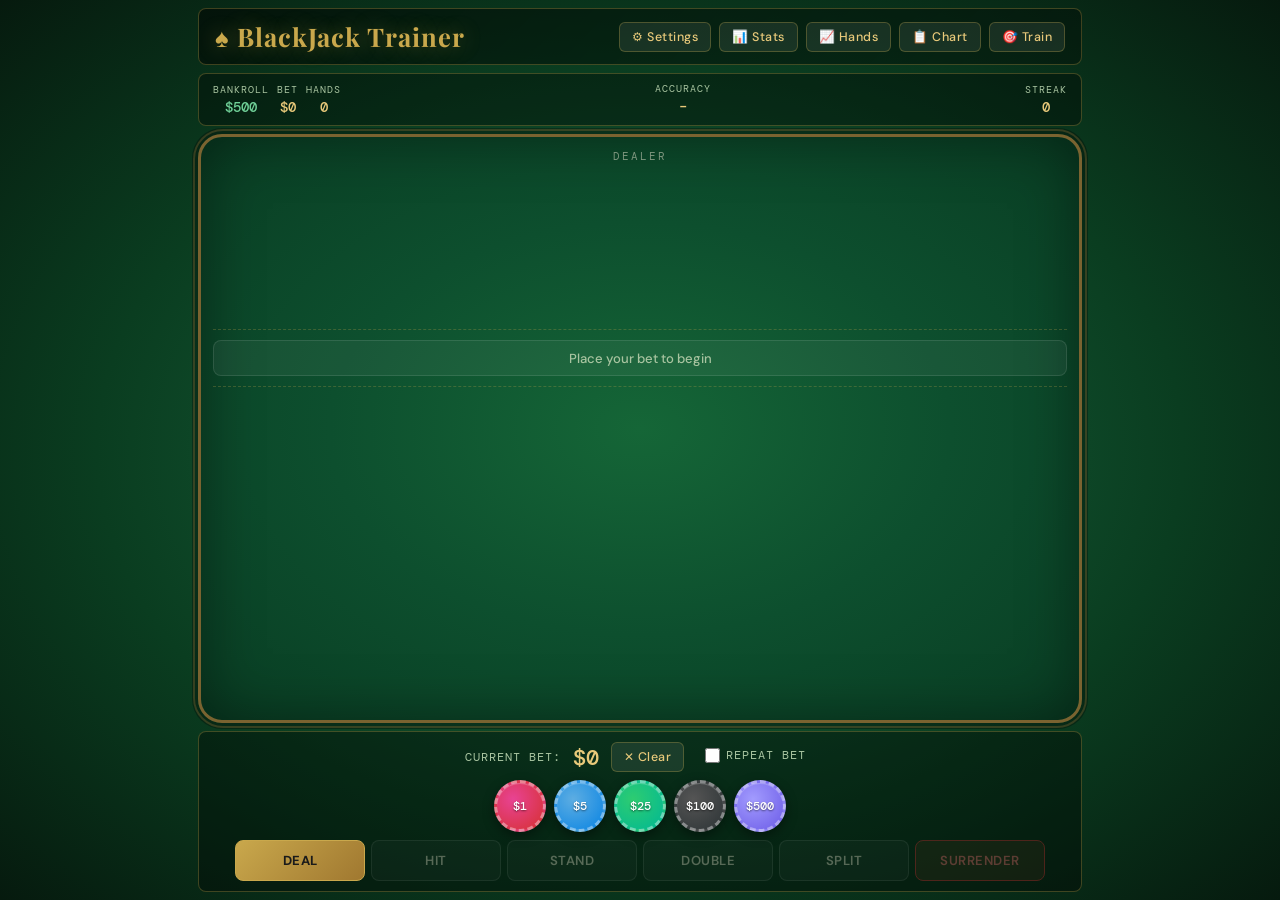
<file: blackjack-trainer.html>
<!DOCTYPE html>
<html lang="en">
<head>
<meta charset="UTF-8">
<meta name="viewport" content="width=device-width, initial-scale=1.0, maximum-scale=1.0, user-scalable=no">
<meta name="theme-color" content="#0a3d20">
<meta name="apple-mobile-web-app-capable" content="yes">
<meta name="apple-mobile-web-app-status-bar-style" content="black-translucent">
<meta name="apple-mobile-web-app-title" content="BJ Trainer">
<meta name="description" content="Blackjack basic strategy trainer with statistics and training mode">
<link rel="apple-touch-icon" href="data:image/svg+xml,%3Csvg xmlns='http://www.w3.org/2000/svg' viewBox='0 0 192 192'%3E%3Crect width='192' height='192' rx='32' fill='%230a3d20'/%3E%3Crect x='8' y='8' width='176' height='176' rx='28' fill='none' stroke='%23c9a84c' stroke-width='4'/%3E%3Ctext x='96' y='120' font-family='serif' font-size='110' font-weight='900' text-anchor='middle' fill='%23c9a84c'%3E♠%3C/text%3E%3C/svg%3E">
<title>BlackJack Trainer Pro</title>
<style>
  @import url('https://fonts.googleapis.com/css2?family=Playfair+Display:wght@700;900&family=DM+Mono:wght@400;500&family=DM+Sans:wght@300;400;500;600&display=swap');

  :root {
    --felt: #0d4f2e;
    --felt-dark: #093d23;
    --felt-light: #156637;
    --gold: #c9a84c;
    --gold-light: #e8c97a;
    --gold-dim: #7a6330;
    --card-bg: #fefdf8;
    --card-border: #d4c9a8;
    --red: #c0392b;
    --black: #1a1a1a;
    --chip-red: #d63031;
    --chip-blue: #0984e3;
    --chip-green: #00b894;
    --chip-black: #2d3436;
    --chip-purple: #6c5ce7;
    --text-light: #f0ead6;
    --text-dim: #a8c4a0;
    --panel: rgba(0,0,0,0.35);
    --panel-border: rgba(201,168,76,0.3);
    --correct: #00b894;
    --wrong: #d63031;
    --warn: #fdcb6e;
    --radius: 8px;
    --shadow: 0 8px 32px rgba(0,0,0,0.5);
  }

  * { box-sizing: border-box; margin: 0; padding: 0; }

  body {
    background: radial-gradient(ellipse at center, #1a6b42 0%, #0a3d20 60%, #061a0e 100%);
    min-height: 100vh;
    font-family: 'DM Sans', sans-serif;
    color: var(--text-light);
    overflow-x: hidden;
  }

  /* ── LAYOUT ── */
  #app { display: flex; flex-direction: column; min-height: 100vh; max-width: 900px; margin: 0 auto; padding: 8px; }

  /* ── HEADER ── */
  header {
    display: flex; align-items: center; justify-content: space-between;
    padding: 10px 16px;
    background: linear-gradient(135deg, rgba(0,0,0,0.5), rgba(0,0,0,0.3));
    border: 1px solid var(--panel-border);
    border-radius: var(--radius);
    margin-bottom: 8px;
  }
  header h1 {
    font-family: 'Playfair Display', serif;
    font-size: clamp(1.1rem, 3vw, 1.6rem);
    color: var(--gold);
    letter-spacing: 1px;
    text-shadow: 0 0 20px rgba(201,168,76,0.4);
  }
  .header-actions { display: flex; gap: 8px; }
  .icon-btn {
    background: rgba(255,255,255,0.08);
    border: 1px solid var(--panel-border);
    color: var(--gold-light);
    padding: 6px 12px;
    border-radius: 6px;
    cursor: pointer;
    font-size: 0.78rem;
    font-family: 'DM Sans', sans-serif;
    font-weight: 500;
    transition: all 0.2s;
    letter-spacing: 0.5px;
  }
  .icon-btn:hover { background: rgba(201,168,76,0.15); border-color: var(--gold); }

  /* ── BANKROLL BAR ── */
  #bankroll-bar {
    display: flex; align-items: center; justify-content: space-between; flex-wrap: wrap; gap: 8px;
    padding: 8px 14px;
    background: var(--panel);
    border: 1px solid var(--panel-border);
    border-radius: var(--radius);
    margin-bottom: 8px;
    font-family: 'DM Mono', monospace;
    font-size: 0.82rem;
  }
  .stat-item { display: flex; flex-direction: column; align-items: center; gap: 2px; }
  .stat-label { color: var(--text-dim); font-size: 0.65rem; text-transform: uppercase; letter-spacing: 1px; }
  .stat-val { color: var(--gold-light); font-weight: 500; font-size: 0.9rem; }
  .stat-val.money { color: #6fcf97; }
  .accuracy-bar {
    flex: 1; min-width: 100px;
    height: 6px; background: rgba(255,255,255,0.1); border-radius: 3px; overflow: hidden;
    position: relative;
  }
  .accuracy-fill { height: 100%; border-radius: 3px; transition: width 0.5s ease; background: var(--correct); }

  /* ── TABLE AREA ── */
  #table {
    flex: 1;
    background: radial-gradient(ellipse, var(--felt-light) 0%, var(--felt) 50%, var(--felt-dark) 100%);
    border: 3px solid var(--gold-dim);
    border-radius: 24px;
    padding: 12px;
    position: relative;
    box-shadow: inset 0 0 60px rgba(0,0,0,0.4), 0 0 0 6px rgba(0,0,0,0.3);
    display: flex; flex-direction: column; gap: 8px;
    margin-bottom: 8px;
    min-height: 380px;
  }
  /* Decorative table edge */
  #table::before {
    content: ''; position: absolute; inset: -8px; border-radius: 30px;
    border: 2px solid var(--gold-dim); opacity: 0.4; pointer-events: none;
  }

  .hand-section { display: flex; flex-direction: column; align-items: center; gap: 6px; }
  .hand-label {
    font-size: 0.68rem; text-transform: uppercase; letter-spacing: 2px;
    color: rgba(240,234,214,0.5); font-family: 'DM Mono', monospace;
  }
  .hand-value {
    font-family: 'DM Mono', monospace;
    font-size: 1.1rem; font-weight: 500;
    color: var(--gold-light);
    min-height: 24px;
  }

  /* ── CARDS ── */
  .cards-row { display: flex; flex-wrap: wrap; justify-content: center; min-height: 120px; align-items: flex-start; }
  .card {
    width: 80px; height: 114px;
    background: var(--card-bg);
    border: 1px solid var(--card-border);
    border-radius: 9px;
    box-shadow: 3px 6px 16px rgba(0,0,0,0.55), inset 0 1px 0 rgba(255,255,255,0.8);
    display: flex; flex-direction: column; justify-content: space-between; padding: 5px 6px;
    font-family: 'Playfair Display', serif;
    font-size: 1.4rem; font-weight: 700;
    margin-left: -14px; position: relative;
    transition: transform 0.2s;
    flex-shrink: 0;
    user-select: none;
    animation: dealCard 0.3s ease-out;
  }
  .card:first-child { margin-left: 0; }
  .card:hover { transform: translateY(-5px); z-index: 10; }
  .card.red { color: var(--red); }
  .card.black { color: var(--black); }
  .card.face-down {
    background: repeating-linear-gradient(
      45deg, #1a4d8a, #1a4d8a 4px, #1560a0 4px, #1560a0 8px
    );
    border-color: #0d3060;
    color: transparent;
  }
  .card.face-down::after {
    content: ''; position: absolute; inset: 6px;
    border: 1px solid rgba(255,255,255,0.2); border-radius: 5px;
  }
  .card-corner { display: flex; flex-direction: column; align-items: flex-start; line-height: 1; }
  .card-corner.bottom { align-self: flex-end; transform: rotate(180deg); }
  .card-rank { font-size: 1.55rem; font-weight: 900; line-height: 1; }
  .card-suit { display: none; }
  .card-center { position: absolute; top: 50%; left: 50%; transform: translate(-50%,-50%); font-size: 2.2rem; }

  @keyframes dealCard {
    from { transform: translateY(-40px) scale(0.8); opacity: 0; }
    to { transform: translateY(0) scale(1); opacity: 1; }
  }

  /* ── DIVIDER ── */
  .table-divider {
    width: 100%; border: none;
    border-top: 1px dashed rgba(201,168,76,0.25);
    margin: 2px 0;
  }

  /* ── FEEDBACK BAR ── */
  #feedback-bar {
    min-height: 36px; display: flex; align-items: center; justify-content: center;
    text-align: center; padding: 4px 12px;
    border-radius: var(--radius);
    font-size: 0.82rem; font-weight: 500;
    transition: all 0.3s;
    background: transparent;
  }
  #feedback-bar.correct { background: rgba(0,184,148,0.2); border: 1px solid var(--correct); color: #55efc4; }
  #feedback-bar.wrong { background: rgba(214,99,49,0.2); border: 1px solid var(--wrong); color: #ff7675; }
  #feedback-bar.info { background: rgba(253,203,110,0.15); border: 1px solid var(--warn); color: var(--warn); }
  #feedback-bar.neutral { background: rgba(255,255,255,0.05); border: 1px solid rgba(255,255,255,0.1); color: var(--text-dim); }

  /* ── STRATEGY HINT ── */
  #strategy-hint {
    background: rgba(0,0,0,0.4);
    border: 1px solid var(--panel-border);
    border-radius: var(--radius);
    padding: 8px 12px;
    font-size: 0.75rem;
    display: none;
  }
  #strategy-hint.visible { display: block; }
  .hint-title { color: var(--gold); font-weight: 600; margin-bottom: 4px; font-size: 0.72rem; text-transform: uppercase; letter-spacing: 1px; }
  .hint-grid { display: flex; gap: 4px; flex-wrap: wrap; align-items: center; }
  .hint-cell {
    padding: 2px 6px; border-radius: 4px; font-family: 'DM Mono', monospace;
    font-size: 0.7rem; font-weight: 500;
  }
  .hint-cell.H { background: rgba(108,92,231,0.4); color: #a29bfe; }
  .hint-cell.S { background: rgba(0,184,148,0.4); color: #55efc4; }
  .hint-cell.D { background: rgba(253,203,110,0.4); color: #ffeaa7; }
  .hint-cell.P { background: rgba(9,132,227,0.4); color: #74b9ff; }
  .hint-cell.Ds { background: rgba(253,203,110,0.3); color: #fdcb6e; border: 1px solid #fdcb6e44; }
  .hint-cell.Rh { background: rgba(214,63,49,0.3); color: #ff7675; }
  .hint-cell.Rs { background: rgba(214,63,49,0.3); color: #ff7675; }
  .hint-cell.Rp { background: rgba(214,63,49,0.3); color: #ff7675; }
  .hint-cell.active { outline: 2px solid var(--gold); outline-offset: 1px; }
  .hint-legend { display: flex; gap: 8px; margin-top: 6px; flex-wrap: wrap; }
  .hint-key { display: flex; align-items: center; gap: 3px; font-size: 0.65rem; color: var(--text-dim); }

  /* ── ACTIONS ── */
  #action-area {
    display: flex; flex-direction: column; gap: 8px;
    padding: 10px;
    background: var(--panel);
    border: 1px solid var(--panel-border);
    border-radius: var(--radius);
  }

  /* Betting row */
  #bet-area { display: flex; flex-direction: column; gap: 8px; align-items: center; }
  .chips-row { display: flex; gap: 8px; justify-content: center; flex-wrap: wrap; }
  .chip {
    width: 52px; height: 52px; border-radius: 50%; cursor: pointer;
    display: flex; align-items: center; justify-content: center;
    font-family: 'DM Mono', monospace; font-weight: 500; font-size: 0.72rem;
    border: 3px dashed rgba(255,255,255,0.4);
    box-shadow: 0 4px 12px rgba(0,0,0,0.4), inset 0 1px 0 rgba(255,255,255,0.2);
    transition: all 0.15s; user-select: none; color: white;
    text-shadow: 0 1px 2px rgba(0,0,0,0.5);
  }
  .chip:hover { transform: translateY(-3px) scale(1.05); box-shadow: 0 8px 20px rgba(0,0,0,0.5); }
  .chip:active { transform: translateY(0) scale(0.97); }
  .chip.c1 { background: radial-gradient(circle at 35% 35%, #e84393, var(--chip-red)); }
  .chip.c5 { background: radial-gradient(circle at 35% 35%, #5dade2, var(--chip-blue)); }
  .chip.c25 { background: radial-gradient(circle at 35% 35%, #2ecc71, var(--chip-green)); }
  .chip.c100 { background: radial-gradient(circle at 35% 35%, #555, var(--chip-black)); }
  .chip.c500 { background: radial-gradient(circle at 35% 35%, #a29bfe, var(--chip-purple)); }

  .bet-display {
    display: flex; align-items: center; gap: 12px;
    font-family: 'DM Mono', monospace;
  }
  .bet-amount { font-size: 1.4rem; color: var(--gold-light); font-weight: 500; }
  .bet-label { font-size: 0.72rem; color: var(--text-dim); text-transform: uppercase; letter-spacing: 1px; }

  .repeat-bet-label {
    display: flex; align-items: center; gap: 6px;
    cursor: pointer; user-select: none;
    font-size: 0.75rem; color: var(--text-dim);
    padding: 4px 8px;
    border-radius: 6px;
    border: 1px solid transparent;
    transition: all 0.2s;
  }
  .repeat-bet-label:hover { color: var(--gold-light); border-color: var(--panel-border); background: rgba(255,255,255,0.05); }
  .repeat-bet-label input[type="checkbox"] {
    width: 15px; height: 15px; accent-color: var(--gold);
    cursor: pointer;
  }
  .repeat-bet-label.active { color: var(--gold-light); border-color: var(--gold-dim); background: rgba(201,168,76,0.1); }

  /* Play buttons */
  #play-buttons { display: flex; gap: 6px; flex-wrap: wrap; justify-content: center; }
  .play-btn {
    flex: 1; min-width: 70px; max-width: 130px;
    padding: 11px 8px;
    border: 1px solid rgba(255,255,255,0.2);
    border-radius: var(--radius);
    background: rgba(255,255,255,0.08);
    color: var(--text-light);
    font-family: 'DM Sans', sans-serif;
    font-size: 0.82rem; font-weight: 600;
    cursor: pointer; transition: all 0.15s;
    text-transform: uppercase; letter-spacing: 0.5px;
  }
  .play-btn:hover { background: rgba(255,255,255,0.15); transform: translateY(-1px); }
  .play-btn:active { transform: translateY(1px); }
  .play-btn:disabled { opacity: 0.35; cursor: not-allowed; transform: none; }
  .play-btn.primary { background: linear-gradient(135deg, #c9a84c, #a07830); border-color: var(--gold); color: #1a1a1a; font-weight: 700; }
  .play-btn.primary:hover { background: linear-gradient(135deg, #e8c97a, #c9a84c); }
  .play-btn.danger { background: rgba(214,99,49,0.2); border-color: var(--wrong); color: #ff7675; }
  .play-btn.danger:hover { background: rgba(214,99,49,0.35); }

  /* ── MODAL OVERLAYS ── */
  .modal-overlay {
    display: none; position: fixed; inset: 0;
    background: rgba(0,0,0,0.75); z-index: 1000;
    align-items: center; justify-content: center; padding: 16px;
  }
  .modal-overlay.open { display: flex; }
  .modal {
    background: linear-gradient(145deg, #0d3d22, #082813);
    border: 1px solid var(--gold-dim);
    border-radius: 16px;
    padding: 24px; max-width: 480px; width: 100%;
    max-height: 85vh; overflow-y: auto;
    box-shadow: 0 32px 80px rgba(0,0,0,0.8);
  }
  .modal h2 {
    font-family: 'Playfair Display', serif;
    color: var(--gold); margin-bottom: 20px;
    font-size: 1.3rem;
  }
  .form-group { margin-bottom: 14px; }
  label { display: block; font-size: 0.75rem; color: var(--text-dim); margin-bottom: 4px; text-transform: uppercase; letter-spacing: 1px; }
  select, input[type="number"] {
    width: 100%; padding: 8px 10px;
    background: rgba(0,0,0,0.4); border: 1px solid var(--panel-border);
    color: var(--text-light); border-radius: 6px;
    font-family: 'DM Mono', monospace; font-size: 0.85rem;
  }
  select option { background: #0d3d22; }
  .modal-actions { display: flex; gap: 8px; margin-top: 20px; }
  .modal-btn {
    flex: 1; padding: 10px; border-radius: 8px; cursor: pointer;
    font-family: 'DM Sans', sans-serif; font-weight: 600; font-size: 0.85rem;
    border: 1px solid transparent; transition: all 0.2s;
  }
  .modal-btn.primary { background: linear-gradient(135deg, var(--gold), #a07830); color: #1a1a1a; }
  .modal-btn.secondary { background: rgba(255,255,255,0.08); border-color: rgba(255,255,255,0.2); color: var(--text-light); }

  /* Stats modal */
  .stats-grid { display: grid; grid-template-columns: 1fr 1fr; gap: 10px; margin-bottom: 16px; }
  .stat-box {
    background: rgba(0,0,0,0.3); border: 1px solid var(--panel-border);
    border-radius: 8px; padding: 12px; text-align: center;
  }
  .stat-box .val { font-size: 1.6rem; font-family: 'DM Mono', monospace; color: var(--gold-light); font-weight: 500; }
  .stat-box .lbl { font-size: 0.68rem; color: var(--text-dim); text-transform: uppercase; letter-spacing: 1px; margin-top: 2px; }

  /* Wrong hands table */
  #wrong-hands-list { max-height: 200px; overflow-y: auto; }
  .wrong-hand-item {
    display: flex; justify-content: space-between; align-items: center;
    padding: 6px 10px; border-bottom: 1px solid rgba(255,255,255,0.06);
    font-size: 0.78rem; font-family: 'DM Mono', monospace;
  }
  .wrong-hand-item .count { color: var(--wrong); font-weight: 600; }

  /* ── RESULT SPLASH ── */
  #result-splash {
    display: none; position: fixed; inset: 0; z-index: 500;
    align-items: center; justify-content: center;
    pointer-events: none;
  }
  #result-splash.show { display: flex; }
  .splash-inner {
    font-family: 'Playfair Display', serif;
    font-size: clamp(2rem, 8vw, 3.5rem);
    font-weight: 900;
    text-align: center;
    animation: splashIn 0.4s ease-out forwards, splashOut 0.5s ease-in 1.5s forwards;
    text-shadow: 0 4px 24px rgba(0,0,0,0.8);
  }
  .splash-inner.win { color: var(--correct); }
  .splash-inner.lose { color: var(--wrong); }
  .splash-inner.push { color: var(--warn); }
  @keyframes splashIn { from { transform: scale(0.5) translateY(20px); opacity: 0; } to { transform: scale(1) translateY(0); opacity: 1; } }
  @keyframes splashOut { from { opacity: 1; } to { opacity: 0; transform: scale(1.1); } }

  /* ── TRAINING MODE BADGE ── */
  #training-badge {
    display: none; padding: 4px 12px;
    background: rgba(108,92,231,0.2); border: 1px solid rgba(108,92,231,0.5);
    border-radius: 20px; font-size: 0.72rem; color: #a29bfe;
    text-transform: uppercase; letter-spacing: 1px;
    animation: pulse 2s infinite;
  }
  #training-badge.active { display: inline-block; }
  @keyframes pulse { 0%,100% { opacity: 1; } 50% { opacity: 0.6; } }

  /* ── HAND HISTORY TABLE ── */
  .hh-table { border-collapse: collapse; width: 100%; font-family: 'DM Mono', monospace; font-size: 0.68rem; }
  .hh-table th {
    background: rgba(0,0,0,0.45); color: var(--gold-light);
    padding: 5px 6px; text-align: center; border: 1px solid rgba(255,255,255,0.08);
    font-size: 0.65rem; letter-spacing: 0.5px;
    position: sticky; top: 0; z-index: 1;
  }
  .hh-table th.row-header { background: rgba(0,0,0,0.55); color: var(--text-dim); text-align: right; min-width: 70px; }
  .hh-table td {
    padding: 4px 5px; text-align: center; border: 1px solid rgba(255,255,255,0.06);
    min-width: 52px; vertical-align: middle; line-height: 1.4;
  }
  .hh-table td.row-label {
    background: rgba(0,0,0,0.35); color: var(--text-dim);
    text-align: right; padding-right: 8px; white-space: nowrap; font-weight: 400;
    position: sticky; left: 0; z-index: 1;
  }
  .hh-table tr:hover td { filter: brightness(1.15); }
  .hh-cell-good  { background: rgba(0,184,148,0.22); }
  .hh-cell-mid   { background: rgba(253,203,110,0.18); }
  .hh-cell-bad   { background: rgba(214,63,49,0.22); }
  .hh-cell-empty { background: transparent; }
  .hh-correct  { color: #6ee7d0; font-weight: 600; }
  .hh-wrong    { color: #ff8a80; font-weight: 600; }
  .hh-pct      { color: var(--gold-light); font-size: 0.62rem; display: block; }
  .hh-swatch   { display:inline-block; width:12px; height:12px; border-radius:2px; vertical-align:middle; }

  /* ── STRATEGY TABLE ── */
  .st-tab {
    padding: 6px 14px; border-radius: 6px; cursor: pointer;
    font-family: 'DM Sans', sans-serif; font-size: 0.78rem; font-weight: 600;
    background: rgba(255,255,255,0.07); border: 1px solid var(--panel-border);
    color: var(--text-dim); transition: all 0.2s;
  }
  .st-tab.active { background: rgba(201,168,76,0.2); border-color: var(--gold); color: var(--gold-light); }
  .st-tab:hover { border-color: var(--gold-dim); color: var(--text-light); }

  .strategy-table { border-collapse: collapse; width: 100%; font-family: 'DM Mono', monospace; font-size: 0.72rem; }
  .strategy-table th {
    background: rgba(0,0,0,0.4); color: var(--gold-light);
    padding: 5px 6px; text-align: center; border: 1px solid rgba(255,255,255,0.08);
    font-size: 0.68rem; letter-spacing: 0.5px;
    position: sticky; top: 0; z-index: 1;
  }
  .strategy-table th.row-header { background: rgba(0,0,0,0.5); color: var(--text-dim); text-align: right; min-width: 60px; }
  .strategy-table td {
    padding: 4px 5px; text-align: center; border: 1px solid rgba(255,255,255,0.06);
    font-weight: 600;
  }
  .strategy-table tr:hover td { filter: brightness(1.2); }
  .strategy-table td.row-label {
    background: rgba(0,0,0,0.35); color: var(--text-dim);
    text-align: right; padding-right: 8px; white-space: nowrap;
    font-weight: 400;
  }
  .st-H { background: rgba(108,92,231,0.35); color: #b2acff; }
  .st-S { background: rgba(0,184,148,0.35); color: #6ee7d0; }
  .st-D { background: rgba(253,203,110,0.4); color: #ffe17a; }
  .st-Ds { background: rgba(253,160,70,0.35); color: #ffcb80; }
  .st-P { background: rgba(9,132,227,0.35); color: #74c7ff; }
  .st-Rh { background: rgba(214,63,49,0.35); color: #ff8a80; }
  .st-Rs { background: rgba(180,40,40,0.35); color: #ff6060; }
  .st-Rp { background: rgba(160,30,30,0.35); color: #ff5050; }

  /* ── SCROLLBAR ── */
  ::-webkit-scrollbar { width: 6px; }
  ::-webkit-scrollbar-track { background: rgba(0,0,0,0.2); }
  ::-webkit-scrollbar-thumb { background: var(--gold-dim); border-radius: 3px; }

  /* ── RESPONSIVE ── */
  @media (max-width: 480px) {
    .card { width: 62px; height: 88px; }
    .card-rank { font-size: 1.25rem; }
    .card-center { font-size: 1.7rem; }
    .chip { width: 46px; height: 46px; font-size: 0.65rem; }
    .play-btn { font-size: 0.75rem; padding: 9px 6px; }
    #table { min-height: 320px; }
  }
</style>
</head>
<body>

<div id="app">
  <!-- Header -->
  <header>
    <div style="display:flex;align-items:center;gap:10px">
      <h1>♠ BlackJack Trainer</h1>
      <span id="training-badge">🎯 Training Mode</span>
    </div>
    <div class="header-actions">
      <button class="icon-btn" onclick="openSettings()">⚙ Settings</button>
      <button class="icon-btn" onclick="openStats()">📊 Stats</button>
      <button class="icon-btn" onclick="openHandHistory()">📈 Hands</button>
      <button class="icon-btn" onclick="openStrategyTable()">📋 Chart</button>
      <button class="icon-btn" onclick="toggleTraining()">🎯 Train</button>
    </div>
  </header>

  <!-- Bankroll Bar -->
  <div id="bankroll-bar">
    <div class="stat-item">
      <span class="stat-label">Bankroll</span>
      <span class="stat-val money" id="display-bankroll">$500</span>
    </div>
    <div class="stat-item">
      <span class="stat-label">Bet</span>
      <span class="stat-val" id="display-bet">$0</span>
    </div>
    <div class="stat-item">
      <span class="stat-label">Hands</span>
      <span class="stat-val" id="display-hands">0</span>
    </div>
    <div class="stat-item" style="flex:1;min-width:80px">
      <span class="stat-label">Accuracy</span>
      <span class="stat-val" id="display-accuracy">–</span>
      <div class="accuracy-bar"><div class="accuracy-fill" id="accuracy-fill" style="width:0%"></div></div>
    </div>
    <div class="stat-item">
      <span class="stat-label">Streak</span>
      <span class="stat-val" id="display-streak">0</span>
    </div>
  </div>

  <!-- Main Table -->
  <div id="table">
    <!-- Dealer -->
    <div class="hand-section">
      <span class="hand-label">Dealer</span>
      <div class="cards-row" id="dealer-cards"></div>
      <div class="hand-value" id="dealer-value"></div>
    </div>

    <hr class="table-divider">

    <!-- Feedback -->
    <div id="feedback-bar" class="neutral">Place your bet to begin</div>

    <!-- Strategy Hint -->
    <div id="strategy-hint">
      <div class="hint-title">Basic Strategy — Your Hand vs Dealer Up-Card</div>
      <div class="hint-grid" id="hint-grid"></div>
      <div class="hint-legend">
        <span class="hint-key"><span class="hint-cell H">H</span>Hit</span>
        <span class="hint-key"><span class="hint-cell S">S</span>Stand</span>
        <span class="hint-key"><span class="hint-cell D">D</span>Double</span>
        <span class="hint-key"><span class="hint-cell P">P</span>Split</span>
        <span class="hint-key"><span class="hint-cell Ds">Ds</span>Dbl/Stand</span>
        <span class="hint-key"><span class="hint-cell Rh">Rh</span>Surrender/Hit</span>
      </div>
    </div>

    <hr class="table-divider">

    <!-- Player -->
    <div class="hand-section" style="gap:4px">
      <div class="hand-value" id="player-value"></div>
      <div class="cards-row" id="player-cards"></div>
    </div>
  </div>

  <!-- Action Area -->
  <div id="action-area">
    <!-- Betting -->
    <div id="bet-area">
      <div class="bet-display">
        <span class="bet-label">Current Bet:</span>
        <span class="bet-amount" id="bet-display">$0</span>
        <button class="icon-btn" onclick="clearBet()" id="btn-clear-bet">✕ Clear</button>
        <label class="repeat-bet-label">
          <input type="checkbox" id="chk-repeat-bet" onchange="toggleRepeatBet(this.checked)">
          <span>Repeat bet</span>
        </label>
      </div>
      <div class="chips-row">
        <div class="chip c1" onclick="addBet(1)">$1</div>
        <div class="chip c5" onclick="addBet(5)">$5</div>
        <div class="chip c25" onclick="addBet(25)">$25</div>
        <div class="chip c100" onclick="addBet(100)">$100</div>
        <div class="chip c500" onclick="addBet(500)">$500</div>
      </div>
    </div>

    <!-- Play Buttons -->
    <div id="play-buttons">
      <button class="play-btn primary" id="btn-deal" onclick="dealHand()">Deal</button>
      <button class="play-btn" id="btn-hit" onclick="playerHit()" disabled>Hit</button>
      <button class="play-btn" id="btn-stand" onclick="playerStand()" disabled>Stand</button>
      <button class="play-btn" id="btn-double" onclick="playerDouble()" disabled>Double</button>
      <button class="play-btn" id="btn-split" onclick="playerSplit()" disabled>Split</button>
      <button class="play-btn danger" id="btn-surrender" onclick="playerSurrender()" disabled>Surrender</button>
    </div>
  </div>
</div>

<!-- Hand History Modal -->
<div class="modal-overlay" id="hand-history-modal">
  <div class="modal" style="max-width:820px;width:100%">
    <div style="display:flex;justify-content:space-between;align-items:center;margin-bottom:12px;flex-wrap:wrap;gap:8px">
      <h2 style="margin-bottom:0">Hand Performance</h2>
      <div style="display:flex;gap:8px">
        <button class="modal-btn secondary" style="flex:none;padding:6px 14px;font-size:0.8rem" onclick="clearHandHistory()">🗑 Clear Stats</button>
        <button class="modal-btn secondary" style="flex:none;padding:6px 14px;font-size:0.8rem" onclick="closeHandHistory()">✕ Close</button>
      </div>
    </div>
    <div style="font-size:0.72rem;color:var(--text-dim);margin-bottom:12px">
      Shows correct ✓ / wrong ✗ counts for every hand vs dealer up-card combination you've played. Cells with no plays are blank.
    </div>
    <!-- Tab buttons -->
    <div style="display:flex;gap:6px;margin-bottom:12px">
      <button class="st-tab active" id="hh-tab-hard" onclick="showHHTab('hard')">Hard Totals</button>
      <button class="st-tab" id="hh-tab-soft" onclick="showHHTab('soft')">Soft Totals</button>
      <button class="st-tab" id="hh-tab-pairs" onclick="showHHTab('pairs')">Pairs</button>
    </div>
    <div id="hh-table-wrap" style="overflow-x:auto"></div>
    <!-- Legend -->
    <div style="display:flex;gap:16px;flex-wrap:wrap;margin-top:12px;font-size:0.72rem">
      <span style="color:#6ee7d0">✓ = correct plays</span>
      <span style="color:#ff8a80">✗ = wrong plays</span>
      <span style="color:var(--gold-light)">% = accuracy for that cell</span>
      <span style="display:flex;align-items:center;gap:4px"><span class="hh-swatch" style="background:rgba(0,184,148,0.5)"></span>≥80% accurate</span>
      <span style="display:flex;align-items:center;gap:4px"><span class="hh-swatch" style="background:rgba(253,203,110,0.35)"></span>50–79%</span>
      <span style="display:flex;align-items:center;gap:4px"><span class="hh-swatch" style="background:rgba(214,63,49,0.35)"></span>&lt;50%</span>
    </div>
  </div>
</div>

<!-- Strategy Table Modal -->
<div class="modal-overlay" id="strategy-table-modal">
  <div class="modal" style="max-width:780px;width:100%">
    <div style="display:flex;justify-content:space-between;align-items:center;margin-bottom:16px">
      <h2 style="margin-bottom:0">Basic Strategy Chart</h2>
      <button class="modal-btn secondary" style="flex:none;padding:6px 14px;font-size:0.8rem" onclick="closeStrategyTable()">✕ Close</button>
    </div>
    <div style="font-size:0.72rem;color:var(--text-dim);margin-bottom:14px" id="st-config-note"></div>
    <!-- Tab buttons -->
    <div style="display:flex;gap:6px;margin-bottom:14px" id="st-tabs">
      <button class="st-tab active" onclick="showSTTab('hard')">Hard Totals</button>
      <button class="st-tab" onclick="showSTTab('soft')">Soft Totals</button>
      <button class="st-tab" onclick="showSTTab('pairs')">Pairs</button>
    </div>
    <!-- Table container -->
    <div id="st-table-wrap" style="overflow-x:auto"></div>
    <!-- Legend -->
    <div style="display:flex;gap:10px;flex-wrap:wrap;margin-top:14px">
      <span class="hint-key"><span class="hint-cell H" style="padding:3px 8px">H</span> Hit</span>
      <span class="hint-key"><span class="hint-cell S" style="padding:3px 8px">S</span> Stand</span>
      <span class="hint-key"><span class="hint-cell D" style="padding:3px 8px">D</span> Double (else Hit)</span>
      <span class="hint-key"><span class="hint-cell Ds" style="padding:3px 8px">Ds</span> Double (else Stand)</span>
      <span class="hint-key"><span class="hint-cell P" style="padding:3px 8px">P</span> Split</span>
      <span class="hint-key"><span class="hint-cell Rh" style="padding:3px 8px">Rh</span> Surrender (else Hit)</span>
      <span class="hint-key"><span class="hint-cell Rs" style="padding:3px 8px">Rs</span> Surrender (else Stand)</span>
    </div>
  </div>
</div>

<!-- Result Splash -->
<div id="result-splash"><div class="splash-inner" id="splash-text"></div></div>

<!-- Settings Modal -->
<div class="modal-overlay" id="settings-modal">
  <div class="modal">
    <h2>Game Settings</h2>
    <div class="form-group">
      <label>Number of Decks</label>
      <select id="set-decks">
        <option value="1">1 Deck</option>
        <option value="2">2 Decks</option>
        <option value="4">4 Decks</option>
        <option value="6" selected>6 Decks</option>
        <option value="8">8 Decks</option>
      </select>
    </div>
    <div class="form-group">
      <label>Dealer Stands On</label>
      <select id="set-dealer-stand">
        <option value="s17" selected>Soft 17 (S17)</option>
        <option value="h17">Hard 17 / All 17s (H17)</option>
      </select>
    </div>
    <div class="form-group">
      <label>Blackjack Payout</label>
      <select id="set-bj-payout">
        <option value="1.5" selected>3:2 (Standard)</option>
        <option value="1.2">6:5</option>
        <option value="1">1:1 (Even Money)</option>
      </select>
    </div>
    <div class="form-group">
      <label>Double Down Allowed</label>
      <select id="set-double">
        <option value="any" selected>Any Two Cards</option>
        <option value="9-11">9, 10, or 11 Only</option>
        <option value="10-11">10 or 11 Only</option>
      </select>
    </div>
    <div class="form-group">
      <label>Double After Split</label>
      <select id="set-das">
        <option value="yes" selected>Allowed (DAS)</option>
        <option value="no">Not Allowed (NDAS)</option>
      </select>
    </div>
    <div class="form-group">
      <label>Resplitting Aces</label>
      <select id="set-rsa">
        <option value="no" selected>Not Allowed</option>
        <option value="yes">Allowed</option>
      </select>
    </div>
    <div class="form-group">
      <label>Late Surrender</label>
      <select id="set-surrender">
        <option value="yes" selected>Allowed</option>
        <option value="no">Not Allowed</option>
      </select>
    </div>
    <div class="form-group">
      <label>Starting Bankroll ($)</label>
      <input type="number" id="set-bankroll" value="500" min="10" step="10">
    </div>
    <div class="form-group">
      <label>Min / Max Bet ($)</label>
      <div style="display:flex;gap:8px">
        <input type="number" id="set-minbet" value="5" min="1">
        <input type="number" id="set-maxbet" value="500" min="1">
      </div>
    </div>
    <div class="form-group" id="training-mix-group">
      <label>Training Mix Rate: <span id="mix-rate-display" style="color:var(--gold-light);font-weight:600">50%</span></label>
      <input type="range" id="set-mix-rate" min="10" max="100" step="10" value="50"
        oninput="document.getElementById('mix-rate-display').textContent=this.value+'%'"
        style="width:100%;accent-color:var(--gold);cursor:pointer;margin-top:4px">
      <div style="display:flex;justify-content:space-between;font-size:0.65rem;color:var(--text-dim);margin-top:2px">
        <span>10% — Mostly random</span>
        <span>100% — Only missed hands</span>
      </div>
      <div style="font-size:0.68rem;color:var(--text-dim);margin-top:4px;line-height:1.5">
        In Training Mode, missed hands are drawn by weighted probability — worse accuracy = higher chance. This slider controls what fraction of deals pull from that weighted pool vs. pure random play.
      </div>
    </div>
    <div class="modal-actions">
      <button class="modal-btn secondary" onclick="closeSettings()">Cancel</button>
      <button class="modal-btn primary" onclick="saveSettings()">Save & Reset</button>
    </div>
  </div>
</div>

<!-- Stats Modal -->
<div class="modal-overlay" id="stats-modal">
  <div class="modal">
    <h2>Your Statistics</h2>
    <div class="stats-grid">
      <div class="stat-box"><div class="val" id="st-hands">0</div><div class="lbl">Hands Played</div></div>
      <div class="stat-box"><div class="val" id="st-correct">0</div><div class="lbl">Correct Plays</div></div>
      <div class="stat-box"><div class="val" id="st-accuracy">–</div><div class="lbl">Accuracy</div></div>
      <div class="stat-box"><div class="val" id="st-streak">0</div><div class="lbl">Best Streak</div></div>
      <div class="stat-box"><div class="val" id="st-won">$0</div><div class="lbl">Net Profit</div></div>
      <div class="stat-box"><div class="val" id="st-bankroll">$500</div><div class="lbl">Bankroll</div></div>
    </div>
    <div style="margin-bottom:8px;font-size:0.75rem;color:var(--text-dim);text-transform:uppercase;letter-spacing:1px">
      Most Missed Hands (last 50)
    </div>
    <div id="wrong-hands-list"></div>
    <div class="modal-actions">
      <button class="modal-btn secondary" onclick="resetStats()">Reset Stats</button>
      <button class="modal-btn primary" onclick="closeStats()">Close</button>
    </div>
  </div>
</div>

<script>
// ═══════════════════════════════════════════════════════════════════════
// BASIC STRATEGY TABLES
// Keys: player total / hand type, columns: dealer 2–A
// Actions: H=hit, S=stand, D=double(else hit), Ds=double(else stand),
//          P=split, Rh=surrender(else hit), Rs=surrender(else stand)
// ═══════════════════════════════════════════════════════════════════════

const HARD_STRATEGY = {
  //          2     3     4     5     6     7     8     9     10    A
  5:  ['H','H','H','H','H','H','H','H','H','H'],
  6:  ['H','H','H','H','H','H','H','H','H','H'],
  7:  ['H','H','H','H','H','H','H','H','H','H'],
  8:  ['H','H','H','H','H','H','H','H','H','H'],
  9:  ['H','D','D','D','D','H','H','H','H','H'],
  10: ['D','D','D','D','D','D','D','D','H','H'],
  11: ['D','D','D','D','D','D','D','D','D','H'],
  12: ['H','H','S','S','S','H','H','H','H','H'],
  13: ['S','S','S','S','S','H','H','H','H','H'],
  14: ['S','S','S','S','S','H','H','H','H','H'],
  15: ['S','S','S','S','S','H','H','H','Rh','Rh'],
  16: ['S','S','S','S','S','H','H','Rh','Rh','Rh'],
  17: ['S','S','S','S','S','S','S','S','S','Rs'],
  18: ['S','S','S','S','S','S','S','S','S','S'],
  19: ['S','S','S','S','S','S','S','S','S','S'],
  20: ['S','S','S','S','S','S','S','S','S','S'],
  21: ['S','S','S','S','S','S','S','S','S','S'],
};

const SOFT_STRATEGY = {
  // Soft hands (A + n)
  //          2     3     4     5     6     7     8     9     10    A
  13: ['H','H','H','D','D','H','H','H','H','H'],   // A,2
  14: ['H','H','H','D','D','H','H','H','H','H'],   // A,3
  15: ['H','H','D','D','D','H','H','H','H','H'],   // A,4
  16: ['H','H','D','D','D','H','H','H','H','H'],   // A,5
  17: ['H','D','D','D','D','H','H','H','H','H'],   // A,6
  18: ['Ds','Ds','Ds','Ds','Ds','S','S','H','H','H'],// A,7
  19: ['S','S','S','S','Ds','S','S','S','S','S'],  // A,8
  20: ['S','S','S','S','S','S','S','S','S','S'],   // A,9
};

const PAIR_STRATEGY = {
  // Pairs (PP = pair value)
  //          2     3     4     5     6     7     8     9     10    A
  2:  ['P','P','P','P','P','P','H','H','H','H'],
  3:  ['P','P','P','P','P','P','H','H','H','H'],
  4:  ['H','H','H','P','P','H','H','H','H','H'],
  5:  ['D','D','D','D','D','D','D','D','H','H'],  // Pair of 5s = treat as 10
  6:  ['P','P','P','P','P','H','H','H','H','H'],
  7:  ['P','P','P','P','P','P','H','H','H','H'],
  8:  ['P','P','P','P','P','P','P','P','P','Rp'],
  9:  ['P','P','P','P','P','S','P','P','S','S'],
  10: ['S','S','S','S','S','S','S','S','S','S'],
  11: ['P','P','P','P','P','P','P','P','P','P'],  // Pair of Aces
};

const DEALER_COLS = [2,3,4,5,6,7,8,9,10,'A'];

function getBestAction(playerHand, dealerUp, settings) {
  const dealerIdx = dealerUp === 11 ? 9 : dealerUp - 2;
  const cards = playerHand.cards;
  const isPair = cards.length === 2 && cardValue(cards[0]) === cardValue(cards[1]);
  const isSoft = handIsSoft(cards);
  const total = handTotal(cards);

  // Surrender check first
  if (settings.surrender === 'yes' && cards.length === 2) {
    if (!isPair || cardValue(cards[0]) === 8) { // can't surrender splits here in simplified
      if (total === 16 && !isSoft && [9,10,11].includes(dealerUp)) {
        return dealerUp === 9 ? 'Rh' : 'Rh';
      }
      if (total === 15 && !isSoft && [10,11].includes(dealerUp)) return 'Rh';
      if (total === 17 && !isSoft && dealerUp === 11) return 'Rs';
    }
  }

  // Pairs
  if (isPair && cards.length === 2) {
    const pv = cardValue(cards[0]);
    const pRow = PAIR_STRATEGY[pv];
    if (pRow) {
      let action = pRow[dealerIdx];
      if (action === 'P') return 'P';
      // Fall through to hard/soft if not split
    }
    // Pair of 5s treated as hard 10
    if (pv === 5) return HARD_STRATEGY[10][dealerIdx];
    if (pv === 10) return HARD_STRATEGY[20][dealerIdx];
  }

  // Soft hands
  if (isSoft && total <= 20) {
    const softKey = total <= 12 ? 12 : total;
    const row = SOFT_STRATEGY[softKey] || SOFT_STRATEGY[20];
    let action = row ? row[dealerIdx] : 'S';
    // Double-down restrictions
    if ((action === 'D' || action === 'Ds') && !canDouble(playerHand, settings)) {
      action = action === 'Ds' ? 'S' : 'H';
    }
    return action;
  }

  // Hard totals
  const hardKey = Math.min(Math.max(total, 5), 21);
  const row = HARD_STRATEGY[hardKey] || HARD_STRATEGY[21];
  let action = row[dealerIdx];
  if ((action === 'D' || action === 'Ds') && !canDouble(playerHand, settings)) {
    action = 'H';
  }
  return action;
}

function canDouble(hand, settings) {
  if (hand.cards.length !== 2) return false;
  const t = handTotal(hand.cards);
  if (settings.double === 'any') return true;
  if (settings.double === '9-11') return t >= 9 && t <= 11;
  if (settings.double === '10-11') return t >= 10 && t <= 11;
  return false;
}

// ═══════════════════════════════════════════════════════════════════════
// CARD / DECK UTILITIES
// ═══════════════════════════════════════════════════════════════════════

const SUITS = ['♠','♥','♦','♣'];
const RANKS = ['A','2','3','4','5','6','7','8','9','10','J','Q','K'];
const RED_SUITS = ['♥','♦'];

function cardValue(card) {
  if (!card) return 0;
  if (card.rank === 'A') return 11;
  if (['10','J','Q','K'].includes(card.rank)) return 10;
  return parseInt(card.rank);
}

function cardNumericForStrategy(card) {
  if (!card) return 0;
  if (card.rank === 'A') return 11;
  if (['J','Q','K'].includes(card.rank)) return 10;
  return parseInt(card.rank);
}

function handTotal(cards) {
  let total = 0, aces = 0;
  for (const c of cards) {
    if (c.faceDown) continue;
    const v = cardValue(c);
    total += v;
    if (c.rank === 'A') aces++;
  }
  while (total > 21 && aces > 0) { total -= 10; aces--; }
  return total;
}

function handIsSoft(cards) {
  let total = 0, aces = 0;
  for (const c of cards) {
    if (c.faceDown) continue;
    const v = cardValue(c);
    total += v;
    if (c.rank === 'A') aces++;
  }
  return aces > 0 && total <= 21 && (total - 10) >= 0;
}

function createDeck(numDecks) {
  const deck = [];
  for (let d = 0; d < numDecks; d++) {
    for (const suit of SUITS) {
      for (const rank of RANKS) {
        deck.push({ suit, rank });
      }
    }
  }
  return shuffle(deck);
}

function shuffle(arr) {
  for (let i = arr.length - 1; i > 0; i--) {
    const j = Math.floor(Math.random() * (i + 1));
    [arr[i], arr[j]] = [arr[j], arr[i]];
  }
  return arr;
}

// ═══════════════════════════════════════════════════════════════════════
// GAME STATE
// ═══════════════════════════════════════════════════════════════════════

let G = {
  settings: {
    decks: 6, dealerStand: 's17', bjPayout: 1.5,
    double: 'any', das: 'yes', rsa: 'no', surrender: 'yes',
    minBet: 5, maxBet: 500,
    trainingMixRate: 50  // % of hands that are weighted-wrong-hand drills (0–100)
  },
  bankroll: 500,
  startBankroll: 500,
  currentBet: 0,
  lastBet: 0,
  repeatBet: false,
  deck: [],
  dealerHand: { cards: [] },
  playerHands: [{ cards: [], bet: 0, done: false }],
  activeHandIdx: 0,
  phase: 'betting', // betting | playing | done
  stats: {
    hands: 0, correct: 0, wrong: 0, bestStreak: 0,
    streak: 0, netProfit: 0,
    wrongHands: {}, // key -> count
    correctHands: {}, // key -> count
    trainingQueue: [] // hands to repeat
  },
  trainingMode: false,
  decisionsMadeThisHand: 0,
  decisionsCorrectThisHand: 0
};

function saveGame() {
  try {
    localStorage.setItem('bjt_g', JSON.stringify({
      settings: G.settings,
      bankroll: G.bankroll,
      startBankroll: G.startBankroll,
      stats: G.stats,
      trainingMode: G.trainingMode,
      lastBet: G.lastBet,
      repeatBet: G.repeatBet
    }));
  } catch(e) {}
}

function loadGame() {
  try {
    const raw = localStorage.getItem('bjt_g');
    if (!raw) return;
    const saved = JSON.parse(raw);
    G.settings = { ...G.settings, ...saved.settings };
    G.bankroll = saved.bankroll || 500;
    G.startBankroll = saved.startBankroll || 500;
    G.stats = { hands:0, correct:0, wrong:0, bestStreak:0, streak:0, netProfit:0, wrongHands:{}, correctHands:{}, trainingQueue:[], ...saved.stats };
    G.trainingMode = saved.trainingMode || false;
    G.lastBet = saved.lastBet || 0;
    G.repeatBet = saved.repeatBet || false;
  } catch(e) {}
}

// ═══════════════════════════════════════════════════════════════════════
// CARD RENDERING
// ═══════════════════════════════════════════════════════════════════════

function renderCard(card) {
  const div = document.createElement('div');
  div.className = 'card';
  if (card.faceDown) {
    div.classList.add('face-down');
    return div;
  }
  const isRed = RED_SUITS.includes(card.suit);
  div.classList.add(isRed ? 'red' : 'black');
  div.innerHTML = `
    <div class="card-corner">
      <div class="card-rank">${card.rank}</div>
      <div class="card-suit">${card.suit}</div>
    </div>
    <div class="card-center">${card.suit}</div>
    <div class="card-corner bottom">
      <div class="card-rank">${card.rank}</div>
      <div class="card-suit">${card.suit}</div>
    </div>
  `;
  return div;
}

function renderHands() {
  // Dealer
  const dc = document.getElementById('dealer-cards');
  dc.innerHTML = '';
  for (const c of G.dealerHand.cards) dc.appendChild(renderCard(c));
  const dVisible = G.dealerHand.cards.filter(c => !c.faceDown);
  const dTotal = handTotal(dVisible);
  const dIsSoft = handIsSoft(dVisible);
  document.getElementById('dealer-value').textContent =
    G.phase !== 'done' && G.dealerHand.cards.some(c => c.faceDown) ?
    (dTotal > 0 ? dTotal + (dIsSoft ? ' soft' : '') : '') :
    (dTotal > 0 ? (dIsSoft && dTotal < 21 ? 'Soft ' : '') + dTotal : '');

  // Player
  const ph = G.playerHands[G.activeHandIdx];
  const pc = document.getElementById('player-cards');
  pc.innerHTML = '';
  if (ph) {
    for (const c of ph.cards) pc.appendChild(renderCard(c));
    const pTotal = handTotal(ph.cards);
    const pSoft = handIsSoft(ph.cards);
    document.getElementById('player-value').textContent =
      pTotal > 0 ? (pSoft && pTotal < 21 ? 'Soft ' : '') + pTotal : '';
  }
}

// ═══════════════════════════════════════════════════════════════════════
// BETTING
// ═══════════════════════════════════════════════════════════════════════

function addBet(amount) {
  if (G.phase !== 'betting') return;
  if (G.currentBet + amount > G.bankroll) amount = G.bankroll - G.currentBet;
  if (amount <= 0) return;
  if (G.currentBet + amount > G.settings.maxBet) {
    amount = G.settings.maxBet - G.currentBet;
    if (amount <= 0) return;
  }
  G.currentBet += amount;
  document.getElementById('bet-display').textContent = '$' + G.currentBet;
  document.getElementById('display-bet').textContent = '$' + G.currentBet;
}

function clearBet() {
  if (G.phase !== 'betting') return;
  G.currentBet = 0;
  document.getElementById('bet-display').textContent = '$0';
  document.getElementById('display-bet').textContent = '$0';
}

// ═══════════════════════════════════════════════════════════════════════
// DEAL
// ═══════════════════════════════════════════════════════════════════════

function dealHand() {
  if (G.phase !== 'betting') { newHand(); return; }
  if (G.currentBet < G.settings.minBet) {
    setFeedback(`Minimum bet is $${G.settings.minBet}`, 'info');
    return;
  }

  // Shuffle if needed
  if (G.deck.length < 52) G.deck = createDeck(G.settings.decks);

  G.bankroll -= G.currentBet;
  G.lastBet = G.currentBet;
  G.playerHands = [{ cards: [], bet: G.currentBet, done: false }];
  G.dealerHand = { cards: [] };
  G.activeHandIdx = 0;
  G.decisionsMadeThisHand = 0;
  G.decisionsCorrectThisHand = 0;
  G.phase = 'playing';

  // Training mode: weighted-probability draw from missed hands
  if (G.trainingMode) {
    const mixRate = (G.settings.trainingMixRate || 50) / 100;
    const useTrainingHand = Math.random() < mixRate && hasTrainingCandidates();
    if (useTrainingHand) {
      const handKey = pickWeightedTrainingHand();
      injectTrainingHand(handKey);
    } else {
      dealNormally();
    }
  } else {
    dealNormally();
  }

  updateButtons();
  renderHands();
  checkBlackjack();
  showStrategyHint();
  updateStatsBar();
  document.getElementById('display-bet').textContent = '$' + G.currentBet;
}

function dealNormally() {
  G.playerHands[0].cards.push(G.deck.pop());
  G.dealerHand.cards.push(G.deck.pop());
  G.playerHands[0].cards.push(G.deck.pop());
  G.dealerHand.cards.push({ ...G.deck.pop(), faceDown: true });
}

function hasTrainingCandidates() {
  // Any hand key that has been played wrong at least once
  return Object.keys(G.stats.wrongHands).some(k => (G.stats.wrongHands[k] || 0) > 0);
}

function pickWeightedTrainingHand() {
  // Build weight list: weight = wrong / (wrong + correct) * wrong^0.7
  // So hands played wrong more often AND with lower accuracy rank highest.
  const candidates = [];
  const allKeys = new Set([
    ...Object.keys(G.stats.wrongHands),
    ...Object.keys(G.stats.correctHands)
  ]);
  allKeys.forEach(key => {
    const w = G.stats.wrongHands[key] || 0;
    const c = G.stats.correctHands[key] || 0;
    if (w === 0) return; // Only drill hands that have been missed
    const total = w + c;
    const errorRate = w / total;
    const weight = errorRate * Math.pow(w, 0.7); // scale by miss volume too
    if (weight > 0) candidates.push({ key, weight });
  });

  if (candidates.length === 0) return null;

  // Weighted random pick
  const totalWeight = candidates.reduce((s, c) => s + c.weight, 0);
  let r = Math.random() * totalWeight;
  for (const c of candidates) {
    r -= c.weight;
    if (r <= 0) return c.key;
  }
  return candidates[candidates.length - 1].key;
}

function injectTrainingHand(key) {
  if (!key) { dealNormally(); return; }

  // Parse key: e.g. "hard16_vs10", "soft18_vsA", "pair8_vs9"
  const match = key.match(/^(hard|soft|pair)(\d+)_vs(\d+|A)$/);
  if (!match) { dealNormally(); return; }

  const [, type, totalStr, dealerStr] = match;
  const targetTotal = parseInt(totalStr);
  const dealerUp = dealerStr === 'A' ? 11 : parseInt(dealerStr);

  // Build a fresh shuffled deck to pull specific cards from
  const pool = shuffle([...G.deck]);

  const getCard = (rank) => {
    const idx = pool.findIndex(c => {
      if (rank === 10) return ['10','J','Q','K'].includes(c.rank);
      if (rank === 11) return c.rank === 'A';
      return c.rank === String(rank);
    });
    if (idx === -1) return null;
    return pool.splice(idx, 1)[0];
  };

  let p1 = null, p2 = null, d1 = null, d2 = null;

  if (type === 'pair') {
    const pairVal = targetTotal; // stored as card value (2–11)
    const rank = pairVal === 11 ? 11 : pairVal === 10 ? 10 : pairVal;
    p1 = getCard(rank);
    p2 = getCard(rank);
  } else if (type === 'soft') {
    // soft N = Ace + (N-11)
    const otherVal = targetTotal - 11;
    p1 = getCard(11); // Ace
    p2 = getCard(otherVal <= 0 ? 2 : otherVal);
  } else {
    // hard N — use two cards that sum to targetTotal
    // Pick a split that avoids pairs and avoids soft hands
    let v1 = Math.min(Math.floor(targetTotal / 2) + (targetTotal % 2), 10);
    let v2 = targetTotal - v1;
    // Avoid ace (would make soft)
    if (v1 === 11) { v1 = 10; v2 = targetTotal - 10; }
    if (v2 === 11) { v2 = 10; v1 = targetTotal - 10; }
    // Clamp
    v1 = Math.max(2, Math.min(10, v1));
    v2 = Math.max(2, Math.min(10, v2));
    p1 = getCard(v1);
    p2 = getCard(v2);
  }

  d1 = getCard(dealerUp);

  // Fallback to any card if a specific one not available
  const anyCard = () => pool.length > 0 ? pool.pop() : G.deck.pop();
  if (!p1) p1 = anyCard();
  if (!p2) p2 = anyCard();
  if (!d1) d1 = anyCard();
  d2 = anyCard();

  // Remove used cards from main deck to avoid duplicates this hand
  [p1, p2, d1, d2].forEach(card => {
    const idx = G.deck.findIndex(c => c.rank === card.rank && c.suit === card.suit);
    if (idx !== -1) G.deck.splice(idx, 1);
  });

  G.playerHands[0].cards.push(p1, p2);
  G.dealerHand.cards.push(d1, { ...d2, faceDown: true });
}

function checkBlackjack() {
  const ph = G.playerHands[0];
  const playerBJ = ph.cards.length === 2 && handTotal(ph.cards) === 21;
  const dealerBJ = G.dealerHand.cards.length === 2 &&
    handTotal([G.dealerHand.cards[0], { ...G.dealerHand.cards[1], faceDown: false }]) === 21;

  if (playerBJ || dealerBJ) {
    // Reveal dealer
    G.dealerHand.cards[1].faceDown = false;
    G.phase = 'done';
    updateButtons();
    renderHands();

    if (playerBJ && dealerBJ) {
      setFeedback('🤝 Push — Both Blackjack!', 'info');
      G.bankroll += G.currentBet;
      showSplash('Push', 'push');
    } else if (playerBJ) {
      const payout = Math.floor(G.currentBet * G.settings.bjPayout);
      G.bankroll += G.currentBet + payout;
      G.stats.netProfit += payout;
      setFeedback(`🃏 Blackjack! +$${payout}`, 'correct');
      showSplash('Blackjack!', 'win');
    } else {
      setFeedback('Dealer has Blackjack — You lose', 'wrong');
      G.stats.netProfit -= G.currentBet;
      showSplash('Dealer BJ', 'lose');
    }
    G.stats.hands++;
    finalizeHand();
  }
}

// ═══════════════════════════════════════════════════════════════════════
// PLAYER ACTIONS
// ═══════════════════════════════════════════════════════════════════════

function recordDecision(playerAction) {
  const ph = G.playerHands[G.activeHandIdx];
  const dealerUp = cardNumericForStrategy(G.dealerHand.cards[0]);
  const best = getBestAction(ph, dealerUp, G.settings);

  // Normalize: Rh/Rs → surrender (if surrender possible) or H/S
  const normalizeAction = (a) => {
    if (a === 'Rh' || a === 'Rs') {
      if (G.settings.surrender === 'yes' && ph.cards.length === 2) return 'surrender';
      return a === 'Rh' ? 'H' : 'S';
    }
    if (a === 'Ds') return canDouble(ph, G.settings) ? 'D' : 'S';
    return a;
  };

  const bestNorm = normalizeAction(best);
  const isCorrect = playerAction === bestNorm;
  G.decisionsMadeThisHand++;

  const handKey = handDescription(ph, dealerUp);
  if (isCorrect) {
    G.decisionsCorrectThisHand++;
    G.stats.correct++;
    G.stats.streak++;
    if (G.stats.streak > G.stats.bestStreak) G.stats.bestStreak = G.stats.streak;
    G.stats.correctHands[handKey] = (G.stats.correctHands[handKey] || 0) + 1;
    setFeedback(`✓ Correct! ${actionName(playerAction)} was the right play.`, 'correct');
  } else {
    G.stats.wrong++;
    G.stats.streak = 0;
    G.stats.wrongHands[handKey] = (G.stats.wrongHands[handKey] || 0) + 1;
    // Add to training queue
    if (!G.stats.trainingQueue.includes(handKey)) {
      G.stats.trainingQueue.push(handKey);
    }
    setFeedback(`✗ Wrong! You ${actionName(playerAction)}, but should ${actionName(bestNorm)}.`, 'wrong');
    // Reveal the hint row so player can see what was correct
    showStrategyHint(true);
  }
  updateStatsBar();
}

function handDescription(hand, dealerUp) {
  const cards = hand.cards.filter(c => !c.faceDown);
  const isPair = cards.length === 2 && cardValue(cards[0]) === cardValue(cards[1]);
  const isSoft = handIsSoft(cards);
  const total = handTotal(cards);
  const dealerStr = dealerUp === 11 ? 'A' : String(dealerUp);
  if (isPair) return `pair${cardValue(cards[0])}_vs${dealerStr}`;
  if (isSoft) return `soft${total}_vs${dealerStr}`;
  return `hard${total}_vs${dealerStr}`;
}

function actionName(a) {
  const names = { H:'Hit', S:'Stand', D:'Double Down', P:'Split', surrender:'Surrender', Rh:'Surrender(or Hit)', Rs:'Surrender(or Stand)' };
  return names[a] || a;
}

function playerHit() {
  if (G.phase !== 'playing') return;
  recordDecision('H');
  const ph = G.playerHands[G.activeHandIdx];
  ph.cards.push(G.deck.pop());
  renderHands();
  showStrategyHint();
  const total = handTotal(ph.cards);
  if (total >= 21) {
    if (total > 21) {
      setFeedback((handTotal(ph.cards) > 21 ? '💥 Bust! ' : '') + document.getElementById('feedback-bar').textContent, 'wrong');
    }
    advanceHand();
  } else {
    updateButtons();
  }
}

function playerStand() {
  if (G.phase !== 'playing') return;
  recordDecision('S');
  G.playerHands[G.activeHandIdx].done = true;
  advanceHand();
}

function playerDouble() {
  if (G.phase !== 'playing') return;
  const ph = G.playerHands[G.activeHandIdx];
  if (ph.cards.length !== 2) return;
  const extraBet = Math.min(ph.bet, G.bankroll);
  G.bankroll -= extraBet;
  ph.bet += extraBet;
  G.currentBet += extraBet;
  recordDecision('D');
  ph.cards.push(G.deck.pop());
  renderHands();
  ph.done = true;
  advanceHand();
}

function playerSplit() {
  if (G.phase !== 'playing') return;
  const ph = G.playerHands[G.activeHandIdx];
  if (ph.cards.length !== 2) return;
  if (cardValue(ph.cards[0]) !== cardValue(ph.cards[1])) return;
  if (G.bankroll < ph.bet) { setFeedback('Not enough bankroll to split', 'info'); return; }

  recordDecision('P');
  G.bankroll -= ph.bet;

  const card2 = ph.cards.pop();
  const newHand = { cards: [card2], bet: ph.bet, done: false };
  ph.cards.push(G.deck.pop());
  newHand.cards.push(G.deck.pop());

  G.playerHands.splice(G.activeHandIdx + 1, 0, newHand);

  // Aces: only one card each
  if (ph.cards[0].rank === 'A') {
    ph.done = true;
    newHand.done = true;
    advanceHand();
  } else {
    renderHands();
    showStrategyHint();
    updateButtons();
  }
}

function playerSurrender() {
  if (G.phase !== 'playing') return;
  const ph = G.playerHands[G.activeHandIdx];
  if (ph.cards.length !== 2 || G.settings.surrender !== 'yes') return;
  recordDecision('surrender');
  G.bankroll += Math.floor(ph.bet / 2);
  ph.done = true;
  setFeedback('Surrendered — half bet returned', 'info');
  advanceHand();
}

function advanceHand() {
  G.playerHands[G.activeHandIdx].done = true;
  // Check next undone hand
  let nextIdx = G.activeHandIdx + 1;
  while (nextIdx < G.playerHands.length && G.playerHands[nextIdx].done) nextIdx++;

  if (nextIdx < G.playerHands.length) {
    G.activeHandIdx = nextIdx;
    renderHands();
    showStrategyHint();
    updateButtons();
  } else {
    // All hands done — dealer plays
    dealerPlay();
  }
}

// ═══════════════════════════════════════════════════════════════════════
// DEALER PLAY & RESOLUTION
// ═══════════════════════════════════════════════════════════════════════

function dealerPlay() {
  G.phase = 'done';
  // Reveal hole card
  G.dealerHand.cards[1].faceDown = false;

  // Check if all players busted
  const allBusted = G.playerHands.every(h => {
    const t = handTotal(h.cards);
    return t > 21 || (h.surrendered);
  });

  if (!allBusted) {
    // Dealer draws
    let dTotal = handTotal(G.dealerHand.cards);
    let dSoft = handIsSoft(G.dealerHand.cards);
    while (dTotal < 17 || (dTotal === 17 && dSoft && G.settings.dealerStand === 'h17')) {
      G.dealerHand.cards.push(G.deck.pop());
      dTotal = handTotal(G.dealerHand.cards);
      dSoft = handIsSoft(G.dealerHand.cards);
    }
  }

  renderHands();
  resolveHands();
  updateButtons();
  G.stats.hands++;
  finalizeHand();
}

function resolveHands() {
  const dTotal = handTotal(G.dealerHand.cards);
  const dBust = dTotal > 21;
  let resultMessages = [];
  let totalWon = 0;

  for (const hand of G.playerHands) {
    const pTotal = handTotal(hand.cards);
    const pBust = pTotal > 21;

    if (pBust) {
      resultMessages.push(`Bust (${pTotal}) — lost $${hand.bet}`);
      G.stats.netProfit -= hand.bet;
    } else if (dBust) {
      G.bankroll += hand.bet * 2;
      totalWon += hand.bet;
      resultMessages.push(`Dealer bust! Won $${hand.bet}`);
    } else if (pTotal > dTotal) {
      G.bankroll += hand.bet * 2;
      totalWon += hand.bet;
      resultMessages.push(`Win (${pTotal} vs ${dTotal})! +$${hand.bet}`);
    } else if (pTotal === dTotal) {
      G.bankroll += hand.bet;
      resultMessages.push(`Push (${pTotal})`);
    } else {
      G.stats.netProfit -= hand.bet;
      resultMessages.push(`Lose (${pTotal} vs ${dTotal}) -$${hand.bet}`);
    }
  }

  G.stats.netProfit += totalWon;

  const netResult = G.bankroll - (G.startBankroll - G.stats.netProfit + G.stats.netProfit);
  const msg = resultMessages.join(' | ');

  if (totalWon > 0 && !resultMessages.some(m => m.includes('Lose') || m.includes('Bust'))) {
    setFeedback('🎉 ' + msg, 'correct');
    showSplash('+$' + totalWon, 'win');
  } else if (!resultMessages.some(m => m.includes('Win') || m.includes('bust!'))) {
    setFeedback('😤 ' + msg, 'wrong');
    showSplash('Dealer Wins', 'lose');
  } else {
    setFeedback(msg, 'info');
  }
}

function finalizeHand() {
  document.getElementById('btn-deal').textContent = 'Next Hand';
  updateStatsBar();
  saveGame();
  document.getElementById('strategy-hint').classList.remove('visible');
}

// ═══════════════════════════════════════════════════════════════════════
// STRATEGY HINT DISPLAY
// ═══════════════════════════════════════════════════════════════════════

function showStrategyHint(forceShow) {
  // Only reveal the hint row after a wrong decision (forceShow=true)
  if (!forceShow) return;
  const ph = G.playerHands[G.activeHandIdx];
  if (!ph) return;
  const cards = ph.cards.filter(c => !c.faceDown);
  const total = handTotal(cards);
  const isSoft = handIsSoft(cards);
  const isPair = cards.length === 2 && cardValue(cards[0]) === cardValue(cards[1]);
  const dealerUp = cardNumericForStrategy(G.dealerHand.cards[0]);

  let row;
  let rowLabel;

  if (isPair) {
    const pv = cardValue(cards[0]);
    row = PAIR_STRATEGY[pv];
    rowLabel = `Pair of ${cards[0].rank}s`;
  } else if (isSoft) {
    const key = Math.min(Math.max(total, 13), 20);
    row = SOFT_STRATEGY[key];
    rowLabel = `Soft ${total}`;
  } else {
    const key = Math.min(Math.max(total, 5), 21);
    row = HARD_STRATEGY[key];
    rowLabel = `Hard ${total}`;
  }

  if (!row) return;

  const dealerIdx = dealerUp === 11 ? 9 : dealerUp - 2;
  const grid = document.getElementById('hint-grid');
  grid.innerHTML = `<span style="color:var(--text-dim);font-size:0.7rem;margin-right:4px">${rowLabel} vs:</span>`;

  DEALER_COLS.forEach((d, i) => {
    const cell = document.createElement('span');
    cell.className = `hint-cell ${row[i]}`;
    cell.textContent = `${d}:${row[i]}`;
    if (i === dealerIdx) cell.classList.add('active');
    grid.appendChild(cell);
  });

  document.getElementById('strategy-hint').classList.add('visible');
}

// ═══════════════════════════════════════════════════════════════════════
// UI HELPERS
// ═══════════════════════════════════════════════════════════════════════

function updateButtons() {
  const ph = G.playerHands[G.activeHandIdx];
  const playing = G.phase === 'playing' && ph && !ph.done;
  const betting = G.phase === 'betting';

  document.getElementById('btn-deal').disabled = playing;
  document.getElementById('btn-deal').textContent = G.phase === 'done' ? 'Next Hand' : 'Deal';

  document.getElementById('btn-hit').disabled = !playing;
  document.getElementById('btn-stand').disabled = !playing;
  document.getElementById('btn-double').disabled = !playing || ph?.cards?.length !== 2 || G.bankroll < (ph?.bet || 0);
  document.getElementById('btn-split').disabled = !playing || ph?.cards?.length !== 2 ||
    cardValue(ph?.cards[0]) !== cardValue(ph?.cards[1]) || G.bankroll < (ph?.bet || 0);
  document.getElementById('btn-surrender').disabled = !playing || ph?.cards?.length !== 2 || G.settings.surrender !== 'yes';

  // Chips & bet controls
  document.querySelectorAll('.chip').forEach(c => c.style.opacity = betting ? '1' : '0.4');
  document.querySelectorAll('.chip').forEach(c => c.style.pointerEvents = betting ? 'auto' : 'none');
  document.getElementById('btn-clear-bet').style.opacity = betting ? '1' : '0.4';
}

function setFeedback(msg, type) {
  const bar = document.getElementById('feedback-bar');
  bar.textContent = msg;
  bar.className = `${type}`;
}

function showSplash(text, type) {
  const splash = document.getElementById('result-splash');
  const inner = document.getElementById('splash-text');
  inner.textContent = text;
  inner.className = `splash-inner ${type}`;
  splash.classList.add('show');
  setTimeout(() => { splash.classList.remove('show'); }, 2100);
}

function updateStatsBar() {
  document.getElementById('display-bankroll').textContent = '$' + G.bankroll;
  const total = G.stats.correct + G.stats.wrong;
  const acc = total > 0 ? Math.round(G.stats.correct / total * 100) : null;
  document.getElementById('display-accuracy').textContent = acc !== null ? acc + '%' : '–';
  document.getElementById('accuracy-fill').style.width = (acc || 0) + '%';
  document.getElementById('display-hands').textContent = G.stats.hands;
  document.getElementById('display-streak').textContent = G.stats.streak;
}

function newHand() {
  if (G.bankroll <= 0) {
    G.bankroll = G.startBankroll;
    setFeedback('Out of money! Bankroll reset.', 'info');
  }
  G.phase = 'betting';
  G.currentBet = 0;
  G.playerHands = [{ cards: [], bet: 0, done: false }];
  G.dealerHand = { cards: [] };
  G.activeHandIdx = 0;
  document.getElementById('dealer-cards').innerHTML = '';
  document.getElementById('player-cards').innerHTML = '';
  document.getElementById('dealer-value').textContent = '';
  document.getElementById('player-value').textContent = '';
  document.getElementById('btn-deal').textContent = 'Deal';
  document.getElementById('strategy-hint').classList.remove('visible');

  // Apply repeat bet if enabled and a previous bet exists
  if (G.repeatBet && G.lastBet > 0) {
    const bet = Math.min(G.lastBet, G.bankroll, G.settings.maxBet);
    G.currentBet = bet;
    document.getElementById('bet-display').textContent = '$' + bet;
    document.getElementById('display-bet').textContent = '$' + bet;
    setFeedback(`Bet repeated: $${bet} — Deal when ready`, 'neutral');
  } else {
    document.getElementById('bet-display').textContent = '$0';
    document.getElementById('display-bet').textContent = '$0';
    setFeedback('Place your bet to begin', 'neutral');
  }

  updateButtons();
  updateStatsBar();
}

// ═══════════════════════════════════════════════════════════════════════
// SETTINGS
// ═══════════════════════════════════════════════════════════════════════

function openSettings() {
  const s = G.settings;
  document.getElementById('set-decks').value = s.decks;
  document.getElementById('set-dealer-stand').value = s.dealerStand;
  document.getElementById('set-bj-payout').value = s.bjPayout;
  document.getElementById('set-double').value = s.double;
  document.getElementById('set-das').value = s.das;
  document.getElementById('set-rsa').value = s.rsa;
  document.getElementById('set-surrender').value = s.surrender;
  document.getElementById('set-bankroll').value = G.bankroll;
  document.getElementById('set-minbet').value = s.minBet;
  document.getElementById('set-maxbet').value = s.maxBet;
  const mixRate = s.trainingMixRate || 50;
  document.getElementById('set-mix-rate').value = mixRate;
  document.getElementById('mix-rate-display').textContent = mixRate + '%';
  document.getElementById('settings-modal').classList.add('open');
}

function closeSettings() {
  document.getElementById('settings-modal').classList.remove('open');
}

function saveSettings() {
  G.settings.decks = parseInt(document.getElementById('set-decks').value);
  G.settings.dealerStand = document.getElementById('set-dealer-stand').value;
  G.settings.bjPayout = parseFloat(document.getElementById('set-bj-payout').value);
  G.settings.double = document.getElementById('set-double').value;
  G.settings.das = document.getElementById('set-das').value;
  G.settings.rsa = document.getElementById('set-rsa').value;
  G.settings.surrender = document.getElementById('set-surrender').value;
  G.settings.minBet = parseInt(document.getElementById('set-minbet').value);
  G.settings.maxBet = parseInt(document.getElementById('set-maxbet').value);
  G.settings.trainingMixRate = parseInt(document.getElementById('set-mix-rate').value);
  const newBankroll = parseInt(document.getElementById('set-bankroll').value);
  G.bankroll = newBankroll;
  G.startBankroll = newBankroll;
  G.deck = createDeck(G.settings.decks);
  closeSettings();
  newHand();
  saveGame();
}

// ═══════════════════════════════════════════════════════════════════════
// STATS
// ═══════════════════════════════════════════════════════════════════════

function openStats() {
  const total = G.stats.correct + G.stats.wrong;
  const acc = total > 0 ? Math.round(G.stats.correct / total * 100) + '%' : '–';
  document.getElementById('st-hands').textContent = G.stats.hands;
  document.getElementById('st-correct').textContent = G.stats.correct;
  document.getElementById('st-accuracy').textContent = acc;
  document.getElementById('st-streak').textContent = G.stats.bestStreak;
  document.getElementById('st-won').textContent = (G.stats.netProfit >= 0 ? '+' : '') + '$' + G.stats.netProfit;
  document.getElementById('st-bankroll').textContent = '$' + G.bankroll;

  // Wrong hands
  const wrongList = document.getElementById('wrong-hands-list');
  const entries = Object.entries(G.stats.wrongHands).sort((a,b) => b[1]-a[1]).slice(0,15);
  wrongList.innerHTML = entries.length === 0 ?
    '<div style="color:var(--text-dim);font-size:0.78rem;padding:8px">No mistakes yet! 🎉</div>' :
    entries.map(([k,v]) => `<div class="wrong-hand-item"><span>${k.replace(/_vs/,' vs Dealer ')}</span><span class="count">${v}✗</span></div>`).join('');

  document.getElementById('stats-modal').classList.add('open');
}

function closeStats() {
  document.getElementById('stats-modal').classList.remove('open');
}

function resetStats() {
  if (!confirm('Reset all statistics?')) return;
  G.stats = { hands:0, correct:0, wrong:0, bestStreak:0, streak:0, netProfit:0, wrongHands:{}, correctHands:{}, trainingQueue:[] };
  saveGame();
  closeStats();
  updateStatsBar();
}

// ═══════════════════════════════════════════════════════════════════════
// TRAINING MODE
// ═══════════════════════════════════════════════════════════════════════

function toggleTraining() {
  G.trainingMode = !G.trainingMode;
  document.getElementById('training-badge').classList.toggle('active', G.trainingMode);
  if (G.trainingMode) {
    const mix = G.settings.trainingMixRate || 50;
    setFeedback(`🎯 Training Mode ON — ${mix}% of hands drawn from your missed plays (weighted by error rate)`, 'info');
  } else {
    setFeedback('Training Mode OFF — dealing randomly', 'info');
  }
  saveGame();
}

function toggleRepeatBet(checked) {
  G.repeatBet = checked;
  const lbl = document.getElementById('chk-repeat-bet').closest('label');
  lbl.classList.toggle('active', checked);
  saveGame();
}

// ═══════════════════════════════════════════════════════════════════════
// HAND HISTORY CHART
// ═══════════════════════════════════════════════════════════════════════

let currentHHTab = 'hard';

function openHandHistory() {
  currentHHTab = 'hard';
  syncHHTabs();
  renderHHTable('hard');
  document.getElementById('hand-history-modal').classList.add('open');
}

function closeHandHistory() {
  document.getElementById('hand-history-modal').classList.remove('open');
}

function clearHandHistory() {
  if (!confirm('Clear all hand performance stats? (Game stats like bankroll and streak are kept.)')) return;
  G.stats.correctHands = {};
  G.stats.wrongHands = {};
  G.stats.trainingQueue = [];
  saveGame();
  renderHHTable(currentHHTab);
}

function showHHTab(tab) {
  currentHHTab = tab;
  syncHHTabs();
  renderHHTable(tab);
}

function syncHHTabs() {
  ['hard','soft','pairs'].forEach(t => {
    document.getElementById('hh-tab-' + t).classList.toggle('active', t === currentHHTab);
  });
}

function renderHHTable(tab) {
  const wrap = document.getElementById('hh-table-wrap');
  const dealerCols = [2,3,4,5,6,7,8,9,10,'A'];

  // Build row definitions: { label, keyPrefix }
  let rowDefs = [];
  if (tab === 'hard') {
    for (let t = 5; t <= 21; t++) rowDefs.push({ label: 'Hard ' + t, prefix: 'hard' + t });
  } else if (tab === 'soft') {
    const defs = [
      [13,'A,2 — Soft 13'],[14,'A,3 — Soft 14'],[15,'A,4 — Soft 15'],
      [16,'A,5 — Soft 16'],[17,'A,6 — Soft 17'],[18,'A,7 — Soft 18'],
      [19,'A,8 — Soft 19'],[20,'A,9 — Soft 20']
    ];
    defs.forEach(([t, lbl]) => rowDefs.push({ label: lbl, prefix: 'soft' + t }));
  } else {
    const defs = [
      [2,'2,2'],[3,'3,3'],[4,'4,4'],[5,'5,5'],[6,'6,6'],
      [7,'7,7'],[8,'8,8'],[9,'9,9'],[10,'10,10'],[11,'A,A']
    ];
    defs.forEach(([v, lbl]) => rowDefs.push({ label: lbl, prefix: 'pair' + v }));
  }

  // Check if any data exists at all
  const allKeys = [...Object.keys(G.stats.correctHands), ...Object.keys(G.stats.wrongHands)];

  let html = '<table class="hh-table"><thead><tr>';
  html += '<th class="row-header">Hand \\ Dealer</th>';
  dealerCols.forEach(d => { html += `<th>${d}</th>`; });
  html += '</tr></thead><tbody>';

  let totalPlayed = 0;

  rowDefs.forEach(({ label, prefix }) => {
    html += `<tr><td class="row-label">${label}</td>`;
    dealerCols.forEach(d => {
      const key = prefix + '_vs' + d;
      const c = G.stats.correctHands[key] || 0;
      const w = G.stats.wrongHands[key] || 0;
      const total = c + w;
      totalPlayed += total;

      if (total === 0) {
        html += `<td class="hh-cell-empty">–</td>`;
      } else {
        const pct = Math.round(c / total * 100);
        const cellClass = pct >= 80 ? 'hh-cell-good' : pct >= 50 ? 'hh-cell-mid' : 'hh-cell-bad';
        html += `<td class="${cellClass}">`;
        if (c > 0) html += `<span class="hh-correct">✓${c}</span>`;
        if (c > 0 && w > 0) html += ' ';
        if (w > 0) html += `<span class="hh-wrong">✗${w}</span>`;
        html += `<span class="hh-pct">${pct}%</span>`;
        html += `</td>`;
      }
    });
    html += '</tr>';
  });

  html += '</tbody></table>';

  if (totalPlayed === 0) {
    wrap.innerHTML = '<div style="color:var(--text-dim);font-size:0.82rem;padding:24px;text-align:center">No decisions recorded yet for this hand type. Play some hands first!</div>';
  } else {
    wrap.innerHTML = html;
  }
}

// ═══════════════════════════════════════════════════════════════════════
// FULL STRATEGY TABLE
// ═══════════════════════════════════════════════════════════════════════

let currentSTTab = 'hard';

function openStrategyTable() {
  // Show config note
  const s = G.settings;
  const note = `Settings: ${s.decks} deck${s.decks>1?'s':''} · Dealer ${s.dealerStand==='s17'?'stands soft 17':'hits soft 17'} · BJ pays ${s.bjPayout===1.5?'3:2':s.bjPayout===1.2?'6:5':'1:1'} · Double: ${s.double} · DAS: ${s.das} · Surrender: ${s.surrender}`;
  document.getElementById('st-config-note').textContent = note;
  currentSTTab = 'hard';
  renderSTTabs();
  renderSTTable('hard');
  document.getElementById('strategy-table-modal').classList.add('open');
}

function closeStrategyTable() {
  document.getElementById('strategy-table-modal').classList.remove('open');
}

function showSTTab(tab) {
  currentSTTab = tab;
  renderSTTabs();
  renderSTTable(tab);
}

function renderSTTabs() {
  document.querySelectorAll('.st-tab').forEach((btn, i) => {
    const tabs = ['hard','soft','pairs'];
    btn.classList.toggle('active', tabs[i] === currentSTTab);
  });
}

function renderSTTable(tab) {
  const wrap = document.getElementById('st-table-wrap');
  const dealerHeaders = [2,3,4,5,6,7,8,9,10,'A'];

  let rows = [];
  let rowLabels = [];

  if (tab === 'hard') {
    const keys = [5,6,7,8,9,10,11,12,13,14,15,16,17,18,19,20,21];
    keys.forEach(k => { rows.push(HARD_STRATEGY[k]); rowLabels.push('Hard ' + k); });
  } else if (tab === 'soft') {
    const keys = [13,14,15,16,17,18,19,20];
    const labels = ['A,2 (Soft 13)','A,3 (Soft 14)','A,4 (Soft 15)','A,5 (Soft 16)','A,6 (Soft 17)','A,7 (Soft 18)','A,8 (Soft 19)','A,9 (Soft 20)'];
    keys.forEach((k,i) => { rows.push(SOFT_STRATEGY[k]); rowLabels.push(labels[i]); });
  } else {
    const keys = [2,3,4,5,6,7,8,9,10,11];
    const labels = ['2,2','3,3','4,4','5,5','6,6','7,7','8,8','9,9','10,10','A,A'];
    keys.forEach((k,i) => { rows.push(PAIR_STRATEGY[k]); rowLabels.push(labels[i]); });
  }

  let html = '<table class="strategy-table"><thead><tr>';
  html += '<th class="row-header">Hand \\ Dealer</th>';
  dealerHeaders.forEach(d => { html += `<th>${d}</th>`; });
  html += '</tr></thead><tbody>';

  rows.forEach((row, ri) => {
    html += `<tr><td class="row-label">${rowLabels[ri]}</td>`;
    row.forEach(action => {
      html += `<td class="st-${action}">${action}</td>`;
    });
    html += '</tr>';
  });

  html += '</tbody></table>';
  wrap.innerHTML = html;
}

// ═══════════════════════════════════════════════════════════════════════
// INIT
// ═══════════════════════════════════════════════════════════════════════

loadGame();
G.deck = createDeck(G.settings.decks);
if (G.trainingMode) document.getElementById('training-badge').classList.add('active');
// Restore repeat-bet checkbox state
const chkRepeat = document.getElementById('chk-repeat-bet');
chkRepeat.checked = G.repeatBet;
if (G.repeatBet) chkRepeat.closest('label').classList.add('active');
newHand();

// ═══════════════════════════════════════════════════════════════════════
// PWA — MANIFEST + SERVICE WORKER (single-file, no external files needed)
// ═══════════════════════════════════════════════════════════════════════

// Inject web app manifest as a blob link
(function() {
  const iconSvg = `<svg xmlns="http://www.w3.org/2000/svg" viewBox="0 0 512 512"><rect width="512" height="512" rx="80" fill="#0a3d20"/><rect x="16" y="16" width="480" height="480" rx="70" fill="none" stroke="#c9a84c" stroke-width="12"/><text x="256" y="340" font-family="serif" font-size="300" font-weight="900" text-anchor="middle" fill="#c9a84c">♠</text></svg>`;
  const iconUrl = 'data:image/svg+xml,' + encodeURIComponent(iconSvg);

  const manifest = {
    name: 'BlackJack Trainer Pro',
    short_name: 'BJ Trainer',
    description: 'Blackjack basic strategy trainer with statistics and training mode',
    start_url: '.',
    display: 'standalone',
    orientation: 'portrait-primary',
    background_color: '#0a3d20',
    theme_color: '#0a3d20',
    icons: [
      { src: iconUrl, sizes: '192x192', type: 'image/svg+xml', purpose: 'any maskable' },
      { src: iconUrl, sizes: '512x512', type: 'image/svg+xml', purpose: 'any maskable' }
    ]
  };

  const manifestBlob = new Blob([JSON.stringify(manifest)], { type: 'application/manifest+json' });
  const manifestUrl = URL.createObjectURL(manifestBlob);
  const link = document.createElement('link');
  link.rel = 'manifest';
  link.href = manifestUrl;
  document.head.appendChild(link);
})();

// Register service worker via blob — caches this page for offline use
(function() {
  if (!('serviceWorker' in navigator)) return;

  const swCode = `
const CACHE = 'bjt-v1';
const FONTS = [
  'https://fonts.googleapis.com/css2?family=Playfair+Display:wght@700;900&family=DM+Mono:wght@400;500&family=DM+Sans:wght@300;400;500;600&display=swap'
];

self.addEventListener('install', e => {
  e.waitUntil(
    caches.open(CACHE).then(cache => {
      // Cache the page itself (the SW's own registration scope)
      return cache.addAll(FONTS).catch(() => {});
    }).then(() => self.skipWaiting())
  );
});

self.addEventListener('activate', e => {
  e.waitUntil(
    caches.keys().then(keys =>
      Promise.all(keys.filter(k => k !== CACHE).map(k => caches.delete(k)))
    ).then(() => self.clients.claim())
  );
});

self.addEventListener('fetch', e => {
  // Network-first for same-origin (the HTML page), cache-first for fonts/external
  const url = new URL(e.request.url);
  if (url.origin === location.origin || e.request.url.startsWith('blob:')) {
    // Let it through — the page is already loaded in memory
    return;
  }
  e.respondWith(
    caches.match(e.request).then(cached => {
      if (cached) return cached;
      return fetch(e.request).then(resp => {
        if (resp && resp.status === 200) {
          const clone = resp.clone();
          caches.open(CACHE).then(cache => cache.put(e.request, clone));
        }
        return resp;
      }).catch(() => cached);
    })
  );
});
`;

  const swBlob = new Blob([swCode], { type: 'application/javascript' });
  const swUrl = URL.createObjectURL(swBlob);

  navigator.serviceWorker.register(swUrl, { scope: './' })
    .then(reg => {
      console.log('[BJT] Service worker registered, scope:', reg.scope);
    })
    .catch(err => {
      // Blob-URL SW may be blocked in some browsers (Firefox) — silently fail
      console.warn('[BJT] SW registration skipped:', err.message);
    });
})();

</script>
</body>
</html>
</file>
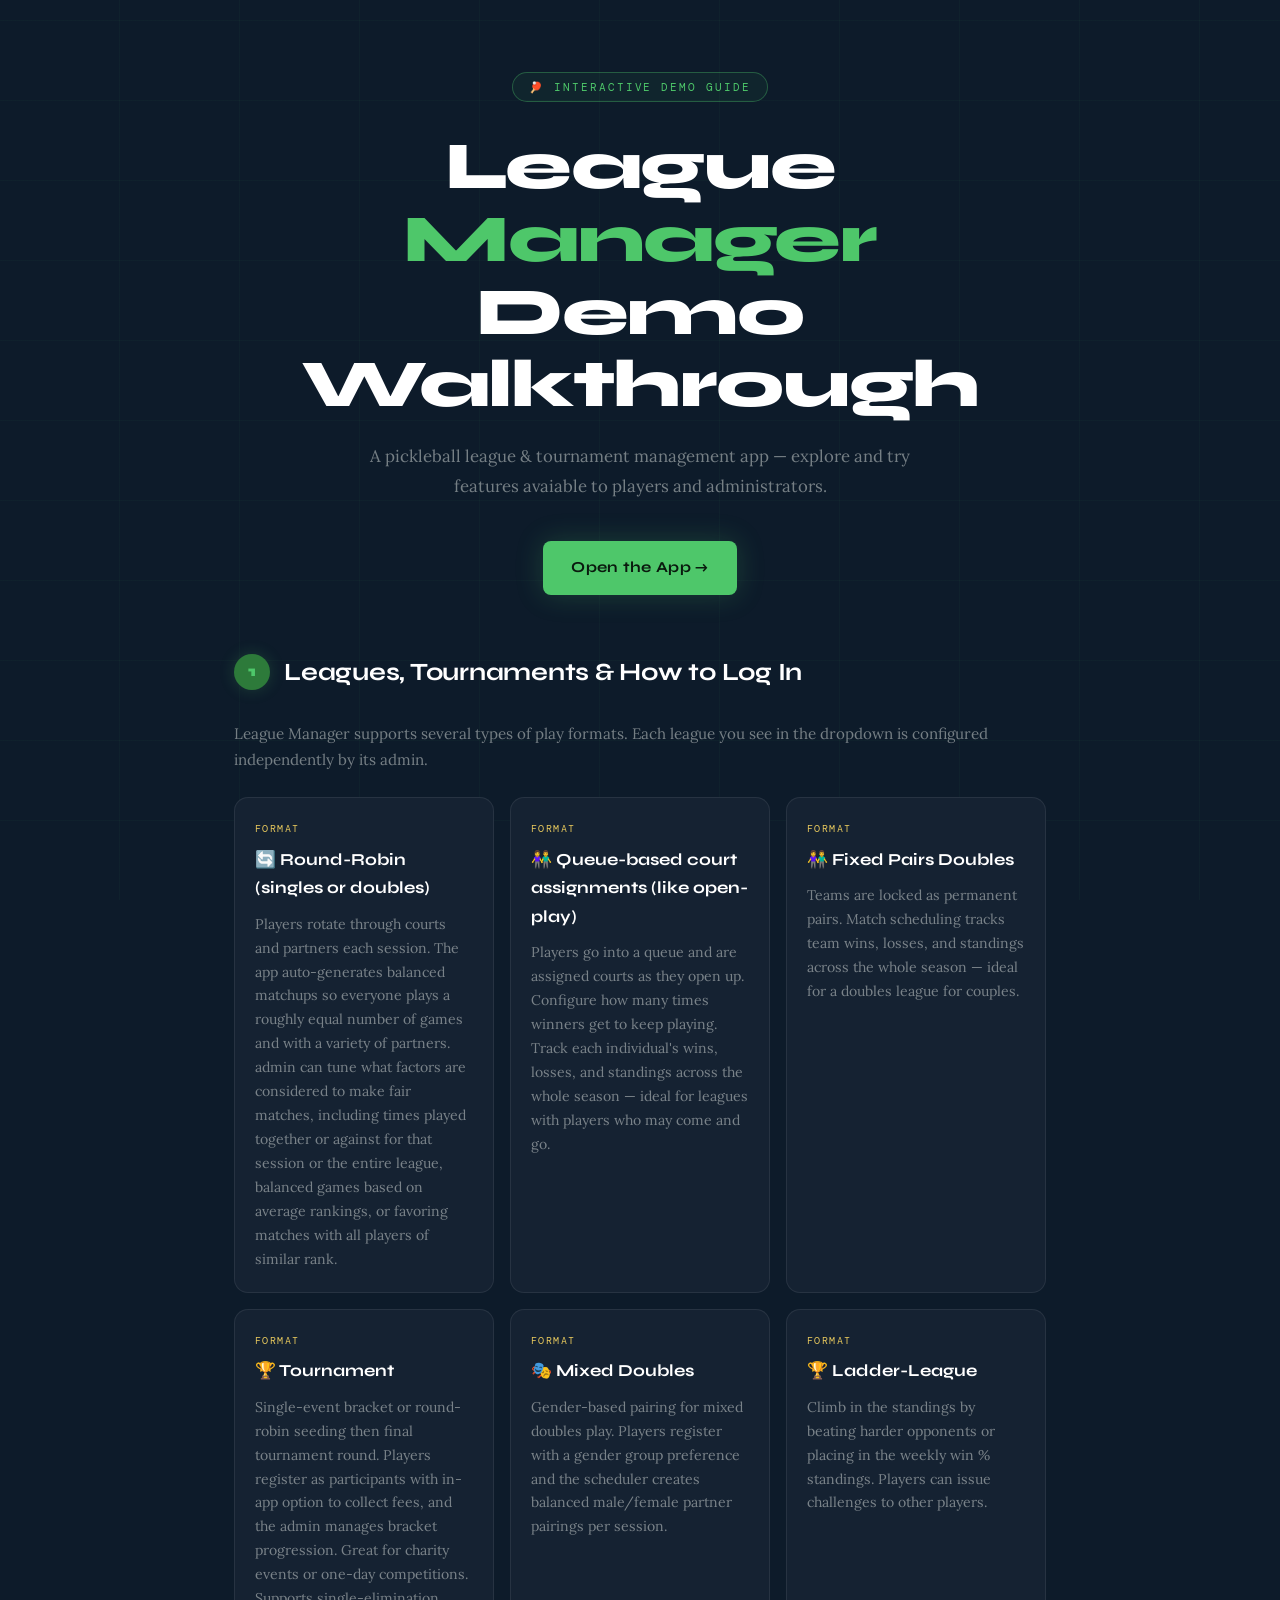
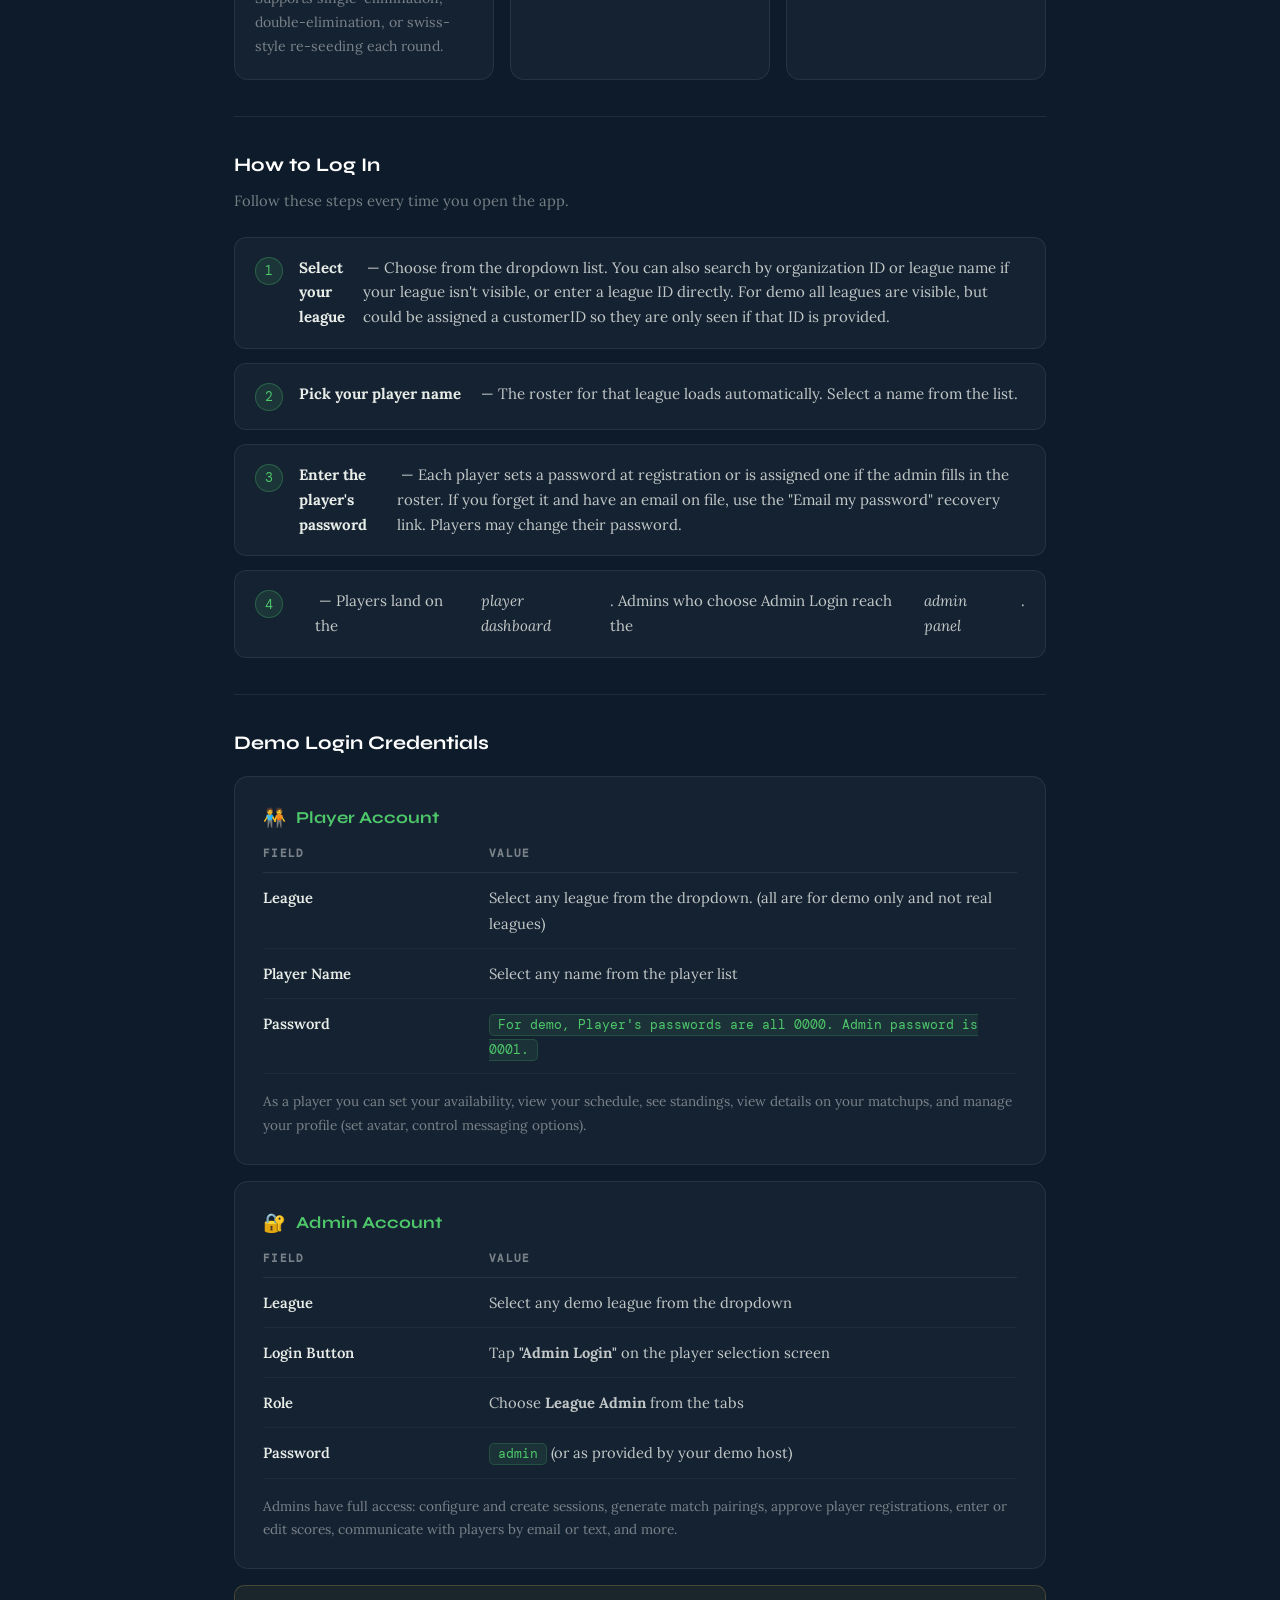
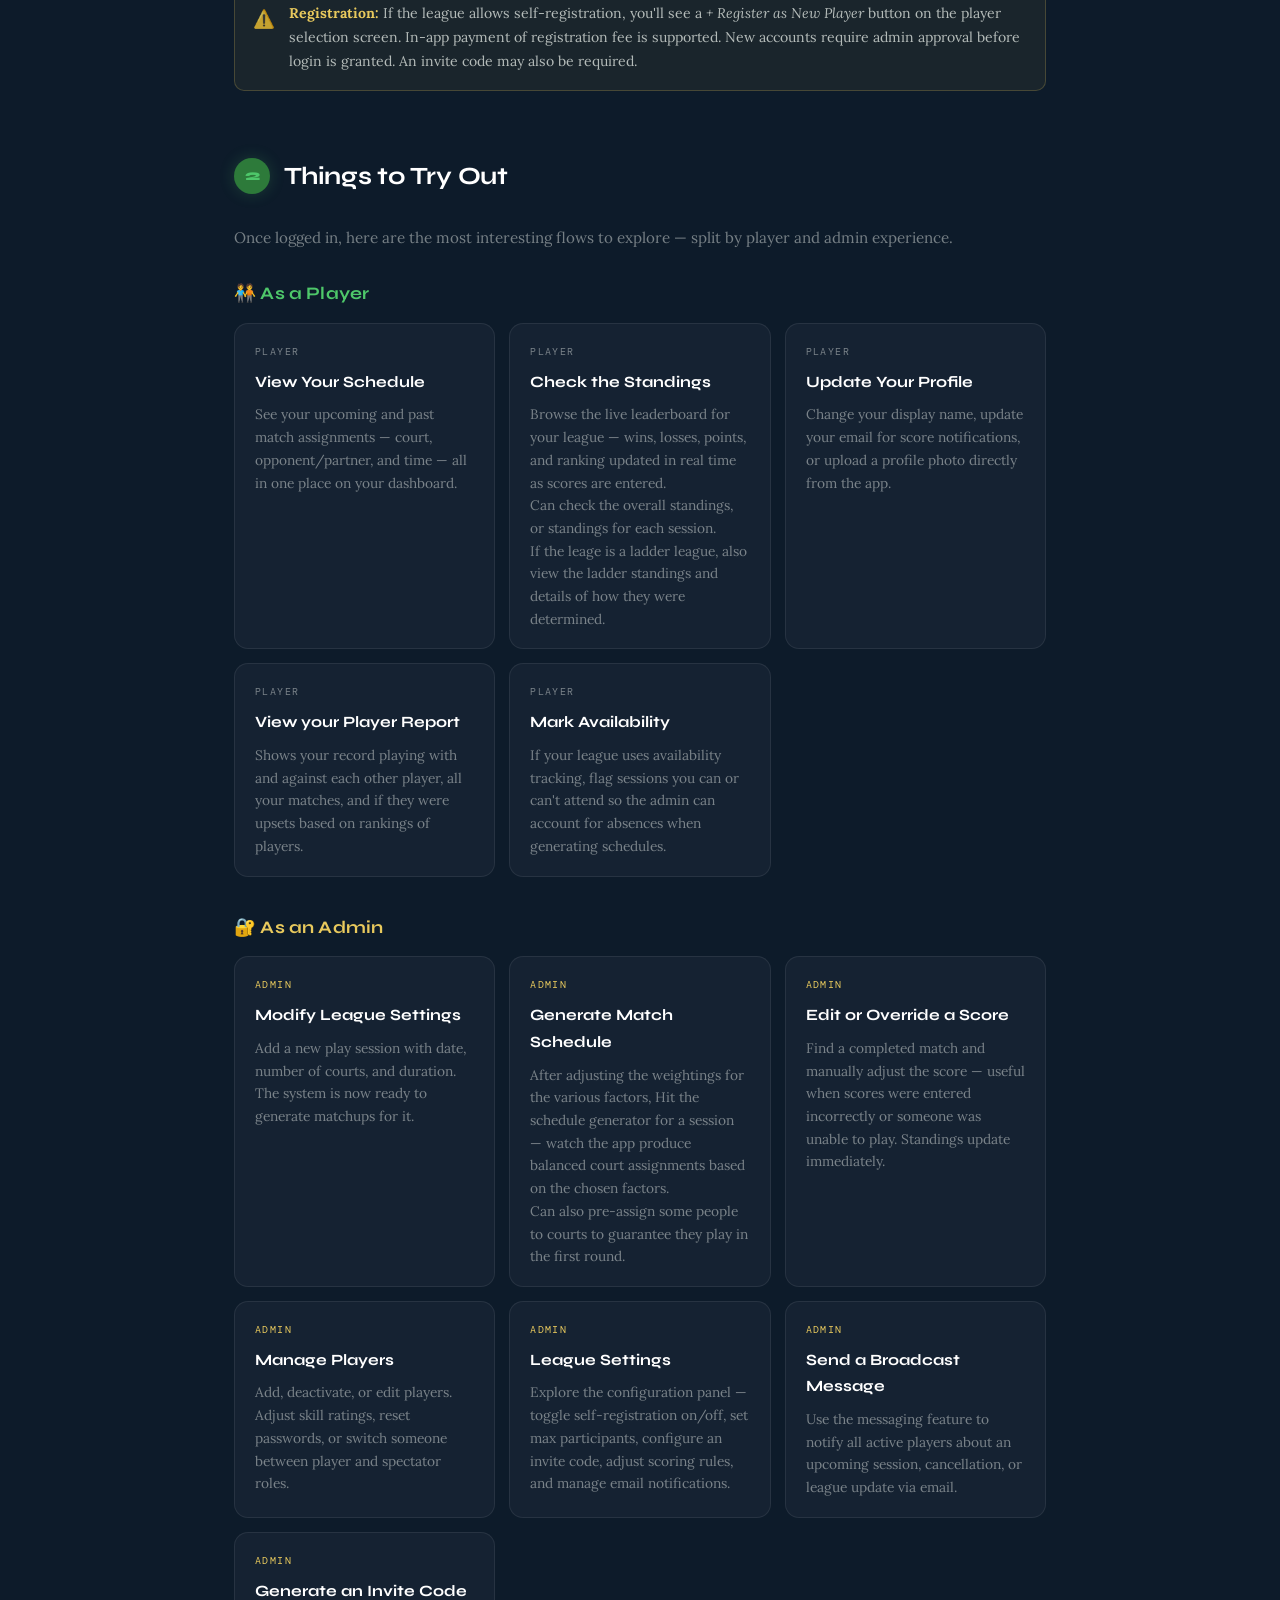
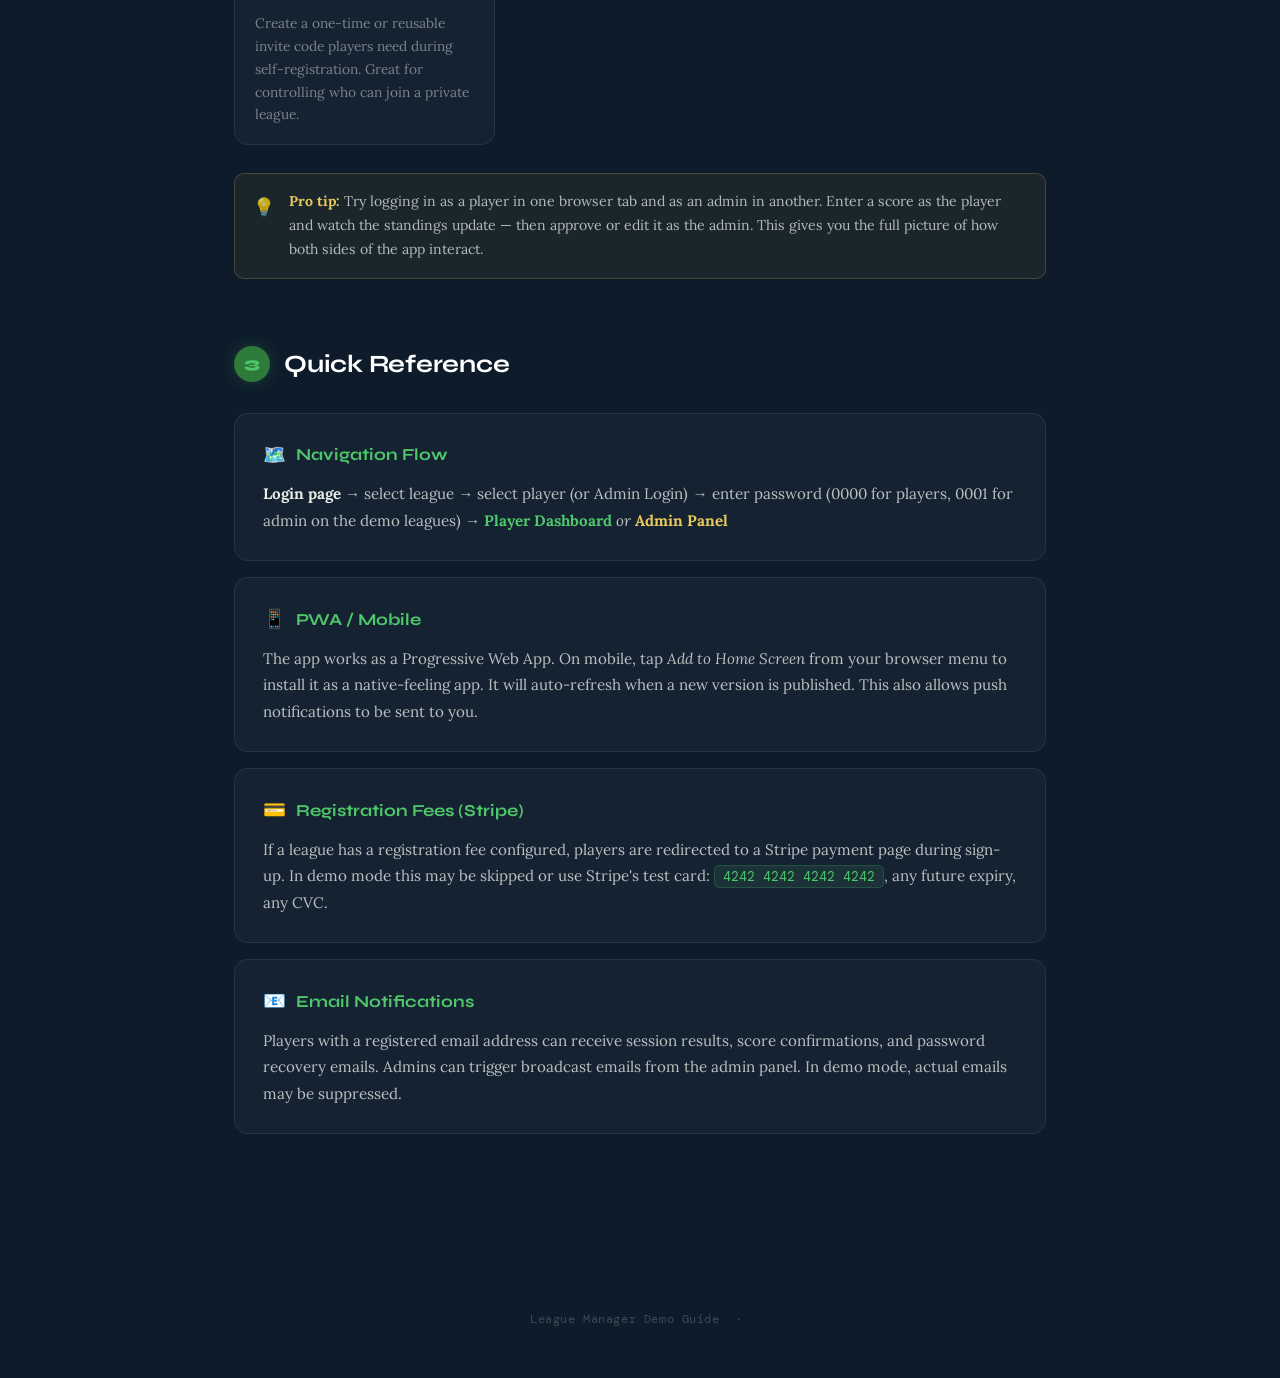
<file: demo-guide.html>
<!DOCTYPE html>
<html lang="en">
<head>
  <meta charset="UTF-8">
  <meta name="viewport" content="width=device-width, initial-scale=1.0">
  <title>League Manager — Demo Guide</title>
  <link rel="preconnect" href="https://fonts.googleapis.com">
  <link rel="preconnect" href="https://fonts.gstatic.com" crossorigin>
  <link href="https://fonts.googleapis.com/css2?family=Syne:wght@400;600;700;800&family=DM+Mono:ital,wght@0,400;0,500;1,400&family=Lora:ital,wght@0,400;1,400&display=swap" rel="stylesheet">
  <style>
    :root {
      --green:       #4ec76a;
      --green-dim:   #2d7a3a;
      --gold:        #e8c95d;
      --court-blue:  #0d1b2a;
      --court-mid:   #11263c;
      --court-panel: #152232;
      --text:        #e8ede8;
      --muted:       rgba(232,237,232,0.48);
      --border:      rgba(255,255,255,0.08);
      --accent:      #4ec76a;
      --danger:      #e05555;
    }

    *, *::before, *::after { box-sizing: border-box; margin: 0; padding: 0; }

    html { scroll-behavior: smooth; }

    body {
      background: var(--court-blue);
      color: var(--text);
      font-family: 'Lora', Georgia, serif;
      font-size: 16px;
      line-height: 1.7;
      min-height: 100vh;
      overflow-x: hidden;
    }

    /* ── Court-lines background ── */
    body::before {
      content: '';
      position: fixed;
      inset: 0;
      pointer-events: none;
      z-index: 0;
      background:
        repeating-linear-gradient(
          90deg,
          transparent,
          transparent 119px,
          rgba(78,199,106,0.04) 119px,
          rgba(78,199,106,0.04) 120px
        ),
        repeating-linear-gradient(
          0deg,
          transparent,
          transparent 79px,
          rgba(78,199,106,0.04) 79px,
          rgba(78,199,106,0.04) 80px
        );
    }

    /* ── Hero ── */
    .hero {
      position: relative;
      z-index: 1;
      text-align: center;
      padding: 72px 24px 56px;
      max-width: 820px;
      margin: 0 auto;
    }

    .hero-badge {
      display: inline-block;
      font-family: 'DM Mono', monospace;
      font-size: 0.68rem;
      letter-spacing: 0.18em;
      text-transform: uppercase;
      color: var(--green);
      border: 1px solid rgba(78,199,106,0.35);
      border-radius: 100px;
      padding: 5px 16px;
      margin-bottom: 28px;
      background: rgba(78,199,106,0.06);
    }

    .hero h1 {
      font-family: 'Syne', sans-serif;
      font-size: clamp(2.4rem, 6vw, 4.2rem);
      font-weight: 800;
      line-height: 1.08;
      letter-spacing: -0.02em;
      color: #fff;
      margin-bottom: 20px;
    }

    .hero h1 span {
      color: var(--green);
      position: relative;
    }

    .hero-sub {
      font-size: 1.05rem;
      color: var(--muted);
      max-width: 560px;
      margin: 0 auto 40px;
      line-height: 1.8;
    }

    .hero-cta {
      display: inline-flex;
      align-items: center;
      gap: 10px;
      background: var(--green);
      color: #0a1a0e;
      font-family: 'Syne', sans-serif;
      font-weight: 700;
      font-size: 0.95rem;
      letter-spacing: 0.02em;
      padding: 14px 28px;
      border-radius: 8px;
      text-decoration: none;
      transition: background 0.2s, transform 0.15s;
      box-shadow: 0 0 28px rgba(78,199,106,0.22);
    }
    .hero-cta:hover { background: #5ee07a; transform: translateY(-2px); }

    /* ── Layout ── */
    .content {
      position: relative;
      z-index: 1;
      max-width: 860px;
      margin: 0 auto;
      padding: 0 24px 80px;
    }

    /* ── Section labels ── */
    .section-number {
      display: inline-flex;
      align-items: center;
      justify-content: center;
      width: 36px;
      height: 36px;
      border-radius: 50%;
      background: var(--green-dim);
      color: var(--green);
      font-family: 'Syne', sans-serif;
      font-weight: 800;
      font-size: 0.95rem;
      flex-shrink: 0;
      box-shadow: 0 0 16px rgba(78,199,106,0.2);
    }

    .section-head {
      display: flex;
      align-items: center;
      gap: 14px;
      margin-bottom: 28px;
    }

    .section-title {
      font-family: 'Syne', sans-serif;
      font-size: 1.55rem;
      font-weight: 700;
      color: #fff;
      letter-spacing: -0.01em;
    }

    section {
      margin-bottom: 64px;
    }

    /* ── Cards ── */
    .card {
      background: var(--court-panel);
      border: 1px solid var(--border);
      border-radius: 14px;
      padding: 26px 28px;
      margin-bottom: 16px;
      transition: border-color 0.2s;
    }
    .card:hover { border-color: rgba(78,199,106,0.25); }

    .card-title {
      font-family: 'Syne', sans-serif;
      font-size: 1.05rem;
      font-weight: 700;
      color: var(--green);
      margin-bottom: 10px;
      display: flex;
      align-items: center;
      gap: 10px;
    }

    .card-title .icon {
      font-size: 1.15rem;
    }

    .card p {
      color: rgba(232,237,232,0.78);
      font-size: 0.95rem;
      line-height: 1.75;
    }

    /* ── League grid ── */
    .league-grid {
      display: grid;
      grid-template-columns: repeat(auto-fill, minmax(260px, 1fr));
      gap: 16px;
      margin-bottom: 16px;
    }

    .league-card {
      background: var(--court-panel);
      border: 1px solid var(--border);
      border-radius: 14px;
      padding: 22px 20px 20px;
      transition: border-color 0.2s, transform 0.15s;
    }
    .league-card:hover { border-color: rgba(78,199,106,0.3); transform: translateY(-2px); }

    .league-card .lc-label {
      font-family: 'DM Mono', monospace;
      font-size: 0.65rem;
      letter-spacing: 0.14em;
      text-transform: uppercase;
      color: var(--gold);
      margin-bottom: 8px;
    }

    .league-card h3 {
      font-family: 'Syne', sans-serif;
      font-size: 1.05rem;
      font-weight: 700;
      color: #fff;
      margin-bottom: 10px;
    }

    .league-card p {
      font-size: 0.88rem;
      color: var(--muted);
      line-height: 1.7;
    }

    /* ── Login table ── */
    .login-table {
      width: 100%;
      border-collapse: collapse;
      font-size: 0.92rem;
      margin-bottom: 16px;
    }

    .login-table th {
      font-family: 'DM Mono', monospace;
      font-size: 0.68rem;
      letter-spacing: 0.12em;
      text-transform: uppercase;
      color: var(--muted);
      text-align: left;
      padding: 0 0 10px;
      border-bottom: 1px solid var(--border);
    }

    .login-table td {
      padding: 12px 0;
      border-bottom: 1px solid rgba(255,255,255,0.04);
      color: rgba(232,237,232,0.82);
      vertical-align: top;
    }

    .login-table td:first-child { width: 30%; color: var(--text); font-weight: 600; padding-right: 16px; }

    code {
      font-family: 'DM Mono', monospace;
      font-size: 0.85em;
      background: rgba(78,199,106,0.1);
      border: 1px solid rgba(78,199,106,0.2);
      color: var(--green);
      padding: 2px 8px;
      border-radius: 5px;
    }

    /* ── Step list ── */
    .steps {
      counter-reset: step;
      list-style: none;
      display: flex;
      flex-direction: column;
      gap: 14px;
    }

    .steps li {
      counter-increment: step;
      display: flex;
      align-items: flex-start;
      gap: 16px;
      background: var(--court-panel);
      border: 1px solid var(--border);
      border-radius: 12px;
      padding: 18px 20px;
      font-size: 0.94rem;
      color: rgba(232,237,232,0.82);
      line-height: 1.65;
      transition: border-color 0.2s;
    }
    .steps li:hover { border-color: rgba(78,199,106,0.2); }

    .steps li::before {
      content: counter(step);
      min-width: 28px;
      height: 28px;
      background: rgba(78,199,106,0.12);
      border: 1px solid rgba(78,199,106,0.3);
      border-radius: 50%;
      color: var(--green);
      font-family: 'DM Mono', monospace;
      font-size: 0.8rem;
      display: flex;
      align-items: center;
      justify-content: center;
      flex-shrink: 0;
      margin-top: 1px;
    }

    /* ── Try-it cards ── */
    .try-grid {
      display: grid;
      grid-template-columns: repeat(auto-fill, minmax(250px, 1fr));
      gap: 14px;
    }

    .try-card {
      background: var(--court-panel);
      border: 1px solid var(--border);
      border-radius: 14px;
      padding: 20px 20px 18px;
      transition: border-color 0.2s, transform 0.15s;
    }
    .try-card:hover { border-color: rgba(78,199,106,0.3); transform: translateY(-2px); }

    .try-card .role {
      font-family: 'DM Mono', monospace;
      font-size: 0.62rem;
      letter-spacing: 0.14em;
      text-transform: uppercase;
      color: var(--muted);
      margin-bottom: 8px;
    }
    .try-card .role.admin-role { color: var(--gold); }

    .try-card h4 {
      font-family: 'Syne', sans-serif;
      font-weight: 700;
      font-size: 0.98rem;
      color: #fff;
      margin-bottom: 8px;
    }

    .try-card p {
      font-size: 0.86rem;
      color: var(--muted);
      line-height: 1.65;
    }

    /* ── Tip box ── */
    .tip {
      display: flex;
      gap: 14px;
      background: rgba(232,201,93,0.06);
      border: 1px solid rgba(232,201,93,0.22);
      border-radius: 10px;
      padding: 16px 18px;
      font-size: 0.88rem;
      color: rgba(232,237,232,0.75);
      line-height: 1.7;
      margin-top: 16px;
    }
    .tip .tip-icon { font-size: 1.1rem; flex-shrink: 0; margin-top: 2px; }
    .tip strong { color: var(--gold); }

    /* ── Divider ── */
    .divider {
      border: none;
      border-top: 1px solid var(--border);
      margin: 56px 0;
    }

    /* ── Footer ── */
    .footer {
      position: relative;
      z-index: 1;
      text-align: center;
      padding: 32px 24px 48px;
      font-family: 'DM Mono', monospace;
      font-size: 0.72rem;
      color: rgba(255,255,255,0.2);
      letter-spacing: 0.05em;
    }

    /* ── Scrollbar ── */
    ::-webkit-scrollbar { width: 6px; }
    ::-webkit-scrollbar-track { background: var(--court-blue); }
    ::-webkit-scrollbar-thumb { background: var(--green-dim); border-radius: 3px; }

    /* ── Animations ── */
    @keyframes fadeUp {
      from { opacity: 0; transform: translateY(20px); }
      to   { opacity: 1; transform: translateY(0); }
    }

    .hero > * {
      animation: fadeUp 0.55s ease both;
    }
    .hero > *:nth-child(1) { animation-delay: 0.05s; }
    .hero > *:nth-child(2) { animation-delay: 0.15s; }
    .hero > *:nth-child(3) { animation-delay: 0.25s; }
    .hero > *:nth-child(4) { animation-delay: 0.35s; }

    @media (max-width: 600px) {
      .hero { padding: 52px 20px 40px; }
      .league-grid, .try-grid { grid-template-columns: 1fr; }
      .login-table { font-size: 0.85rem; }
      .login-table td:first-child { width: 35%; }
    }
  </style>
</head>
<body>

<!-- ─────────── HERO ─────────── -->
<div class="hero">
  <div class="hero-badge">🏓 Interactive Demo Guide</div>
  <h1>League <span>Manager</span><br>Demo Walkthrough</h1>
  <p class="hero-sub">
    A pickleball league &amp; tournament management app — 
    explore and try features avaiable to players and administrators.
  </p>
  <a href="index.html" class="hero-cta">
    Open the App →
  </a>
</div>

<!-- ─────────── CONTENT ─────────── -->
<div class="content">

  <!-- ═══════════════════════════════════
       SECTION 1 — LEAGUES & LOGIN
  ════════════════════════════════════════ -->
  <section id="overview">
    <div class="section-head">
      <div class="section-number">1</div>
      <h2 class="section-title">Leagues, Tournaments &amp; How to Log In</h2>
    </div>

    <!-- League types -->
    <p style="color:var(--muted); margin-bottom:24px; font-size:0.95rem;">
      League Manager supports several types of play formats. Each league you see in the dropdown is configured independently by its admin.
    </p>

    <div class="league-grid">
      <div class="league-card">
        <div class="lc-label">Format</div>
        <h3>🔄 Round-Robin (singles or doubles)</h3>
        <p>Players rotate through courts and partners each session. The app auto-generates balanced matchups so everyone plays a roughly equal number of games and with a variety of partners. admin can tune what factors are considered to make fair matches, including times played together or against for that session or the entire league, balanced games based on average rankings, or favoring matches with all players of similar rank.</p>
      </div>
       <div class="league-card">
        <div class="lc-label">Format</div>
        <h3>👫 Queue-based court assignments (like open-play)</h3>
        <p>Players go into a queue and are assigned courts as they open up. Configure how many times winners get to keep playing. Track each individual's wins, losses, and standings across the whole season — ideal for leagues with players who may come and go.</p>
      </div>
      <div class="league-card">
        <div class="lc-label">Format</div>
        <h3>👫 Fixed Pairs Doubles</h3>
        <p>Teams are locked as permanent pairs. Match scheduling tracks team wins, losses, and standings across the whole season — ideal for a doubles league for couples.</p>
      </div>
      <div class="league-card">
        <div class="lc-label">Format</div>
        <h3>🏆 Tournament</h3>
        <p>Single-event bracket or round-robin seeding then final tournament round. Players register as participants with in-app option to collect fees, and the admin manages bracket progression. Great for charity events or one-day competitions.</p>
        <p>Supports single-elimination, double-elimination, or swiss-style re-seeding each round.</p>
      </div>
      <div class="league-card">
        <div class="lc-label">Format</div>
        <h3>🎭 Mixed Doubles</h3>
        <p>Gender-based pairing for mixed doubles play. Players register with a gender group preference and the scheduler creates balanced male/female partner pairings per session.</p>
      </div>
      <div class="league-card">
        <div class="lc-label">Format</div>
        <h3>🏆  Ladder-League</h3>
        <p>Climb in the standings by beating harder opponents or placing in the weekly win % standings.  Players can issue challenges to other players.</p>
      </div>
    </div>

    

    <!-- Divider -->
    <hr class="divider" style="margin: 36px 0 32px;">

    <!-- Login flow -->
    <h3 style="font-family:'Syne',sans-serif; font-size:1.2rem; font-weight:700; color:#fff; margin-bottom:6px;">How to Log In</h3>
    <p style="color:var(--muted); font-size:0.92rem; margin-bottom:24px;">Follow these steps every time you open the app.</p>

    <ol class="steps">
      <li>
        <strong style="color:var(--text);">Select your league</strong>&nbsp;— Choose from the dropdown list. You can also search by organization ID or league name if your league isn't visible, or enter a league ID directly.  For demo all leagues are visible, but could be assigned a customerID so they are only seen if that ID is provided.
      </li>
      <li>
        <strong style="color:var(--text);">Pick your player name</strong>&nbsp;— The roster for that league loads automatically. Select a name from the list.
      </li>
      <li>
        <strong style="color:var(--text);">Enter the player's password</strong>&nbsp;— Each player sets a password at registration or is assigned one if the admin fills in the roster. If you forget it and have an email on file, use the "Email my password" recovery link. Players may change their password.
      </li>
      <li>
        <strong style="color:var(--text);"></strong>&nbsp;— Players land on the <em>player dashboard</em>. Admins who choose Admin Login reach the <em>admin panel</em>.
      </li>
    </ol>

    <!-- Demo credentials -->
    <hr class="divider" style="margin: 36px 0 32px;">
    <h3 style="font-family:'Syne',sans-serif; font-size:1.2rem; font-weight:700; color:#fff; margin-bottom:16px;">Demo Login Credentials</h3>

    <div class="card">
      <div class="card-title"><span class="icon">🧑‍🤝‍🧑</span> Player Account</div>
      <table class="login-table">
        <thead>
          <tr>
            <th>Field</th>
            <th>Value</th>
          </tr>
        </thead>
        <tbody>
          <tr>
            <td>League</td>
            <td>Select any league from the dropdown. (all are for demo only and not real leagues)</td>
          </tr>
          <tr>
            <td>Player Name</td>
            <td>Select any name from the player list</td>
          </tr>
          <tr>
            <td>Password</td>
            <td><code>For demo, Player's passwords are all 0000.  Admin password is 0001.</code></td>
          </tr>
        </tbody>
      </table>
      <p style="font-size:0.85rem; color:var(--muted); margin-top:4px;">
        As a player you can set your availability, view your schedule, see standings, view details on your matchups, and manage your profile (set avatar, control messaging options).
      </p>
    </div>

    <div class="card">
      <div class="card-title"><span class="icon">🔐</span> Admin Account</div>
      <table class="login-table">
        <thead>
          <tr>
            <th>Field</th>
            <th>Value</th>
          </tr>
        </thead>
        <tbody>
          <tr>
            <td>League</td>
            <td>Select any demo league from the dropdown</td>
          </tr>
          <tr>
            <td>Login Button</td>
            <td>Tap <strong>"Admin Login"</strong> on the player selection screen</td>
          </tr>
          <tr>
            <td>Role</td>
            <td>Choose <strong>League Admin</strong> from the tabs</td>
          </tr>
          <tr>
            <td>Password</td>
            <td><code>admin</code> (or as provided by your demo host)</td>
          </tr>
        </tbody>
      </table>
      <p style="font-size:0.85rem; color:var(--muted); margin-top:4px;">
        Admins have full access: configure and create sessions, generate match pairings, approve player registrations, enter or edit scores, communicate with players by email or text, and more.
      </p>
    </div>

    <div class="tip">
      <span class="tip-icon">⚠️</span>
      <div>
        <strong>Registration:</strong> If the league allows self-registration, you'll see a <em>+ Register as New Player</em> button on the player selection screen. In-app payment of registration fee is supported. New accounts require admin approval before login is granted. An invite code may also be required.
      </div>
    </div>
  </section>

  <!-- ═══════════════════════════════════
       SECTION 2 — THINGS TO TRY FOR DEMO
  ════════════════════════════════════════ -->
  <section id="try-it">
    <div class="section-head">
      <div class="section-number">2</div>
      <h2 class="section-title">Things to Try Out</h2>
    </div>

    <p style="color:var(--muted); margin-bottom:28px; font-size:0.95rem;">
      Once logged in, here are the most interesting flows to explore — split by player and admin experience.
    </p>

    <!-- Player things -->
    <h3 style="font-family:'Syne',sans-serif; font-size:1.1rem; font-weight:700; color:var(--green); margin-bottom:14px; letter-spacing:0.01em;">
      🧑‍🤝‍🧑 As a Player
    </h3>
    <div class="try-grid" style="margin-bottom:36px;">
      <div class="try-card">
        <div class="role">Player</div>
        <h4>View Your Schedule</h4>
        <p>See your upcoming and past match assignments — court, opponent/partner, and time — all in one place on your dashboard.</p>
      </div>
      <div class="try-card">
        <div class="role">Player</div>
        <h4>Check the Standings</h4>
        <p>Browse the live leaderboard for your league — wins, losses, points, and ranking updated in real time as scores are entered.</p>
        <p>Can check the overall standings, or standings for each session.</p>
        <p>If the leage is a ladder league, also view the ladder standings and details of how they were determined.</p>
      </div>
      <div class="try-card">
        <div class="role">Player</div>
        <h4>Update Your Profile</h4>
        <p>Change your display name, update your email for score notifications, or upload a profile photo directly from the app.</p>
      </div>
       <div class="try-card">
        <div class="role">Player</div>
        <h4>View your Player Report</h4>
        <p>Shows your record playing with and against each other player, all your matches, and if they were upsets based on rankings of players.</p>
      </div>
      <div class="try-card">
        <div class="role">Player</div>
        <h4>Mark Availability</h4>
        <p>If your league uses availability tracking, flag sessions you can or can't attend so the admin can account for absences when generating schedules.</p>
      </div>
    </div>

    <!-- Admin things -->
    <h3 style="font-family:'Syne',sans-serif; font-size:1.1rem; font-weight:700; color:var(--gold); margin-bottom:14px; letter-spacing:0.01em;">
      🔐 As an Admin
    </h3>
    <div class="try-grid">
      <div class="try-card">
        <div class="role admin-role">Admin</div>
        <h4>Modify League Settings</h4>
        <p>Add a new play session with date, number of courts, and duration. The system is now ready to generate matchups for it.</p>
      </div>
      <div class="try-card">
        <div class="role admin-role">Admin</div>
        <h4>Generate Match Schedule</h4>
        <p>After adjusting the weightings for the various factors, Hit the schedule generator for a session — watch the app produce balanced court assignments based on the chosen factors.</p>
        <p> Can also pre-assign some people to courts to guarantee they play in the first round.</p>
      </div>
      <div class="try-card">
        <div class="role admin-role">Admin</div>
        <h4>Edit or Override a Score</h4>
        <p>Find a completed match and manually adjust the score — useful when scores were entered incorrectly or someone was unable to play. Standings update immediately.</p>
      </div>
      <div class="try-card">
        <div class="role admin-role">Admin</div>
        <h4>Manage Players</h4>
        <p>Add, deactivate, or edit players. Adjust skill ratings, reset passwords, or switch someone between player and spectator roles.</p>
      </div>
      <div class="try-card">
        <div class="role admin-role">Admin</div>
        <h4>League Settings</h4>
        <p>Explore the configuration panel — toggle self-registration on/off, set max participants, configure an invite code, adjust scoring rules, and manage email notifications.</p>
      </div>
      <div class="try-card">
        <div class="role admin-role">Admin</div>
        <h4>Send a Broadcast Message</h4>
        <p>Use the messaging feature to notify all active players about an upcoming session, cancellation, or league update via email.</p>
      </div>
      <div class="try-card">
        <div class="role admin-role">Admin</div>
        <h4>Generate an Invite Code</h4>
        <p>Create a one-time or reusable invite code players need during self-registration. Great for controlling who can join a private league.</p>
      </div>
    </div>

    <div class="tip" style="margin-top:28px;">
      <span class="tip-icon">💡</span>
      <div>
        <strong>Pro tip:</strong> Try logging in as a player in one browser tab and as an admin in another. Enter a score as the player and watch the standings update — then approve or edit it as the admin. This gives you the full picture of how both sides of the app interact.
      </div>
    </div>
  </section>

  <!-- ═══════════════════════════════════
       SECTION 3 — QUICK REFERENCE
  ════════════════════════════════════════ -->
  <section id="reference">
    <div class="section-head">
      <div class="section-number">3</div>
      <h2 class="section-title">Quick Reference</h2>
    </div>

    <div class="card">
      <div class="card-title"><span class="icon">🗺️</span> Navigation Flow</div>
      <p>
        <strong style="color:var(--text);">Login page</strong> → select league → select player (or Admin Login) → enter password (0000 for players, 0001 for admin on the demo leagues) →
        <strong style="color:var(--green);">Player Dashboard</strong> <em>or</em> <strong style="color:var(--gold);">Admin Panel</strong>
      </p>
    </div>

    <div class="card">
      <div class="card-title"><span class="icon">📱</span> PWA / Mobile</div>
      <p>
        The app works as a Progressive Web App. On mobile, tap <em>Add to Home Screen</em> from your browser menu to install it as a native-feeling app. It will auto-refresh when a new version is published.
        This also allows push notifications to be sent to you.
      </p>
    </div>

    <div class="card">
      <div class="card-title"><span class="icon">💳</span> Registration Fees (Stripe)</div>
      <p>
        If a league has a registration fee configured, players are redirected to a Stripe payment page during sign-up. In demo mode this may be skipped or use Stripe's test card: <code>4242 4242 4242 4242</code>, any future expiry, any CVC.
      </p>
    </div>

    <div class="card">
      <div class="card-title"><span class="icon">📧</span> Email Notifications</div>
      <p>
        Players with a registered email address can receive session results, score confirmations, and password recovery emails. Admins can trigger broadcast emails from the admin panel. In demo mode, actual emails may be suppressed.
      </p>
    </div>
  </section>

</div>

<!-- ─────────── FOOTER ─────────── -->
<div class="footer">
  League Manager Demo Guide &nbsp;·&nbsp; 
</div>

</body>
</html>
</file>
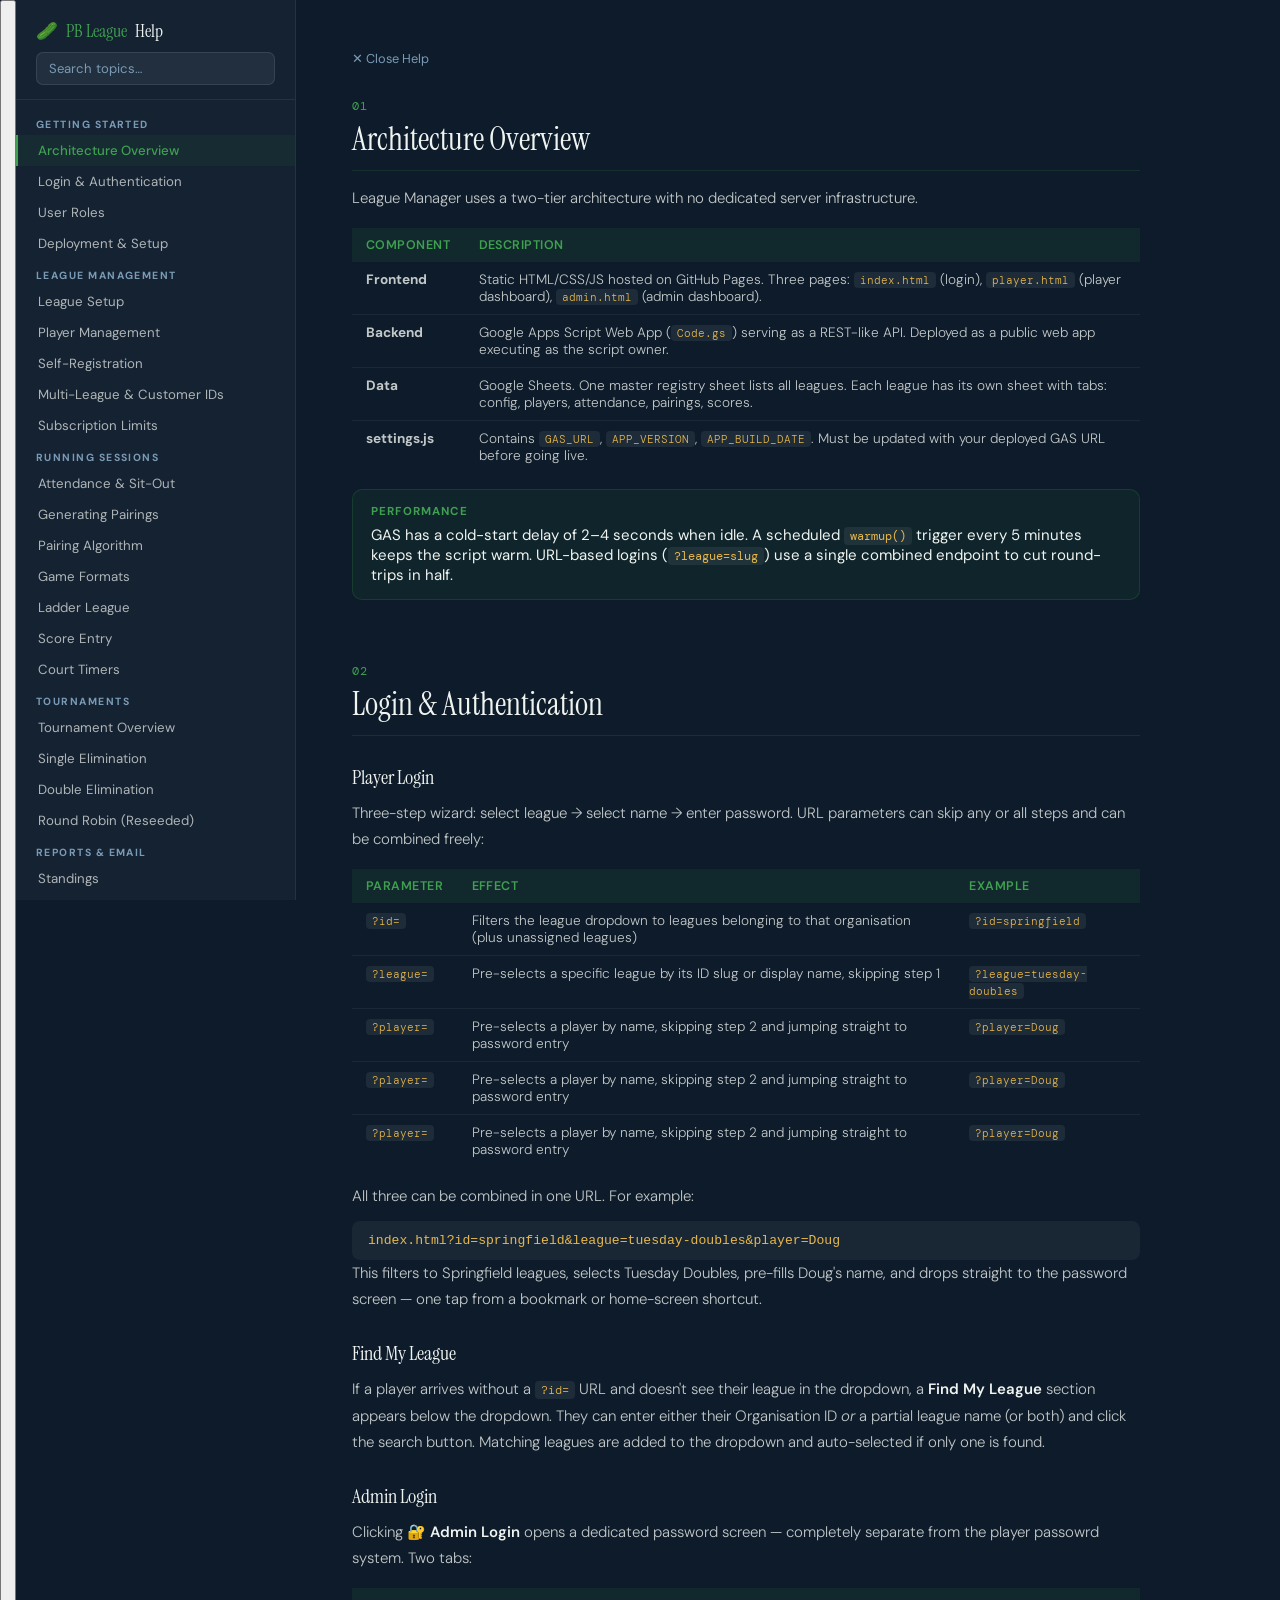
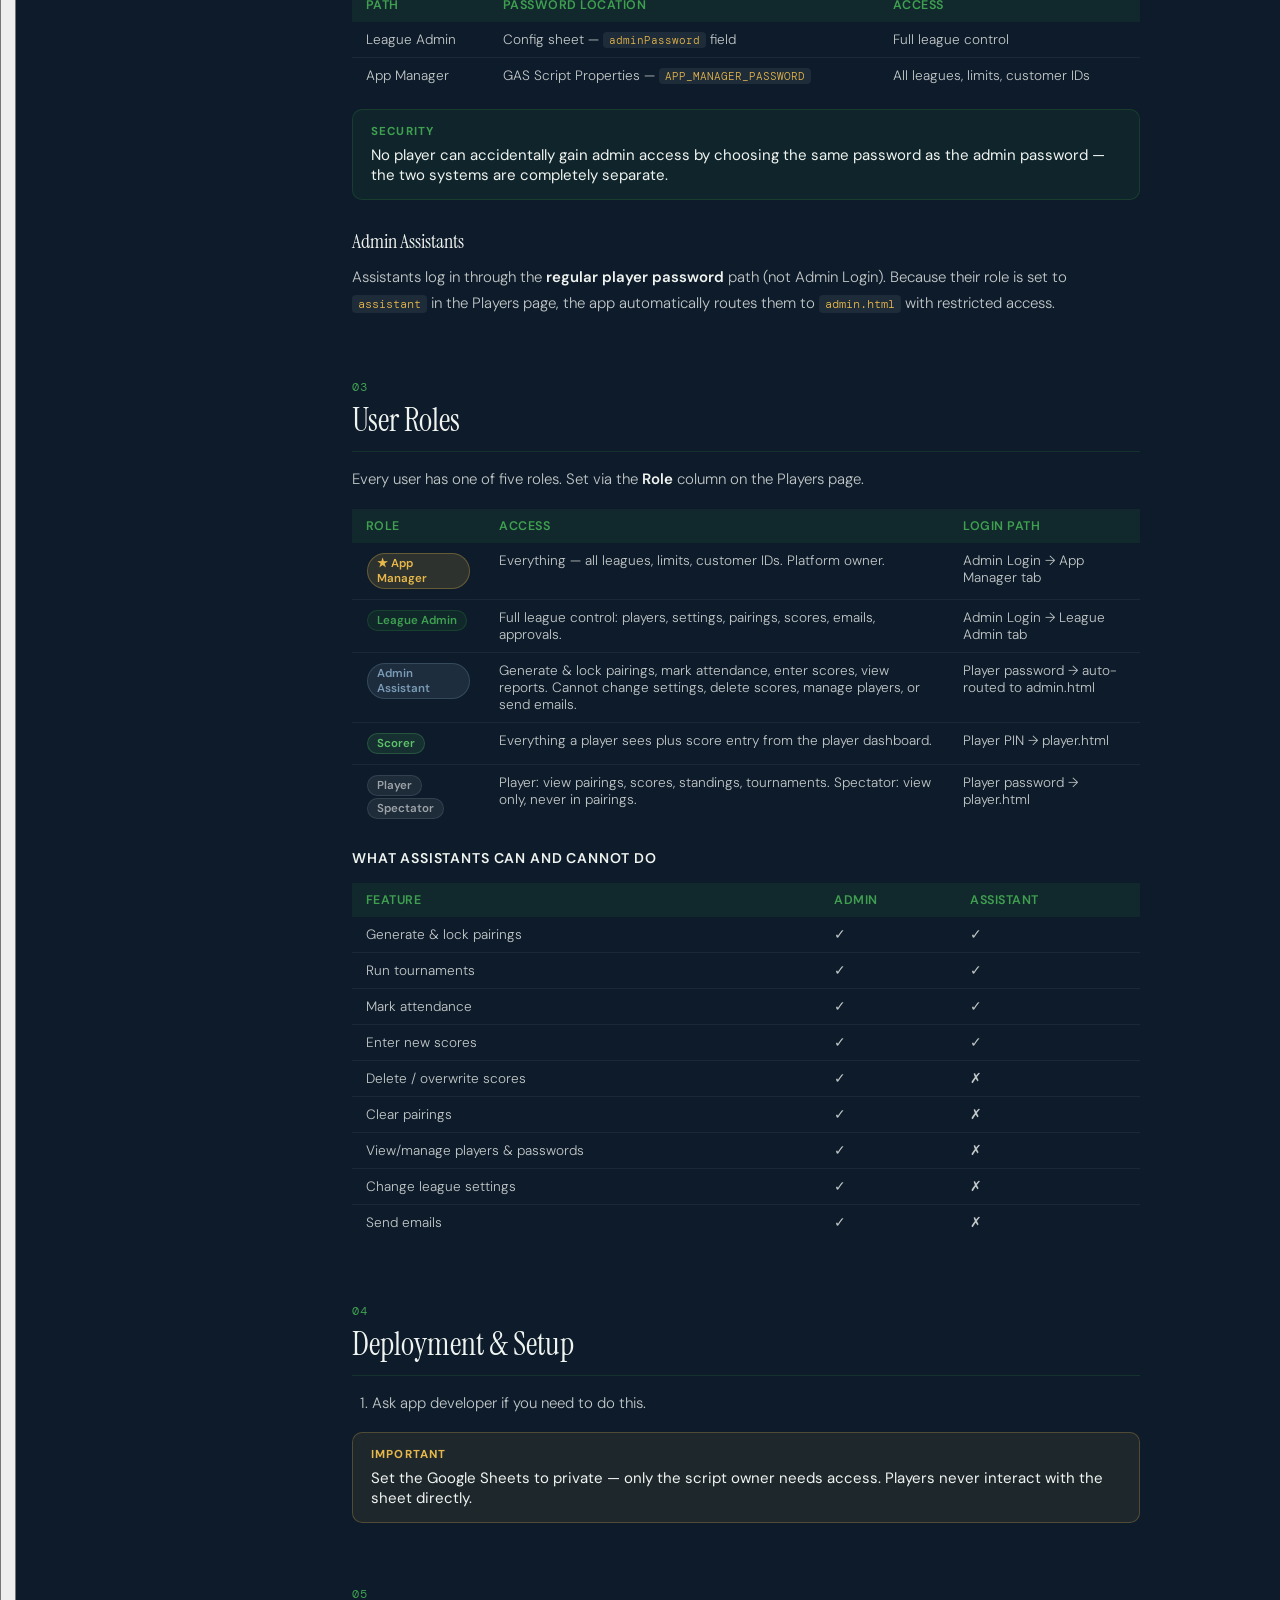
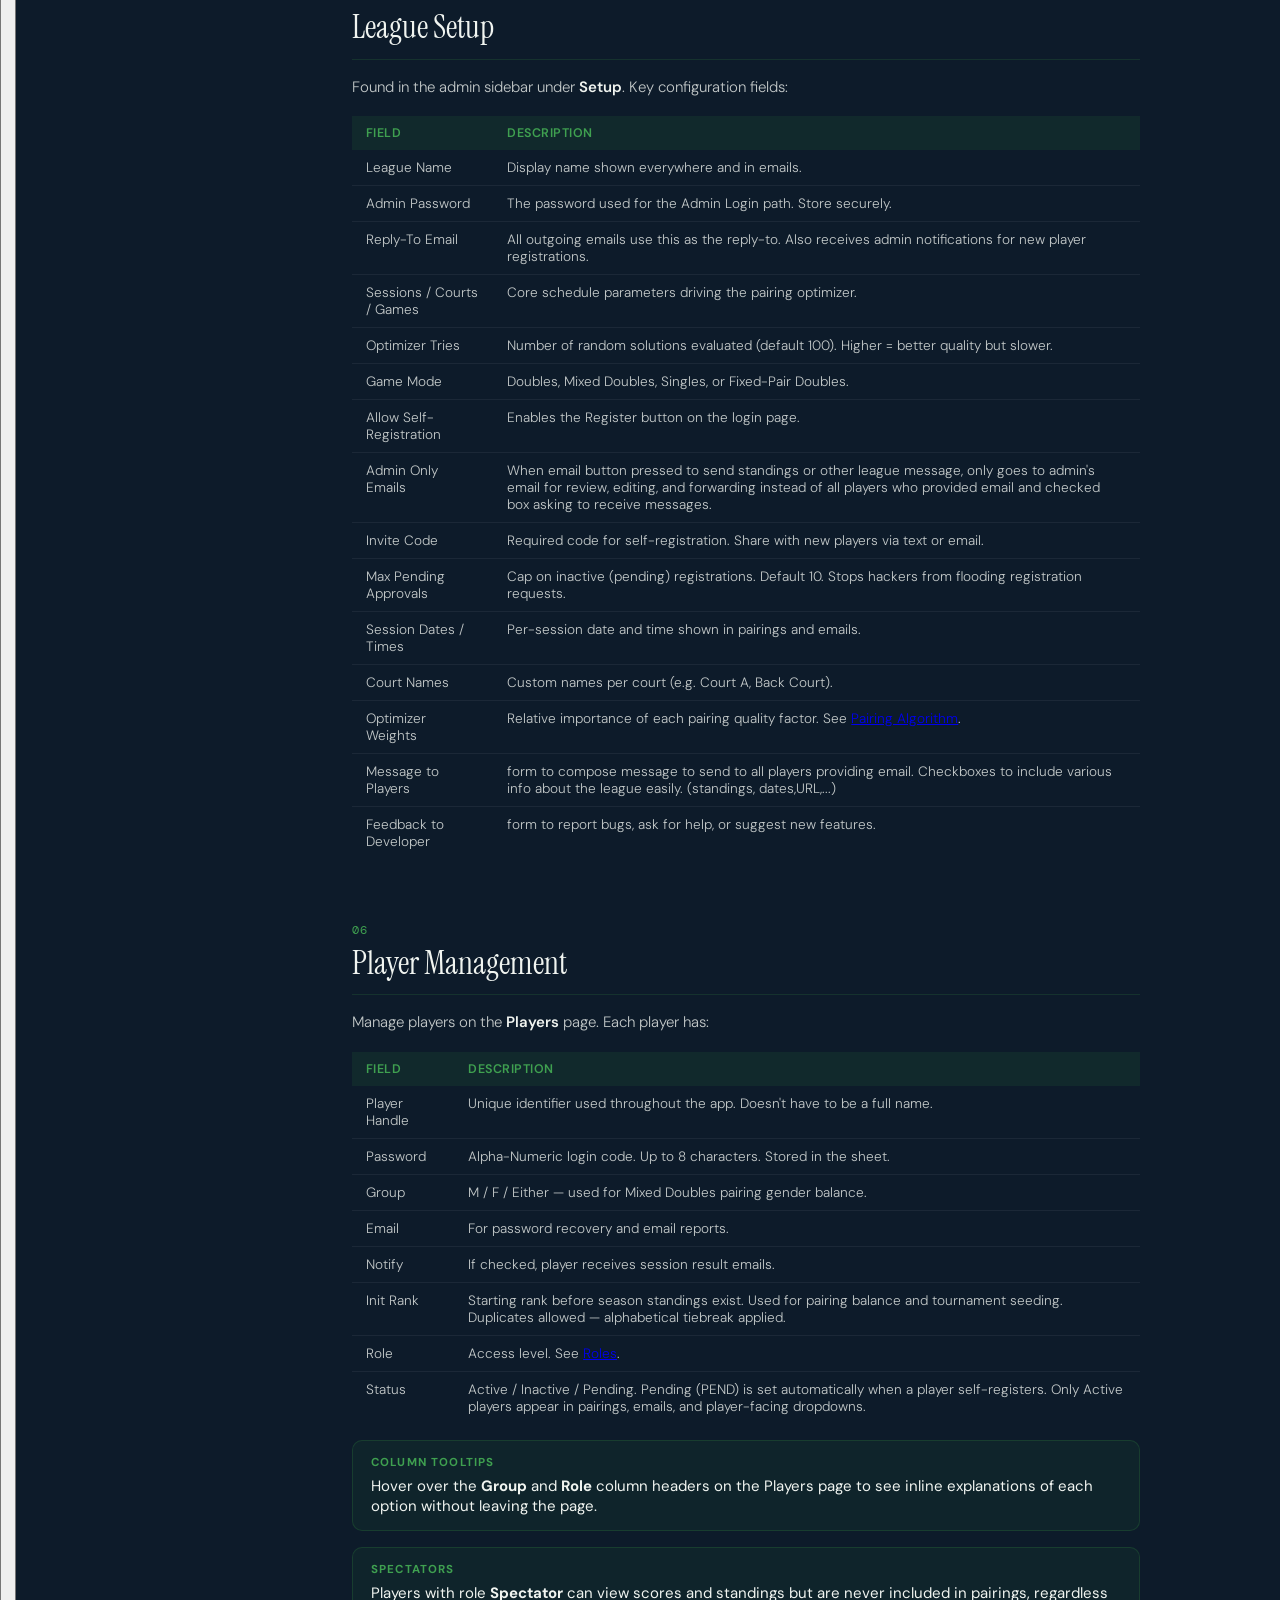
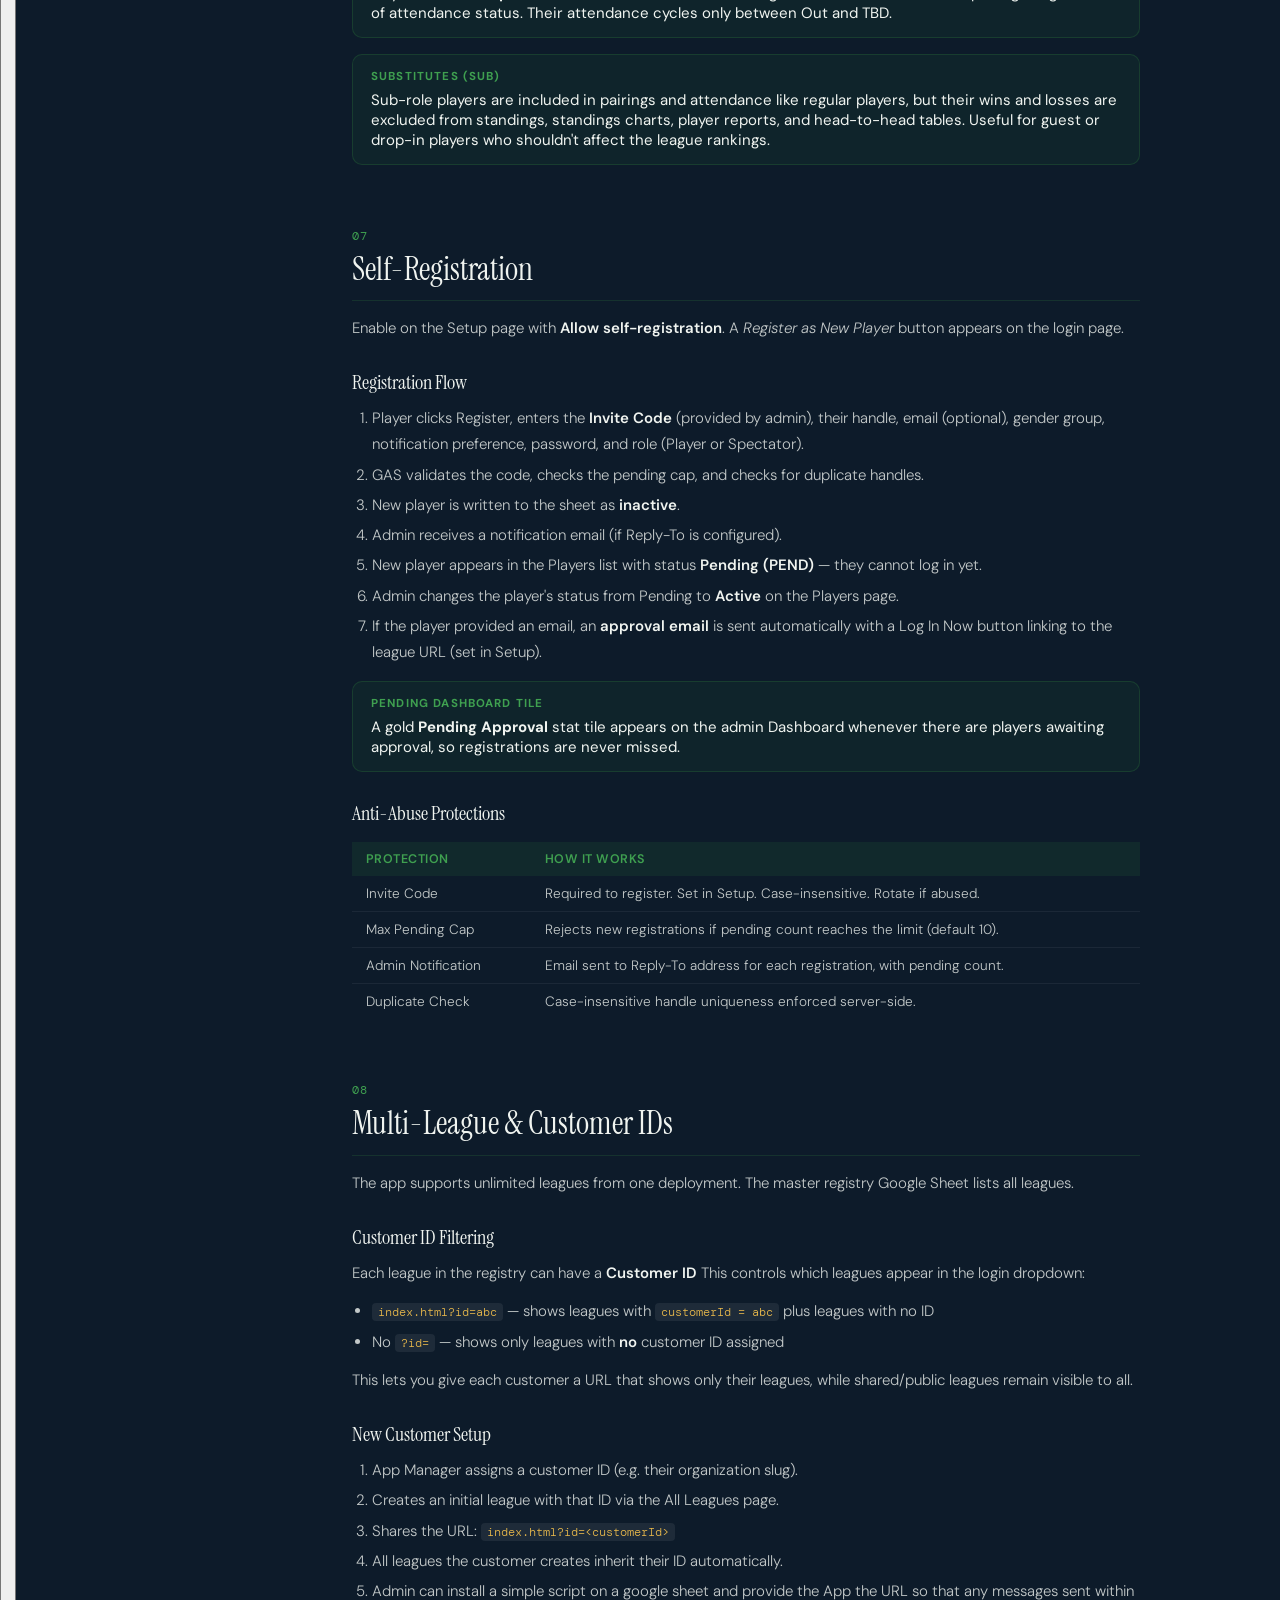
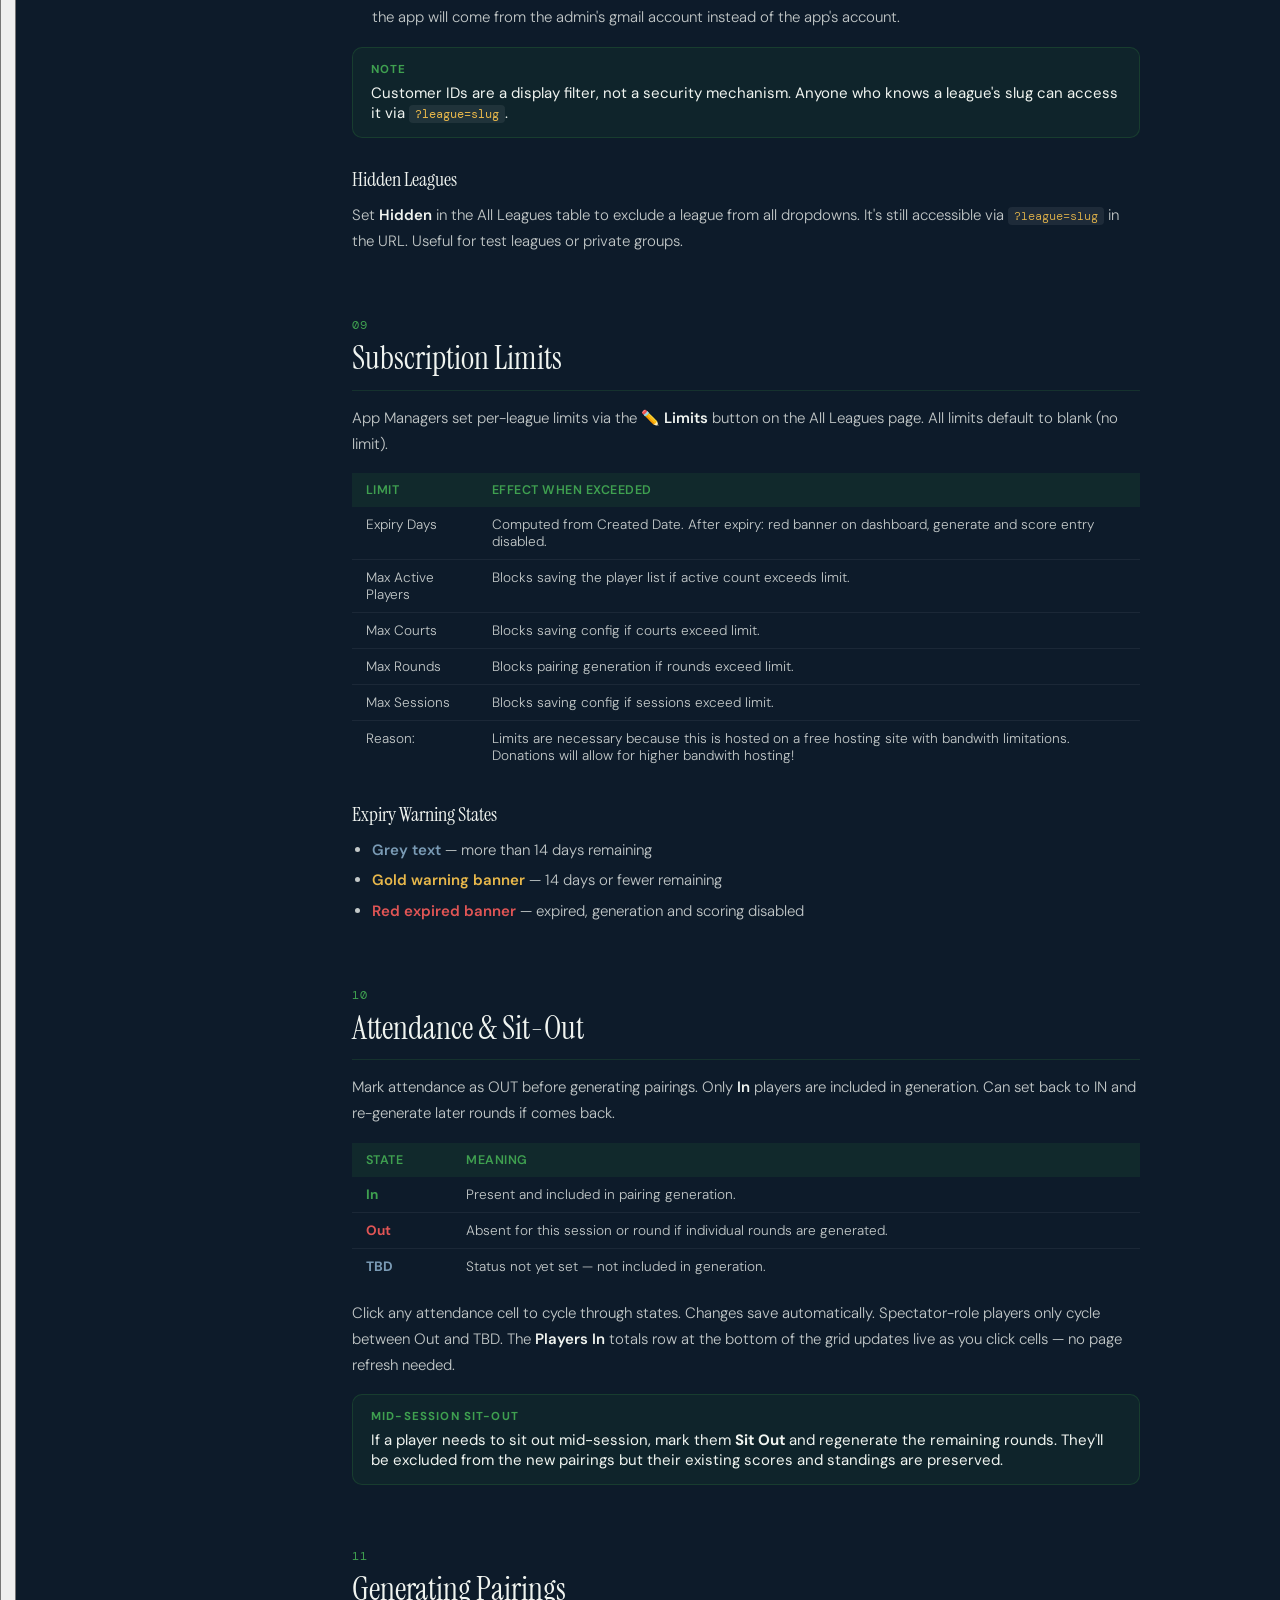
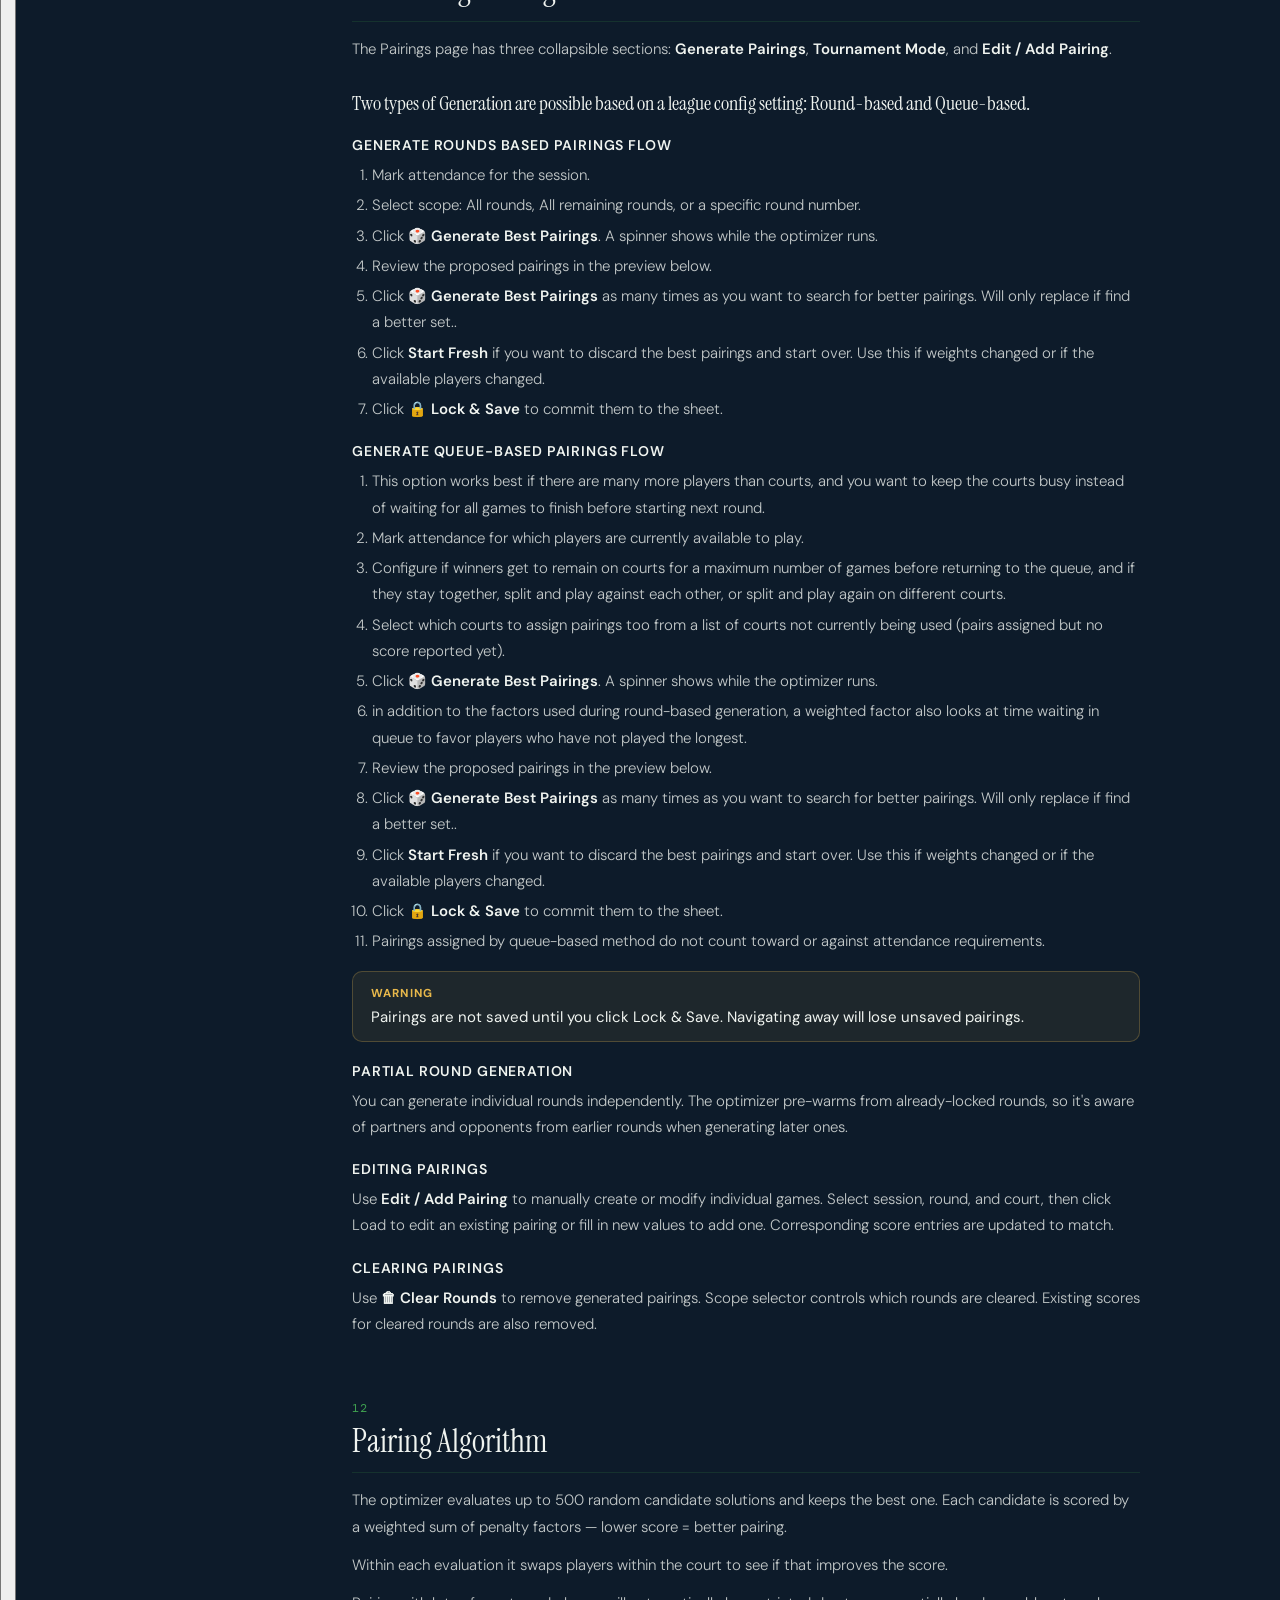
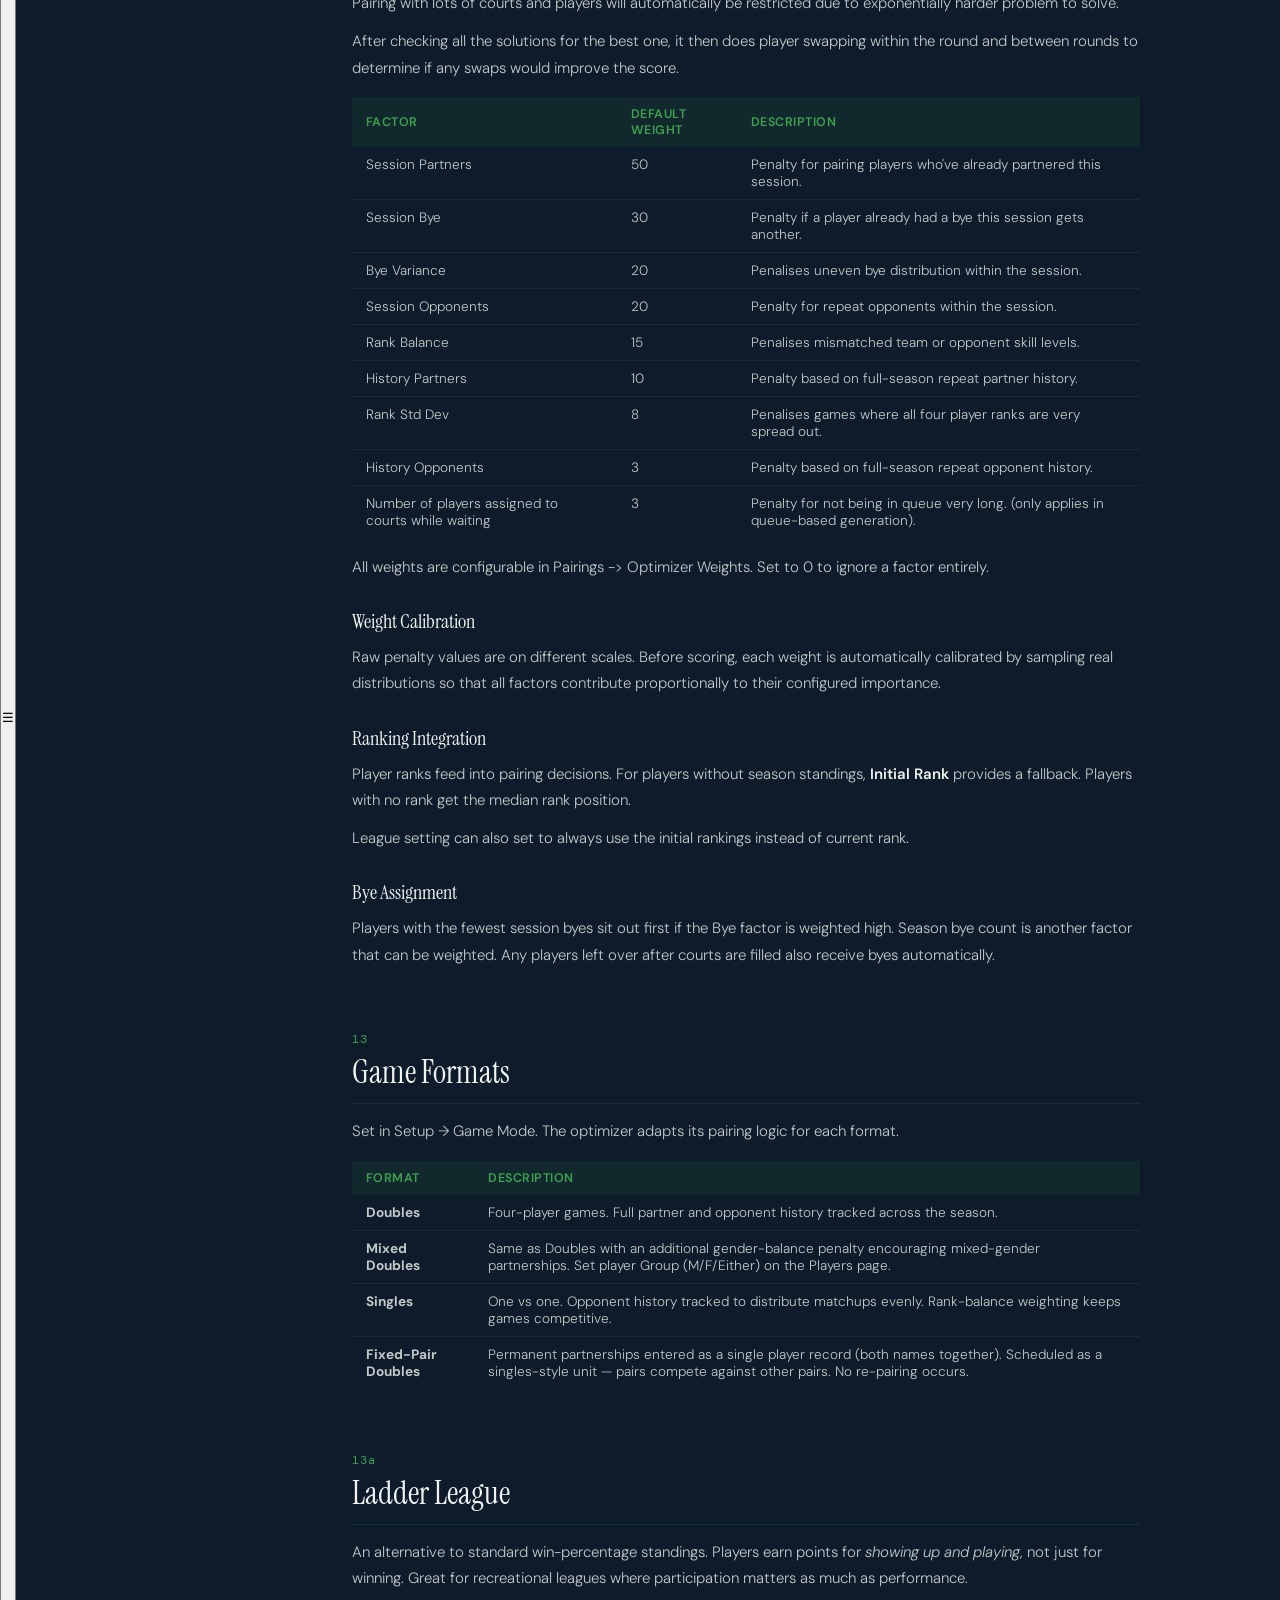
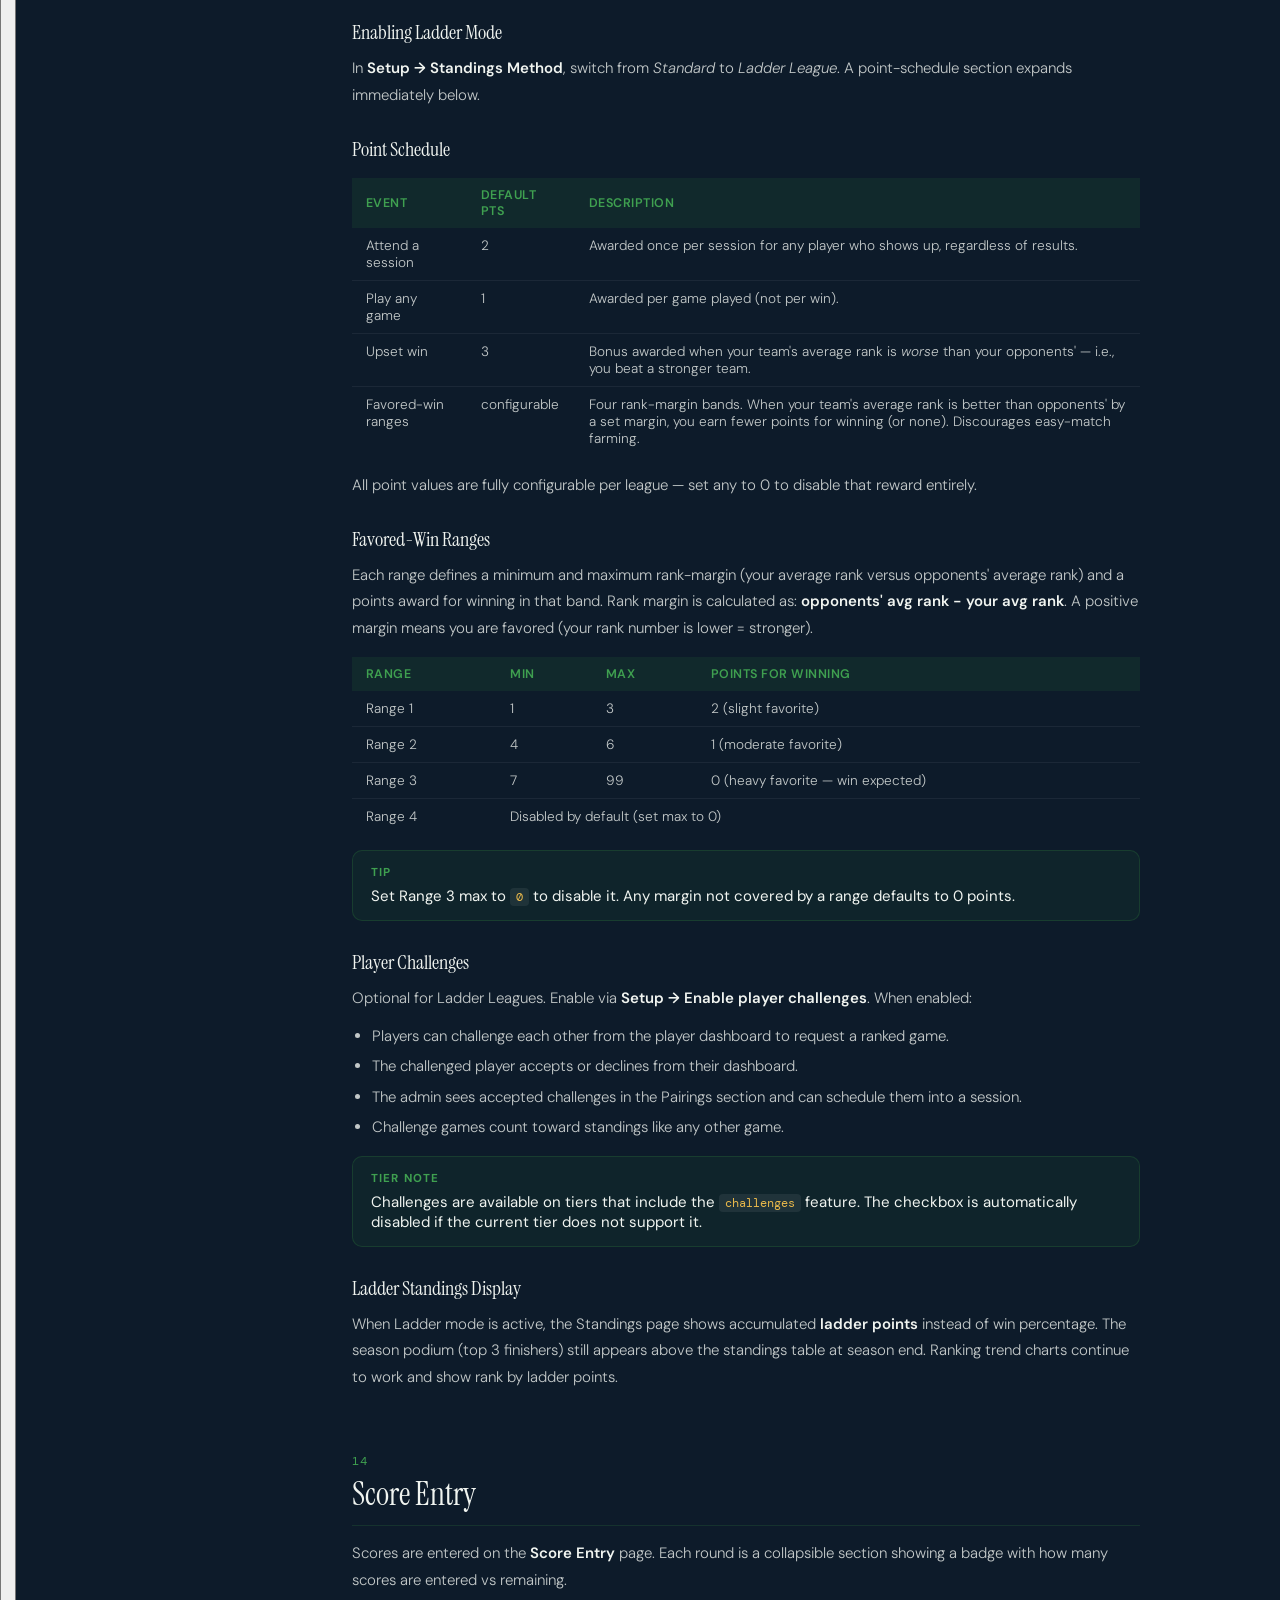
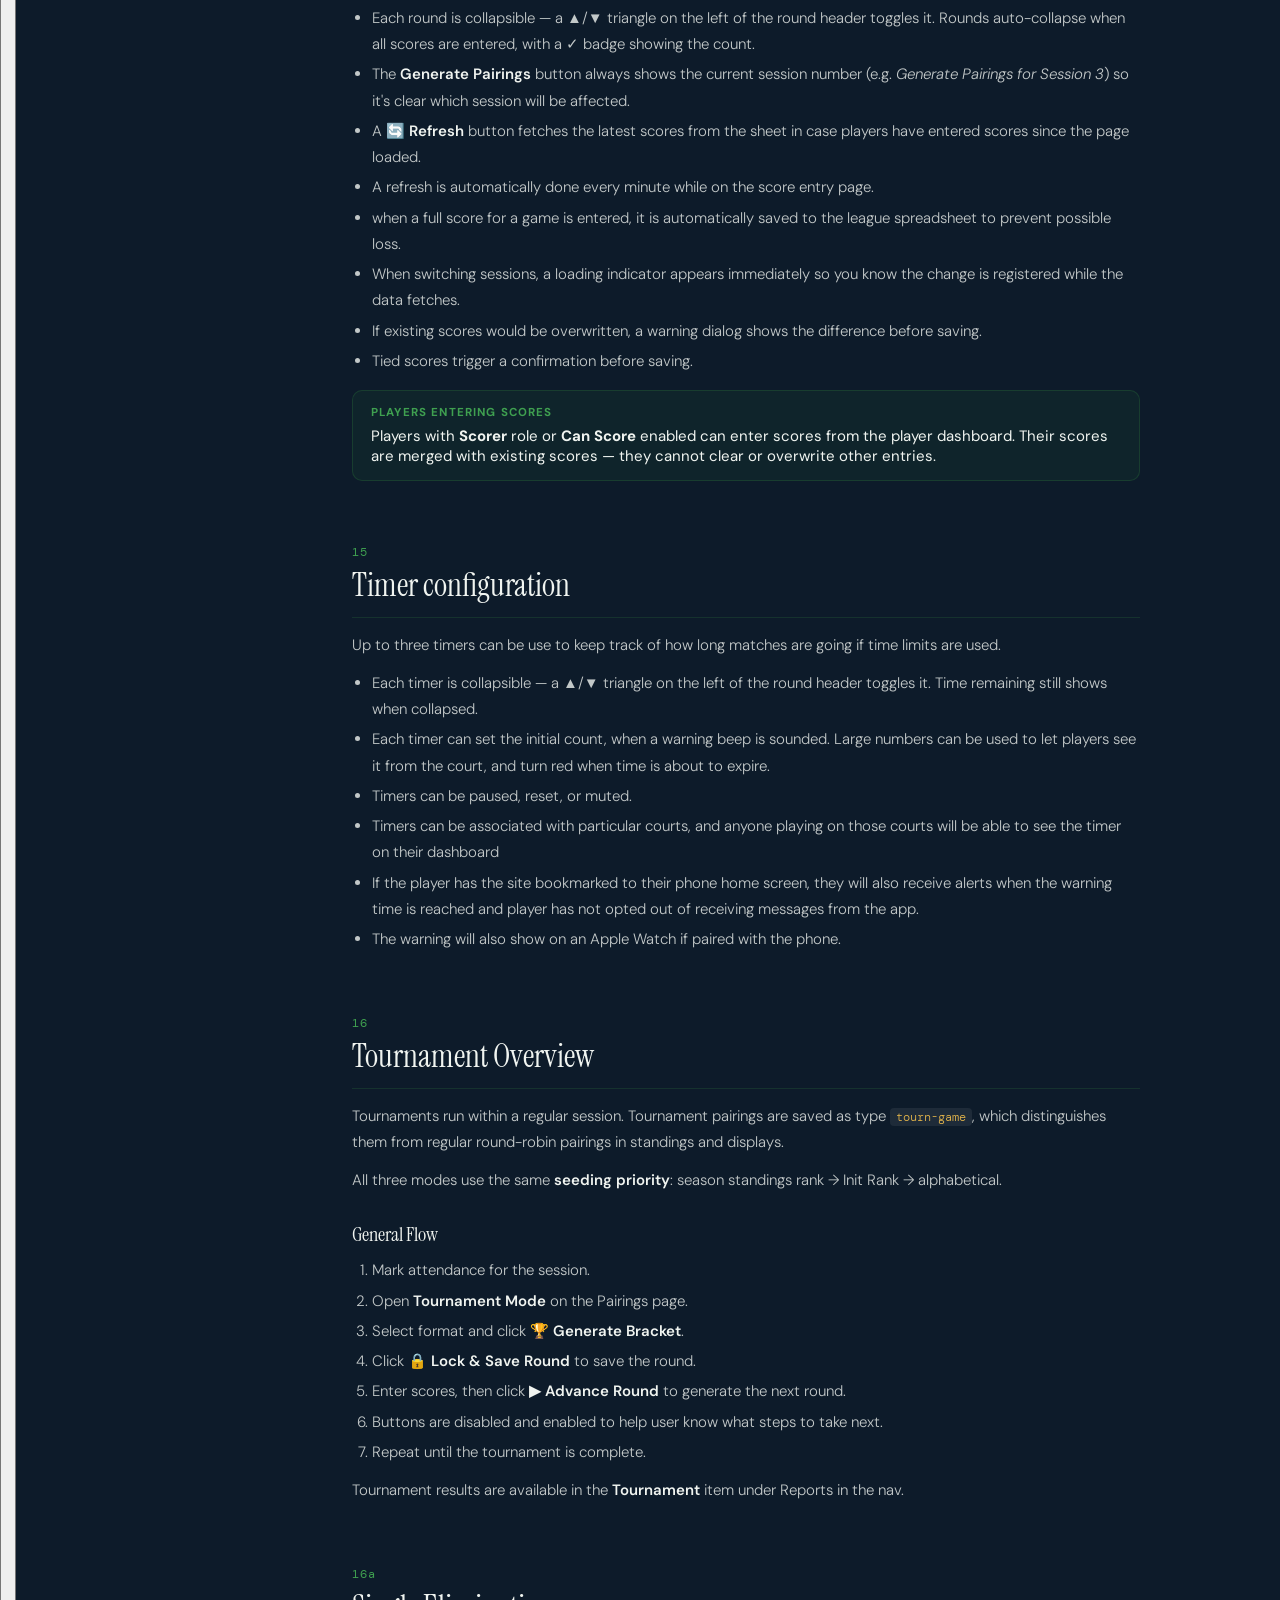
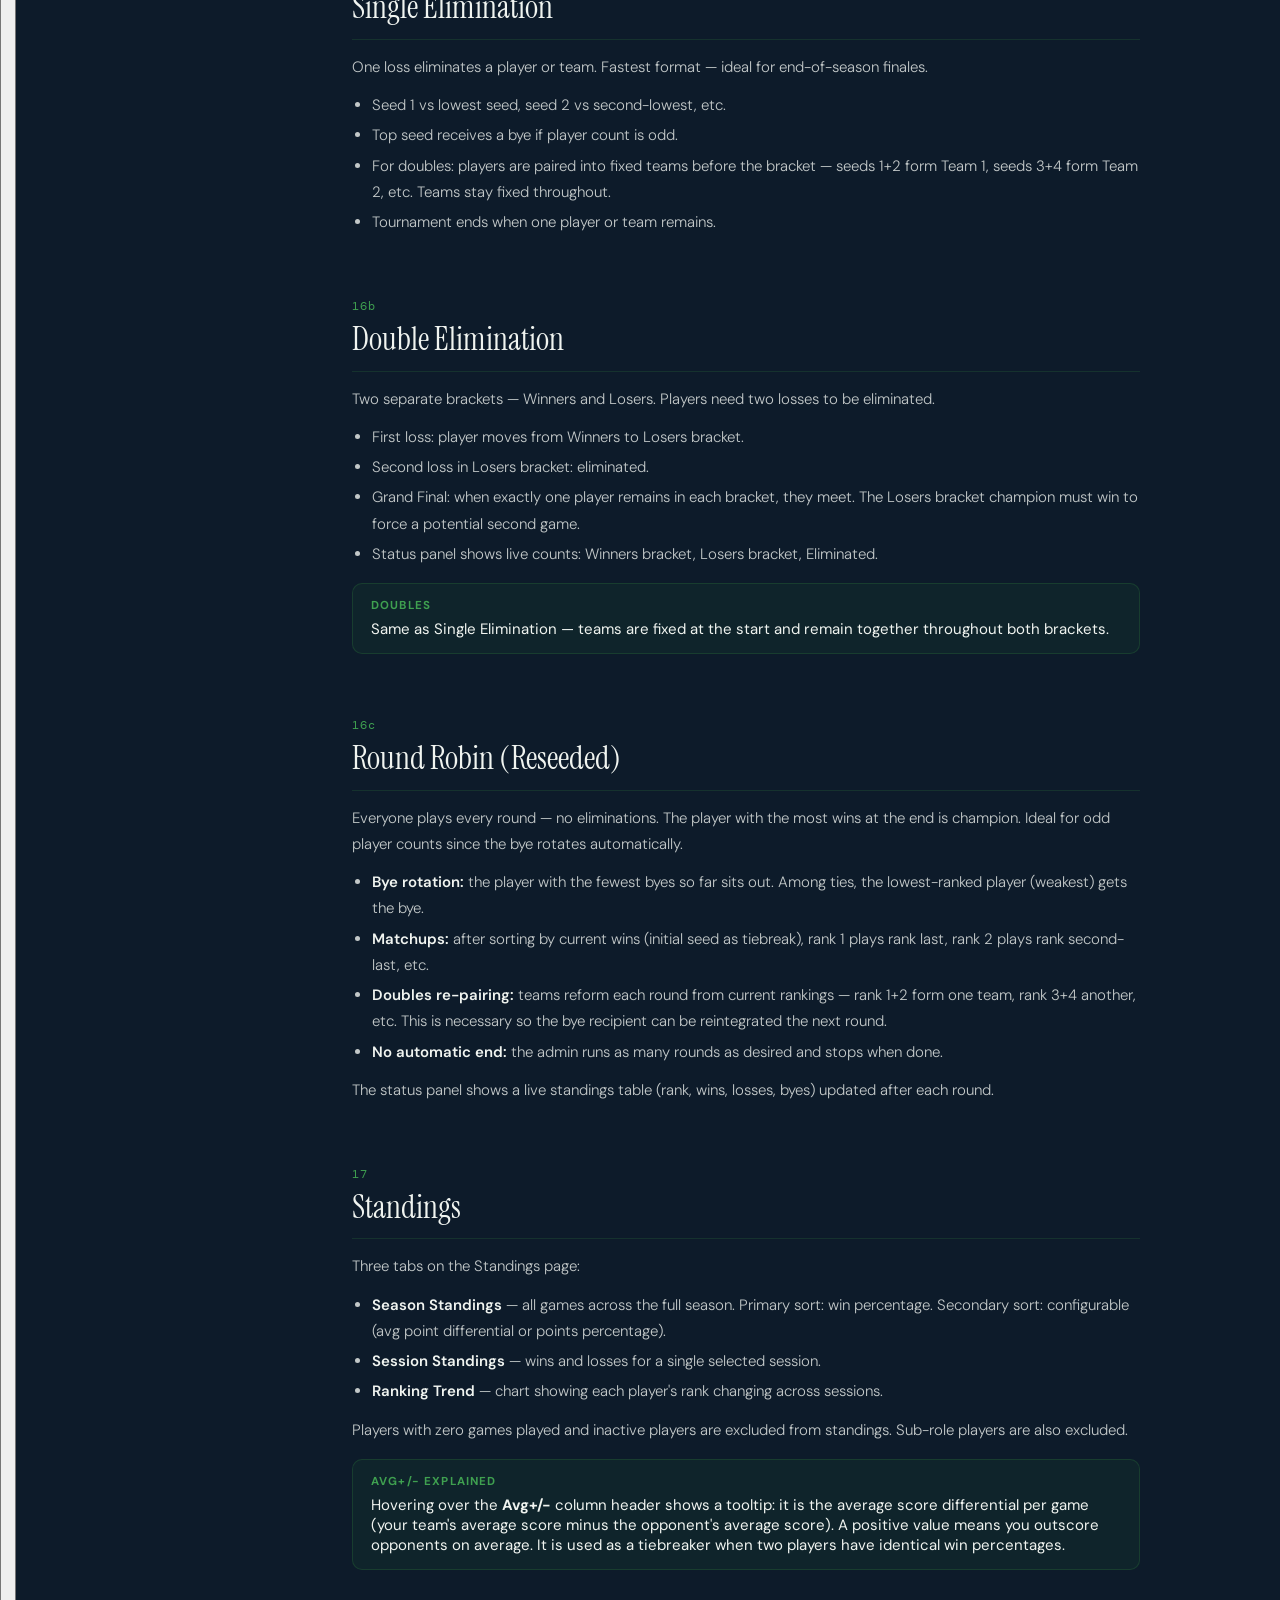
<file: help.html>
<!DOCTYPE html>
<html lang="en">
<head>
<meta charset="UTF-8">
<meta name="viewport" content="width=device-width, initial-scale=1.0">
<title>League Manager — Help</title>
<link rel="preconnect" href="https://fonts.googleapis.com">
<link href="https://fonts.googleapis.com/css2?family=Instrument+Serif:ital@0;1&family=DM+Sans:wght@300;400;500;600&family=DM+Mono:wght@400;500&display=swap" rel="stylesheet">
<style>
:root {
  --navy: #0d1b2a; --navy-mid: #152232; --navy-light: #1e3248;
  --green: #2d7a3a; --green-light: #3fa050; --green-glow: rgba(45,122,58,0.15);
  --gold: #e8b84b; --white: #f0f4f0; --muted: #7a9bb5;
  --danger: #e05555; --radius: 10px;
  --sidebar-w: 280px;
}
*,*::before,*::after { box-sizing:border-box; margin:0; padding:0; }
html { scroll-behavior: smooth; }
body { font-family:'DM Sans',sans-serif; background:var(--navy); color:var(--white); display:flex; min-height:100vh; font-size:15px; }

/* ── Sidebar ── */
.sidebar {
  width:var(--sidebar-w); flex-shrink:0; background:var(--navy-mid);
  border-right:1px solid rgba(255,255,255,0.07);
  height:100vh; position:sticky; top:0;
  overflow-y:auto; display:flex; flex-direction:column;
}
.sidebar-head {
  padding:20px 20px 14px;
  border-bottom:1px solid rgba(255,255,255,0.07);
  flex-shrink:0;
}
.sidebar-title {
  font-family:'Instrument Serif',serif;
  font-size:1.1rem; color:var(--white);
  display:flex; align-items:center; gap:8px;
  margin-bottom:10px;
}
.sidebar-title span { color:var(--green-light); }
#search {
  width:100%; background:rgba(255,255,255,0.06);
  border:1px solid rgba(255,255,255,0.1);
  border-radius:7px; padding:7px 12px;
  color:var(--white); font-size:0.82rem; font-family:'DM Sans',sans-serif;
  outline:none;
}
#search::placeholder { color:var(--muted); }
#search:focus { border-color:rgba(45,122,58,0.4); }
.nav-list { padding:8px 0; flex:1; }
.nav-section-label {
  font-size:0.65rem; font-weight:700; letter-spacing:0.14em;
  text-transform:uppercase; color:var(--muted);
  padding:10px 20px 4px;
}
.nav-link {
  display:block; padding:7px 20px;
  color:rgba(240,244,240,0.7); text-decoration:none;
  font-size:0.83rem; font-weight:400;
  border-left:2px solid transparent;
  transition:all 0.15s;
}
.nav-link:hover { color:var(--white); background:rgba(255,255,255,0.04); border-left-color:rgba(45,122,58,0.3); }
.nav-link.active { color:var(--green-light); background:rgba(45,122,58,0.1); border-left-color:var(--green-light); font-weight:500; }
.sidebar-footer {
  padding:14px 20px; border-top:1px solid rgba(255,255,255,0.07);
  font-size:0.72rem; color:var(--muted); flex-shrink:0;
}
.sidebar-footer a { color:var(--muted); text-decoration:none; }
.sidebar-footer a:hover { color:var(--white); }

/* ── Main content ── */
.main { flex:1; min-width:0; padding:48px 56px; max-width:900px; }
.back-link {
  display:inline-flex; align-items:center; gap:6px;
  color:var(--muted); text-decoration:none; font-size:0.8rem;
  margin-bottom:32px; transition:color 0.15s;
}
.back-link:hover { color:var(--white); }

/* Sections */
.section { margin-bottom:64px; scroll-margin-top:24px; }
.section-num {
  font-family:'DM Mono',monospace; font-size:0.72rem;
  color:var(--green-light); letter-spacing:0.08em;
  margin-bottom:6px; display:block;
}
h1 {
  font-family:'Instrument Serif',serif;
  font-size:2rem; font-weight:400; line-height:1.2;
  color:var(--white); margin-bottom:14px;
  padding-bottom:12px;
  border-bottom:1px solid rgba(45,122,58,0.25);
}
h2 {
  font-family:'Instrument Serif',serif;
  font-size:1.25rem; font-weight:400;
  color:var(--white); margin:28px 0 10px;
}
h3 {
  font-size:0.88rem; font-weight:600; color:var(--white);
  margin:20px 0 8px; text-transform:uppercase; letter-spacing:0.06em;
}
p { color:rgba(240,244,240,0.8); line-height:1.75; margin-bottom:12px; font-weight:300; }
p strong { color:var(--white); font-weight:600; }
ul,ol { color:rgba(240,244,240,0.8); padding-left:20px; margin-bottom:12px; }
li { line-height:1.75; margin-bottom:4px; font-weight:300; }
li strong { color:var(--white); font-weight:600; }
code {
  font-family:'DM Mono',monospace; font-size:0.82em;
  background:rgba(255,255,255,0.07); border-radius:4px;
  padding:1px 6px; color:var(--gold);
}

/* Tables */
.table-wrap { overflow-x:auto; margin:16px 0; }
table { width:100%; border-collapse:collapse; font-size:0.85rem; }
th {
  background:rgba(45,122,58,0.15); color:var(--green-light);
  font-weight:600; text-align:left; padding:9px 14px;
  font-size:0.78rem; letter-spacing:0.04em; text-transform:uppercase;
}
td { padding:9px 14px; border-bottom:1px solid rgba(255,255,255,0.06); color:rgba(240,244,240,0.8); vertical-align:top; font-weight:300; }
tr:last-child td { border-bottom:none; }
tr:hover td { background:rgba(255,255,255,0.02); }

/* Callout boxes */
.note { background:rgba(45,122,58,0.1); border:1px solid rgba(45,122,58,0.3); border-radius:var(--radius); padding:14px 18px; margin:16px 0; }
.note-label { font-size:0.72rem; font-weight:700; letter-spacing:0.1em; text-transform:uppercase; color:var(--green-light); margin-bottom:6px; }
.warn { background:rgba(232,184,75,0.08); border:1px solid rgba(232,184,75,0.25); border-radius:var(--radius); padding:14px 18px; margin:16px 0; }
.warn .note-label { color:var(--gold); }

/* Role badges */
.role-badge {
  display:inline-block; font-size:0.72rem; font-weight:600;
  padding:2px 9px; border-radius:100px; margin:1px;
}
.role-manager { background:rgba(232,184,75,0.15); color:var(--gold); border:1px solid rgba(232,184,75,0.3); }
.role-admin { background:rgba(45,122,58,0.15); color:var(--green-light); border:1px solid rgba(45,122,58,0.3); }
.role-assistant { background:rgba(122,155,181,0.15); color:var(--muted); border:1px solid rgba(122,155,181,0.25); }
.role-scorer { background:rgba(94,194,106,0.12); color:#5ec26a; border:1px solid rgba(94,194,106,0.25); }
.role-player { background:rgba(255,255,255,0.07); color:rgba(240,244,240,0.6); border:1px solid rgba(255,255,255,0.1); }

/* Search highlight */
.highlight { background:rgba(232,184,75,0.25); border-radius:2px; }
.hidden-search { display:none !important; }

/* Responsive */
@media(max-width:768px) {
  .sidebar { position:fixed; left:0; top:0; z-index:100; transform:translateX(-100%); transition:transform 0.25s; }
  .sidebar.open { transform:translateX(0); }
  .main { padding:24px 20px; }
  .mob-toggle {
    position:fixed; top:14px; left:14px; z-index:101;
    background:var(--navy-mid); border:1px solid rgba(255,255,255,0.12);
    border-radius:8px; padding:8px 12px; cursor:pointer;
    color:var(--white); font-size:1.1rem;
  }
}
</style>
</head>
<body>

<button class="mob-toggle" id="mob-toggle" onclick="document.querySelector('.sidebar').classList.toggle('open')">☰</button>

<!-- Sidebar -->
<nav class="sidebar" id="sidebar">
  <div class="sidebar-head">
    <div class="sidebar-title">🥒 <span>PB League</span> Help</div>
    <input type="text" id="search" placeholder="Search topics…" autocomplete="off">
  </div>
  <div class="nav-list" id="nav-list">
    <div class="nav-section-label">Getting Started</div>
    <a class="nav-link" href="#architecture">Architecture Overview</a>
    <a class="nav-link" href="#login">Login &amp; Authentication</a>
    <a class="nav-link" href="#roles">User Roles</a>
    <a class="nav-link" href="#deployment">Deployment &amp; Setup</a>

    <div class="nav-section-label">League Management</div>
    <a class="nav-link" href="#league-setup">League Setup</a>
    <a class="nav-link" href="#players">Player Management</a>
    <a class="nav-link" href="#registration">Self-Registration</a>
    <a class="nav-link" href="#multi-league">Multi-League &amp; Customer IDs</a>
    <a class="nav-link" href="#limits">Subscription Limits</a>

    <div class="nav-section-label">Running Sessions</div>
    <a class="nav-link" href="#attendance">Attendance &amp; Sit-Out</a>
    <a class="nav-link" href="#pairings">Generating Pairings</a>
    <a class="nav-link" href="#pairing-algorithm">Pairing Algorithm</a>
    <a class="nav-link" href="#game-formats">Game Formats</a>
    <a class="nav-link" href="#ladder-league">Ladder League</a>
    <a class="nav-link" href="#scores">Score Entry</a>
    <a class="nav-link" href="#timers">Court Timers</a>

    <div class="nav-section-label">Tournaments</div>
    <a class="nav-link" href="#tournaments">Tournament Overview</a>
    <a class="nav-link" href="#single-elim">Single Elimination</a>
    <a class="nav-link" href="#double-elim">Double Elimination</a>
    <a class="nav-link" href="#round-robin">Round Robin (Reseeded)</a>

    <div class="nav-section-label">Reports &amp; Email</div>
    <a class="nav-link" href="#standings">Standings</a>
    <a class="nav-link" href="#player-report">Player Reports</a>
    <a class="nav-link" href="#email">Email Notifications</a>
    <a class="nav-link" href="#head-to-head-report">Head-to-Head Analysis</a>
    <a class="nav-link" href="#messaging">Messaging</a>

    <div class="nav-section-label">Player Dashboard</div>
    <a class="nav-link" href="#player-view">Player View</a>
    <a class="nav-link" href="#chat">Chat</a>
  </div>
  <div class="sidebar-footer">
    v1.4 · <a href="#" onclick="window.close(); return false;">✕ Close</a>
  </div>
</nav>

<!-- Main Content -->
<main class="main" id="main-content">
  <a href="#" class="back-link" onclick="window.close(); return false;">✕ Close Help</a>

  <!-- ── Architecture ── -->
  <section class="section" id="architecture">
    <span class="section-num">01</span>
    <h1>Architecture Overview</h1>
    <p>League Manager uses a two-tier architecture with no dedicated server infrastructure.</p>
    <div class="table-wrap"><table>
      <tr><th>Component</th><th>Description</th></tr>
      <tr><td><strong>Frontend</strong></td><td>Static HTML/CSS/JS hosted on GitHub Pages. Three pages: <code>index.html</code> (login), <code>player.html</code> (player dashboard), <code>admin.html</code> (admin dashboard).</td></tr>
      <tr><td><strong>Backend</strong></td><td>Google Apps Script Web App (<code>Code.gs</code>) serving as a REST-like API. Deployed as a public web app executing as the script owner.</td></tr>
      <tr><td><strong>Data</strong></td><td>Google Sheets. One master registry sheet lists all leagues. Each league has its own sheet with tabs: config, players, attendance, pairings, scores.</td></tr>
      <tr><td><strong>settings.js</strong></td><td>Contains <code>GAS_URL</code>, <code>APP_VERSION</code>, <code>APP_BUILD_DATE</code>. Must be updated with your deployed GAS URL before going live.</td></tr>
    </table></div>
    <div class="note"><div class="note-label">Performance</div>GAS has a cold-start delay of 2–4 seconds when idle. A scheduled <code>warmup()</code> trigger every 5 minutes keeps the script warm. URL-based logins (<code>?league=slug</code>) use a single combined endpoint to cut round-trips in half.</div>
  </section>

  <!-- ── Login ── -->
  <section class="section" id="login">
    <span class="section-num">02</span>
    <h1>Login &amp; Authentication</h1>
    <h2>Player Login</h2>
    <p>Three-step wizard: select league → select name → enter password. URL parameters can skip any or all steps and can be combined freely:</p>
    <div class="table-wrap"><table>
      <tr><th>Parameter</th><th>Effect</th><th>Example</th></tr>
      <tr><td><code>?id=</code></td><td>Filters the league dropdown to leagues belonging to that organisation (plus unassigned leagues)</td><td><code>?id=springfield</code></td></tr>
      <tr><td><code>?league=</code></td><td>Pre-selects a specific league by its ID slug or display name, skipping step 1</td><td><code>?league=tuesday-doubles</code></td></tr>
      <tr><td><code>?player=</code></td><td>Pre-selects a player by name, skipping step 2 and jumping straight to password entry</td><td><code>?player=Doug</code></td></tr>
    <tr><td><code>?player=</code></td><td>Pre-selects a player by name, skipping step 2 and jumping straight to password entry</td><td><code>?player=Doug</code></td></tr>
 <tr><td><code>?player=</code></td><td>Pre-selects a player by name, skipping step 2 and jumping straight to password entry</td><td><code>?player=Doug</code></td></tr>
 
	</table></div>
    <p>All three can be combined in one URL. For example:</p>
    <pre style="background:rgba(255,255,255,0.05); border-radius:8px; padding:12px 16px; font-size:0.82rem; overflow-x:auto; color:var(--gold);">index.html?id=springfield&amp;league=tuesday-doubles&amp;player=Doug</pre>
    <p>This filters to Springfield leagues, selects Tuesday Doubles, pre-fills Doug's name, and drops straight to the password screen — one tap from a bookmark or home-screen shortcut.</p>
    <h2>Find My League</h2>
    <p>If a player arrives without a <code>?id=</code> URL and doesn't see their league in the dropdown, a <strong>Find My League</strong> section appears below the dropdown. They can enter either their Organisation ID <em>or</em> a partial league name (or both) and click the search button. Matching leagues are added to the dropdown and auto-selected if only one is found.</p>
    <h2>Admin Login</h2>
    <p>Clicking <strong>🔐 Admin Login</strong> opens a dedicated password screen — completely separate from the player passowrd system. Two tabs:</p>
    <div class="table-wrap"><table>
      <tr><th>Path</th><th>Password location</th><th>Access</th></tr>
      <tr><td>League Admin</td><td>Config sheet — <code>adminPassword</code> field</td><td>Full league control</td></tr>
      <tr><td>App Manager</td><td>GAS Script Properties — <code>APP_MANAGER_PASSWORD</code></td><td>All leagues, limits, customer IDs</td></tr>
    </table></div>
    <div class="note"><div class="note-label">Security</div>No player can accidentally gain admin access by choosing the same password as the admin password — the two systems are completely separate.</div>
    <h2>Admin Assistants</h2>
    <p>Assistants log in through the <strong>regular player password</strong> path (not Admin Login). Because their role is set to <code>assistant</code> in the Players page, the app automatically routes them to <code>admin.html</code> with restricted access.</p>
  </section>

  <!-- ── Roles ── -->
  <section class="section" id="roles">
    <span class="section-num">03</span>
    <h1>User Roles</h1>
    <p>Every user has one of five roles. Set via the <strong>Role</strong> column on the Players page.</p>
    <div class="table-wrap"><table>
      <tr><th>Role</th><th>Access</th><th>Login path</th></tr>
      <tr><td><span class="role-badge role-manager">★ App Manager</span></td><td>Everything — all leagues, limits, customer IDs. Platform owner.</td><td>Admin Login → App Manager tab</td></tr>
      <tr><td><span class="role-badge role-admin">League Admin</span></td><td>Full league control: players, settings, pairings, scores, emails, approvals.</td><td>Admin Login → League Admin tab</td></tr>
      <tr><td><span class="role-badge role-assistant">Admin Assistant</span></td><td>Generate &amp; lock pairings, mark attendance, enter scores, view reports. Cannot change settings, delete scores, manage players, or send emails.</td><td>Player password → auto-routed to admin.html</td></tr>
      <tr><td><span class="role-badge role-scorer">Scorer</span></td><td>Everything a player sees plus score entry from the player dashboard.</td><td>Player PIN → player.html</td></tr>
      <tr><td><span class="role-badge role-player">Player</span> <span class="role-badge role-player">Spectator</span></td><td>Player: view pairings, scores, standings, tournaments. Spectator: view only, never in pairings.</td><td>Player password → player.html</td></tr>
    </table></div>
    <h3>What Assistants Can and Cannot Do</h3>
    <div class="table-wrap"><table>
      <tr><th>Feature</th><th>Admin</th><th>Assistant</th></tr>
      <tr><td>Generate &amp; lock pairings</td><td>✓</td><td>✓</td></tr>
      <tr><td>Run tournaments</td><td>✓</td><td>✓</td></tr>
      <tr><td>Mark attendance</td><td>✓</td><td>✓</td></tr>
      <tr><td>Enter new scores</td><td>✓</td><td>✓</td></tr>
      <tr><td>Delete / overwrite scores</td><td>✓</td><td>✗</td></tr>
      <tr><td>Clear pairings</td><td>✓</td><td>✗</td></tr>
      <tr><td>View/manage players &amp; passwords</td><td>✓</td><td>✗</td></tr>
      <tr><td>Change league settings</td><td>✓</td><td>✗</td></tr>
      <tr><td>Send emails</td><td>✓</td><td>✗</td></tr>
    </table></div>
  </section>

  <!-- ── Deployment ── -->
  <section class="section" id="deployment">
    <span class="section-num">04</span>
    <h1>Deployment &amp; Setup</h1>
    <ol>
      <li>Ask app developer if you need to do this.</li>
     
    </ol>
    <div class="warn"><div class="note-label">Important</div>Set the Google Sheets to private — only the script owner needs access. Players never interact with the sheet directly.</div>
  </section>

  <!-- ── League Setup ── -->
  <section class="section" id="league-setup">
    <span class="section-num">05</span>
    <h1>League Setup</h1>
    <p>Found in the admin sidebar under <strong>Setup</strong>. Key configuration fields:</p>
    <div class="table-wrap"><table>
      <tr><th>Field</th><th>Description</th></tr>
      <tr><td>League Name</td><td>Display name shown everywhere and in emails.</td></tr>
      <tr><td>Admin Password</td><td>The password used for the Admin Login path. Store securely.</td></tr>
      <tr><td>Reply-To Email</td><td>All outgoing emails use this as the reply-to. Also receives admin notifications for new player registrations.</td></tr>
      <tr><td>Sessions / Courts / Games</td><td>Core schedule parameters driving the pairing optimizer.</td></tr>
      <tr><td>Optimizer Tries</td><td>Number of random solutions evaluated (default 100). Higher = better quality but slower.</td></tr>
      <tr><td>Game Mode</td><td>Doubles, Mixed Doubles, Singles, or Fixed-Pair Doubles.</td></tr>
      <tr><td>Allow Self-Registration</td><td>Enables the Register button on the login page.</td></tr>
		<tr>
			<td>Admin Only Emails</td>
			<td>When email button pressed to send standings or other league message, only goes to admin's email for review, editing, and forwarding instead of all players who provided email and checked box asking to receive messages.</td>
		</tr>
      <tr><td>Invite Code</td><td>Required code for self-registration. Share with new players via text or email.</td></tr>
      <tr><td>Max Pending Approvals</td><td>Cap on inactive (pending) registrations. Default 10. Stops hackers from flooding registration requests.</td></tr>
      <tr><td>Session Dates / Times</td><td>Per-session date and time shown in pairings and emails.</td></tr>
      <tr><td>Court Names</td><td>Custom names per court (e.g. Court A, Back Court).</td></tr>
      <tr><td>Optimizer Weights</td><td>Relative importance of each pairing quality factor. See <a href="#pairing-algorithm">Pairing Algorithm</a>.</td></tr>
		<tr>
			<td>Message to Players</td>
			<td>form to compose message to send to all players providing email.  Checkboxes to include various info about the league easily. (standings, dates,URL,...)</td>
		</tr>
		<tr>
			<td>Feedback to Developer</td>
			<td>form to report bugs, ask for help, or suggest new features.</td>
		</tr>
	</table></div>
  </section>

  <!-- ── Players ── -->
  <section class="section" id="players">
    <span class="section-num">06</span>
    <h1>Player Management</h1>
    <p>Manage players on the <strong>Players</strong> page. Each player has:</p>
    <div class="table-wrap"><table>
      <tr><th>Field</th><th>Description</th></tr>
      <tr><td>Player Handle</td><td>Unique identifier used throughout the app. Doesn't have to be a full name.</td></tr>
      <tr><td>Password</td><td>Alpha-Numeric login code. Up to 8 characters.  Stored in the sheet.</td></tr>
      <tr><td>Group</td><td>M / F / Either — used for Mixed Doubles pairing gender balance.</td></tr>
      <tr><td>Email</td><td>For password recovery and email reports.</td></tr>
      <tr><td>Notify</td><td>If checked, player receives session result emails.</td></tr>
      <tr><td>Init Rank</td><td>Starting rank before season standings exist. Used for pairing balance and tournament seeding. Duplicates allowed — alphabetical tiebreak applied.</td></tr>
      <tr><td>Role</td><td>Access level. See <a href="#roles">Roles</a>.</td></tr>
      <tr><td>Status</td><td>Active / Inactive / Pending. Pending (PEND) is set automatically when a player self-registers. Only Active players appear in pairings, emails, and player-facing dropdowns.</td></tr>
    </table></div>
    <div class="note"><div class="note-label">Column tooltips</div>Hover over the <strong>Group</strong> and <strong>Role</strong> column headers on the Players page to see inline explanations of each option without leaving the page.</div>
    <div class="note"><div class="note-label">Spectators</div>Players with role <strong>Spectator</strong> can view scores and standings but are never included in pairings, regardless of attendance status. Their attendance cycles only between Out and TBD.</div>
    <div class="note"><div class="note-label">Substitutes (Sub)</div>Sub-role players are included in pairings and attendance like regular players, but their wins and losses are excluded from standings, standings charts, player reports, and head-to-head tables. Useful for guest or drop-in players who shouldn't affect the league rankings.</div>
  </section>

  <!-- ── Registration ── -->
  <section class="section" id="registration">
    <span class="section-num">07</span>
    <h1>Self-Registration</h1>
    <p>Enable on the Setup page with <strong>Allow self-registration</strong>. A <em>Register as New Player</em> button appears on the login page.</p>
    <h2>Registration Flow</h2>
    <ol>
      <li>Player clicks Register, enters the <strong>Invite Code</strong> (provided by admin), their handle, email (optional), gender group, notification preference, password, and role (Player or Spectator).</li>
      <li>GAS validates the code, checks the pending cap, and checks for duplicate handles.</li>
      <li>New player is written to the sheet as <strong>inactive</strong>.</li>
      <li>Admin receives a notification email (if Reply-To is configured).</li>
      <li>New player appears in the Players list with status <strong>Pending (PEND)</strong> — they cannot log in yet.</li>
      <li>Admin changes the player's status from Pending to <strong>Active</strong> on the Players page.</li>
      <li>If the player provided an email, an <strong>approval email</strong> is sent automatically with a Log In Now button linking to the league URL (set in Setup).</li>
    </ol>
    <div class="note"><div class="note-label">Pending dashboard tile</div>A gold <strong>Pending Approval</strong> stat tile appears on the admin Dashboard whenever there are players awaiting approval, so registrations are never missed.</div>
    <h2>Anti-Abuse Protections</h2>
    <div class="table-wrap"><table>
      <tr><th>Protection</th><th>How it works</th></tr>
      <tr><td>Invite Code</td><td>Required to register. Set in Setup. Case-insensitive. Rotate if abused.</td></tr>
      <tr><td>Max Pending Cap</td><td>Rejects new registrations if pending count reaches the limit (default 10).</td></tr>
      <tr><td>Admin Notification</td><td>Email sent to Reply-To address for each registration, with pending count.</td></tr>
      <tr><td>Duplicate Check</td><td>Case-insensitive handle uniqueness enforced server-side.</td></tr>
    </table></div>
  </section>

  <!-- ── Multi-League ── -->
  <section class="section" id="multi-league">
    <span class="section-num">08</span>
    <h1>Multi-League &amp; Customer IDs</h1>
    <p>The app supports unlimited leagues from one deployment. The master registry Google Sheet lists all leagues.</p>
    <h2>Customer ID Filtering</h2>
    <p>Each league in the registry can have a <strong>Customer ID</strong> This controls which leagues appear in the login dropdown:</p>
    <ul>
      <li><code>index.html?id=abc</code> — shows leagues with <code>customerId = abc</code> plus leagues with no ID</li>
      <li>No <code>?id=</code> — shows only leagues with <strong>no</strong> customer ID assigned</li>
    </ul>
    <p>This lets you give each customer a URL that shows only their leagues, while shared/public leagues remain visible to all.</p>
    <h2>New Customer Setup</h2>
    <ol>
      <li>App Manager assigns a customer ID (e.g. their organization slug).</li>
      <li>Creates an initial league with that ID via the All Leagues page.</li>
      <li>Shares the URL: <code>index.html?id=&lt;customerId&gt;</code></li>
      <li>All leagues the customer creates inherit their ID automatically.</li>
		<li>Admin can install a simple script on a google sheet and provide the App the URL so that any messages sent within the app will come from the admin's gmail account instead of the app's account.</li>
    </ol>
    <div class="note"><div class="note-label">Note</div>Customer IDs are a display filter, not a security mechanism. Anyone who knows a league's slug can access it via <code>?league=slug</code>.</div>
    <h2>Hidden Leagues</h2>
    <p>Set <strong>Hidden</strong> in the All Leagues table to exclude a league from all dropdowns. It's still accessible via <code>?league=slug</code> in the URL. Useful for test leagues or private groups.</p>
  </section>

  <!-- ── Limits ── -->
  <section class="section" id="limits">
    <span class="section-num">09</span>
    <h1>Subscription Limits</h1>
    <p>App Managers set per-league limits via the <strong>✏️ Limits</strong> button on the All Leagues page. All limits default to blank (no limit).</p>
    <div class="table-wrap"><table>
      <tr><th>Limit</th><th>Effect when exceeded</th></tr>
      <tr><td>Expiry Days</td><td>Computed from Created Date. After expiry: red banner on dashboard, generate and score entry disabled.</td></tr>
      <tr><td>Max Active Players</td><td>Blocks saving the player list if active count exceeds limit.</td></tr>
      <tr><td>Max Courts</td><td>Blocks saving config if courts exceed limit.</td></tr>
      <tr><td>Max Rounds</td><td>Blocks pairing generation if rounds exceed limit.</td></tr>
      <tr><td>Max Sessions</td><td>Blocks saving config if sessions exceed limit.</td></tr>
		<tr>
			<td>Reason:</td>
			<td>Limits are necessary because this is hosted on a free hosting site with bandwith limitations. Donations will allow for higher bandwith hosting!</td>
		</tr>
    </table></div>
    <h2>Expiry Warning States</h2>
    <ul>
      <li><strong style="color:var(--muted);">Grey text</strong> — more than 14 days remaining</li>
      <li><strong style="color:var(--gold);">Gold warning banner</strong> — 14 days or fewer remaining</li>
      <li><strong style="color:var(--danger);">Red expired banner</strong> — expired, generation and scoring disabled</li>
    </ul>
  </section>

  <!-- ── Attendance ── -->
  <section class="section" id="attendance">
    <span class="section-num">10</span>
    <h1>Attendance &amp; Sit-Out</h1>
    <p>Mark attendance as OUT before generating pairings. Only <strong>In</strong> players are included in generation. Can set back to IN and re-generate later rounds if comes back.</p>
    <div class="table-wrap"><table>
      <tr><th>State</th><th>Meaning</th></tr>
      <tr><td><strong style="color:var(--green-light);">In</strong></td><td>Present and included in pairing generation.</td></tr>
      <tr><td><strong style="color:var(--danger);">Out</strong></td><td>Absent for this session or round if individual rounds are generated.</td></tr>
		<tr>
			<td>
				<strong style="color:var(--muted);">TBD</strong>
			</td>
			<td>Status not yet set — not included in generation.</td>
		</tr>
    </table></div>
    <p>Click any attendance cell to cycle through states. Changes save automatically. Spectator-role players only cycle between Out and TBD. The <strong>Players In</strong> totals row at the bottom of the grid updates live as you click cells — no page refresh needed.</p>
    <div class="note"><div class="note-label">Mid-session sit-out</div>If a player needs to sit out mid-session, mark them <strong>Sit Out</strong> and regenerate the remaining rounds. They'll be excluded from the new pairings but their existing scores and standings are preserved.</div>
  </section>

  <!-- ── Pairings ── -->
	<section class="section" id="pairings">
		<span class="section-num">11</span>
		<h1>Generating Pairings</h1>
		<p>
			The Pairings page has three collapsible sections: <strong>Generate Pairings</strong>, <strong>Tournament Mode</strong>, and <strong>Edit / Add Pairing</strong>.
		</p>
		<h2>
			Two types of Generation are possible based on a league config setting: Round-based and Queue-based.
		</h2>
		<h3>Generate Rounds based Pairings Flow</h3>
		<ol>
			<li>Mark attendance for the session.</li>
			<li>Select scope: All rounds, All remaining rounds, or a specific round number.</li>
			<li>
				Click <strong>🎲 Generate Best Pairings</strong>. A spinner shows while the optimizer runs.
			</li>
			<li>Review the proposed pairings in the preview below.</li>
			<li>
				Click <strong>🎲 Generate Best Pairings</strong> as many times as you want to search for better pairings. Will only replace if find a better set..
			</li>
			<li>
				Click <strong>Start Fresh</strong> if you want to discard the best pairings and start over. Use this if weights changed or if the available players changed.
			</li>
			<li>
				Click <strong>🔒 Lock &amp; Save</strong> to commit them to the sheet.
			</li>
		</ol>
		<h3>Generate Queue-based Pairings Flow</h3>
		<ol>
			<li> This option works best if there are many more players than courts, and you want to keep the courts busy instead of waiting for all games to finish before starting next round.</li>
			<li>Mark attendance for which players are currently available to play.</li>
			<li>Configure if winners get to remain on courts for a maximum number of games before returning to the queue, and if they stay together, split and play against each other, or split and play again on different courts.</li>
			<li>Select which courts to assign pairings too from a list of courts not currently being used (pairs assigned but no score reported yet).</li>
			<li>
				Click <strong>🎲 Generate Best Pairings</strong>. A spinner shows while the optimizer runs.
			</li>
			<li> in addition to the factors used during round-based generation, a weighted factor also looks at time waiting in queue to favor players who have not played the longest.</li>
			<li>Review the proposed pairings in the preview below.</li>
			<li>
				Click <strong>🎲 Generate Best Pairings</strong> as many times as you want to search for better pairings. Will only replace if find a better set..
			</li>
			<li>
				Click <strong>Start Fresh</strong> if you want to discard the best pairings and start over. Use this if weights changed or if the available players changed.
			</li>
			<li>
				Click <strong>🔒 Lock &amp; Save</strong> to commit them to the sheet.
			</li>
			<li> Pairings assigned by queue-based method do not count toward or against attendance requirements.</li>
		</ol>
		<div class="warn">
			<div class="note-label">Warning</div>Pairings are not saved until you click Lock &amp; Save. Navigating away will lose unsaved pairings.
		</div>
		<h3>Partial Round Generation</h3>
		<p>You can generate individual rounds independently. The optimizer pre-warms from already-locked rounds, so it's aware of partners and opponents from earlier rounds when generating later ones.</p>
		<h3>Editing Pairings</h3>
		<p>
			Use <strong>Edit / Add Pairing</strong> to manually create or modify individual games. Select session, round, and court, then click Load to edit an existing pairing or fill in new values to add one. Corresponding score entries are updated to match.
		</p>
		<h3>Clearing Pairings</h3>
		<p>
			Use <strong>🗑 Clear Rounds</strong> to remove generated pairings. Scope selector controls which rounds are cleared. Existing scores for cleared rounds are also removed.
		</p>
	</section>

  <!-- ── Pairing Algorithm ── -->
  <section class="section" id="pairing-algorithm">
    <span class="section-num">12</span>
    <h1>Pairing Algorithm</h1>
    <p>The optimizer evaluates up to 500 random candidate solutions and keeps the best one. Each candidate is scored by a weighted sum of penalty factors — lower score = better pairing.</p>
	  <p>Within each evaluation it swaps players within the court to see if that improves the score. </p>
	  <p>Pairing with lots of courts and players will automatically be restricted due to exponentially harder problem to solve.</p>
	  <p>After checking all the solutions for the best one, it then does player swapping within the round and between rounds to determine if any swaps would improve the score.</p>

	  <div class="table-wrap"><table>
      <tr><th>Factor</th><th>Default Weight</th><th>Description</th></tr>
      <tr><td>Session Partners</td><td>50</td><td>Penalty for pairing players who've already partnered this session.</td></tr>
      <tr><td>Session Bye</td><td>30</td><td>Penalty if a player already had a bye this session gets another.</td></tr>
      <tr><td>Bye Variance</td><td>20</td><td>Penalises uneven bye distribution within the session.</td></tr>
      <tr><td>Session Opponents</td><td>20</td><td>Penalty for repeat opponents within the session.</td></tr>
      <tr><td>Rank Balance</td><td>15</td><td>Penalises mismatched team or opponent skill levels.</td></tr>
      <tr><td>History Partners</td><td>10</td><td>Penalty based on full-season repeat partner history.</td></tr>
      <tr><td>Rank Std Dev</td><td>8</td><td>Penalises games where all four player ranks are very spread out.</td></tr>
      <tr><td>History Opponents</td><td>3</td><td>Penalty based on full-season repeat opponent history.</td></tr>
		  <tr>
			  <td>Number of players assigned to courts while waiting</td>
			  <td>3</td>
			  <td>Penalty for not being in queue very long. (only applies in queue-based generation).</td>
		  </tr>
    </table></div>
    <p>All weights are configurable in Pairings -> Optimizer Weights. Set to 0 to ignore a factor entirely.</p>
    <h2>Weight Calibration</h2>
    <p>Raw penalty values are on different scales. Before scoring, each weight is automatically calibrated by sampling real distributions so that all factors contribute proportionally to their configured importance.</p>
    <h2>Ranking Integration</h2>
    <p>Player ranks feed into pairing decisions. For players without season standings, <strong>Initial Rank</strong> provides a fallback. Players with no rank get the median rank position.</p>
	  <p>League setting can also set to always use the initial rankings instead of current rank.</p>
	  <h2>Bye Assignment</h2>
    <p>Players with the fewest session byes sit out first if the Bye factor is weighted high. Season bye count is another factor that can be weighted. Any players left over after courts are filled also receive byes automatically.</p>
  </section>

  <!-- ── Game Formats ── -->
  <section class="section" id="game-formats">
    <span class="section-num">13</span>
    <h1>Game Formats</h1>
    <p>Set in Setup → Game Mode. The optimizer adapts its pairing logic for each format.</p>
    <div class="table-wrap"><table>
      <tr><th>Format</th><th>Description</th></tr>
      <tr><td><strong>Doubles</strong></td><td>Four-player games. Full partner and opponent history tracked across the season.</td></tr>
      <tr><td><strong>Mixed Doubles</strong></td><td>Same as Doubles with an additional gender-balance penalty encouraging mixed-gender partnerships. Set player Group (M/F/Either) on the Players page.</td></tr>
      <tr><td><strong>Singles</strong></td><td>One vs one. Opponent history tracked to distribute matchups evenly. Rank-balance weighting keeps games competitive.</td></tr>
      <tr><td><strong>Fixed-Pair Doubles</strong></td><td>Permanent partnerships entered as a single player record (both names together). Scheduled as a singles-style unit — pairs compete against other pairs. No re-pairing occurs.</td></tr>
    </table></div>
  </section>

  <!-- ── Ladder League ── -->
  <section class="section" id="ladder-league">
    <span class="section-num">13a</span>
    <h1>Ladder League</h1>
    <p>An alternative to standard win-percentage standings. Players earn points for <em>showing up and playing</em>, not just for winning. Great for recreational leagues where participation matters as much as performance.</p>
    <h2>Enabling Ladder Mode</h2>
    <p>In <strong>Setup → Standings Method</strong>, switch from <em>Standard</em> to <em>Ladder League</em>. A point-schedule section expands immediately below.</p>
    <h2>Point Schedule</h2>
    <div class="table-wrap"><table>
      <tr><th>Event</th><th>Default Pts</th><th>Description</th></tr>
      <tr><td>Attend a session</td><td>2</td><td>Awarded once per session for any player who shows up, regardless of results.</td></tr>
      <tr><td>Play any game</td><td>1</td><td>Awarded per game played (not per win).</td></tr>
      <tr><td>Upset win</td><td>3</td><td>Bonus awarded when your team's average rank is <em>worse</em> than your opponents' — i.e., you beat a stronger team.</td></tr>
      <tr><td>Favored-win ranges</td><td>configurable</td><td>Four rank-margin bands. When your team's average rank is better than opponents' by a set margin, you earn fewer points for winning (or none). Discourages easy-match farming.</td></tr>
    </table></div>
    <p>All point values are fully configurable per league — set any to 0 to disable that reward entirely.</p>
    <h2>Favored-Win Ranges</h2>
    <p>Each range defines a minimum and maximum rank-margin (your average rank versus opponents' average rank) and a points award for winning in that band. Rank margin is calculated as: <strong>opponents' avg rank − your avg rank</strong>. A positive margin means you are favored (your rank number is lower = stronger).</p>
    <div class="table-wrap"><table>
      <tr><th>Range</th><th>Min</th><th>Max</th><th>Points for winning</th></tr>
      <tr><td>Range 1</td><td>1</td><td>3</td><td>2 (slight favorite)</td></tr>
      <tr><td>Range 2</td><td>4</td><td>6</td><td>1 (moderate favorite)</td></tr>
      <tr><td>Range 3</td><td>7</td><td>99</td><td>0 (heavy favorite — win expected)</td></tr>
      <tr><td>Range 4</td><td colspan="3">Disabled by default (set max to 0)</td></tr>
    </table></div>
    <div class="note"><div class="note-label">Tip</div>Set Range 3 max to <code>0</code> to disable it. Any margin not covered by a range defaults to 0 points.</div>
    <h2>Player Challenges</h2>
    <p>Optional for Ladder Leagues. Enable via <strong>Setup → Enable player challenges</strong>. When enabled:</p>
    <ul>
      <li>Players can challenge each other from the player dashboard to request a ranked game.</li>
      <li>The challenged player accepts or declines from their dashboard.</li>
      <li>The admin sees accepted challenges in the Pairings section and can schedule them into a session.</li>
      <li>Challenge games count toward standings like any other game.</li>
    </ul>
    <div class="note"><div class="note-label">Tier note</div>Challenges are available on tiers that include the <code>challenges</code> feature. The checkbox is automatically disabled if the current tier does not support it.</div>
    <h2>Ladder Standings Display</h2>
    <p>When Ladder mode is active, the Standings page shows accumulated <strong>ladder points</strong> instead of win percentage. The season podium (top 3 finishers) still appears above the standings table at season end. Ranking trend charts continue to work and show rank by ladder points.</p>
  </section>

  <!-- ── Scores ── -->
  <section class="section" id="scores">
    <span class="section-num">14</span>
    <h1>Score Entry</h1>
    <p>Scores are entered on the <strong>Score Entry</strong> page. Each round is a collapsible section showing a badge with how many scores are entered vs remaining.</p>
    <ul>
      <li>Each round is collapsible — a ▲/▼ triangle on the left of the round header toggles it. Rounds auto-collapse when all scores are entered, with a ✓ badge showing the count.</li>
      <li>The <strong>Generate Pairings</strong> button always shows the current session number (e.g. <em>Generate Pairings for Session 3</em>) so it's clear which session will be affected.</li>
      <li>A <strong>🔄 Refresh</strong> button fetches the latest scores from the sheet in case players have entered scores since the page loaded.</li>
		<li>A refresh is automatically done every minute while on the score entry page.</li>
		<li> when a full score for a game is entered, it is automatically saved to the league spreadsheet to prevent possible loss.</li>

		<li>When switching sessions, a loading indicator appears immediately so you know the change is registered while the data fetches.</li>
      <li>If existing scores would be overwritten, a warning dialog shows the difference before saving.</li>
      <li>Tied scores trigger a confirmation before saving.</li>
    </ul>
    <div class="note"><div class="note-label">Players entering scores</div>Players with <strong>Scorer</strong> role or <strong>Can Score</strong> enabled can enter scores from the player dashboard. Their scores are merged with existing scores — they cannot clear or overwrite other entries.</div>
  </section>
	<!-- ── Timers ── -->
	<section class="section" id="timers">
		<span class="section-num">15</span>
		<h1>Timer configuration</h1>
		<p>
			Up to three timers can be use to keep track of how long matches are going if time limits are used.
		</p>
			
		
		<ul>
			<li>Each timer is collapsible — a ▲/▼ triangle on the left of the round header toggles it. Time remaining still shows when collapsed.</li>
			<li>
				Each timer can set the initial count, when a warning beep is sounded.  Large numbers can be used to let players see it from the court, and turn red when time is about to expire.
			</li>
			<li>Timers can be paused, reset, or muted.</li>
			<li>
				Timers can be associated with particular courts, and anyone playing on those courts will be able to see the timer on their dashboard
			</li>
			<li>If the player has the site bookmarked to their phone home screen, they will also receive alerts when the warning time is reached and player has not opted out of receiving messages from the app.</li>
			<li> The warning will also show on an Apple Watch if paired with the phone. </li>

			
		</ul>
		
		
	</section>

  <!-- ── Tournaments ── -->
  <section class="section" id="tournaments">
    <span class="section-num">16</span>
    <h1>Tournament Overview</h1>
    <p>Tournaments run within a regular session. Tournament pairings are saved as type <code>tourn-game</code>, which distinguishes them from regular round-robin pairings in standings and displays.</p>
    <p>All three modes use the same <strong>seeding priority</strong>: season standings rank → Init Rank → alphabetical.</p>
    <h2>General Flow</h2>
    <ol>
      <li>Mark attendance for the session.</li>
      <li>Open <strong>Tournament Mode</strong> on the Pairings page.</li>
      <li>Select format and click <strong>🏆 Generate Bracket</strong>.</li>
      <li>Click <strong>🔒 Lock &amp; Save Round</strong> to save the round.</li>
      <li>Enter scores, then click <strong>▶ Advance Round</strong> to generate the next round.</li>
		<li> Buttons are disabled and enabled to help user know what steps to take next.</li>
      <li>Repeat until the tournament is complete.</li>
    </ol>
    <p>Tournament results are available in the <strong>Tournament</strong> item under Reports in the nav.</p>
  </section>

  <section class="section" id="single-elim">
    <span class="section-num">16a</span>
    <h1>Single Elimination</h1>
    <p>One loss eliminates a player or team. Fastest format — ideal for end-of-season finales.</p>
    <ul>
      <li>Seed 1 vs lowest seed, seed 2 vs second-lowest, etc.</li>
      <li>Top seed receives a bye if player count is odd.</li>
      <li>For doubles: players are paired into fixed teams before the bracket — seeds 1+2 form Team 1, seeds 3+4 form Team 2, etc. Teams stay fixed throughout.</li>
      <li>Tournament ends when one player or team remains.</li>
    </ul>
  </section>

  <section class="section" id="double-elim">
    <span class="section-num">16b</span>
    <h1>Double Elimination</h1>
    <p>Two separate brackets — Winners and Losers. Players need two losses to be eliminated.</p>
    <ul>
      <li>First loss: player moves from Winners to Losers bracket.</li>
      <li>Second loss in Losers bracket: eliminated.</li>
      <li>Grand Final: when exactly one player remains in each bracket, they meet. The Losers bracket champion must win to force a potential second game.</li>
      <li>Status panel shows live counts: Winners bracket, Losers bracket, Eliminated.</li>
    </ul>
    <div class="note"><div class="note-label">Doubles</div>Same as Single Elimination — teams are fixed at the start and remain together throughout both brackets.</div>
  </section>

  <section class="section" id="round-robin">
    <span class="section-num">16c</span>
    <h1>Round Robin (Reseeded)</h1>
    <p>Everyone plays every round — no eliminations. The player with the most wins at the end is champion. Ideal for odd player counts since the bye rotates automatically.</p>
    <ul>
      <li><strong>Bye rotation:</strong> the player with the fewest byes so far sits out. Among ties, the lowest-ranked player (weakest) gets the bye.</li>
      <li><strong>Matchups:</strong> after sorting by current wins (initial seed as tiebreak), rank 1 plays rank last, rank 2 plays rank second-last, etc.</li>
      <li><strong>Doubles re-pairing:</strong> teams reform each round from current rankings — rank 1+2 form one team, rank 3+4 another, etc. This is necessary so the bye recipient can be reintegrated the next round.</li>
      <li><strong>No automatic end:</strong> the admin runs as many rounds as desired and stops when done.</li>
    </ul>
    <p>The status panel shows a live standings table (rank, wins, losses, byes) updated after each round.</p>
  </section>

  <!-- ── Standings ── -->
  <section class="section" id="standings">
    <span class="section-num">17</span>
    <h1>Standings</h1>
    <p>Three tabs on the Standings page:</p>
    <ul>
      <li><strong>Season Standings</strong> — all games across the full season. Primary sort: win percentage. Secondary sort: configurable (avg point differential or points percentage).</li>
      <li><strong>Session Standings</strong> — wins and losses for a single selected session.</li>
      <li><strong>Ranking Trend</strong> — chart showing each player's rank changing across sessions.</li>
    </ul>
    <p>Players with zero games played and inactive players are excluded from standings. Sub-role players are also excluded.</p>
    <div class="note"><div class="note-label">Avg+/- explained</div>Hovering over the <strong>Avg+/-</strong> column header shows a tooltip: it is the average score differential per game (your team's average score minus the opponent's average score). A positive value means you outscore opponents on average. It is used as a tiebreaker when two players have identical win percentages.</div>
  </section>

  <!-- ── Player Report ── -->
  <section class="section" id="player-report">
    <span class="section-num">18</span>
    <h1>Player Reports</h1>
    <p>Found under Reports → Player Report. When a player opens this page, it automatically defaults to their own name and loads their report immediately — no manual selection needed. They can then choose any other player from the dropdown.</p>
    <p>Shows for a selected player:</p>
    <ul>
      <li>Current rank and win/loss record</li>
      <li><strong>Faced as Opponent</strong> table — every opponent with game count and W/L record against them</li>
      <li><strong>Played as Partner</strong> table — every partner with game count and W/L record together</li>
      <li>Full game log with session, round, partner, opponents, score, and result</li>
    </ul>
    <p>Click <strong>📧 Email Report</strong> to send the report directly to the player's email address. Spectators and Subs are excluded from the player report dropdown.</p>
  </section>

  <!-- ── Email ── -->
  <section class="section" id="email">
    <span class="section-num">19</span>
    <h1>Email Notifications</h1>
    <p>Four types of email are available. All use the <strong>Reply-To</strong> address from Setup if configured.</p>
    <div class="table-wrap"><table>
      <tr><th>Type</th><th>Where to send</th><th>Contents</th></tr>
      <tr><td>Session Results</td><td>Score Entry page → 📧 Email Results</td><td>Round scores, session standings, season standings</td></tr>
      <tr><td>Tournament Results</td><td>Tournament Results page → 📧 Email Results</td><td>Bracket by round with seeds, winner highlighted, champion banner</td></tr>
      <tr><td>League Message</td><td>Setup page → Send Message to Players</td><td>Custom subject and body with optional: location, time, rules, dates, player list, league URL</td></tr>
      <tr><td>Player Report</td><td>Player Report page → 📧 Email Report</td><td>Individual player stats, partner/opponent tables, game log</td></tr>
    </table></div>
    <p>Emails are sent to all active players with <strong>Notify</strong> enabled and a valid email address on file.</p>
  </section>

  <!-- ── Head-to-Head ── -->
  <section class="section" id="head-to-head-report">
    <span class="section-num">20</span>
    <h1>Head-to-Head Analysis (only available for Admin)</h1>
    <p>Found under Reports → Head-to-Head. Shows how often every pair of players has faced each other, across two tabs.</p>
    <h2>Partners Tab</h2>
    <p>A heat-map matrix showing how many times each pair of players has been partners. Darker green = more games together. Below the matrix, an <strong>Average Partner Rank</strong> table ranks every player by the average rank of their partners (weighted by games played). A player near the top has consistently been paired with higher-ranked partners.</p>
    <h2>Opponents Tab</h2>
    <p>Same matrix for opponents. The <strong>Average Opponent Rank</strong> table shows who has faced the toughest opposition on average. In doubles, each game has two opponents — the table correctly counts each game once (not twice).</p>
    <h2>Average Rank Calculation</h2>
    <p>For each player: multiply each partner's/opponent's rank by the number of games played with them, sum those values, then divide by total games. Ranks come from current season standings, with Init Rank as fallback, and median rank for anyone without a rank yet.</p>
    <p>Both tabs have a <strong>session filter</strong> — select a specific session or all sessions to see how pairings evolved over the season.</p>
  </section>
  <!-- ── Messaging ── -->
  <section class="section" id="messaging">
    <span class="section-num">21</span>
    <h1>Messaging</h1>
    <p>Several tools are available for the admin to communicate with players directly from within the app.</p>
    <h2>League Email</h2>
    <p>Admin can compose a custom email to all active players with <strong>Notify</strong> enabled. Checkboxes let you optionally include league dates/times, location, rules, player list, standings, and the league URL — all formatted automatically.</p>
    <h2>Availability Requests</h2>
    <p>Select a session and send an email asking players who are still TBD to provide their attendance status. The email contains simple IN / OUT / NOT SURE buttons — players tap once without ever opening the app. It also shows their full session-by-session attendance record, and includes a button to request their personal player report by email.</p>
    <h2>Push Notifications</h2>
    <p>Players who have saved the app to their phone's home screen and opted in to notifications can receive push alerts sent by the admin — useful for last-minute session changes or announcements.</p>
    <h2>Coordinator Card</h2>
    <p>Set a <strong>Coordinator Name</strong> and <strong>photo</strong> on the Setup page (League Coordinator card). These appear on every player's dashboard so players know who to contact. The coordinator's email address (from the Admin Email field in Messaging settings) is shown as a clickable <code>mailto:</code> link.</p>
    <h2>Feedback to Developer</h2>
    <p>A form on the Messaging page lets the admin report bugs, ask for help, or suggest new features directly to the app developer.</p>
  </section>

  <!-- ── Player View ── -->
  <section class="section" id="player-view">
    <span class="section-num">22</span>
    <h1>Player Dashboard</h1>
    <p>Uses a two-phase load for speed: config, players, and attendance load immediately; pairings, scores, and standings load in the background.</p>
    <div class="table-wrap"><table>
      <tr><th>Page</th><th>Description</th></tr>
      <tr><td>My Games</td><td>Player's pairings for the current session with partners and opponents.</td></tr>
      <tr><td>Availability</td><td>Player marks their own attendance for each session.</td></tr>
      <tr><td>Scoresheet</td><td>View scores for any session. Defaults to the most recent session with scores. Scorers can enter scores here.</td></tr>
      <tr><td>Standings</td><td>Season, session, and trend views. Player's own row highlighted.</td></tr>
      <tr><td>Tournament</td><td>Appears only when the current session has tournament data. Shows bracket (elimination) or standings table (round robin). Player's games highlighted with a green border.</td></tr>
      <tr><td>Attendance</td><td>Full attendance grid showing all players across all sessions.</td></tr>
      <tr><td>Player Report</td><td>Auto-loads the logged-in player's own report on first visit. Full partner/opponent frequency tables and game log.</td></tr>
      <tr><td>Chat</td><td>Real-time group and private messaging. Appears in the nav only when enabled for the league's subscription tier. See <a href="#chat">Chat</a> section below.</td></tr>
    </table></div>
    <div class="note"><div class="note-label">Loading behaviour</div>The player dashboard uses a two-phase load for speed. The My Games page shows a loading spinner rather than "No games" while pairings and scores load in the background. Switching scoresheet sessions also shows an immediate loading indicator rather than a blank screen.</div>
    <h2>League Coordinator Card</h2>
    <p>If the admin has set a Coordinator Name in Setup, every player's dashboard shows a contact card with the coordinator's avatar, name, and a clickable email link. Players always know who to reach out to.</p>
    <h2>Season Podium</h2>
    <p>When the season is over (all sessions have scores), a 🥇🥈🥉 podium appears above the standings table showing the top 3 finishers with their avatars and names. During the season this area shows <em>Season Leaders</em> with the current top 3.</p>
  </section>

  <!-- ── Chat ── -->
  <section class="section" id="chat">
    <span class="section-num">23</span>
    <h1>Chat</h1>
    <p>A real-time group and private messaging system for players and the league coordinator. Available on subscription tiers that include the <code>messaging</code> feature.</p>
    <h2>For Players</h2>
    <p>A <strong>💬 Chat</strong> item appears in the player nav once the app confirms the tier supports messaging. Players can:</p>
    <ul>
      <li>Post messages visible to everyone in the league (broadcast).</li>
      <li>Send a <strong>private message</strong> to a specific person by choosing them from the recipient dropdown — including the league coordinator. Private messages are marked with a 🔒 badge and a gold left border.</li>
      <li>See private messages addressed to them even when others cannot.</li>
      <li>Send to the <strong>coordinator</strong> by name from the dropdown — a dedicated option even if the coordinator isn't a player.</li>
    </ul>
    <h2>Private Message Notifications</h2>
    <p>When a new private message arrives for a player, a <strong>flashing dot</strong> appears on the Chat nav item. The dot disappears once they open the Chat page. Notification state is stored per-browser and per-player — it won't bleed across devices.</p>
    <h2>For the Admin / Coordinator</h2>
    <p>Admins have their own Chat page (same nav, same UI). The admin sees <em>all</em> messages — including private ones between players — so the coordinator has full visibility. Messages sent by the admin are attributed to the <strong>Coordinator Name</strong> set in Setup (or the session name if none is set), and display the coordinator's avatar.</p>
    <h2>Message Rules</h2>
    <ul>
      <li>Messages are capped at <strong>160 characters</strong>. A live character counter turns red when fewer than 20 characters remain.</li>
      <li>Press <kbd>Enter</kbd> to send (Shift+Enter for a new line is not needed — the input is single-line).</li>
      <li>Messages are stored in a dedicated <code>chat</code> tab in the league's Google Sheet.</li>
    </ul>
    <h2>Polling</h2>
    <p>The chat panel polls for new messages every <strong>10 seconds</strong> while the Chat page is open, and every <strong>25 seconds</strong> in the background (to keep the notification badge current). New messages are appended without disrupting your scroll position if you are reading older messages.</p>
    <div class="note"><div class="note-label">Tier gate</div>The Chat nav item is hidden for leagues on tiers where <code>messaging</code> is in the disabled list. Admins on those tiers will also have the Chat nav item hidden automatically.</div>
  </section>

</main>

<script>
// ── Active nav tracking ──────────────────────────────────────
const sections = document.querySelectorAll('.section');
const navLinks  = document.querySelectorAll('.nav-link');

const observer = new IntersectionObserver(entries => {
  entries.forEach(e => {
    if (e.isIntersecting) {
      navLinks.forEach(l => l.classList.remove('active'));
      const active = document.querySelector(`.nav-link[href="#${e.target.id}"]`);
      if (active) {
        active.classList.add('active');
        active.scrollIntoView({ block: 'nearest' });
      }
    }
  });
}, { rootMargin: '-20% 0px -70% 0px' });

sections.forEach(s => observer.observe(s));

// ── Search ───────────────────────────────────────────────────
const searchEl = document.getElementById('search');
searchEl.addEventListener('input', () => {
  const q = searchEl.value.trim().toLowerCase();
  // Clear old highlights
  document.querySelectorAll('.highlight').forEach(el => {
    el.outerHTML = el.textContent;
  });

  navLinks.forEach(l => l.classList.remove('hidden-search'));

  if (!q) {
    sections.forEach(s => s.style.display = '');
    return;
  }

  // Show/hide nav links based on section text content
  navLinks.forEach(link => {
    const targetId = link.getAttribute('href').slice(1);
    const section  = document.getElementById(targetId);
    if (!section) return;
    const matches = section.textContent.toLowerCase().includes(q);
    link.classList.toggle('hidden-search', !matches);
    section.style.display = matches ? '' : 'none';
  });
});

// ── Mobile close on link click ───────────────────────────────
navLinks.forEach(l => {
  l.addEventListener('click', () => {
    document.getElementById('sidebar').classList.remove('open');
  });
});
</script>
</body>
</html>
</file>
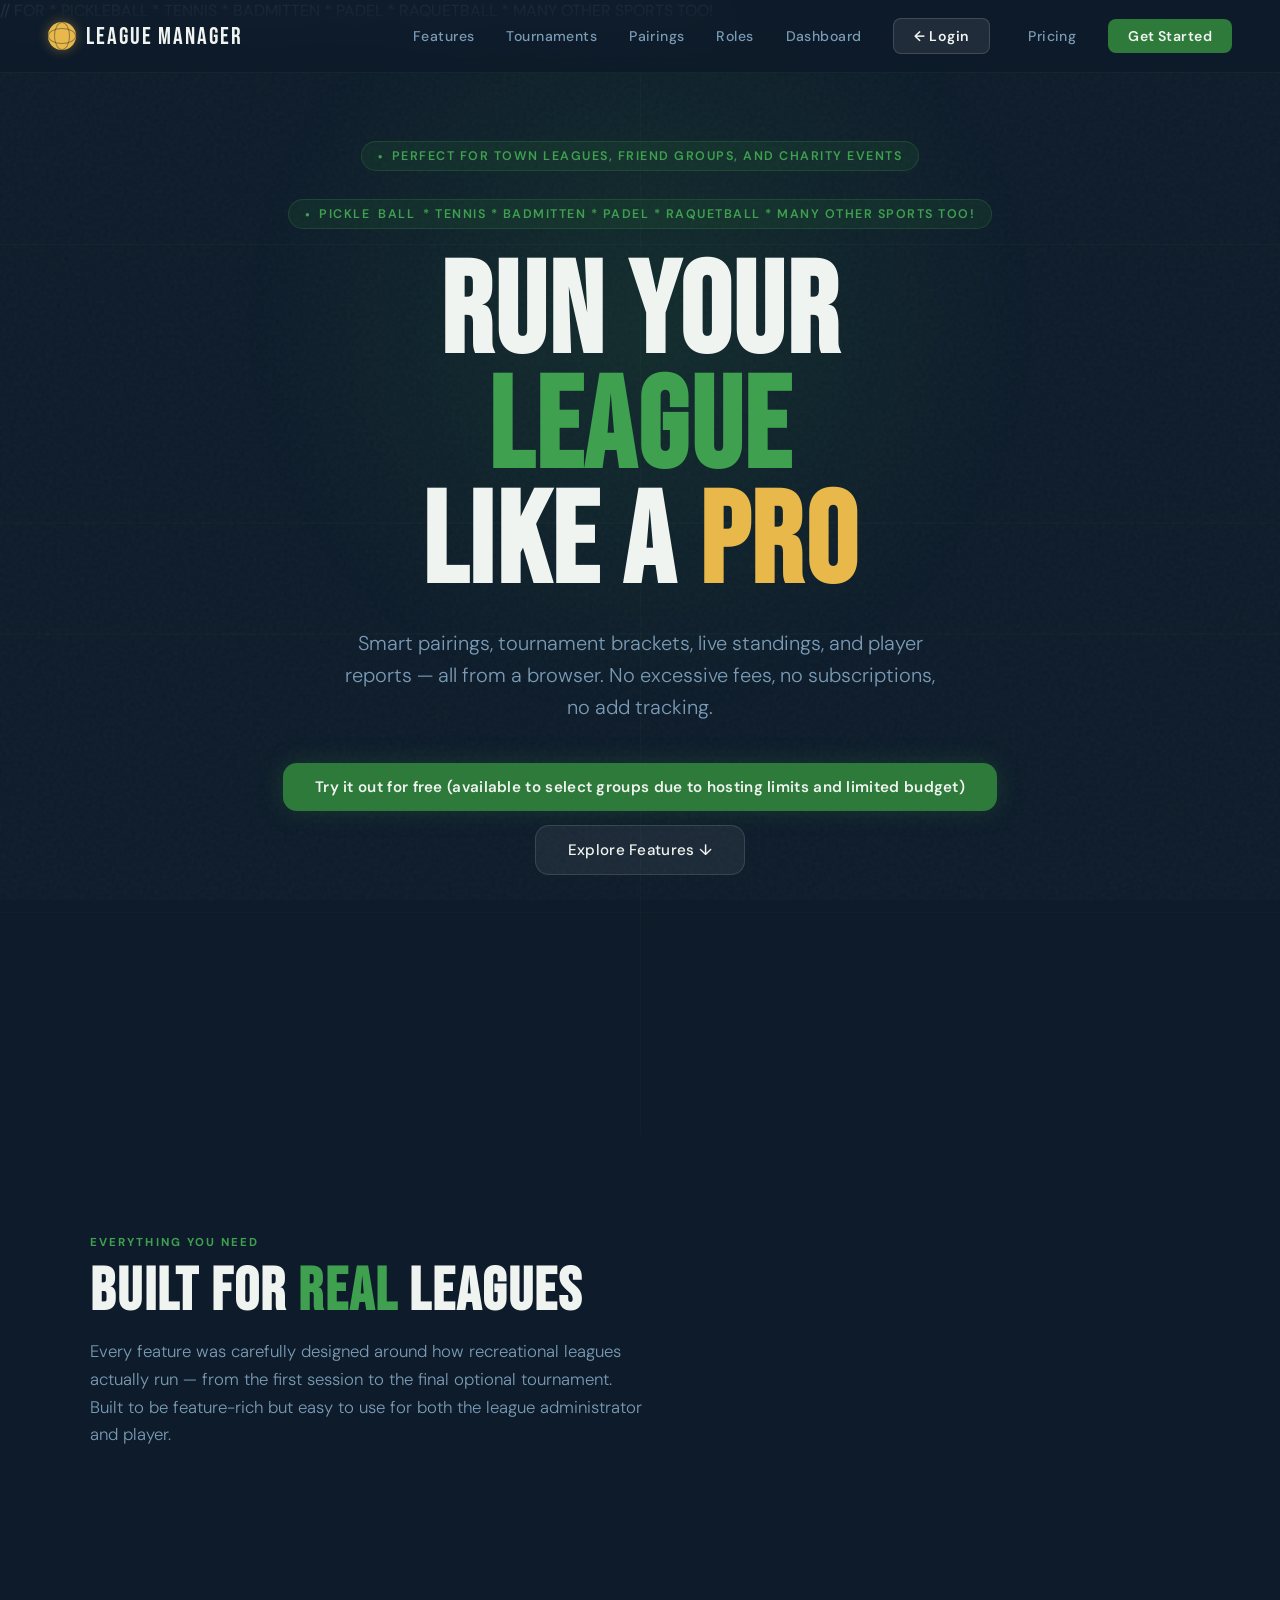
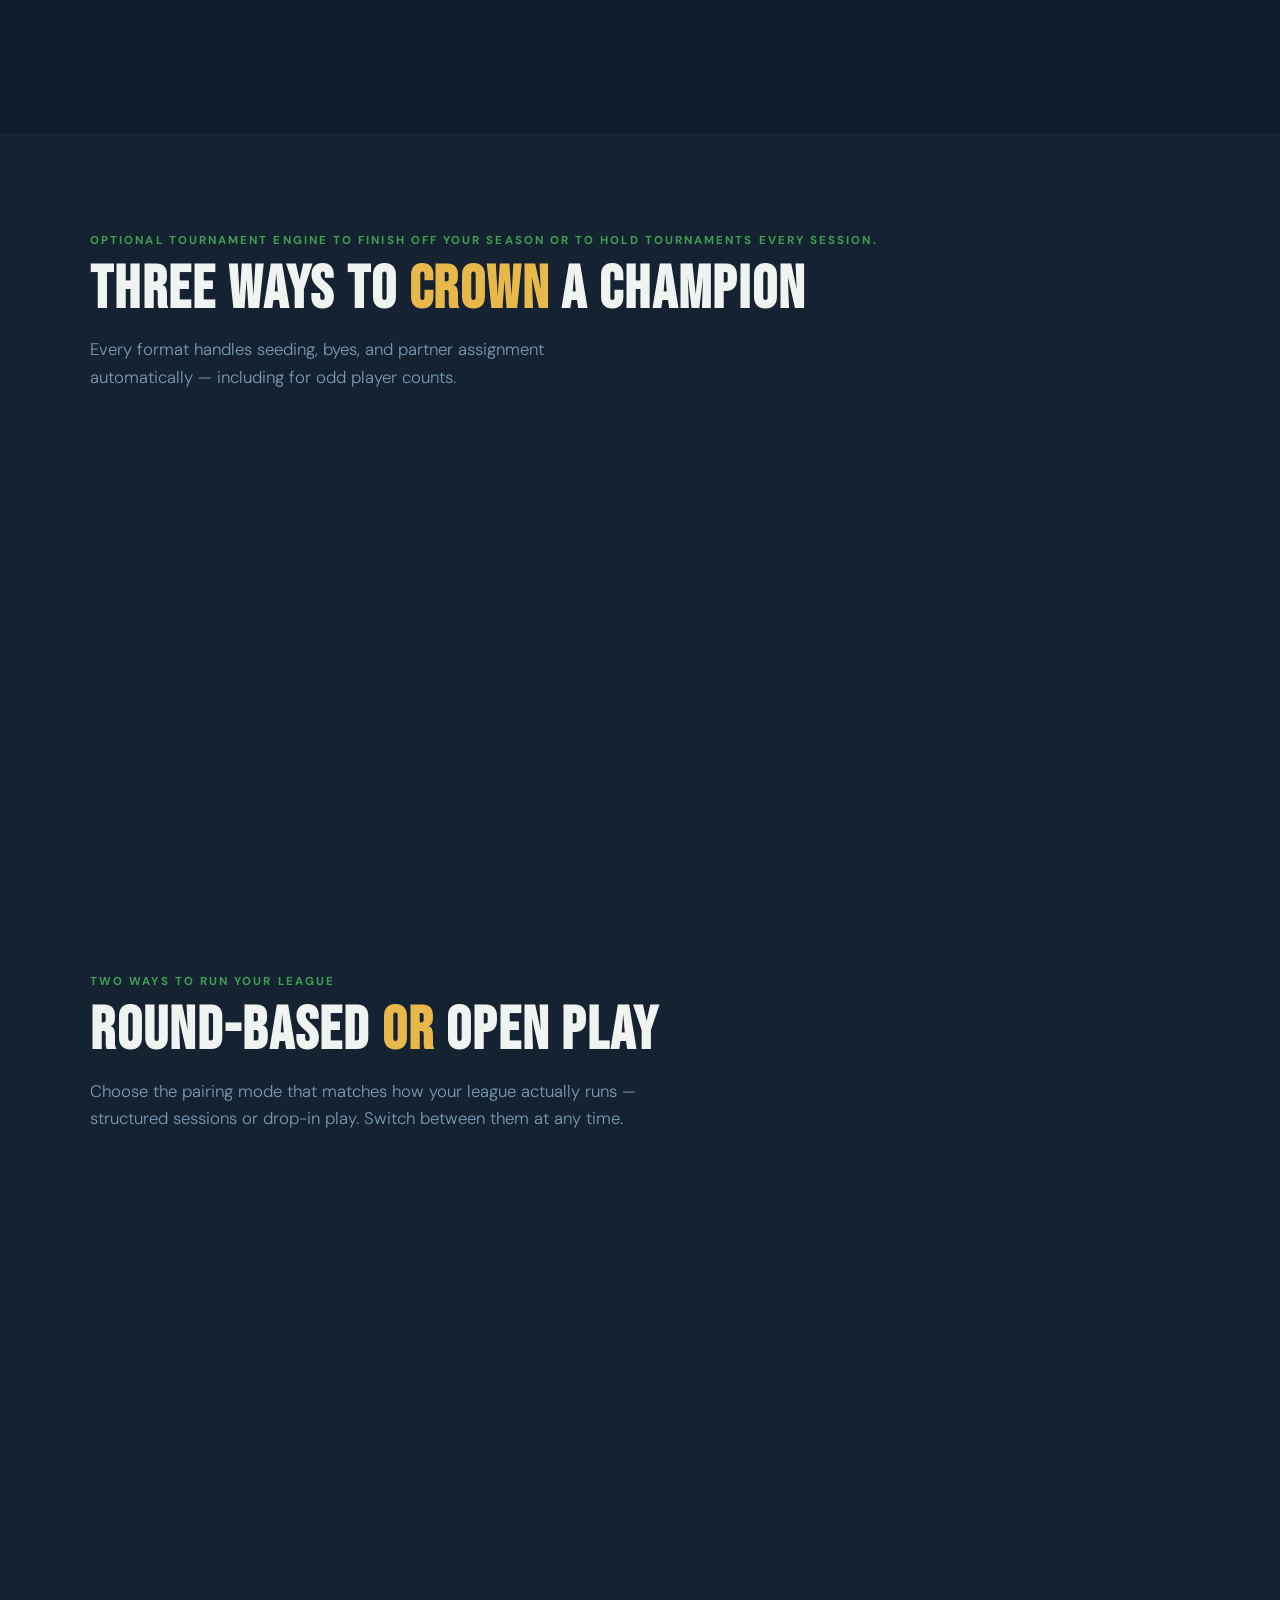
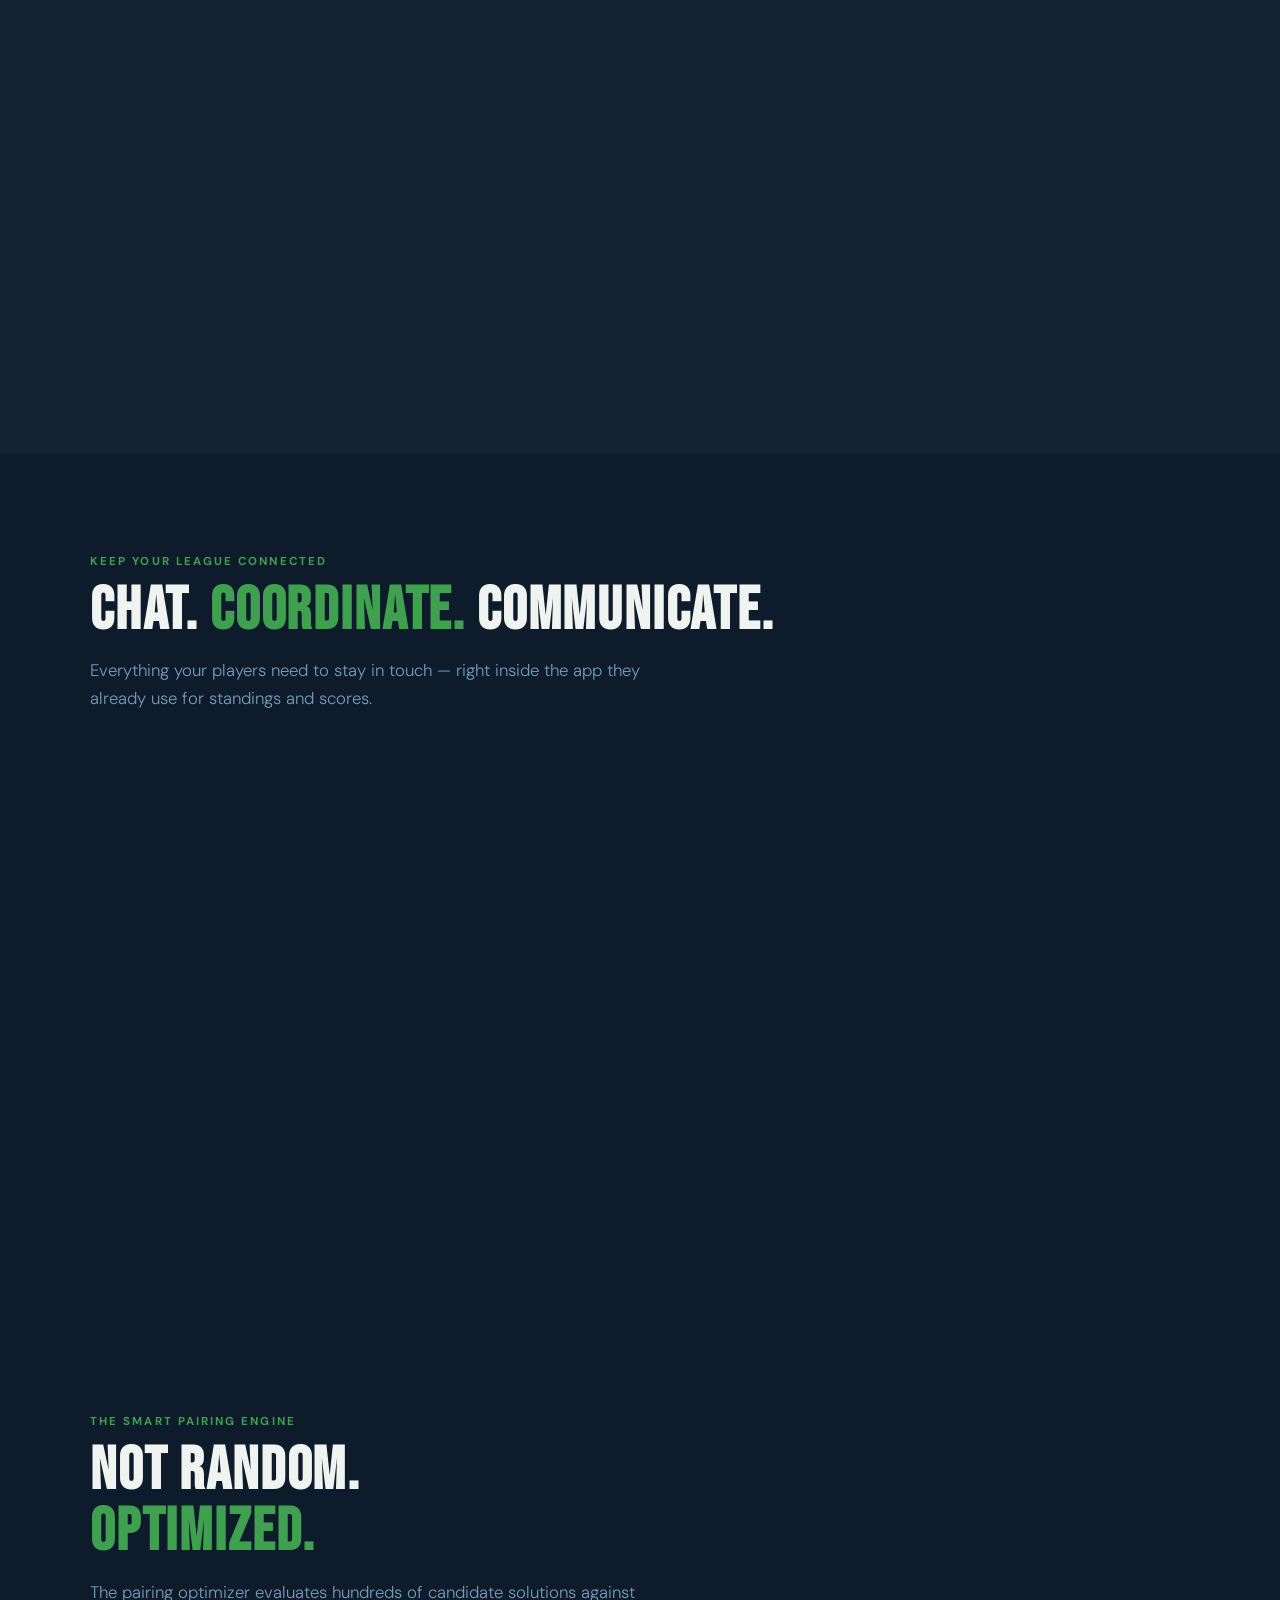
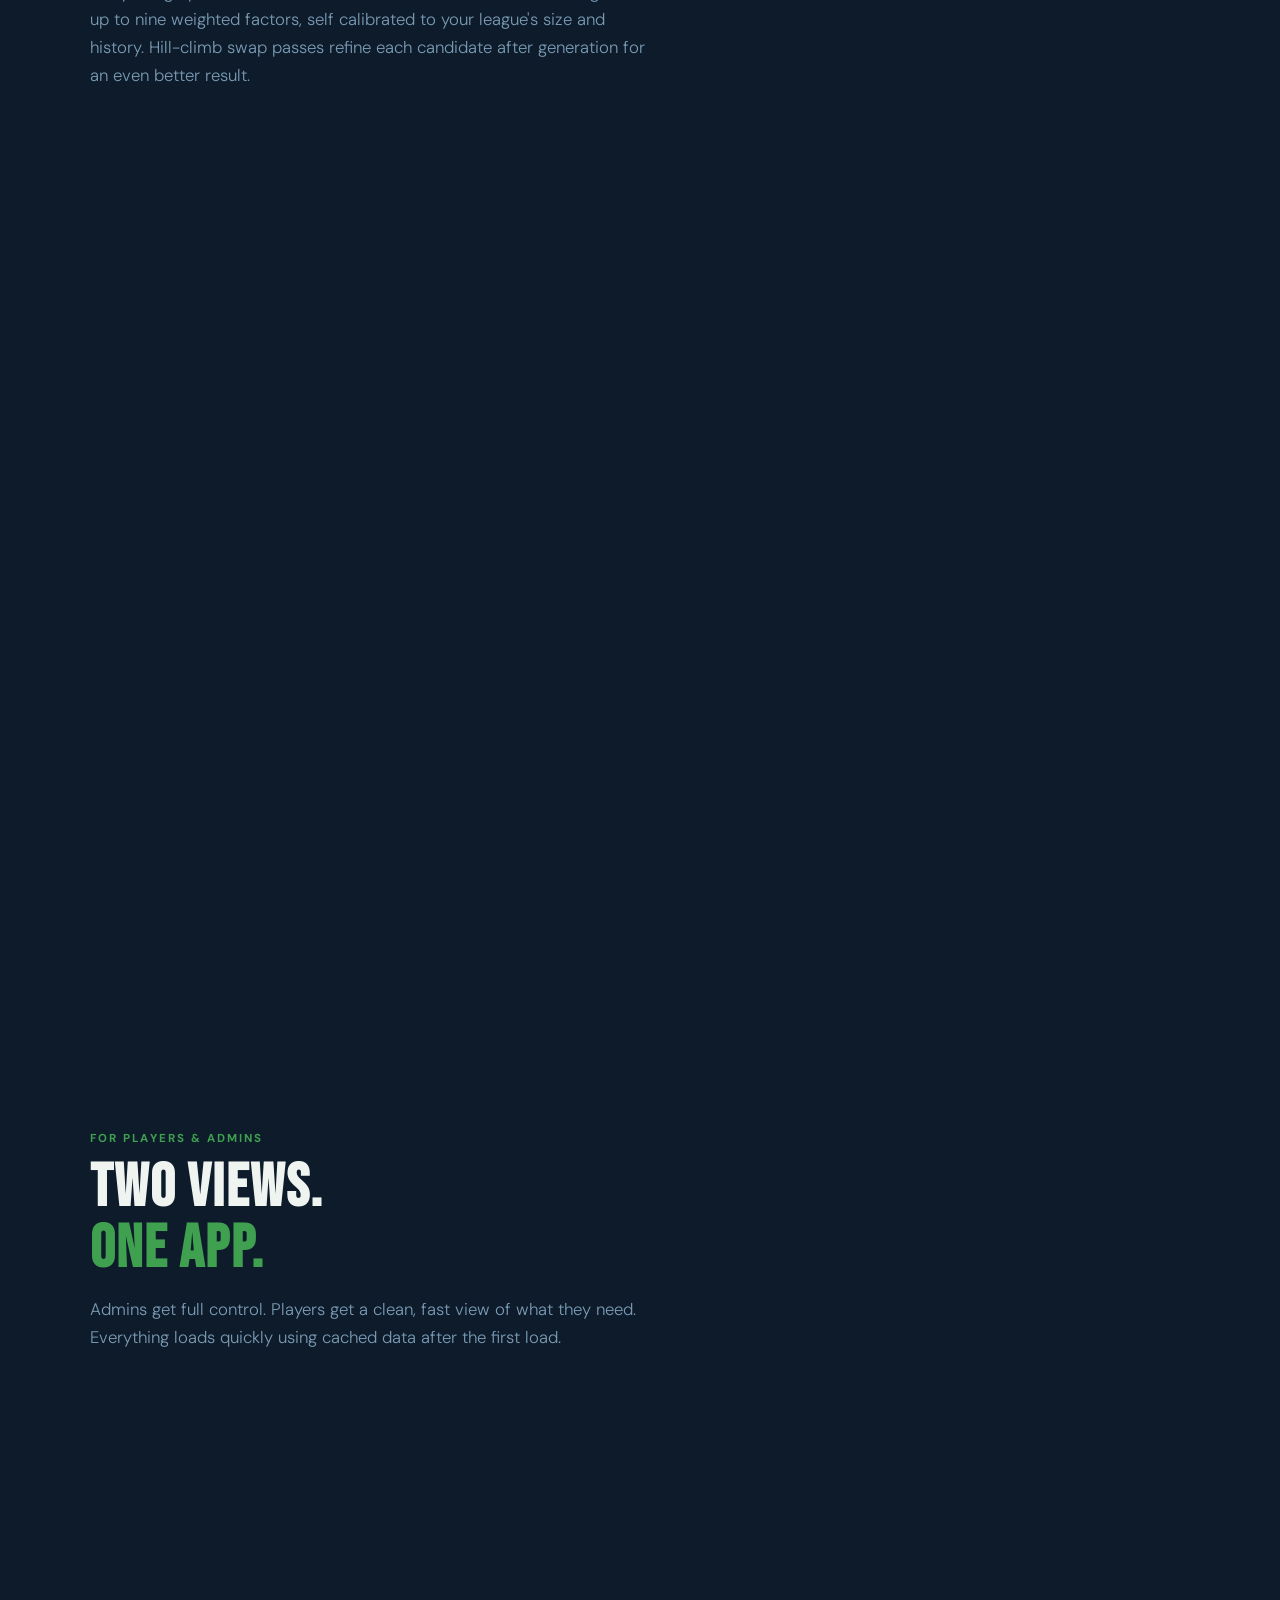
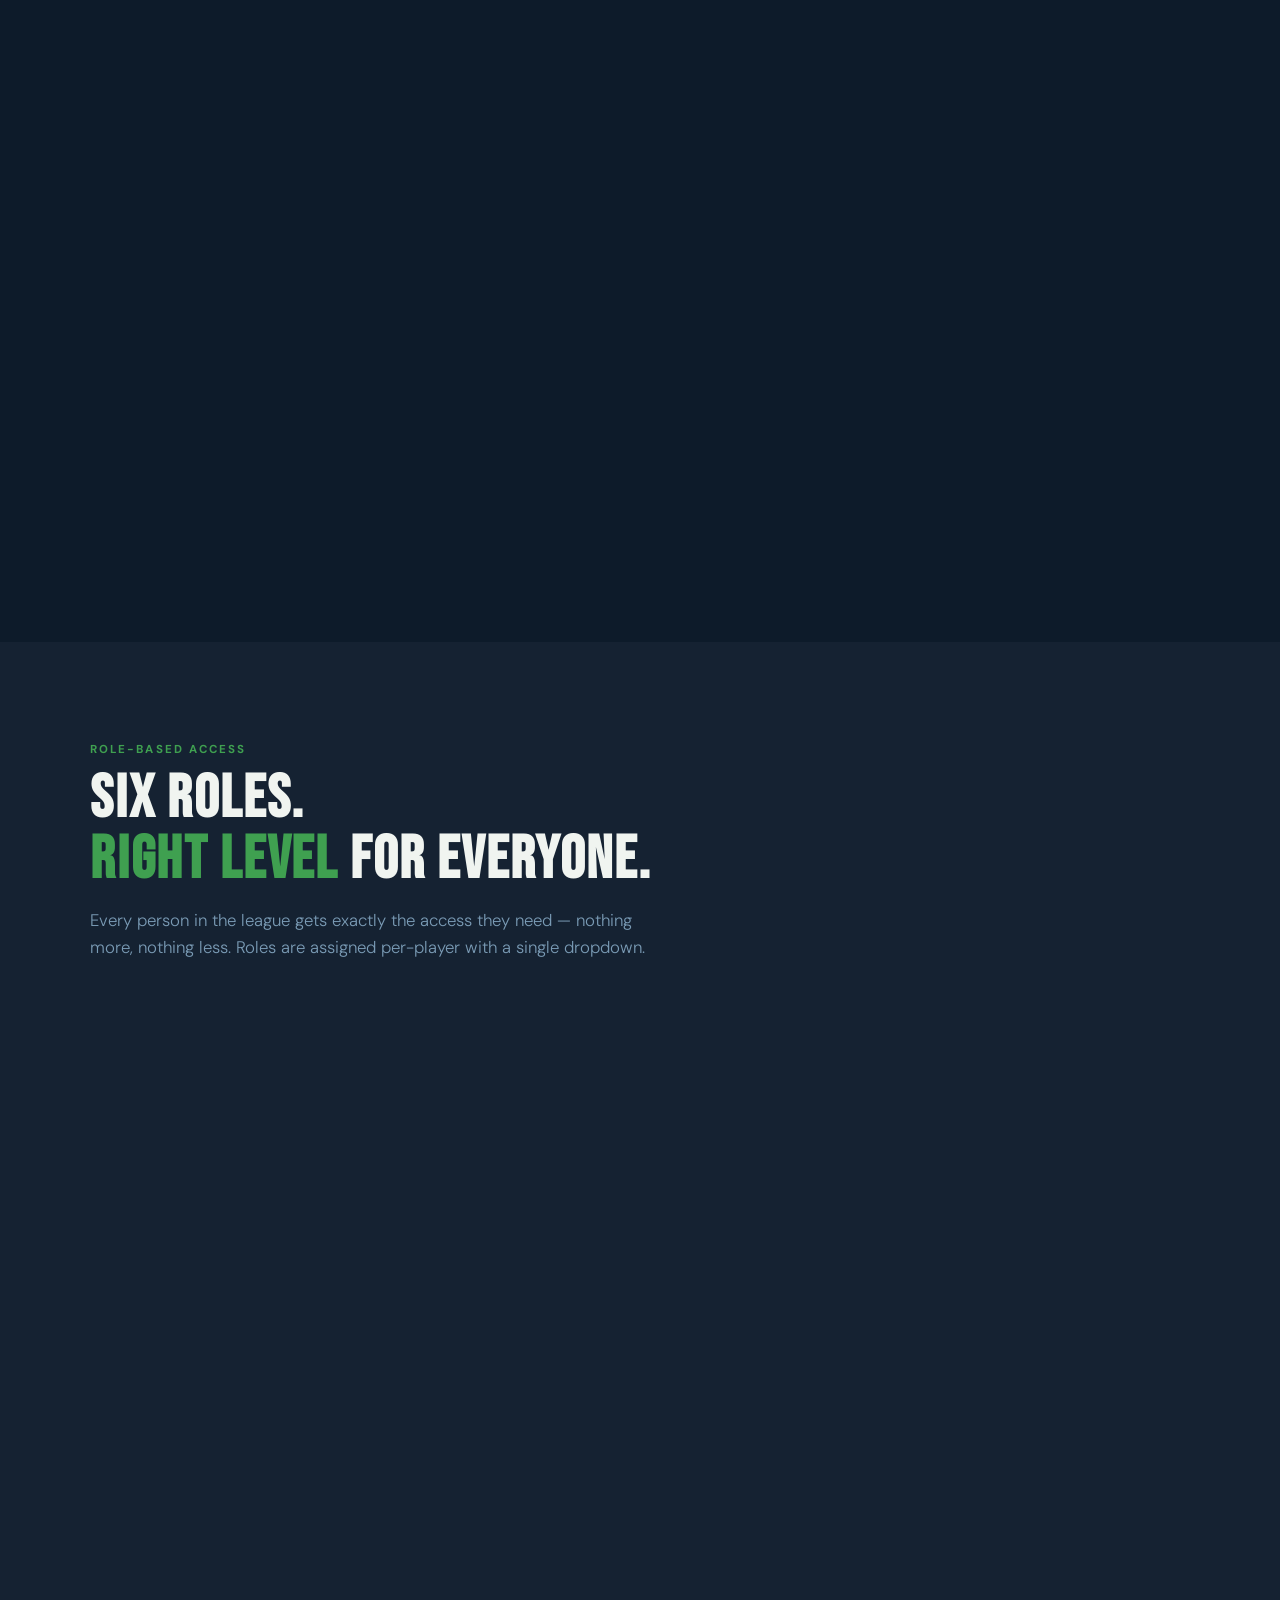
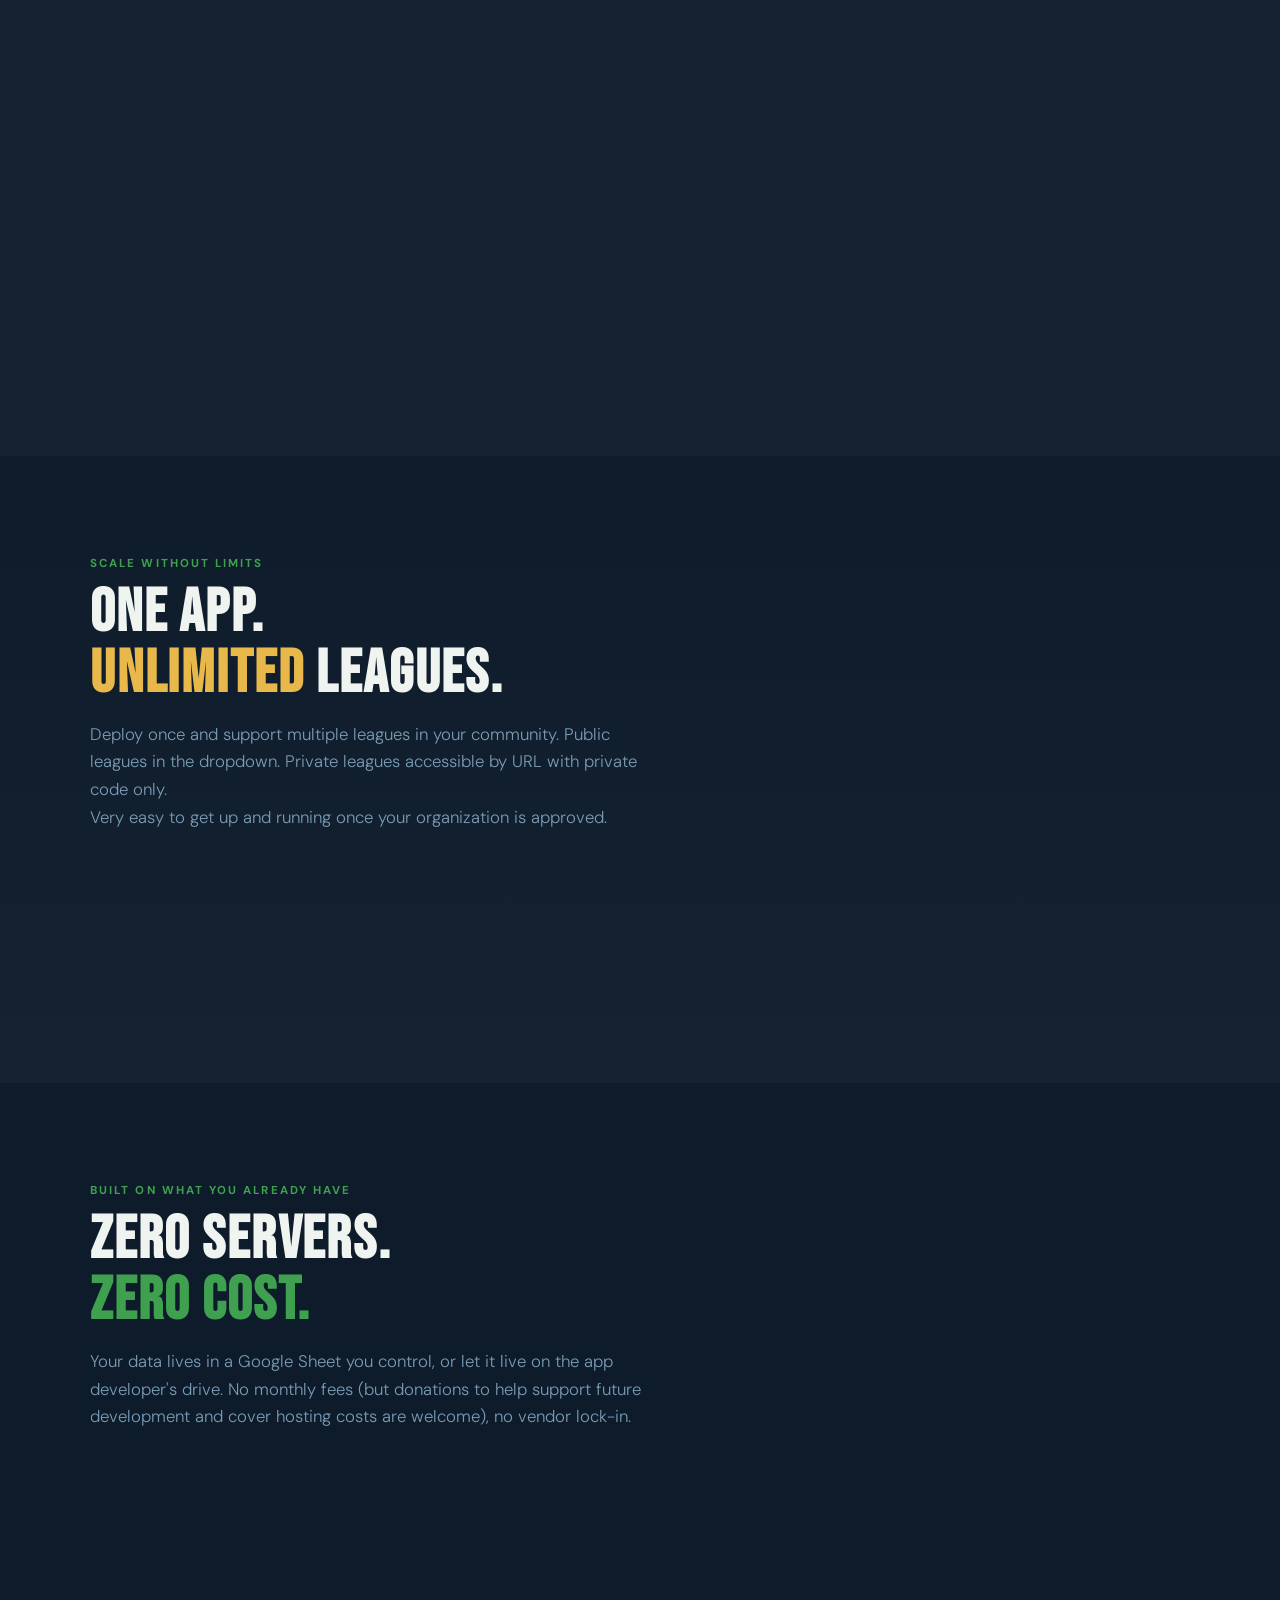
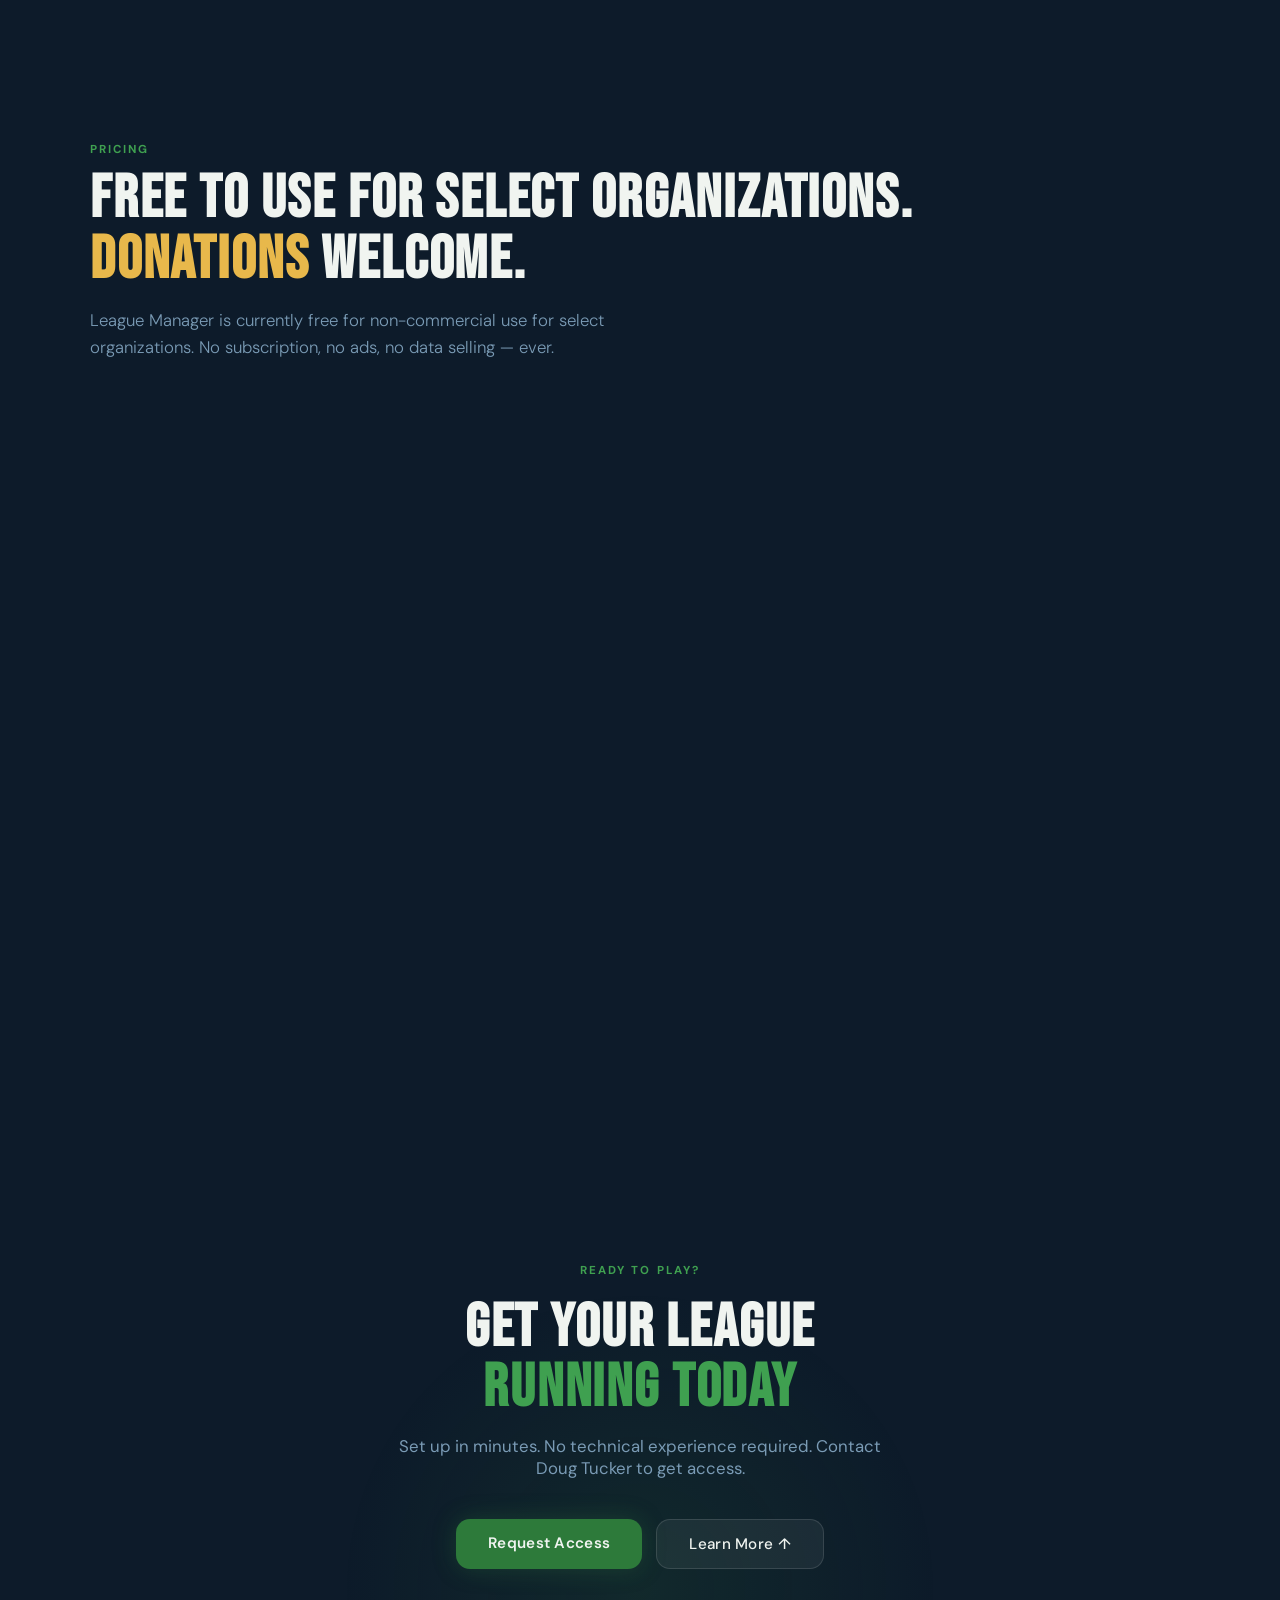
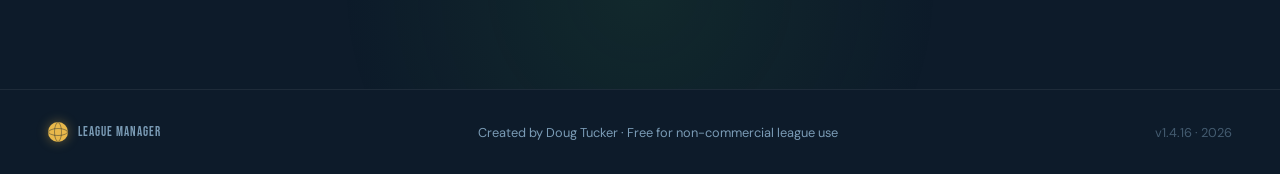
<file: marketing.html>
<!DOCTYPE html>
<html lang="en">
<head>
<meta charset="UTF-8">
<meta name="viewport" content="width=device-width, initial-scale=1.0">
<title>Sports League Manager</title>
<link rel="preconnect" href="https://fonts.googleapis.com">
<link href="https://fonts.googleapis.com/css2?family=Bebas+Neue&family=DM+Sans:ital,wght@0,300;0,400;0,500;0,700;1,300&family=DM+Mono:wght@400;500&display=swap" rel="stylesheet">
<style>
  :root {
    --court-green: #2d7a3a;
    --court-green-light: #3fa050;
    --court-green-glow: rgba(45,122,58,0.25);
    --gold: #e8b84b;
    --gold-light: #f5c842;
    --navy: #0d1b2a;
    --navy-mid: #152232;
    --navy-light: #1e3248;
    --slate: #2a3f54;
    --white: #f0f4f0;
    --muted: #7a9bb5;
    --danger: #e05555;
    --radius: 14px;
  }

  *, *::before, *::after { box-sizing: border-box; margin: 0; padding: 0; }

  html { scroll-behavior: smooth; }

  body {
    font-family: 'DM Sans', sans-serif;
    background: var(--navy);
    color: var(--white);
    overflow-x: hidden;
  }

  /* ── Noise texture overlay ── */
  body::before {
    content: '';
    position: fixed; inset: 0; z-index: 0;
    background-image: url("data:image/svg+xml,%3Csvg viewBox='0 0 256 256' xmlns='http://www.w3.org/2000/svg'%3E%3Cfilter id='noise'%3E%3CfeTurbulence type='fractalNoise' baseFrequency='0.9' numOctaves='4' stitchTiles='stitch'/%3E%3C/filter%3E%3Crect width='100%25' height='100%25' filter='url(%23noise)' opacity='0.04'/%3E%3C/svg%3E");
    pointer-events: none;
  }

  /* ── Court lines background ── */
  .court-bg {
    position: absolute; inset: 0; z-index: 0; overflow: hidden; pointer-events: none;
  }
  .court-bg::before {
    content: '';
    position: absolute;
    top: 50%; left: 50%;
    transform: translate(-50%, -50%) rotate(-8deg);
    width: 140%; height: 200%;
    border: 2px solid rgba(45,122,58,0.12);
    border-radius: 0;
  }
  .court-line {
    position: absolute;
    background: rgba(45,122,58,0.08);
  }

  /* ── Navigation ── */
  nav {
    position: fixed; top: 0; left: 0; right: 0; z-index: 100;
    padding: 18px 48px;
    display: flex; align-items: center; justify-content: space-between;
    background: rgba(13,27,42,0.85);
    backdrop-filter: blur(20px);
    border-bottom: 1px solid rgba(45,122,58,0.15);
  }
  .nav-logo {
    font-family: 'Bebas Neue', sans-serif;
    font-size: 1.5rem;
    letter-spacing: 0.08em;
    color: var(--white);
    display: flex; align-items: center; gap: 10px;
  }
  .nav-logo span { color: var(--court-green-light); }
  .nav-ball {
    width: 28px; height: 28px;
    background: var(--gold);
    border-radius: 50%;
    position: relative;
    box-shadow: 0 0 12px rgba(232,184,75,0.4);
  }
  .nav-ball::before, .nav-ball::after {
    content: '';
    position: absolute;
    border: 1.5px solid rgba(13,27,42,0.4);
    border-radius: 50%;
  }
  .nav-ball::before { top: 6px; left: 0; right: 0; bottom: 6px; }
  .nav-ball::after { top: 0; bottom: 0; left: 6px; right: 6px; }
  .nav-links { display: flex; gap: 32px; align-items: center; }
  .nav-links a {
    color: var(--muted); text-decoration: none; font-size: 0.88rem;
    font-weight: 500; letter-spacing: 0.03em;
    transition: color 0.2s;
  }
  .nav-links a:hover { color: var(--white); }
  .nav-cta {
    background: var(--court-green) !important;
    color: var(--white) !important;
    padding: 8px 20px !important;
    border-radius: 8px !important;
    font-weight: 600 !important;
    transition: background 0.2s, transform 0.15s !important;
  }
  .nav-cta:hover { background: var(--court-green-light) !important; transform: translateY(-1px); }

  /* ── Hero ── */
  .hero {
    position: relative;
    min-height: 100vh;
    display: flex; align-items: center; justify-content: center;
    text-align: center;
    padding: 120px 24px 80px;
    overflow: hidden;
  }
  .hero-glow {
    position: absolute;
    top: -100px; left: 50%; transform: translateX(-50%);
    width: 800px; height: 800px;
    background: radial-gradient(ellipse, rgba(45,122,58,0.18) 0%, transparent 70%);
    pointer-events: none;
  }
  .hero-content { position: relative; z-index: 1; max-width: 900px; }
  .hero-eyebrow {
    display: inline-flex; align-items: center; gap: 8px;
    background: rgba(45,122,58,0.15);
    border: 1px solid rgba(45,122,58,0.35);
    border-radius: 100px;
    padding: 6px 16px;
    font-size: 0.78rem;
    font-weight: 600;
    letter-spacing: 0.12em;
    text-transform: uppercase;
    color: var(--court-green-light);
    margin-bottom: 28px;
  }
  .hero-eyebrow::before { content: '●'; font-size: 0.5rem; animation: pulse 2s ease-in-out infinite; }
  @keyframes pulse { 0%,100% { opacity:1; } 50% { opacity:0.3; } }

  h1 {
    font-family: 'Bebas Neue', sans-serif;
    font-size: clamp(4rem, 10vw, 8rem);
    line-height: 0.9;
    letter-spacing: 0.02em;
    color: var(--white);
    margin-bottom: 8px;
  }
  h1 .accent { color: var(--court-green-light); }
  h1 .gold { color: var(--gold); }

  .hero-sub {
    font-size: clamp(1rem, 2vw, 1.25rem);
    color: var(--muted);
    font-weight: 300;
    line-height: 1.6;
    max-width: 600px;
    margin: 24px auto 40px;
  }
  .hero-actions { display: flex; gap: 14px; justify-content: center; flex-wrap: wrap; }
  .btn-primary {
    background: var(--court-green);
    color: var(--white);
    padding: 14px 32px;
    border-radius: var(--radius);
    font-size: 0.95rem;
    font-weight: 600;
    text-decoration: none;
    border: none; cursor: pointer;
    transition: background 0.2s, transform 0.15s, box-shadow 0.2s;
    box-shadow: 0 0 24px rgba(45,122,58,0.3);
    letter-spacing: 0.02em;
  }
  .btn-primary:hover { background: var(--court-green-light); transform: translateY(-2px); box-shadow: 0 4px 32px rgba(45,122,58,0.45); }
  .btn-secondary {
    background: rgba(255,255,255,0.06);
    color: var(--white);
    padding: 14px 32px;
    border-radius: var(--radius);
    font-size: 0.95rem;
    font-weight: 500;
    text-decoration: none;
    border: 1px solid rgba(255,255,255,0.12);
    cursor: pointer;
    transition: background 0.2s, transform 0.15s;
    letter-spacing: 0.02em;
  }
  .btn-secondary:hover { background: rgba(255,255,255,0.1); transform: translateY(-2px); }

  /* hero stats bar */
  .hero-stats {
    display: flex; gap: 0; justify-content: center;
    margin-top: 72px;
    border: 1px solid rgba(255,255,255,0.08);
    border-radius: var(--radius);
    overflow: hidden;
    max-width: 640px;
    margin-left: auto; margin-right: auto;
    background: rgba(21,34,50,0.8);
    backdrop-filter: blur(10px);
  }
  .hero-stat {
    flex: 1;
    padding: 20px 16px;
    text-align: center;
    border-right: 1px solid rgba(255,255,255,0.07);
  }
  .hero-stat:last-child { border-right: none; }
  .hero-stat-num {
    font-family: 'Bebas Neue', sans-serif;
    font-size: 2rem;
    color: var(--gold);
    letter-spacing: 0.04em;
    line-height: 1;
  }
  .hero-stat-label {
    font-size: 0.72rem;
    color: var(--muted);
    text-transform: uppercase;
    letter-spacing: 0.1em;
    margin-top: 4px;
    font-weight: 500;
  }

  /* ── Section layout ── */
  section { position: relative; padding: 100px 24px; }
  .container { max-width: 1100px; margin: 0 auto; }
  .section-label {
    font-size: 0.72rem;
    font-weight: 700;
    letter-spacing: 0.18em;
    text-transform: uppercase;
    color: var(--court-green-light);
    margin-bottom: 12px;
  }
  h2 {
    font-family: 'Bebas Neue', sans-serif;
    font-size: clamp(2.2rem, 5vw, 3.8rem);
    line-height: 1;
    letter-spacing: 0.03em;
    margin-bottom: 16px;
  }
  .section-sub {
    font-size: 1.05rem;
    color: var(--muted);
    max-width: 560px;
    line-height: 1.65;
    font-weight: 300;
  }

  /* ── Feature grid ── */
  .features-grid {
    display: grid;
    grid-template-columns: repeat(auto-fit, minmax(300px, 1fr));
    gap: 20px;
    margin-top: 56px;
  }
  .feature-card {
    background: var(--navy-mid);
    border: 1px solid rgba(255,255,255,0.07);
    border-radius: var(--radius);
    padding: 28px;
    position: relative;
    overflow: hidden;
    transition: border-color 0.3s, transform 0.25s, box-shadow 0.3s;
    cursor: default;
  }
  .feature-card::before {
    content: '';
    position: absolute; inset: 0;
    background: linear-gradient(135deg, rgba(45,122,58,0.06) 0%, transparent 60%);
    opacity: 0;
    transition: opacity 0.3s;
  }
  .feature-card:hover { border-color: rgba(45,122,58,0.4); transform: translateY(-4px); box-shadow: 0 12px 40px rgba(0,0,0,0.3); }
  .feature-card:hover::before { opacity: 1; }
  .feature-icon {
    font-size: 1.8rem;
    margin-bottom: 16px;
    display: block;
    filter: drop-shadow(0 0 8px rgba(45,122,58,0.4));
  }
  .feature-card h3 {
    font-family: 'Bebas Neue', sans-serif;
    font-size: 1.3rem;
    letter-spacing: 0.06em;
    color: var(--white);
    margin-bottom: 10px;
  }
  .feature-card p {
    font-size: 0.88rem;
    color: var(--muted);
    line-height: 1.65;
    font-weight: 300;
  }
  .feature-tag {
    display: inline-block;
    background: rgba(45,122,58,0.15);
    border: 1px solid rgba(45,122,58,0.3);
    color: var(--court-green-light);
    font-size: 0.68rem;
    font-weight: 600;
    letter-spacing: 0.1em;
    text-transform: uppercase;
    padding: 3px 9px;
    border-radius: 100px;
    margin-top: 14px;
  }

  /* ── Tournament showcase ── */
  .tourn-section { background: var(--navy-mid); }
  .tourn-grid {
    display: grid;
    grid-template-columns: repeat(3, 1fr);
    gap: 2px;
    margin-top: 56px;
    border-radius: var(--radius);
    overflow: hidden;
    border: 1px solid rgba(255,255,255,0.07);
  }
  .tourn-mode {
    background: var(--navy);
    padding: 36px 28px;
    position: relative;
    transition: background 0.3s;
  }
  .tourn-mode:hover { background: rgba(21,34,50,0.9); }
  .tourn-mode.featured {
    background: linear-gradient(160deg, rgba(45,122,58,0.18) 0%, var(--navy) 100%);
    border-left: 3px solid var(--court-green);
    border-right: 3px solid var(--court-green);
  }
  .tourn-badge {
    display: inline-block;
    background: var(--gold);
    color: var(--navy);
    font-size: 0.65rem;
    font-weight: 700;
    letter-spacing: 0.12em;
    text-transform: uppercase;
    padding: 3px 10px;
    border-radius: 100px;
    margin-bottom: 14px;
  }
  .tourn-mode h3 {
    font-family: 'Bebas Neue', sans-serif;
    font-size: 1.6rem;
    letter-spacing: 0.06em;
    margin-bottom: 12px;
  }
  .tourn-mode p {
    font-size: 0.85rem;
    color: var(--muted);
    line-height: 1.65;
    font-weight: 300;
  }
  .tourn-detail {
    margin-top: 16px;
    font-size: 0.78rem;
    color: rgba(240,244,240,0.6);
    line-height: 1.8;
  }
  .tourn-detail li { list-style: none; padding-left: 14px; position: relative; }
  .tourn-detail li::before { content: '→'; position: absolute; left: 0; color: var(--court-green-light); font-size: 0.7rem; }

  /* ── Optimizer deep-dive ── */
  .optimizer-layout {
    display: grid;
    grid-template-columns: 1fr 1fr;
    gap: 48px;
    align-items: start;
    margin-top: 56px;
  }
  .optimizer-visual {
    background: var(--navy-mid);
    border: 1px solid rgba(255,255,255,0.07);
    border-radius: var(--radius);
    padding: 28px;
    font-family: 'DM Mono', monospace;
  }
  .opt-row {
    display: flex;
    align-items: center;
    gap: 12px;
    padding: 10px 0;
    border-bottom: 1px solid rgba(255,255,255,0.05);
  }
  .opt-row:last-child { border-bottom: none; }
  .opt-label { font-size: 0.78rem; color: var(--muted); flex: 1; min-width: 0; }
  .opt-bar-wrap { flex: 2; background: rgba(255,255,255,0.06); border-radius: 4px; height: 6px; }
  .opt-bar { height: 6px; border-radius: 4px; background: var(--court-green); }
  .opt-val { font-size: 0.75rem; color: var(--court-green-light); font-weight: 500; width: 28px; text-align: right; }
  .optimizer-points { display: flex; flex-direction: column; gap: 16px; }
  .opt-point {
    display: flex; gap: 16px;
    background: var(--navy-mid);
    border: 1px solid rgba(255,255,255,0.07);
    border-radius: 10px;
    padding: 18px;
    transition: border-color 0.3s;
  }
  .opt-point:hover { border-color: rgba(45,122,58,0.35); }
  .opt-point-num {
    font-family: 'Bebas Neue', sans-serif;
    font-size: 1.8rem;
    color: rgba(45,122,58,0.4);
    line-height: 1;
    flex-shrink: 0;
    width: 28px;
  }
  .opt-point h4 { font-size: 0.9rem; font-weight: 600; margin-bottom: 4px; color: var(--white); }
  .opt-point p { font-size: 0.82rem; color: var(--muted); line-height: 1.55; }

  /* ── Score / standings mock ── */
  .dashboard-split {
    display: grid;
    grid-template-columns: 1fr 1fr;
    gap: 24px;
    margin-top: 56px;
  }
  .mock-card {
    background: var(--navy-mid);
    border: 1px solid rgba(255,255,255,0.08);
    border-radius: var(--radius);
    padding: 0;
    overflow: hidden;
  }
  .mock-header {
    background: rgba(255,255,255,0.04);
    border-bottom: 1px solid rgba(255,255,255,0.07);
    padding: 14px 20px;
    font-size: 0.75rem;
    font-weight: 600;
    letter-spacing: 0.08em;
    text-transform: uppercase;
    color: var(--muted);
    display: flex; align-items: center; gap: 8px;
  }
  .mock-header .dot { width: 6px; height: 6px; border-radius: 50%; background: var(--court-green); }
  .mock-body { padding: 16px 20px; }
  .mock-row {
    display: flex; align-items: center; gap: 10px;
    padding: 9px 0;
    border-bottom: 1px solid rgba(255,255,255,0.05);
    font-size: 0.84rem;
  }
  .mock-row:last-child { border-bottom: none; }
  .mock-rank {
    font-family: 'DM Mono', monospace;
    font-size: 0.72rem;
    color: var(--muted);
    width: 20px;
    text-align: center;
  }
  .mock-rank.gold { color: var(--gold); font-weight: 700; }
  .mock-name { flex: 1; font-weight: 500; }
  .mock-name.me { color: var(--court-green-light); font-weight: 700; }
  .mock-stat {
    font-family: 'DM Mono', monospace;
    font-size: 0.78rem;
    color: var(--muted);
  }
  .mock-win { color: var(--court-green-light); font-weight: 700; }
  .mock-score-row { display: flex; align-items: center; gap: 6px; padding: 10px 0; border-bottom: 1px solid rgba(255,255,255,0.05); }
  .mock-score-row:last-child { border-bottom: none; }
  .mock-team { flex: 1; font-size: 0.82rem; }
  .mock-team small { display: block; font-size: 0.72rem; color: var(--muted); margin-top: 1px; }
  .mock-score-val {
    font-family: 'Bebas Neue', sans-serif;
    font-size: 1.2rem;
    letter-spacing: 0.08em;
    color: var(--white);
    min-width: 50px;
    text-align: center;
  }
  .mock-score-val .win-score { color: var(--court-green-light); }
  .mock-score-val .lose-score { color: var(--muted); }
  .score-badge { display: flex; gap: 4px; align-items: center; font-size: 0.65rem; padding: 2px 8px; border-radius: 100px; }
  .score-done { background: rgba(45,122,58,0.2); color: var(--court-green-light); border: 1px solid rgba(45,122,58,0.3); }
  .score-pending { background: rgba(232,184,75,0.12); color: var(--gold); border: 1px solid rgba(232,184,75,0.25); }

  /* ── Multi-league section ── */
  .multi-league {
    background: linear-gradient(180deg, var(--navy) 0%, var(--navy-mid) 100%);
  }
  .league-cards {
    display: flex; gap: 16px; margin-top: 48px; flex-wrap: wrap;
  }
  .league-pill {
    background: var(--navy);
    border: 1px solid rgba(255,255,255,0.1);
    border-radius: 100px;
    padding: 12px 22px;
    display: flex; align-items: center; gap: 10px;
    font-size: 0.88rem;
    font-weight: 500;
    transition: border-color 0.2s, transform 0.2s;
  }
  .league-pill:hover { border-color: rgba(45,122,58,0.45); transform: translateY(-2px); }
  .league-pill .lp-dot {
    width: 8px; height: 8px; border-radius: 50%;
    flex-shrink: 0;
  }
  .league-pill small { font-size: 0.72rem; color: var(--muted); margin-left: 2px; }

  /* ── Admin / player split ── */
  .roles-grid {
    display: grid; grid-template-columns: 1fr 1fr; gap: 24px; margin-top: 56px;
  }
  .role-card {
    border-radius: var(--radius); padding: 36px;
    position: relative; overflow: hidden;
  }
  .role-card.admin {
    background: linear-gradient(135deg, rgba(45,122,58,0.12) 0%, var(--navy-mid) 100%);
    border: 1px solid rgba(45,122,58,0.25);
  }
  .role-card.player {
    background: linear-gradient(135deg, rgba(42,63,84,0.8) 0%, var(--navy-mid) 100%);
    border: 1px solid rgba(255,255,255,0.09);
  }
  .role-title {
    font-family: 'Bebas Neue', sans-serif;
    font-size: 2rem;
    letter-spacing: 0.06em;
    margin-bottom: 6px;
  }
  .role-desc { font-size: 0.88rem; color: var(--muted); margin-bottom: 24px; line-height: 1.6; }
  .role-list { list-style: none; display: flex; flex-direction: column; gap: 10px; }
  .role-list li {
    font-size: 0.86rem; display: flex; gap: 10px; align-items: flex-start;
  }
  .role-list li::before { content: '✓'; color: var(--court-green-light); font-weight: 700; flex-shrink: 0; margin-top: 1px; }

  /* ── Email callout ── */
  .email-callout {
    background: var(--navy-mid);
    border: 1px solid rgba(232,184,75,0.2);
    border-radius: var(--radius);
    padding: 36px;
    margin-top: 56px;
    display: grid;
    grid-template-columns: 1fr auto;
    gap: 24px;
    align-items: center;
  }
  .email-callout h3 {
    font-family: 'Bebas Neue', sans-serif;
    font-size: 1.6rem;
    letter-spacing: 0.05em;
    margin-bottom: 8px;
    color: var(--gold);
  }
  .email-callout p { font-size: 0.88rem; color: var(--muted); line-height: 1.65; max-width: 520px; }
  .email-types {
    display: flex; flex-direction: column; gap: 8px; margin-top: 16px;
  }
  .email-type {
    font-size: 0.8rem; display: flex; gap: 8px; align-items: center;
  }
  .email-type::before { content: '📧'; font-size: 0.75rem; }

  /* ── Tech stack ── */
  .tech-row {
    display: flex; gap: 16px; flex-wrap: wrap; margin-top: 48px;
  }
  .tech-badge {
    background: var(--navy-mid);
    border: 1px solid rgba(255,255,255,0.09);
    border-radius: 10px;
    padding: 14px 20px;
    display: flex; align-items: center; gap: 10px;
    font-size: 0.85rem; font-weight: 500;
    transition: border-color 0.2s;
  }
  .tech-badge:hover { border-color: rgba(45,122,58,0.4); }
  .tech-badge .tb-icon { font-size: 1.2rem; }
  .tech-badge .tb-label { color: var(--muted); font-size: 0.72rem; margin-top: 1px; }

  /* ── CTA ── */
  .cta-section {
    text-align: center;
    padding: 120px 24px;
    position: relative;
    overflow: hidden;
  }
  .cta-section::before {
    content: '';
    position: absolute;
    bottom: -200px; left: 50%; transform: translateX(-50%);
    width: 600px; height: 600px;
    background: radial-gradient(ellipse, rgba(45,122,58,0.15) 0%, transparent 70%);
    pointer-events: none;
  }
  .cta-section h2 { margin-bottom: 16px; }
  .cta-section p { font-size: 1.05rem; color: var(--muted); margin-bottom: 40px; max-width: 500px; margin-left: auto; margin-right: auto; }
  .cta-actions { display: flex; gap: 14px; justify-content: center; flex-wrap: wrap; }

  /* ── Footer ── */
  footer {
    border-top: 1px solid rgba(255,255,255,0.07);
    padding: 32px 48px;
    display: flex; align-items: center; justify-content: space-between;
    font-size: 0.8rem; color: var(--muted);
    flex-wrap: wrap; gap: 12px;
  }
  footer a { color: var(--muted); text-decoration: none; }
  footer a:hover { color: var(--white); }

  /* ── Animations ── */
  .fade-up {
    opacity: 0; transform: translateY(32px);
    transition: opacity 0.7s ease, transform 0.7s ease;
  }
  .fade-up.visible { opacity: 1; transform: translateY(0); }
  .fade-up-delay-1 { transition-delay: 0.1s; }
  .fade-up-delay-2 { transition-delay: 0.2s; }
  .fade-up-delay-3 { transition-delay: 0.3s; }
  .fade-up-delay-4 { transition-delay: 0.4s; }
  .fade-up-delay-5 { transition-delay: 0.5s; }

  /* ── Responsive ── */
  @media (max-width: 768px) {
    nav { padding: 16px 20px; }
    .nav-links { display: none; }
    .tourn-grid { grid-template-columns: 1fr; }
    .optimizer-layout { grid-template-columns: 1fr; }
    .dashboard-split { grid-template-columns: 1fr; }
    .roles-grid { grid-template-columns: 1fr; }
    .email-callout { grid-template-columns: 1fr; }
    footer { padding: 24px 20px; flex-direction: column; text-align: center; }
  }
</style>
</head>
<body>
	// FOR * PICKLE<span>BALL</span>  * TENNIS * BADMITTEN * PADEL * RAQUETBALL * MANY OTHER SPORTS TOO!
	<!-- Navigation -->
<nav>
  <div class="nav-logo">
    <div class="nav-ball"></div>
	  LEAGUE MANAGER 
	  
  </div>
  <div class="nav-links">
    <a href="#features">Features</a>
    <a href="#tournaments">Tournaments</a>
    <a href="#optimizer">Pairings</a>
    <a href="#roles">Roles</a>
    <a href="#dashboard">Dashboard</a>
    <a href="index.html" class="nav-cta" style="background:rgba(255,255,255,0.08) !important; border:1px solid rgba(255,255,255,0.15) !important; margin-right:6px;">← Login</a>
    <a href="#pricing">Pricing</a>
    <a href="#get-started" class="nav-cta">Get Started</a>
  </div>
</nav>

<!-- Hero -->
<section class="hero">
  <div class="hero-glow"></div>
  <div class="court-bg">
    <div class="court-line" style="top:20%; left:0; right:0; height:1px;"></div>
    <div class="court-line" style="top:80%; left:0; right:0; height:1px;"></div>
    <div class="court-line" style="left:50%; top:0; bottom:0; width:1px;"></div>
    <div class="court-line" style="top:45%; left:0; right:0; height:2px; opacity:0.6;"></div>
    <div class="court-line" style="top:55%; left:0; right:0; height:2px; opacity:0.6;"></div>
  </div>
	<div class="hero-content">
		<div class="hero-eyebrow">Perfect for town leagues, friend groups, and charity events</div>

		<div class="hero-eyebrow">
			PICKLE<span>BALL</span>  * TENNIS * BADMITTEN * PADEL * RAQUETBALL * MANY OTHER SPORTS TOO!
		</div>
		<h1>
			RUN YOUR<br>
				<span class="accent">LEAGUE</span>
				<br>
					LIKE A <span class="gold">PRO</span>
				</h1>
		
		<p class="hero-sub">Smart pairings, tournament brackets, live standings, and player reports — all from a browser.  No excessive fees, no subscriptions, no add tracking.</p>
		<div class="hero-actions">
			<a href="#get-started" class="btn-primary">Try it out for free (available to select groups due to hosting limits and limited budget)</a>
			<a href="#features" class="btn-secondary">Explore Features ↓</a>
		</div>
		<div class="hero-stats fade-up">
			<div class="hero-stat">
				<div class="hero-stat-num">500+</div>
				<div class="hero-stat-label">Optimizer Tries</div>
			</div>
			<div class="hero-stat">
				<div class="hero-stat-num">9</div>
				<div class="hero-stat-label">Pairing Factors</div>
			</div>
			<div class="hero-stat">
				<div class="hero-stat-num">3</div>
				<div class="hero-stat-label">Tournament Modes</div>
			</div>
			<div class="hero-stat">
				<div class="hero-stat-num">2</div>
				<div class="hero-stat-label">Pairing Modes</div>
			</div>
		</div>
	</div>
</section>

<!-- Features Grid -->
<section id="features">
  <div class="container">
    <div class="section-label">Everything You Need</div>
    <h2>BUILT FOR <span style="color:var(--court-green-light);">REAL</span> LEAGUES</h2>
    <p class="section-sub">Every feature was carefully designed around how recreational leagues actually run — from the first session to the final optional tournament.</p>
	  <p class="section-sub">Built to be feature-rich but easy to use for both the league administrator and player.</p>

	  <div class="features-grid">
      <div class="feature-card fade-up">
        <span class="feature-icon">🎲</span>
        <h3>Intelligent Pairings</h3>
        <p>A multi-factor optimizer runs hundreds of candidate solutions with optional hill-climb swap passes to find the most balanced game assignments. 9 configurable weight factors self tuned to your league's needs. Generate all rounds at once or one at a time.  YOU decide what factors are important in making fair pairings!</p>
        <div style="margin-top:14px; display:flex; flex-wrap:wrap; gap:6px;">
          <span style="font-size:0.72rem; background:rgba(255,255,255,0.06); border:1px solid rgba(255,255,255,0.1); border-radius:6px; padding:3px 9px; color:var(--white);">Singles</span>
          <span style="font-size:0.72rem; background:rgba(255,255,255,0.06); border:1px solid rgba(255,255,255,0.1); border-radius:6px; padding:3px 9px; color:var(--white);">Doubles</span>
          <span style="font-size:0.72rem; background:rgba(255,255,255,0.06); border:1px solid rgba(255,255,255,0.1); border-radius:6px; padding:3px 9px; color:var(--white);">Mixed Doubles</span>
          <span style="font-size:0.72rem; background:rgba(255,255,255,0.06); border:1px solid rgba(255,255,255,0.1); border-radius:6px; padding:3px 9px; color:var(--white);">Fixed-Pair Doubles</span>
        </div>
        <span class="feature-tag">AI-Powered</span>
      </div>
      <div class="feature-card fade-up fade-up-delay-1">
        <span class="feature-icon">🏆</span>
        <h3>Three Tournament Formats</h3>
        <p>Single elimination, double elimination, and round-robin reseeded. Automatic seeding from standings or admin input, rotating byes, and live bracket display for players.</p>
        <span class="feature-tag">Flexible</span>
      </div>
      <div class="feature-card fade-up fade-up-delay-2">
        <span class="feature-icon">📊</span>
        <h3>Live Standings &amp; Finish Analysis</h3>
        <p>Season and per-session standings update as scores are entered. On the final round of the last session, an automatic scenario analysis shows every player who can still reach the top 3 — and exactly which game outcomes get them there!</p>
        <span class="feature-tag">Real-Time</span>
      </div>
      <div class="feature-card fade-up fade-up-delay-3">
        <span class="feature-icon">📧</span>
        <h3>Smart Email System</h3>
        <p>One-click availability requests let players mark themselves IN/OUT/NOT SURE directly from their email — no login required. Emails show their full session-by-session attendance record. Session results, custom messages with optional standings, and individual player reports all supported.</p>
        <span class="feature-tag">Automated</span>
      </div>
      <div class="feature-card fade-up fade-up-delay-4">
        <span class="feature-icon">👥</span>
        <h3>Attendance &amp; Registration</h3>
        <p>Players mark availability per session from the app or directly from email. Admin sees and can modify a full attendance grid — with M/F/Either breakdowns for mixed doubles format — and only present players are included in pairing generation. Option for new players to self-register with an invite code; admin approves before they go active.</p>
        <span class="feature-tag">Streamlined</span>
      </div>
      <div class="feature-card fade-up fade-up-delay-5">
        <span class="feature-icon">🌐</span>
        <h3>Multi-League Support</h3>
        <p>Run many leagues from a single deployment. Public, private, and hidden leagues. Each league has its own players, schedule, and data. Direct league ID entry on the login page for fast access without searching the list.</p>
        <p>League database may be kept on your own Google sheet or created and stored by the app developer.</p>
        <span class="feature-tag">Scalable</span>
      </div>
      <div class="feature-card fade-up">
        <span class="feature-icon">🏅</span>
        <h3>Ladder League Mode</h3>
        <p>An alternative standings system where players earn points for showing up, playing, and pulling off upsets — not just for winning. Configurable point schedule with four favored-win ranges discourages sandbagging. Optional player-challenge system lets players request ranked games against specific opponents. Perfect for recreational leagues where participation matters.</p>
        <span class="feature-tag">Points-Based</span>
      </div>
      <div class="feature-card fade-up fade-up-delay-1">
        <span class="feature-icon">🎯</span>
        <h3>Queue-Based Pairings</h3>
        <p>An alternative to round-based generation for drop-in or open-play formats. Players join a queue; courts are filled as they become free. Winners can stay on court for a configurable maximum before rotating back. A queue-wait weighting factor favors players who have been waiting longest. Ideal when you have far more players than courts and want to keep every court busy at all times.</p>
        <span class="feature-tag">Open Play</span>
      </div>
      <div class="feature-card fade-up fade-up-delay-2">
        <span class="feature-icon">💬</span>
        <h3>League Chat</h3>
        <p>Built-in group and private messaging for players and the coordinator. Send a message to everyone or target a single person with a 🔒 private message. A flashing notification dot on the Chat nav item alerts players to unread private messages. The coordinator's name and photo appear on players' dashboards so everyone always knows who to contact. Messages are stored securely in the league's own spreadsheet.</p>
        <span class="feature-tag">Real-Time</span>
      </div>
    </div>
  </div>

    <!-- Game Formats callout -->
    <div style="margin-top:48px; background:var(--navy-mid); border:1px solid rgba(255,255,255,0.08); border-radius:var(--radius); padding:36px; display:grid; grid-template-columns:1fr 1fr; gap:40px; align-items:start;" class="fade-up">
      <div>
        <div class="section-label" style="margin-bottom:10px;">Regular Session Formats</div>
        <h3 style="font-family:'Bebas Neue',sans-serif; font-size:2rem; letter-spacing:0.05em; margin-bottom:12px;">FOUR WAYS TO PLAY</h3>
        <p style="font-size:0.88rem; color:var(--muted); line-height:1.65;">Every regular (non-tournament) session supports a different game format. The optimizer adapts its pairing logic and partner-tracking to suit each one.</p>
      </div>
      <div style="display:grid; grid-template-columns:1fr 1fr; gap:14px;">
        <div style="background:var(--navy); border:1px solid rgba(45,122,58,0.2); border-radius:10px; padding:16px;">
          <div style="font-size:1.2rem; margin-bottom:8px;">🏸</div>
          <div style="font-weight:700; font-size:0.88rem; margin-bottom:4px;">Singles</div>
          <div style="font-size:0.78rem; color:var(--muted); line-height:1.55;">One vs one. Opponent history tracked to spread matchups evenly, with rank-balance weighting for competitive games.</div>
        </div>
        <div style="background:var(--navy); border:1px solid rgba(45,122,58,0.3); border-radius:10px; padding:16px;">
          <div style="font-size:1.2rem; margin-bottom:8px;">🤝</div>
          <div style="font-weight:700; font-size:0.88rem; margin-bottom:4px;">Doubles</div>
          <div style="font-size:0.78rem; color:var(--muted); line-height:1.55;">Four-player games with full partner &amp; opponent history tracking across the season.</div>
        </div>
        <div style="background:var(--navy); border:1px solid rgba(232,184,75,0.2); border-radius:10px; padding:16px;">
          <div style="font-size:1.2rem; margin-bottom:8px;">⚡</div>
          <div style="font-weight:700; font-size:0.88rem; margin-bottom:4px;">Mixed Doubles</div>
          <div style="font-size:0.78rem; color:var(--muted); line-height:1.55;">Optimizer adds a gender-balance penalty to encourage mixed-gender partnerships each round.</div>
        </div>
        <div style="background:var(--navy); border:1px solid rgba(122,155,181,0.2); border-radius:10px; padding:16px;">
          <div style="font-size:1.2rem; margin-bottom:8px;">👫</div>
          <div style="font-weight:700; font-size:0.88rem; margin-bottom:4px;">Fixed-Pair Doubles</div>
          <div style="font-size:0.78rem; color:var(--muted); line-height:1.55;">Permanent doubles partners entered as a single unit. Runs as singles-style scheduling with pairs competing against other pairs.</div>
        </div>
      </div>
    </div>
  </div>
</section>

<!-- Tournament Modes -->
<section id="tournaments" class="tourn-section">
  <div class="container">
    <div class="section-label">Optional Tournament Engine to finish off your season or to hold tournaments every session.</div>
    <h2>THREE WAYS TO <span style="color:var(--gold);">CROWN</span> A CHAMPION</h2>
    <p class="section-sub">Every format handles seeding, byes, and partner assignment automatically — including for odd player counts.</p>

    <div class="tourn-grid fade-up">
      <div class="tourn-mode">
        <h3>Single Elimination</h3>
        <p>Classic bracket. One loss and you're out. Fastest format, perfect for end-of-season finales.</p>
        <ul class="tourn-detail">
          <li>Top seeds vs bottom seeds</li>
          <li>Top seed gets bye if odd count</li>
          <li>Fixed doubles teams throughout</li>
          <li>Champion when one team remains</li>
        </ul>
      </div>
      <div class="tourn-mode featured">
        <div class="tourn-badge">Most Popular</div>
        <h3>Double Elimination</h3>
        <p>Two separate brackets — winners and losers. Players need two losses to be eliminated, giving everyone a second chance.</p>
        <ul class="tourn-detail">
          <li>Winners &amp; Losers brackets</li>
          <li>Grand Final: best of both brackets</li>
          <li>Live status: who's in which bracket</li>
          <li>Automatic loser bracket routing</li>
        </ul>
      </div>
      <div class="tourn-mode">
        <h3>Round Robin Reseeded</h3>
        <p>Everyone plays every round unless buys are necessary. No eliminations — the player with the most wins at the end takes the title.</p>
        <ul class="tourn-detail">
          <li>Partners re-pair each round</li>
          <li>Bye rotates to weakest player</li>
          <li>Live standings after every round</li>
          <li>Swiss-system fairness</li>
        </ul>
      </div>
    </div>
  </div>
</section>

<!-- Ladder League & Queue Pairings -->
<section style="background:var(--navy-mid); padding:100px 24px;">
  <div class="container">
    <div class="section-label">Two Ways to Run Your League</div>
    <h2>ROUND-BASED <span style="color:var(--gold);">OR</span> OPEN PLAY</h2>
    <p class="section-sub">Choose the pairing mode that matches how your league actually runs — structured sessions or drop-in play. Switch between them at any time.</p>

    <div style="display:grid; grid-template-columns:1fr 1fr; gap:24px; margin-top:56px;">

      <!-- Round-based -->
      <div class="fade-up" style="background:var(--navy); border:1px solid rgba(45,122,58,0.3); border-radius:var(--radius); padding:36px;">
        <div style="font-size:2rem; margin-bottom:14px;">📅</div>
        <h3 style="font-family:'Bebas Neue',sans-serif; font-size:1.8rem; letter-spacing:0.05em; margin-bottom:10px;">Round-Based</h3>
        <p style="font-size:0.88rem; color:var(--muted); line-height:1.7; margin-bottom:20px;">The classic session format. Everyone plays at the same time in structured rounds. The optimizer generates all rounds at once or one at a time, keeping history across the full season.</p>
        <ul style="list-style:none; display:flex; flex-direction:column; gap:9px; font-size:0.84rem; color:var(--muted);">
          <li style="display:flex; gap:10px;"><span style="color:var(--court-green-light); font-weight:700; flex-shrink:0;">✓</span>All rounds generated in one click</li>
          <li style="display:flex; gap:10px;"><span style="color:var(--court-green-light); font-weight:700; flex-shrink:0;">✓</span>Season-long partner &amp; opponent history</li>
          <li style="display:flex; gap:10px;"><span style="color:var(--court-green-light); font-weight:700; flex-shrink:0;">✓</span>Generate, review, then lock &amp; save</li>
          <li style="display:flex; gap:10px;"><span style="color:var(--court-green-light); font-weight:700; flex-shrink:0;">✓</span>Partial-round regeneration mid-session</li>
          <li style="display:flex; gap:10px;"><span style="color:var(--court-green-light); font-weight:700; flex-shrink:0;">✓</span>Edit any pairing manually after generation</li>
        </ul>
      </div>

      <!-- Queue-based -->
      <div class="fade-up fade-up-delay-1" style="background:var(--navy); border:1px solid rgba(232,184,75,0.3); border-radius:var(--radius); padding:36px;">
        <div style="font-size:2rem; margin-bottom:14px;">🎯</div>
        <h3 style="font-family:'Bebas Neue',sans-serif; font-size:1.8rem; letter-spacing:0.05em; margin-bottom:10px; color:var(--gold);">Queue-Based</h3>
        <p style="font-size:0.88rem; color:var(--muted); line-height:1.7; margin-bottom:20px;">Built for open-play and drop-in formats where players arrive and leave throughout the session. Courts are assigned as they become free, keeping the courts busy at all times.</p>
        <ul style="list-style:none; display:flex; flex-direction:column; gap:9px; font-size:0.84rem; color:var(--muted);">
          <li style="display:flex; gap:10px;"><span style="color:var(--gold); font-weight:700; flex-shrink:0;">✓</span>Assign pairings only to available courts</li>
          <li style="display:flex; gap:10px;"><span style="color:var(--gold); font-weight:700; flex-shrink:0;">✓</span>Queue-wait factor favors longest-waiting players</li>
          <li style="display:flex; gap:10px;"><span style="color:var(--gold); font-weight:700; flex-shrink:0;">✓</span>Winners-stay with configurable game limit</li>
          <li style="display:flex; gap:10px;"><span style="color:var(--gold); font-weight:700; flex-shrink:0;">✓</span>Winner split / stay-together / face-each-other options</li>
          <li style="display:flex; gap:10px;"><span style="color:var(--gold); font-weight:700; flex-shrink:0;">✓</span>Queue games excluded from attendance requirements</li>
        </ul>
      </div>
    </div>

    <!-- Ladder League -->
    <div style="margin-top:24px; background:linear-gradient(135deg, rgba(232,184,75,0.08) 0%, var(--navy) 100%); border:1px solid rgba(232,184,75,0.25); border-radius:var(--radius); padding:36px;" class="fade-up">
      <div style="display:grid; grid-template-columns:1fr auto; gap:32px; align-items:start;">
        <div>
          <div class="section-label" style="margin-bottom:10px;">Ladder League Option</div>
          <h3 style="font-family:'Bebas Neue',sans-serif; font-size:2rem; letter-spacing:0.05em; margin-bottom:12px; color:var(--gold);">POINTS FOR PLAYING, NOT JUST WINNING</h3>
          <p style="font-size:0.88rem; color:var(--muted); line-height:1.7; max-width:560px;">Switch the standings method from Standard to Ladder and players earn points for showing up, playing games, and pulling off upsets — not just for win percentage. A configurable favored-win point schedule reduces rewards when the outcome was expected, keeping rankings meaningful. Optional player challenges let anyone request a ranked game against a specific opponent.</p>
          <div style="display:flex; flex-wrap:wrap; gap:10px; margin-top:20px;">
            <div style="background:rgba(232,184,75,0.1); border:1px solid rgba(232,184,75,0.25); border-radius:8px; padding:12px 16px; font-size:0.82rem;">
              <div style="color:var(--gold); font-weight:700; margin-bottom:3px;">Attend</div>
              <div style="color:var(--muted);">Points just for showing up</div>
            </div>
            <div style="background:rgba(232,184,75,0.1); border:1px solid rgba(232,184,75,0.25); border-radius:8px; padding:12px 16px; font-size:0.82rem;">
              <div style="color:var(--gold); font-weight:700; margin-bottom:3px;">Play</div>
              <div style="color:var(--muted);">Points per game played</div>
            </div>
            <div style="background:rgba(232,184,75,0.1); border:1px solid rgba(232,184,75,0.25); border-radius:8px; padding:12px 16px; font-size:0.82rem;">
              <div style="color:var(--gold); font-weight:700; margin-bottom:3px;">Upset Win</div>
              <div style="color:var(--muted);">Bonus for beating stronger team</div>
            </div>
            <div style="background:rgba(232,184,75,0.1); border:1px solid rgba(232,184,75,0.25); border-radius:8px; padding:12px 16px; font-size:0.82rem;">
              <div style="color:var(--gold); font-weight:700; margin-bottom:3px;">Challenges</div>
              <div style="color:var(--muted);">Player-requested ranked games</div>
            </div>
          </div>
        </div>
        <div style="text-align:center; flex-shrink:0;">
          <div style="font-family:'Bebas Neue',sans-serif; font-size:4rem; color:var(--gold); line-height:1;">🏅</div>
          <div style="font-size:0.72rem; color:var(--muted); text-transform:uppercase; letter-spacing:0.1em; margin-top:4px;">Optional Mode</div>
        </div>
      </div>
    </div>
  </div>
</section>

<!-- Chat & Coordinator -->
<section style="padding:100px 24px;">
  <div class="container">
    <div class="section-label">Keep Your League Connected</div>
    <h2>CHAT. <span style="color:var(--court-green-light);">COORDINATE.</span> COMMUNICATE.</h2>
    <p class="section-sub">Everything your players need to stay in touch — right inside the app they already use for standings and scores.</p>

    <div style="display:grid; grid-template-columns:1fr 1fr; gap:24px; margin-top:56px; align-items:start;">

      <!-- Chat feature card -->
      <div class="fade-up" style="background:var(--navy-mid); border:1px solid rgba(45,122,58,0.25); border-radius:var(--radius); overflow:hidden;">
        <div style="background:rgba(45,122,58,0.1); border-bottom:1px solid rgba(45,122,58,0.2); padding:18px 24px; display:flex; align-items:center; gap:10px;">
          <span style="font-size:1.1rem;">💬</span>
          <span style="font-size:0.75rem; font-weight:700; letter-spacing:0.08em; text-transform:uppercase; color:var(--court-green-light);">League Chat</span>
        </div>
        <div style="padding:20px 24px; display:flex; flex-direction:column; gap:10px;">
          <!-- broadcast message mock -->
          <div style="display:flex; gap:10px; padding:10px; background:rgba(255,255,255,0.03); border-radius:8px;">
            <div style="width:28px; height:28px; border-radius:50%; background:rgba(45,122,58,0.4); flex-shrink:0; display:flex; align-items:center; justify-content:center; font-size:0.72rem; font-weight:700;">S</div>
            <div style="flex:1; min-width:0;">
              <div style="font-size:0.72rem; color:var(--court-green-light); font-weight:600; margin-bottom:3px;">Sandra T. <span style="color:var(--muted); font-weight:400;">· just now</span></div>
              <div style="font-size:0.85rem;">Anyone up for an extra practice round on Thursday? 🏸</div>
            </div>
          </div>
          <!-- private message mock -->
          <div style="display:flex; gap:10px; padding:10px; background:rgba(232,184,75,0.07); border-left:2px solid rgba(232,184,75,0.35); border-radius:8px; padding-left:8px;">
            <div style="width:28px; height:28px; border-radius:50%; background:rgba(232,184,75,0.25); flex-shrink:0; display:flex; align-items:center; justify-content:center; font-size:0.72rem; font-weight:700; color:var(--gold);">J</div>
            <div style="flex:1; min-width:0;">
              <div style="font-size:0.72rem; margin-bottom:3px; display:flex; align-items:center; gap:4px; flex-wrap:wrap;">
                <span style="color:var(--gold); font-weight:600;">Jane (Coordinator)</span>
                <span style="font-size:0.65rem; padding:1px 5px; background:rgba(232,184,75,0.18); color:var(--gold); border-radius:3px; border:1px solid rgba(232,184,75,0.3);">🔒 private</span>
                <span style="color:var(--muted); font-weight:400; font-size:0.66rem; margin-left:auto;">2m ago</span>
              </div>
              <div style="font-size:0.85rem;">Hey Doug — your score for round 3 looks off, can you check?</div>
            </div>
          </div>
          <!-- another broadcast -->
          <div style="display:flex; gap:10px; padding:10px; background:rgba(255,255,255,0.03); border-radius:8px;">
            <div style="width:28px; height:28px; border-radius:50%; background:rgba(122,155,181,0.3); flex-shrink:0; display:flex; align-items:center; justify-content:center; font-size:0.72rem; font-weight:700;">R</div>
            <div style="flex:1; min-width:0;">
              <div style="font-size:0.72rem; color:var(--white); font-weight:600; margin-bottom:3px;">Richard K. <span style="color:var(--muted); font-weight:400;">· 5m ago</span></div>
              <div style="font-size:0.85rem; color:rgba(240,244,240,0.8);">Court 2 is free if anyone needs warm-up time</div>
            </div>
          </div>
          <!-- input bar mock -->
          <div style="display:flex; gap:8px; margin-top:4px;">
            <div style="flex:1; background:rgba(255,255,255,0.06); border:1px solid rgba(255,255,255,0.1); border-radius:7px; padding:8px 12px; font-size:0.82rem; color:var(--muted);">Message everyone…</div>
            <div style="background:var(--court-green); border-radius:7px; padding:8px 14px; font-size:0.82rem; font-weight:600; color:var(--white);">Send</div>
          </div>
        </div>
      </div>

      <!-- Coordinator + feature list -->
      <div class="fade-up fade-up-delay-1" style="display:flex; flex-direction:column; gap:20px;">

        <div style="background:var(--navy-mid); border:1px solid rgba(255,255,255,0.08); border-radius:var(--radius); padding:24px;">
          <div style="font-size:0.72rem; font-weight:700; text-transform:uppercase; letter-spacing:0.1em; color:var(--muted); margin-bottom:14px;">League Coordinator Card</div>
          <div style="display:flex; align-items:center; gap:14px; margin-bottom:14px;">
            <div style="width:52px; height:52px; border-radius:50%; background:linear-gradient(135deg, rgba(45,122,58,0.5), rgba(45,122,58,0.2)); flex-shrink:0; display:flex; align-items:center; justify-content:center; font-size:1.2rem; border:2px solid rgba(45,122,58,0.4);">👤</div>
            <div>
              <div style="font-size:0.68rem; text-transform:uppercase; letter-spacing:0.07em; color:var(--muted); margin-bottom:3px;">League Coordinator</div>
              <div style="font-size:0.9rem; font-weight:600;">Jane Smith</div>
              <div style="font-size:0.8rem; color:var(--court-green-light);">jane@example.com</div>
            </div>
          </div>
          <div style="font-size:0.82rem; color:var(--muted); line-height:1.65;">Set your name and photo in Setup. Players see this on their dashboard so they always know who to contact.</div>
        </div>

        <div style="background:var(--navy-mid); border:1px solid rgba(255,255,255,0.08); border-radius:var(--radius); padding:24px;">
          <div style="font-size:0.72rem; font-weight:700; text-transform:uppercase; letter-spacing:0.1em; color:var(--muted); margin-bottom:14px;">Chat Features</div>
          <ul style="list-style:none; display:flex; flex-direction:column; gap:10px; font-size:0.84rem;">
            <li style="display:flex; gap:10px; align-items:flex-start;"><span style="color:var(--court-green-light); font-weight:700; flex-shrink:0; margin-top:1px;">✓</span><span style="color:var(--muted);">Group broadcast to all players</span></li>
            <li style="display:flex; gap:10px; align-items:flex-start;"><span style="color:var(--court-green-light); font-weight:700; flex-shrink:0; margin-top:1px;">✓</span><span style="color:var(--muted);">Private 🔒 messages to any player or coordinator</span></li>
            <li style="display:flex; gap:10px; align-items:flex-start;"><span style="color:var(--court-green-light); font-weight:700; flex-shrink:0; margin-top:1px;">✓</span><span style="color:var(--muted);">Flashing badge when you have unread private messages</span></li>
            <li style="display:flex; gap:10px; align-items:flex-start;"><span style="color:var(--court-green-light); font-weight:700; flex-shrink:0; margin-top:1px;">✓</span><span style="color:var(--muted);">Coordinator sees all messages including private ones</span></li>
            <li style="display:flex; gap:10px; align-items:flex-start;"><span style="color:var(--court-green-light); font-weight:700; flex-shrink:0; margin-top:1px;">✓</span><span style="color:var(--muted);">Player avatars next to messages (on supported tiers)</span></li>
            <li style="display:flex; gap:10px; align-items:flex-start;"><span style="color:var(--court-green-light); font-weight:700; flex-shrink:0; margin-top:1px;">✓</span><span style="color:var(--muted);">Stored in your league's own Google Sheet</span></li>
          </ul>
        </div>
      </div>
    </div>
  </div>
</section>

<!-- Optimizer Deep Dive -->
<section id="optimizer">
  <div class="container">
    <div class="section-label">The Smart Pairing Engine</div>
    <h2>NOT RANDOM.<br><span style="color:var(--court-green-light);">OPTIMIZED.</span></h2>
    <p class="section-sub">The pairing optimizer evaluates hundreds of candidate solutions against up to nine weighted factors, self calibrated to your league's size and history. Hill-climb swap passes refine each candidate after generation for an even better result.</p>

    <div class="optimizer-layout">
      <div>
        <div class="optimizer-visual fade-up">
          <div style="font-size:0.7rem;color:var(--muted);letter-spacing:0.1em;text-transform:uppercase;margin-bottom:16px;">Pairing Quality Factors</div>
          <div class="opt-row">
            <div class="opt-label">Session Partners</div>
            <div class="opt-bar-wrap"><div class="opt-bar" style="width:100%"></div></div>
            <div class="opt-val">50</div>
          </div>
          <div class="opt-row">
            <div class="opt-label">Session Bye</div>
            <div class="opt-bar-wrap"><div class="opt-bar" style="width:60%;background:var(--gold)"></div></div>
            <div class="opt-val" style="color:var(--gold)">30</div>
          </div>
          <div class="opt-row">
            <div class="opt-label">Bye Variance</div>
            <div class="opt-bar-wrap"><div class="opt-bar" style="width:40%"></div></div>
            <div class="opt-val">20</div>
          </div>
          <div class="opt-row">
            <div class="opt-label">Session Opponents</div>
            <div class="opt-bar-wrap"><div class="opt-bar" style="width:40%"></div></div>
            <div class="opt-val">20</div>
          </div>
          <div class="opt-row">
            <div class="opt-label">Rank Balance (both team's average rank should be close to get even matches.)</div>
            <div class="opt-bar-wrap"><div class="opt-bar" style="width:30%;background:rgba(122,155,181,0.7)"></div></div>
            <div class="opt-val" style="color:var(--muted)">15</div>
          </div>
          <div class="opt-row">
            <div class="opt-label">History Partners  (play with all other players evenly throughout the season)</div>
            <div class="opt-bar-wrap"><div class="opt-bar" style="width:20%;background:rgba(122,155,181,0.7)"></div></div>
            <div class="opt-val" style="color:var(--muted)">10</div>
          </div>
          <div class="opt-row">
            <div class="opt-label">Rank Std Dev  (favor pairings of similarly ranked players)</div>
            <div class="opt-bar-wrap"><div class="opt-bar" style="width:16%;background:rgba(122,155,181,0.5)"></div></div>
            <div class="opt-val" style="color:var(--muted)">8</div>
          </div>
          <div class="opt-row">
            <div class="opt-label">History Opponents (make sure everyone plays against each other evenly throughout the entire season)</div>
            <div class="opt-bar-wrap"><div class="opt-bar" style="width:6%;background:rgba(122,155,181,0.4)"></div></div>
            <div class="opt-val" style="color:var(--muted)">3</div>
          </div>
          <div class="opt-row">
            <div class="opt-label">Mixed Balance  (try to form pairs of Male and Female if in mixed-doubles mode)</div>
            <div class="opt-bar-wrap"><div class="opt-bar" style="width:80%;background:rgba(232,184,75,0.5)"></div></div>
            <div class="opt-val" style="color:var(--gold)">40</div>
          </div>
          <div style="margin-top:16px; padding-top:14px; border-top:1px solid rgba(255,255,255,0.06); font-size:0.72rem; color:var(--muted);">All 9 weights fully configurable per league · Mixed balance shown only in mixed doubles mode</div>
        </div>
      </div>
      <div class="optimizer-points fade-up fade-up-delay-2">
        <div class="opt-point">
          <div class="opt-point-num">01</div>
          <div>
            <h4>Hundreds of Random Starts</h4>
            <p>Each optimization run evaluates up to 500 independently shuffled candidate solutions, guaranteeing broad coverage of the solution space.</p>
			  <p>Can rerun as many times as admin wants and it will only save if it finds a better solution.</p>
		  </div>
        </div>
        <div class="opt-point">
          <div class="opt-point-num">02</div>
          <div>
            <h4>Automatic Weight Calibration</h4>
            <p>Weights are normalized by sampling real distributions, so a "50" for partner repetition and "15" for rank balance are genuinely proportional — not just raw numbers.</p>
          </div>
        </div>
        <div class="opt-point">
          <div class="opt-point-num">03</div>
          <div>
            <h4>Season-Aware History</h4>
            <p>Every partner and opponent pairing from the full season is tracked. The optimizer actively avoids rematches across weeks, not just within a single session.</p>
          </div>
        </div>
        <div class="opt-point">
          <div class="opt-point-num">04</div>
          <div>
            <h4>Rank-Based Balance</h4>
            <p>Player rankings feed directly into pairing decisions. Initial rankings let the optimizer balance games even before season standings exist.</p>
          </div>
        </div>
      </div>
    </div>
  </div>
</section>

<!-- Dashboard Preview -->
<section id="dashboard">
  <div class="container">
    <div class="section-label">For Players &amp; Admins</div>
    <h2>TWO VIEWS.<br><span style="color:var(--court-green-light);">ONE APP.</span></h2>
    <p class="section-sub">Admins get full control. Players get a clean, fast view of what they need. Everything loads quickly using cached data after the first load.</p>

    <div class="dashboard-split fade-up">
      <div class="mock-card">
        <div class="mock-header"><div class="dot"></div>Season Standings</div>
        <div class="mock-body">
          <div class="mock-row">
            <div class="mock-rank gold">#1</div>
            <div class="mock-name">Sandra T.</div>
            <div class="mock-stat">14<span style="color:rgba(255,255,255,0.2)">W</span> 3<span style="color:rgba(255,255,255,0.2)">L</span></div>
            <div class="mock-stat mock-win">82%</div>
          </div>
          <div class="mock-row">
            <div class="mock-rank">#2</div>
            <div class="mock-name">Richard K.</div>
            <div class="mock-stat">13<span style="color:rgba(255,255,255,0.2)">W</span> 4<span style="color:rgba(255,255,255,0.2)">L</span></div>
            <div class="mock-stat" style="color:var(--white)">76%</div>
          </div>
          <div class="mock-row">
            <div class="mock-rank">#3</div>
            <div class="mock-name me">You ★</div>
            <div class="mock-stat">11<span style="color:rgba(255,255,255,0.2)">W</span> 6<span style="color:rgba(255,255,255,0.2)">L</span></div>
            <div class="mock-stat" style="color:var(--white)">65%</div>
          </div>
          <div class="mock-row">
            <div class="mock-rank">#4</div>
            <div class="mock-name">Paul D.</div>
            <div class="mock-stat">10<span style="color:rgba(255,255,255,0.2)">W</span> 7<span style="color:rgba(255,255,255,0.2)">L</span></div>
            <div class="mock-stat" style="color:var(--muted)">59%</div>
          </div>
          <div class="mock-row">
            <div class="mock-rank">#5</div>
            <div class="mock-name">Gina M.</div>
            <div class="mock-stat">9<span style="color:rgba(255,255,255,0.2)">W</span> 8<span style="color:rgba(255,255,255,0.2)">L</span></div>
            <div class="mock-stat" style="color:var(--muted)">53%</div>
          </div>
        </div>
      </div>
      <div class="mock-card">
        <div class="mock-header"><div class="dot" style="background:var(--gold)"></div>Session 5 Scores</div>
        <div class="mock-body">
          <div style="font-size:0.7rem;color:var(--muted);letter-spacing:0.08em;text-transform:uppercase;margin-bottom:8px;display:flex;justify-content:space-between;align-items:center;">
            Round 1
            <span class="score-badge score-done">3/3 ✓</span>
          </div>
          <div class="mock-score-row">
            <div class="mock-team">Sandra &amp; Paul<small>Team 1</small></div>
            <div class="mock-score-val"><span class="win-score">11</span> — <span class="lose-score">7</span></div>
            <div class="mock-team" style="text-align:right">Rich &amp; Gina<small>Team 2</small></div>
          </div>
          <div class="mock-score-row">
            <div class="mock-team">You &amp; Cathy<small>Team 1</small></div>
            <div class="mock-score-val"><span class="win-score">9</span> — <span class="lose-score">5</span></div>
            <div class="mock-team" style="text-align:right">Doug &amp; Justin<small>Team 2</small></div>
          </div>
          <div style="font-size:0.7rem;color:var(--muted);letter-spacing:0.08em;text-transform:uppercase;margin:14px 0 8px;display:flex;justify-content:space-between;align-items:center;">
            Round 2
            <span class="score-badge score-pending">1/3 · 2 left</span>
          </div>
          <div class="mock-score-row">
            <div class="mock-team">Sandra &amp; Gina<small>Team 1</small></div>
            <div class="mock-score-val"><span class="win-score">9</span> — <span class="lose-score">3</span></div>
            <div class="mock-team" style="text-align:right">Paul &amp; Justin<small>Team 2</small></div>
          </div>
          <div class="mock-score-row" style="opacity:0.5">
            <div class="mock-team">You &amp; Doug<small>Team 1</small></div>
            <div class="mock-score-val" style="font-size:0.8rem;color:var(--muted)">— vs —</div>
            <div class="mock-team" style="text-align:right">Richard &amp; Cathy<small>Team 2</small></div>
          </div>
        </div>
      </div>
    </div>

    <div class="email-callout fade-up">
      <div>
        <h3>📬 Automatic Email Notifications</h3>
        <p>Keep every player in the loop without any manual effort. Results, standings, and announcements go straight to their inbox — and players can respond without ever logging in.</p>
        <div class="email-types">
          <div class="email-type">Session results with scores, session standings, and season rankings — admin always copied</div>
          <div class="email-type">Availability requests with per-session IN/OUT/TBD buttons and full attendance record</div>
          <div class="email-type">Custom league messages with optional sections: schedule, rules, player list, season standings</div>
          <div class="email-type">Individual player reports: rank, record, partner/opponent stats, full game log</div>
          <div class="email-type">Tournament bracket results with seed labels and champion announcement</div>
        </div>
      </div>
      <div style="text-align:center">
        <div style="font-family:'Bebas Neue',sans-serif;font-size:3.5rem;color:var(--gold);line-height:1;">5</div>
        <div style="font-size:0.72rem;color:var(--muted);text-transform:uppercase;letter-spacing:0.1em;">email types</div>
      </div>
    </div>
  </div>
</section>

<!-- Roles -->
<section id="roles" style="background:var(--navy-mid); padding:100px 24px;">
  <div class="container">
    <div class="section-label">Role-Based Access</div>
    <h2>SIX ROLES.<br><span style="color:var(--court-green-light);">RIGHT LEVEL</span> FOR EVERYONE.</h2>
    <p class="section-sub">Every person in the league gets exactly the access they need — nothing more, nothing less. Roles are assigned per-player with a single dropdown.</p>

    <div style="display:flex; flex-direction:column; gap:12px; margin-top:48px;">

      <!-- App Manager -->
      <div class="fade-up" style="display:grid; grid-template-columns:220px 1fr; gap:0; border-radius:var(--radius); overflow:hidden; border:1px solid rgba(232,184,75,0.3);">
        <div style="background:linear-gradient(135deg,rgba(232,184,75,0.18),rgba(232,184,75,0.06)); padding:22px 24px; display:flex; flex-direction:column; justify-content:center;">
          <div style="font-size:1.4rem; margin-bottom:6px;">★</div>
          <div style="font-family:'Bebas Neue',sans-serif; font-size:1.2rem; letter-spacing:0.06em; color:var(--gold);">App Manager</div>
          <div style="font-size:0.72rem; color:rgba(232,184,75,0.6); margin-top:4px; line-height:1.4;">Developer / platform owner</div>
        </div>
        <div style="background:var(--navy); padding:22px 28px;">
          <div style="font-size:0.83rem; color:var(--muted); line-height:1.7;">
            Full platform control. Can manage all leagues, configure any setting, and set limits on what league admins can do. Identified by a secure password stored outside the spreadsheet — inaccessible to anyone else. Logs in via a dedicated protected path.
          </div>
        </div>
      </div>

      <!-- League Admin -->
      <div class="fade-up fade-up-delay-1" style="display:grid; grid-template-columns:220px 1fr; gap:0; border-radius:var(--radius); overflow:hidden; border:1px solid rgba(45,122,58,0.3);">
        <div style="background:linear-gradient(135deg,rgba(45,122,58,0.18),rgba(45,122,58,0.06)); padding:22px 24px; display:flex; flex-direction:column; justify-content:center;">
          <div style="font-size:1.4rem; margin-bottom:6px;">⚙️</div>
          <div style="font-family:'Bebas Neue',sans-serif; font-size:1.2rem; letter-spacing:0.06em; color:var(--court-green-light);">League Admin</div>
          <div style="font-size:0.72rem; color:rgba(45,122,58,0.7); margin-top:4px; line-height:1.4;">League organizer</div>
        </div>
        <div style="background:var(--navy); padding:22px 28px;">
          <div style="font-size:0.83rem; color:var(--muted); line-height:1.7;">
            Full control of their league. Manages players and PINs, configures the schedule and weights, generates pairings, runs tournaments, enters and deletes scores, approves registrations, and sends all emails. Logs in with a separate admin password — never confused with a player PIN.
          </div>
        </div>
      </div>

      <!-- Admin Assistant -->
      <div class="fade-up fade-up-delay-2" style="display:grid; grid-template-columns:220px 1fr; gap:0; border-radius:var(--radius); overflow:hidden; border:1px solid rgba(122,155,181,0.2);">
        <div style="background:linear-gradient(135deg,rgba(122,155,181,0.12),rgba(122,155,181,0.04)); padding:22px 24px; display:flex; flex-direction:column; justify-content:center;">
          <div style="font-size:1.4rem; margin-bottom:6px;">🤝</div>
          <div style="font-family:'Bebas Neue',sans-serif; font-size:1.2rem; letter-spacing:0.06em; color:var(--muted);">Admin Assistant</div>
          <div style="font-size:0.72rem; color:rgba(122,155,181,0.5); margin-top:4px; line-height:1.4;">Trusted volunteer</div>
        </div>
        <div style="background:var(--navy); padding:22px 28px;">
          <div style="font-size:0.83rem; color:var(--muted); line-height:1.7;">
            Can run the league on nights the admin is unavailable. Generates and locks pairings, runs tournaments, marks attendance, and enters new scores — but cannot view player PINs or emails, cannot delete or overwrite existing scores, and cannot clear pairings. Perfect for a trusted regular player.
          </div>
        </div>
      </div>

      <!-- Scorer -->
      <div class="fade-up fade-up-delay-3" style="display:grid; grid-template-columns:220px 1fr; gap:0; border-radius:var(--radius); overflow:hidden; border:1px solid rgba(255,255,255,0.08);">
        <div style="background:rgba(255,255,255,0.03); padding:22px 24px; display:flex; flex-direction:column; justify-content:center;">
          <div style="font-size:1.4rem; margin-bottom:6px;">✏️</div>
          <div style="font-family:'Bebas Neue',sans-serif; font-size:1.2rem; letter-spacing:0.06em;">Scorer</div>
          <div style="font-size:0.72rem; color:var(--muted); margin-top:4px; line-height:1.4;">Score entry only</div>
        </div>
        <div style="background:var(--navy); padding:22px 28px;">
          <div style="font-size:0.83rem; color:var(--muted); line-height:1.7;">
            Has everything a regular player sees, plus the ability to enter scores from the player dashboard. Ideal for court captains who record results as games finish. Spectator-role members can also be granted scoring access — useful for large tournament helpers who don't play.
          </div>
        </div>
      </div>

      <!-- Spectator -->
      <div class="fade-up fade-up-delay-4" style="display:grid; grid-template-columns:220px 1fr; gap:0; border-radius:var(--radius); overflow:hidden; border:1px solid rgba(232,184,75,0.12);">
        <div style="background:rgba(232,184,75,0.05); padding:22px 24px; display:flex; flex-direction:column; justify-content:center;">
          <div style="font-size:1.4rem; margin-bottom:6px;">👀</div>
          <div style="font-family:'Bebas Neue',sans-serif; font-size:1.2rem; letter-spacing:0.06em; color:var(--gold);">Spectator</div>
          <div style="font-size:0.72rem; color:rgba(232,184,75,0.5); margin-top:4px; line-height:1.4;">Non-playing member</div>
        </div>
        <div style="background:var(--navy); padding:22px 28px;">
          <div style="font-size:0.83rem; color:var(--muted); line-height:1.7;">
            Follows the league without playing — never appears in pairings or standings. Can view all scores, standings, and brackets. Optionally granted score-entry access, making them ideal as neutral scorekeepers at tournaments.
          </div>
        </div>
      </div>

      <!-- Player -->
      <div class="fade-up fade-up-delay-4" style="display:grid; grid-template-columns:220px 1fr; gap:0; border-radius:var(--radius); overflow:hidden; border:1px solid rgba(255,255,255,0.06);">
        <div style="background:rgba(255,255,255,0.02); padding:22px 24px; display:flex; flex-direction:column; justify-content:center;">
          <div style="font-size:1.4rem; margin-bottom:6px;">🎾</div>
          <div style="font-family:'Bebas Neue',sans-serif; font-size:1.2rem; letter-spacing:0.06em;">Player</div>
          <div style="font-size:0.72rem; color:var(--muted); margin-top:4px; line-height:1.4;">Default for all members</div>
        </div>
        <div style="background:var(--navy); padding:22px 28px;">
          <div style="font-size:0.83rem; color:var(--muted); line-height:1.7;">
            View pairings, scores, standings, ranking trends, and tournament brackets. On the final round, see a live scenario analysis showing which results you need to finish in the top 3. Fast two-phase load works on any phone or tablet. Supports creating an icon on the phone to make it work just like an app.  Can self-register with an invite code pending admin approval.
          </div>
        </div>
      </div>

    </div>

    <!-- Security callout -->
    <div class="fade-up" style="margin-top:28px; background:rgba(232,184,75,0.06); border:1px solid rgba(232,184,75,0.18); border-radius:var(--radius); padding:22px 28px; display:flex; gap:18px; align-items:flex-start;">
      <div style="font-size:1.5rem; flex-shrink:0; margin-top:2px;">🔐</div>
      <div>
        <div style="font-weight:700; font-size:0.9rem; margin-bottom:6px; color:var(--gold);">Separate Admin Authentication</div>
        <div style="font-size:0.82rem; color:var(--muted); line-height:1.65;">Admins log in with a dedicated password — completely separate from the player PIN system. No player can accidentally gain admin access by choosing the same PIN. The App Manager password is stored in the server environment, never in any spreadsheet.</div>
      </div>
    </div>
  </div>
</section>

<!-- Multi-League -->
<section class="multi-league">
  <div class="container">
    <div class="section-label">Scale Without Limits</div>
    <h2>ONE APP.<br><span style="color:var(--gold);">UNLIMITED</span> LEAGUES.</h2>
    <p class="section-sub">Deploy once and support multiple leagues in your community. Public leagues in the dropdown. Private leagues accessible by URL with private code only.</p>
	  <p class="section-sub">Very easy to get up and running once your organization is approved.</p>

	  <div class="league-cards fade-up">
      <div class="league-pill"><div class="lp-dot" style="background:#2d7a3a"></div>Tuesday Doubles <small>12 players</small></div>
      <div class="league-pill"><div class="lp-dot" style="background:#2e5090"></div>Friday Mixed <small>16 players</small></div>
      <div class="league-pill"><div class="lp-dot" style="background:#e8b84b"></div>Weekend Singles <small>8 players</small></div>
      <div class="league-pill"><div class="lp-dot" style="background:#7a9bb5"></div>Seniors League <small>10 players · hidden</small></div>
      <div class="league-pill"><div class="lp-dot" style="background:#e05555"></div>Championship Series <small>24 players</small></div>
      <div class="league-pill" style="border-style:dashed;opacity:0.5">+ Add League</div>
    </div>
  </div>
</section>

<!-- Tech Stack -->
<section>
  <div class="container">
    <div class="section-label">Built On What You Already Have</div>
    <h2>ZERO SERVERS.<br><span style="color:var(--court-green-light);">ZERO COST.</span></h2>
    <p class="section-sub">Your data lives in a Google Sheet you control, or let it live on the app developer's drive. No monthly fees (but donations to help support future development and cover hosting costs are welcome), no vendor lock-in.</p>
    <div class="tech-row fade-up">
      <div class="tech-badge"><div class="tb-icon">📄</div><div><div>Google Apps Script</div><div class="tb-label">Backend API</div></div></div>
      <div class="tech-badge"><div class="tb-icon">📊</div><div><div>Google Sheets</div><div class="tb-label">Data Storage</div></div></div>
      <div class="tech-badge"><div class="tb-icon">⚡</div><div><div>GitHub Pages</div><div class="tb-label">Frontend Hosting</div></div></div>
      <div class="tech-badge"><div class="tb-icon">📧</div><div><div>Gmail API</div><div class="tb-label">Email Delivery</div></div></div>
      <div class="tech-badge"><div class="tb-icon">🔐</div><div><div>PIN Auth</div><div class="tb-label">No Passwords</div></div></div>
    </div>
  </div>
</section>

<!-- Pricing -->
<section id="pricing" style="padding:100px 24px;">
  <div class="container">
    <div class="section-label">Pricing</div>
    <h2>FREE TO USE FOR SELECT ORGANIZATIONS.<br><span style="color:var(--gold);">DONATIONS</span> WELCOME.</h2>
    <p class="section-sub">League Manager is currently free for non-commercial use for select organizations. No subscription, no ads, no data selling — ever.</p>

    <div style="display:grid; grid-template-columns:1fr 1fr; gap:24px; margin-top:48px;">

      <div class="fade-up" style="background:var(--navy-mid); border:1px solid rgba(45,122,58,0.3); border-radius:var(--radius); padding:36px; position:relative; overflow:hidden;">
        <div style="position:absolute; top:0; right:0; background:var(--court-green); font-size:0.68rem; font-weight:700; letter-spacing:0.1em; text-transform:uppercase; padding:5px 14px; border-bottom-left-radius:10px;">Current</div>
        <div style="font-family:'Bebas Neue',sans-serif; font-size:3.5rem; color:var(--court-green-light); line-height:1; margin-bottom:4px;">FREE</div>
        <div style="font-size:0.82rem; color:var(--muted); margin-bottom:24px;">For select non-commercial leagues</div>
        <ul class="role-list" style="gap:12px;">
          <li>All features included — nothing locked</li>
          <li>Multiple leagues per deployment</li>
          <li>All three tournament formats</li>
          <li>Ladder league mode with player challenges</li>
          <li>Round-based &amp; queue-based pairing modes</li>
          <li>Built-in league chat &amp; private messaging</li>
          <li>Full email reporting suite</li>
          <li>Ongoing updates and improvements</li>
          <li>Responsive support</li>
        </ul>
        <div style="margin-top:24px; padding-top:20px; border-top:1px solid rgba(255,255,255,0.07); font-size:0.78rem; color:var(--muted); line-height:1.6;">
          Access is by invitation — contact Doug Tucker to request access for your league. Has already been used to run two leagues and three more are in progress.
        </div>
      </div>

      <div class="fade-up fade-up-delay-2" style="background:linear-gradient(160deg,rgba(232,184,75,0.1) 0%,var(--navy-mid) 100%); border:1px solid rgba(232,184,75,0.3); border-radius:var(--radius); padding:36px;">
        <div style="font-size:2rem; margin-bottom:12px;">💛</div>
        <div style="font-family:'Bebas Neue',sans-serif; font-size:1.8rem; letter-spacing:0.04em; color:var(--gold); margin-bottom:8px;">Support Development</div>
        <div style="font-size:0.85rem; color:var(--muted); line-height:1.7; margin-bottom:20px;">
          This app is built and maintained by a single developer as a community service. If it saves your league time and makes your sessions more fun, consider a donation to help cover time and hosting costs, allowing it to grow into a faster and better solution for running your games.
        </div>
        <div style="font-size:0.82rem; color:rgba(240,244,240,0.6); line-height:1.8; margin-bottom:24px;">
          Donations support:<br>
          &#10003;&nbsp; Continued feature development<br>
          &#10003;&nbsp; Bug fixes and improvements<br>
          &#10003;&nbsp; Setup help and ongoing support<br>
          
        </div>
        <a href="mailto:dougjt@yahoo.com" class="btn-primary" style="display:inline-block; background:rgba(232,184,75,0.2); border:1px solid rgba(232,184,75,0.4); color:var(--gold); box-shadow:none;">Contact Doug to Donate ↗</a>
      </div>
    </div>

    <div class="fade-up" style="margin-top:20px; background:rgba(255,255,255,0.03); border:1px solid rgba(255,255,255,0.07); border-radius:var(--radius); padding:20px 28px; font-size:0.8rem; color:var(--muted); line-height:1.7; text-align:center;">
      League Manager will never show ads, sell user data. You may wonder WHY???  Developer just wants to give back to the community that he enjoys being a part of!  Any future paid tiers would only add new capabilities for larger or commercial operations.
    </div>
  </div>
</section>

<!-- CTA -->
<section id="get-started" class="cta-section">
  <div class="container" style="position:relative;z-index:1">
    <div class="section-label" style="margin-bottom:20px">Ready to Play?</div>
    <h2>GET YOUR LEAGUE<br><span style="color:var(--court-green-light);">RUNNING TODAY</span></h2>
    <p>Set up in minutes. No technical experience required. Contact Doug Tucker to get access.</p>
    <div class="cta-actions">
      <a href="mailto:dougjt@yahoo.com" class="btn-primary">Request Access</a>
      <a href="#features" class="btn-secondary">Learn More ↑</a>
    </div>
  </div>
</section>

<!-- Footer -->
<footer>
  <div style="display:flex;align-items:center;gap:10px;">
    <div class="nav-ball" style="width:20px;height:20px;"></div>
    <span style="font-family:'Bebas Neue',sans-serif;letter-spacing:0.08em;">League Manager</span>
  </div>
  <div>Created by <a href="mailto:dougjt@yahoo.com">Doug Tucker</a> · Free for non-commercial league use</div>
  <div style="color:rgba(122,155,181,0.5);">v1.4.16 · 2026</div>
</footer>

<script>
  // Intersection observer for fade-up animations
  const observer = new IntersectionObserver((entries) => {
    entries.forEach(entry => {
      if (entry.isIntersecting) {
        entry.target.classList.add('visible');
      }
    });
  }, { threshold:
</file>
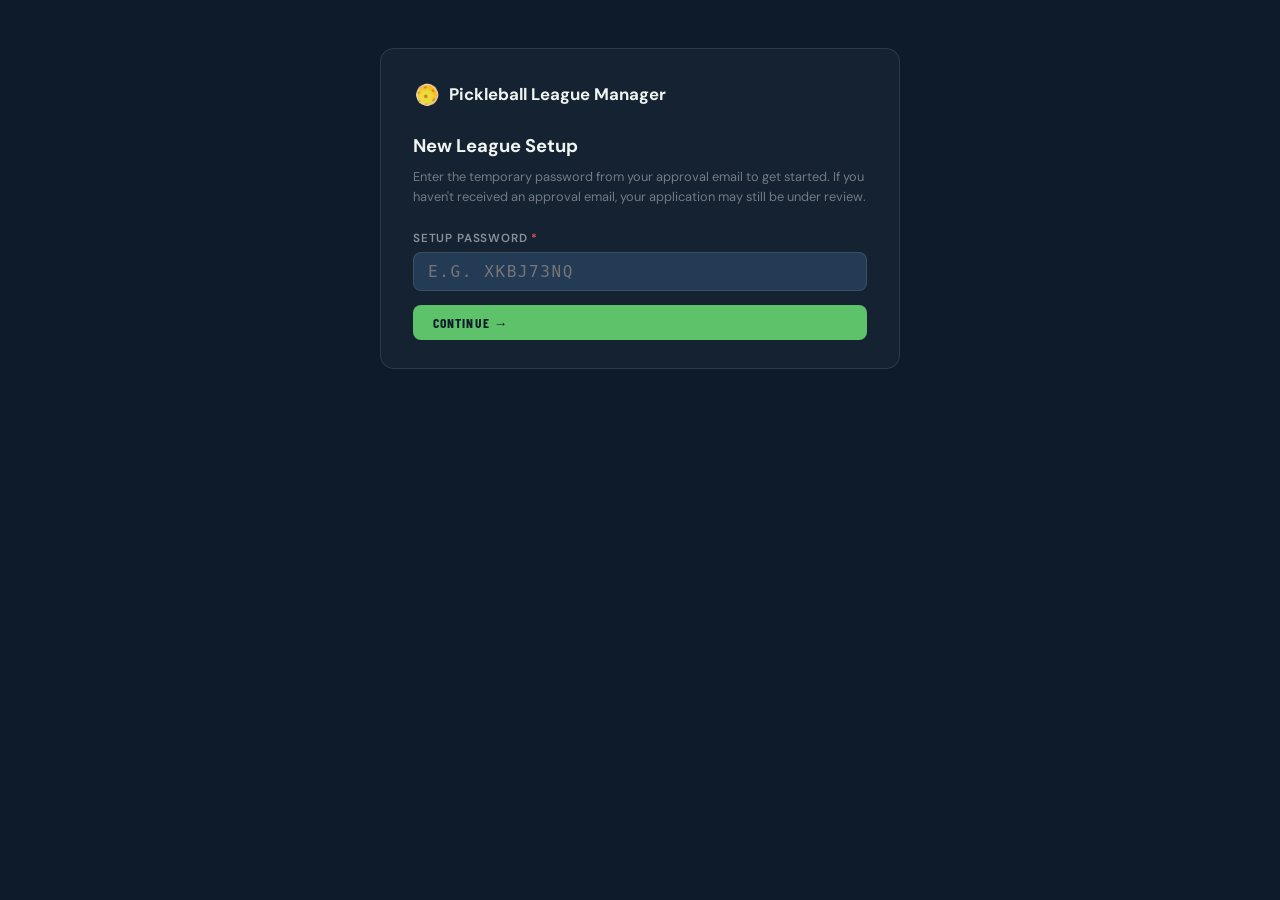
<file: setup.html>
<!DOCTYPE html>
<html lang="en">
<head>
  <meta charset="UTF-8">
  <meta name="viewport" content="width=device-width, initial-scale=1.0">
  <meta name="robots" content="noindex">
  <title>League Setup — Pickleball League Manager</title>
  <link rel="stylesheet" href="css/style.css">
  <style>
    body { min-height:100vh; display:flex; align-items:flex-start; justify-content:center;
           padding:48px 16px; background:#0d1b2a; }
    .setup-card { background:#152232; border:1px solid rgba(255,255,255,0.1);
                  border-radius:14px; max-width:520px; width:100%; padding:32px 32px 28px; }
    .setup-logo  { display:flex; align-items:center; gap:8px; margin-bottom:24px; }
    .setup-logo img { width:28px; height:28px; object-fit:contain; }
    .setup-logo span { font-family:'DM Sans',sans-serif; font-size:1.05rem; font-weight:700;
                       color:#f0f4f0; }
    .setup-title { font-family:'DM Sans',sans-serif; font-size:1.15rem; font-weight:700;
                   color:#f0f4f0; margin-bottom:6px; }
    .setup-sub   { font-size:0.8rem; color:rgba(255,255,255,0.4); line-height:1.6; margin-bottom:22px; }
    .field-label { display:block; font-size:0.73rem; font-weight:600; color:rgba(255,255,255,0.5);
                   text-transform:uppercase; letter-spacing:0.07em; margin-bottom:5px; }
    .field-hint  { font-size:0.71rem; color:rgba(255,255,255,0.3); margin-top:4px; line-height:1.5; }
    .step        { display:none; }
    .step.active { display:block; }
    .error-box   { font-size:0.8rem; color:#e05555; background:rgba(224,85,85,0.08);
                   border:1px solid rgba(224,85,85,0.25); border-radius:8px;
                   padding:10px 14px; margin-bottom:14px; display:none; }
    .success-box { background:rgba(45,122,58,0.12); border:1px solid rgba(45,122,58,0.3);
                   border-radius:10px; padding:20px; text-align:center; }
    .success-box h3 { color:#5ec26a; font-family:'DM Sans',sans-serif; margin:0 0 10px; }
    .success-box p  { font-size:0.87rem; color:rgba(255,255,255,0.7); line-height:1.7; margin:0 0 16px; }
  </style>
</head>
<body>
<div class="setup-card">
  <div class="setup-logo">
    <img src="img/pb_rot.gif" alt="">
    <span>Pickleball League Manager</span>
  </div>

  <!-- ── Step 1: Enter setup password ── -->
  <div class="step active" id="step-1">
    <div class="setup-title">New League Setup</div>
    <div class="setup-sub">
      Enter the temporary password from your approval email to get started.
      If you haven't received an approval email, your application may still be under review.
    </div>
    <div class="error-box" id="err-1"></div>
    <div style="margin-bottom:14px;">
      <label class="field-label">Setup Password <span style="color:#e05555;">*</span></label>
      <input id="setup-password" class="form-control" type="text"
        placeholder="e.g. XKBJ73NQ" autocomplete="off" spellcheck="false"
        style="font-family:monospace; font-size:1rem; letter-spacing:0.1em; text-transform:uppercase;">
    </div>
    <button id="btn-verify-password" class="btn btn-primary w-full">Continue →</button>
  </div>

  <!-- ── Step 2: League setup form ── -->
  <div class="step" id="step-2">
    <div class="setup-title">Create Your League</div>
    <div class="setup-sub">
      Fill in the details below. You can adjust most settings later from the admin panel.
    </div>
    <div class="error-box" id="err-2"></div>

    <div style="margin-bottom:14px;">
      <label class="field-label">League / Tournament Name <span style="color:#e05555;">*</span></label>
      <input id="setup-league-name" class="form-control" placeholder="e.g. Riverside Pickleball Club">
    </div>

    <div style="margin-bottom:6px;">
      <label class="field-label">League ID (slug) <span style="color:#e05555;">*</span></label>
      <input id="setup-slug" class="form-control" placeholder="e.g. riverside-pickleball"
        autocomplete="off" spellcheck="false"
        style="font-family:monospace; font-size:0.9rem;">
      <div class="field-hint">
        Lowercase letters, numbers, and hyphens only — <strong style="color:rgba(255,255,255,0.5);">no spaces</strong>.
        This becomes part of your URL and <strong style="color:rgba(255,255,255,0.5);">cannot be changed</strong> after creation.
      </div>
    </div>

    <div style="margin-bottom:14px; margin-top:14px;">
      <label class="field-label">Data Storage</label>
      <select id="setup-storage" class="form-control" style="max-width:280px;">
        <option value="supabase">Supabase (shared — recommended)</option>
        <option value="supabase-own">Supabase (my own account)</option>
        <option value="google">Google Sheets</option>
      </select>
      <div class="field-hint">Shared Supabase is fastest to set up. Use your own Supabase account for full data ownership. Google Sheets is simpler but slower.</div>
    </div>

    <!-- Own Supabase fields -->
    <div id="setup-own-sb-group" style="display:none; margin-bottom:14px;">
      <div style="margin-bottom:10px;">
        <label class="field-label">Supabase Project URL <span style="color:#e05555;">*</span></label>
        <input id="setup-sb-url" class="form-control" placeholder="https://xxxx.supabase.co"
          autocomplete="off" spellcheck="false" style="font-family:monospace; font-size:0.85rem;">
        <div class="field-hint">Found in your Supabase project → Settings → API → Project URL.</div>
      </div>
      <div style="margin-bottom:10px;">
        <label class="field-label">service_role Key <span style="color:#e05555;">*</span></label>
        <input id="setup-sb-key" class="form-control" type="password" placeholder="eyJ…"
          autocomplete="new-password" spellcheck="false" style="font-family:monospace; font-size:0.85rem;">
        <div class="field-hint">Found in Settings → API → Project API keys → <code style="color:rgba(255,200,100,0.9); background:rgba(255,255,255,0.06); padding:1px 5px; border-radius:3px;">service_role</code>. Keep this secret.</div>
      </div>
      <div style="margin-bottom:10px;">
        <label class="field-label">Database Setup</label>
        <div class="field-hint" style="margin-bottom:6px;">Run this SQL in your Supabase project → SQL Editor before validating.</div>
        <textarea id="setup-sb-sql" readonly rows="5"
          style="width:100%; box-sizing:border-box; background:rgba(0,0,0,0.3); border:1px solid rgba(255,255,255,0.1);
                 border-radius:6px; padding:8px 10px; font-family:monospace; font-size:0.72rem;
                 color:rgba(255,255,255,0.6); resize:vertical;">Loading SQL…</textarea>
        <button type="button" id="btn-setup-copy-sql" class="btn btn-secondary"
          style="margin-top:6px; padding:4px 14px; font-size:0.78rem;">Copy SQL</button>
      </div>
      <button type="button" id="btn-setup-validate-sb" class="btn btn-secondary"
        style="padding:4px 14px; font-size:0.78rem;">Validate Connection</button>
      <div id="setup-sb-validate-msg" style="font-size:0.78rem; margin-top:6px;"></div>
    </div>

    <div id="setup-sheet-group" style="display:none; margin-bottom:14px;">
      <label class="field-label">Google Sheet ID <span style="color:rgba(255,255,255,0.3); font-weight:400; text-transform:none;">(optional — leave blank to auto-create)</span></label>
      <input id="setup-sheet-id" class="form-control" placeholder="Leave blank to auto-create"
        autocomplete="off" spellcheck="false" style="font-family:monospace; font-size:0.85rem;">
      <div class="field-hint">
        If you'd like to use your own Google Sheet, paste its ID here — the part of the URL between
        <code style="color:rgba(255,200,100,0.9); background:rgba(255,255,255,0.06); padding:1px 5px; border-radius:3px;">d/</code>
        and
        <code style="color:rgba(255,200,100,0.9); background:rgba(255,255,255,0.06); padding:1px 5px; border-radius:3px;">/edit</code>.
        You must first share the sheet with
        <strong style="color:rgba(255,255,255,0.6); user-select:all;">pbleaguemanager@gmail.com</strong>
        as <strong style="color:rgba(255,255,255,0.6);">Editor</strong>.
      </div>
    </div>

    <div style="margin-bottom:20px;">
      <label class="field-label">Admin Password <span style="color:#e05555;">*</span></label>
      <input id="setup-admin-pin" class="form-control" type="password"
        placeholder="Choose a password for admin login" autocomplete="new-password"
        style="max-width:280px;">
      <div class="field-hint">You'll use this to log in to the league admin panel.</div>
    </div>

    <div id="setup-creating" style="display:none; font-size:0.83rem; color:rgba(255,255,255,0.5);
      margin-bottom:12px; display:none; align-items:center; gap:8px;">
      <span style="animation:spin 0.8s linear infinite; display:inline-block;">⏳</span>
      Creating your league — this may take 15–20 seconds…
    </div>

    <div style="display:flex; gap:10px; flex-wrap:wrap;">
      <button id="btn-create-league" class="btn btn-primary">Create League</button>
      <button id="btn-back-1" class="btn btn-secondary">← Back</button>
    </div>
  </div>

  <!-- ── Step 3: Success ── -->
  <div class="step" id="step-3">
    <div class="success-box">
      <h3>Your league is ready!</h3>
      <p>Your league has been created. Use the link below to log in — bookmark it so you can always find your league.</p>
      <a id="setup-login-link" href="#" class="btn btn-primary" style="display:inline-block; margin-bottom:16px;">
        Log In to Your League →
      </a>
      <div style="background:rgba(0,0,0,0.2); border-radius:6px; padding:10px 14px; margin-bottom:4px; text-align:left;">
        <div style="font-size:0.7rem; color:rgba(255,255,255,0.4); text-transform:uppercase; letter-spacing:0.07em; margin-bottom:4px;">Your league URL</div>
        <div id="setup-login-url" style="font-family:monospace; font-size:0.8rem; color:rgba(255,255,255,0.75); word-break:break-all; user-select:all;"></div>
      </div>
      <p style="font-size:0.75rem; color:rgba(255,255,255,0.3); margin:6px 0 0;">Click the URL above to select and copy it.</p>
    </div>
  </div>
</div>

<script src="js/settings.js"></script>
<script>
(function() {
  // Simple fetch wrapper — GAS requires text/plain for CORS
  async function post(body) {
    const res = await fetch(GAS_URL, {
      method: 'POST',
      headers: { 'Content-Type': 'text/plain' },
      body: JSON.stringify(body),
      redirect: 'follow',
    });
    const data = await res.json();
    if (data.error) throw new Error(data.error);
    return data;
  }

  function showStep(n) {
    document.querySelectorAll('.step').forEach((s, i) => s.classList.toggle('active', i + 1 === n));
  }

  function showErr(id, msg) {
    const el = document.getElementById(id);
    el.textContent = msg;
    el.style.display = 'block';
  }
  function hideErr(id) { document.getElementById(id).style.display = 'none'; }

  let _setupPassword = '';

  // ── Step 1: Verify password ──────────────────────────────
  document.getElementById('setup-password').addEventListener('keydown', e => {
    if (e.key === 'Enter') document.getElementById('btn-verify-password').click();
  });

  document.getElementById('btn-verify-password').addEventListener('click', async () => {
    hideErr('err-1');
    const pw = document.getElementById('setup-password').value.trim().toUpperCase();
    if (!pw) { showErr('err-1', 'Please enter your setup password.'); return; }

    const btn = document.getElementById('btn-verify-password');
    btn.disabled = true; btn.textContent = '⏳ Checking…';

    // Pre-validate by passing to setup; if password doesn't match we get an error back.
    // We don't actually create the league yet — just check the password exists by calling
    // submitSetupForm with intentionally missing fields; the GAS function checks password first.
    // Instead, we just move to step 2 and let the final submit catch a bad password there.
    // (No separate "validate password only" endpoint — keep it simple and let step 2 handle it.)
    _setupPassword = pw;
    btn.disabled = false; btn.textContent = 'Continue →';
    showStep(2);
  });

  // ── Step 2: Create league ────────────────────────────────
  // Load SQL into textarea when own-supabase is first selected
  (function() {
    let _sqlLoaded = false;
    document.getElementById('setup-storage').addEventListener('change', function() {
      const isOwnSb = this.value === 'supabase-own';
      const isGoogle = this.value === 'google';
      document.getElementById('setup-sheet-group').style.display = isGoogle ? '' : 'none';
      document.getElementById('setup-own-sb-group').style.display = isOwnSb ? '' : 'none';
      if (isOwnSb && !_sqlLoaded) {
        _sqlLoaded = true;
        fetch('supabase_setup.sql')
          .then(r => r.ok ? r.text() : Promise.reject())
          .then(sql => { document.getElementById('setup-sb-sql').value = sql; })
          .catch(() => { document.getElementById('setup-sb-sql').value = '-- Could not load supabase_setup.sql'; });
      }
    });
  })();

  document.getElementById('btn-setup-copy-sql').addEventListener('click', async function() {
    const sql = document.getElementById('setup-sb-sql').value;
    try { await navigator.clipboard.writeText(sql); }
    catch { document.getElementById('setup-sb-sql').select(); document.execCommand('copy'); }
    this.textContent = 'Copied!';
    setTimeout(() => { this.textContent = 'Copy SQL'; }, 2000);
  });

  document.getElementById('btn-setup-validate-sb').addEventListener('click', async function() {
    const url = document.getElementById('setup-sb-url').value.trim();
    const key = document.getElementById('setup-sb-key').value.trim();
    const msg = document.getElementById('setup-sb-validate-msg');
    if (!url || !key) { msg.style.color = '#e05555'; msg.textContent = 'Enter URL and key first.'; return; }
    this.disabled = true; this.textContent = 'Validating…'; msg.textContent = '';
    try {
      const res = await post({ action: 'validateOwnSupabase', supabaseUrl: url, supabaseKey: key });
      if (res.success) {
        msg.style.color = '#5ec26a';
        msg.textContent = '✓ Connection OK — all tables found.';
      } else {
        msg.style.color = '#e05555';
        msg.textContent = res.missing?.length
          ? 'Missing tables: ' + res.missing.join(', ') + '. Run the SQL script first.'
          : (res.error || 'Validation failed.');
      }
    } catch(e) { msg.style.color = '#e05555'; msg.textContent = e.message; }
    finally { this.disabled = false; this.textContent = 'Validate Connection'; }
  });

  document.getElementById('btn-back-1').addEventListener('click', () => {
    hideErr('err-2');
    showStep(1);
  });

  // Auto-generate slug from league name
  document.getElementById('setup-league-name').addEventListener('input', function() {
    const slugEl = document.getElementById('setup-slug');
    if (!slugEl._edited) {
      slugEl.value = this.value.toLowerCase()
        .replace(/[^a-z0-9\s-]/g, '')
        .trim()
        .replace(/\s+/g, '-')
        .replace(/-+/g, '-');
    }
  });
  document.getElementById('setup-slug').addEventListener('input', function() {
    this._edited = this.value.length > 0;
    // Force valid characters
    this.value = this.value.toLowerCase().replace(/[^a-z0-9-]/g, '');
  });

  document.getElementById('btn-create-league').addEventListener('click', async () => {
    hideErr('err-2');
    const leagueName = document.getElementById('setup-league-name').value.trim();
    const leagueId   = document.getElementById('setup-slug').value.trim().toLowerCase();
    const storage    = document.getElementById('setup-storage').value;
    const sheetId    = document.getElementById('setup-sheet-id').value.trim();
    const adminPin   = document.getElementById('setup-admin-pin').value.trim();

    if (!leagueName) { showErr('err-2', 'League name is required.'); return; }
    if (!leagueId)   { showErr('err-2', 'League ID is required.'); return; }
    if (!/^[a-z0-9-]+$/.test(leagueId)) {
      showErr('err-2', 'League ID may only contain lowercase letters, numbers, and hyphens.'); return;
    }
    if (!adminPin)   { showErr('err-2', 'Admin password is required.'); return; }
    if (adminPin.length < 4) { showErr('err-2', 'Admin password must be at least 4 characters.'); return; }

    const supabaseUrl = document.getElementById('setup-sb-url').value.trim();
    const supabaseKey = document.getElementById('setup-sb-key').value.trim();
    if (storage === 'supabase-own') {
      if (!supabaseUrl || !supabaseKey) {
        showErr('err-2', 'Supabase URL and service_role key are required for your own Supabase account.');
        return;
      }
    }

    const btn = document.getElementById('btn-create-league');
    const creatingEl = document.getElementById('setup-creating');
    btn.disabled = true; btn.textContent = '⏳ Creating…';
    creatingEl.style.display = 'flex';

    try {
      const result = await post({
        action: 'submitSetupForm',
        setupPassword: _setupPassword,
        leagueId,
        leagueName,
        storage,
        sheetId,
        adminPin,
        supabaseUrl: supabaseUrl || null,
        supabaseKey: supabaseKey || null,
      });

      if (!result.success) throw new Error(result.error || 'League creation failed.');

      // Build login link
      const finalId  = result.leagueId || leagueId;
      const loginUrl = APP_BASE_URL + 'index.html?league=' + encodeURIComponent(finalId);
      document.getElementById('setup-login-link').href = loginUrl;
      document.getElementById('setup-login-url').textContent = loginUrl;
      showStep(3);
    } catch(e) {
      showErr('err-2', e.message);
      btn.disabled = false; btn.textContent = 'Create League';
      creatingEl.style.display = 'none';
    }
  });
})();
</script>
</body>
</html>
</file>
<file: css/style.css>
/* ============================================================
   Pickleball League Manager — Stylesheet
   Aesthetic: Athletic / Court-inspired
   Fonts: Barlow Condensed (display) + DM Sans (body)
   Colors: Deep navy court + vibrant pickle-green accent
   ============================================================ */

@import url('https://fonts.googleapis.com/css2?family=Barlow+Condensed:wght@400;600;700;800&family=DM+Sans:wght@300;400;500;600&display=swap');

/* ── Variables ─────────────────────────────────────────────── */
:root {
  --navy:      #0d1b2a;
  --navy-mid:  #1a2f45;
  --navy-light:#243b55;
  --green:     #5ec26a;
  --green-dim: #3d9147;
  --gold:      #f5c542;
  --white:     #f0f4f8;
  --muted:     #7a9bb5;
  --danger:    #e05a5a;
  --warn:      #f0a030;

  --font-display: 'Barlow Condensed', sans-serif;
  --font-body:    'DM Sans', sans-serif;

  --radius:    8px;
  --radius-lg: 16px;
  --shadow:    0 4px 24px rgba(0,0,0,0.3);
  --transition: 0.18s ease;
}

/* ── Reset & Base ───────────────────────────────────────────── */
*, *::before, *::after { box-sizing: border-box; margin: 0; padding: 0; }

html { font-size: 16px; }

body {
  font-family: var(--font-body);
  background: var(--navy);
  color: var(--white);
  min-height: 100vh;
  line-height: 1.5;
}

a { color: var(--green); text-decoration: none; }
a:hover { text-decoration: underline; }

/* ── Court Pattern Background ───────────────────────────────── */
.court-bg {
  background:
    repeating-linear-gradient(
      90deg,
      rgba(255,255,255,0.015) 0px,
      rgba(255,255,255,0.015) 1px,
      transparent 1px,
      transparent 80px
    ),
    repeating-linear-gradient(
      0deg,
      rgba(255,255,255,0.015) 0px,
      rgba(255,255,255,0.015) 1px,
      transparent 1px,
      transparent 80px
    ),
    var(--navy);
}

/* ── Typography ─────────────────────────────────────────────── */
h1, h2, h3, h4 {
  font-family: var(--font-display);
  font-weight: 700;
  letter-spacing: 0.04em;
  text-transform: uppercase;
}

h1 { font-size: 2.8rem; line-height: 1.1; }
h2 { font-size: 2rem; }
h3 { font-size: 1.4rem; }
h4 { font-size: 1.1rem; }

.label {
  font-size: 0.7rem;
  letter-spacing: 0.12em;
  text-transform: uppercase;
  color: var(--muted);
  font-weight: 600;
}

/* ── Layout ─────────────────────────────────────────────────── */
.app-shell {
  display: flex;
  flex-direction: column;
  min-height: 100vh;
}

.topbar {
  display: flex;
  align-items: center;
  justify-content: space-between;
  padding: 0 24px;
  height: 60px;
  background: var(--navy-mid);
  border-bottom: 2px solid var(--green);
  position: sticky;
  top: 0;
  z-index: 100;
}

.topbar-brand {
  font-family: var(--font-display);
  font-size: 1.3rem;
  font-weight: 800;
  letter-spacing: 0.08em;
  color: var(--white);
  text-transform: uppercase;
}

.topbar-brand span { color: var(--green); }

.topbar-right {
  display: flex;
  align-items: center;
  gap: 16px;
}

.user-chip {
  font-size: 0.8rem;
  font-weight: 600;
  letter-spacing: 0.06em;
  text-transform: uppercase;
  color: var(--muted);
  background: var(--navy-light);
  padding: 4px 12px;
  border-radius: 20px;
}

.user-chip .name { color: var(--green); }

/* ── Main Content ────────────────────────────────────────────── */
.main-content {
  display: flex;
  flex: 1;
}

.sidebar {
  width: 220px;
  background: var(--navy-mid);
  border-right: 1px solid rgba(255,255,255,0.06);
  padding: 24px 0;
  flex-shrink: 0;
}

.nav-section {
  padding: 0 16px 8px;
  margin-bottom: 4px;
}

.nav-section-label {
  font-size: 0.65rem;
  letter-spacing: 0.14em;
  text-transform: uppercase;
  color: var(--muted);
  font-weight: 600;
  padding: 8px 8px 4px;
}

.nav-item {
  display: flex;
  align-items: center;
  gap: 10px;
  padding: 9px 12px;
  border-radius: var(--radius);
  cursor: pointer;
  font-size: 0.88rem;
  font-weight: 500;
  color: var(--muted);
  transition: background var(--transition), color var(--transition);
  user-select: none;
}

.nav-item:hover { background: rgba(255,255,255,0.05); color: var(--white); }
.nav-item.active { background: rgba(94,194,106,0.15); color: var(--green); }
.nav-item .icon { font-size: 1.1rem; width: 20px; text-align: center; }

.page-area {
  flex: 1;
  padding: 28px 32px;
  overflow-y: auto;
  max-width: 1100px;
}

.page-header {
  display: flex;
  align-items: baseline;
  justify-content: space-between;
  margin-bottom: 24px;
  gap: 16px;
}

.page-header h2 { color: var(--white); }

/* ── Cards ───────────────────────────────────────────────────── */
.card {
  background: var(--navy-mid);
  border-radius: var(--radius-lg);
  border: 1px solid rgba(255,255,255,0.06);
  padding: 20px;
  margin-bottom: 20px;
}

.card-header {
  display: flex;
  align-items: center;
  justify-content: space-between;
  margin-bottom: 16px;
  padding-bottom: 12px;
  border-bottom: 1px solid rgba(255,255,255,0.06);
}

.card-title {
  font-family: var(--font-display);
  font-size: 1rem;
  font-weight: 700;
  letter-spacing: 0.08em;
  text-transform: uppercase;
  color: var(--white);
}

.card-grid {
  display: grid;
  grid-template-columns: repeat(auto-fill, minmax(150px, 1fr));
  gap: 16px;
}

/* ── Stat Tiles ──────────────────────────────────────────────── */
.stat-tile {
  background: var(--navy-light);
  border-radius: var(--radius);
  padding: 10px 14px;
  border-left: 3px solid var(--green);
}

.stat-tile .stat-value {
  font-family: var(--font-display);
  font-size: 1.4rem;
  font-weight: 800;
  color: var(--green);
  line-height: 1;
}

.stat-tile .stat-label {
  font-size: 0.68rem;
  letter-spacing: 0.08em;
  text-transform: uppercase;
  color: var(--muted);
  margin-top: 3px;
}

/* ── Tables ──────────────────────────────────────────────────── */
.table-wrap { overflow-x: auto; }

table {
  width: 100%;
  border-collapse: collapse;
  font-size: 0.88rem;
}

thead th {
  font-family: var(--font-display);
  font-size: 0.72rem;
  font-weight: 700;
  letter-spacing: 0.12em;
  text-transform: uppercase;
  color: var(--muted);
  padding: 8px 12px;
  text-align: left;
  border-bottom: 1px solid rgba(255,255,255,0.08);
  white-space: nowrap;
}

tbody tr {
  border-bottom: 1px solid rgba(255,255,255,0.04);
  transition: background var(--transition);
}

tbody tr:hover { background: rgba(255,255,255,0.03); }

td {
  padding: 10px 12px;
  vertical-align: middle;
}

.compact-table td { padding: 5px 10px; }
.compact-table thead th { padding: 5px 10px; }
.compact-table .rank-cell { font-size: 0.95rem; }

.rank-cell {
  font-family: var(--font-display);
  font-size: 1.1rem;
  font-weight: 800;
  color: var(--muted);
  width: 40px;
}

.rank-cell.top { color: var(--gold); }

.player-name {
  font-weight: 600;
  color: var(--white);
}

.win { color: var(--green); font-weight: 600; }
.loss { color: var(--danger); }
.neutral { color: var(--muted); }

/* ── Badges ──────────────────────────────────────────────────── */
.badge {
  display: inline-block;
  font-size: 0.68rem;
  font-weight: 700;
  letter-spacing: 0.08em;
  text-transform: uppercase;
  padding: 2px 8px;
  border-radius: 20px;
}

.badge-green  { background: rgba(94,194,106,0.2);  color: var(--green); }
.badge-gold   { background: rgba(245,197,66,0.2);  color: var(--gold); }
.badge-red    { background: rgba(224,90,90,0.2);   color: var(--danger); }
.badge-muted  { background: rgba(122,155,181,0.15); color: var(--muted); }
.badge-warn   { background: rgba(240,160,48,0.2);  color: var(--warn); }

/* ── Buttons ─────────────────────────────────────────────────── */
.btn {
  display: inline-flex;
  align-items: center;
  gap: 6px;
  font-family: var(--font-display);
  font-size: 0.85rem;
  font-weight: 700;
  letter-spacing: 0.08em;
  text-transform: uppercase;
  padding: 9px 20px;
  border-radius: var(--radius);
  border: none;
  cursor: pointer;
  transition: all var(--transition);
  white-space: nowrap;
}

.btn-primary {
  background: var(--green);
  color: var(--navy);
}
.btn-primary:hover { background: #70d47c; transform: translateY(-1px); }

.btn-secondary {
  background: var(--navy-light);
  color: var(--white);
  border: 1px solid rgba(255,255,255,0.1);
}
.btn-secondary:hover { background: rgba(255,255,255,0.1); }

.btn-danger {
  background: rgba(224,90,90,0.15);
  color: var(--danger);
  border: 1px solid rgba(224,90,90,0.3);
}
.btn-danger:hover { background: rgba(224,90,90,0.25); }

.btn-gold {
  background: var(--gold);
  color: var(--navy);
}
.btn-gold:hover { background: #ffd355; }

.btn:disabled { opacity: 0.4; cursor: not-allowed; transform: none; }

.btn-group { display: flex; gap: 8px; flex-wrap: wrap; }

/* ── Forms ───────────────────────────────────────────────────── */
.form-group {
  margin-bottom: 16px;
}

.form-label {
  display: block;
  font-size: 0.72rem;
  font-weight: 600;
  letter-spacing: 0.1em;
  text-transform: uppercase;
  color: var(--muted);
  margin-bottom: 6px;
}

.form-control {
  width: 100%;
  background: var(--navy-light);
  border: 1px solid rgba(255,255,255,0.1);
  border-radius: var(--radius);
  color: var(--white);
  font-family: var(--font-body);
  font-size: 0.95rem;
  padding: 9px 14px;
  outline: none;
  transition: border-color var(--transition);
}

.form-control:focus { border-color: var(--green); }

/* Hide native datalist dropdown triangle on inputs with list= attribute */
.ep-player::-webkit-calendar-picker-indicator { display: none !important; }
.ep-player::-webkit-list-button { display: none !important; }

select.form-control option { background: var(--navy-mid); }

.form-row {
  display: grid;
  grid-template-columns: repeat(auto-fill, minmax(180px, 1fr));
  gap: 12px;
}

/* ── Score Input ─────────────────────────────────────────────── */
.score-input {
  width: 60px;
  text-align: center;
  background: var(--navy-light);
  border: 1px solid rgba(255,255,255,0.12);
  border-radius: var(--radius);
  color: var(--white);
  font-family: var(--font-display);
  font-size: 1.3rem;
  font-weight: 700;
  padding: 6px;
  outline: none;
}

.score-input:focus { border-color: var(--green); }

.vs-divider {
  font-family: var(--font-display);
  font-size: 0.8rem;
  font-weight: 800;
  letter-spacing: 0.1em;
  color: var(--muted);
  padding: 0 8px;
}

/* ── Game Card ───────────────────────────────────────────────── */
.game-card {
  background: var(--navy-light);
  border-radius: var(--radius);
  padding: 14px 16px;
  margin-bottom: 8px;
  display: grid;
  grid-template-columns: 40px 1fr auto 1fr auto;
  align-items: center;
  gap: 8px;
  border: 1px solid rgba(255,255,255,0.05);
  transition: border-color var(--transition);
}

.game-card:hover { border-color: rgba(94,194,106,0.2); }

.court-label {
  font-family: var(--font-display);
  font-size: 0.7rem;
  font-weight: 700;
  letter-spacing: 0.1em;
  text-transform: uppercase;
  color: var(--muted);
  writing-mode: vertical-rl;
  text-orientation: mixed;
  transform: rotate(180deg);
  text-align: center;
}

.team-names {
  font-weight: 600;
  font-size: 0.9rem;
  line-height: 1.4;
}

.team-names .partner { display: block; font-size: 0.78rem; color: var(--muted); font-weight: 400; }

.score-display {
  font-family: var(--font-display);
  font-size: 1.5rem;
  font-weight: 800;
  padding: 0 4px;
}

.score-display.winner { color: var(--green); }
.score-display.loser  { color: var(--muted); }
.score-display.pending { color: rgba(255,255,255,0.2); }

/* ── Attendance Grid ─────────────────────────────────────────── */
.att-grid {
  display: grid;
  gap: 4px;
}

.att-row {
  display: grid;
  grid-template-columns: 90px repeat(auto-fill, minmax(44px, 1fr));
  gap: 3px;
  align-items: center;
}

.att-player-name {
  font-size: 0.85rem;
  font-weight: 500;
  overflow: hidden;
  text-overflow: ellipsis;
  white-space: nowrap;
}

.att-cell {
  text-align: center;
  padding: 4px;
  border-radius: 4px;
  font-size: 0.72rem;
  font-weight: 700;
  letter-spacing: 0.06em;
  text-transform: uppercase;
  cursor: pointer;
  border: 1px solid transparent;
  transition: all var(--transition);
  user-select: none;
}

.att-cell.present  { background: rgba(94,194,106,0.2);  color: var(--green); border-color: rgba(94,194,106,0.3); }
.att-cell.absent   { background: rgba(224,90,90,0.15);  color: var(--danger); border-color: rgba(224,90,90,0.2); }
.att-cell.tbd        { background: rgba(122,155,181,0.1); color: var(--muted); }
.att-cell.sit-out    { background: rgba(232,184,75,0.12); color: var(--gold); border-color: rgba(232,184,75,0.25); }
.att-cell.editable:hover { filter: brightness(1.3); }

.att-week-header {
  font-family: var(--font-display);
  font-size: 0.7rem;
  font-weight: 700;
  letter-spacing: 0.1em;
  text-transform: uppercase;
  color: var(--muted);
  text-align: center;
}

/* ── Login Page ──────────────────────────────────────────────── */
.login-page {
  min-height: 100vh;
  display: flex;
  align-items: center;
  justify-content: center;
}

.login-box {
  width: 100%;
  max-width: 380px;
  padding: 40px;
  background: var(--navy-mid);
  border-radius: var(--radius-lg);
  border: 1px solid rgba(255,255,255,0.08);
  box-shadow: var(--shadow);
}

.login-logo {
  text-align: center;
  margin-bottom: 32px;
}

@keyframes spin {
  0%   { transform: rotate(0deg); }
  100% { transform: rotate(360deg); }
}
@keyframes pulse {
  0%, 100% { opacity: 1; }
  50%       { opacity: 0.3; }
}

.login-logo h1 {
  font-size: 1.8rem;
  color: var(--white);
}

.login-logo h1 span { color: var(--green); }

.login-logo .league-name {
  font-size: 0.8rem;
  color: var(--muted);
  margin-top: 4px;
  font-weight: 400;
  text-transform: none;
  letter-spacing: 0;
}

.pin-input {
  font-family: var(--font-display);
  font-size: 2rem;
  font-weight: 800;
  letter-spacing: 0.3em;
  text-align: center;
}

.login-divider {
  text-align: center;
  margin: 20px 0;
  font-size: 0.75rem;
  color: var(--muted);
  position: relative;
}

.login-divider::before,
.login-divider::after {
  content: '';
  position: absolute;
  top: 50%;
  width: 40%;
  height: 1px;
  background: rgba(255,255,255,0.08);
}
.login-divider::before { left: 0; }
.login-divider::after  { right: 0; }

/* ── Tabs ────────────────────────────────────────────────────── */
.tabs {
  display: flex;
  gap: 4px;
  background: var(--navy-light);
  padding: 4px;
  border-radius: var(--radius);
  margin-bottom: 20px;
  flex-wrap: wrap;
}

.tab-btn {
  font-family: var(--font-display);
  font-size: 0.8rem;
  font-weight: 700;
  letter-spacing: 0.08em;
  text-transform: uppercase;
  padding: 7px 16px;
  border: none;
  background: transparent;
  color: var(--muted);
  cursor: pointer;
  border-radius: 5px;
  transition: all var(--transition);
}

.tab-btn.active { background: var(--navy-mid); color: var(--green); }
.tab-btn:hover:not(.active) { color: var(--white); }

.tab-panel { display: none; }
.tab-panel.active { display: block; }

/* ── Round Section ───────────────────────────────────────────── */
.round-header {
  font-family: var(--font-display);
  font-size: 0.8rem;
  font-weight: 700;
  letter-spacing: 0.14em;
  text-transform: uppercase;
  color: var(--muted);
  padding: 12px 0 6px;
  border-bottom: 1px solid rgba(255,255,255,0.05);
  margin-bottom: 8px;
  margin-top: 16px;
}

/* ── Player List (admin) ─────────────────────────────────────── */
.player-row {
  display: grid;
  grid-template-columns: 1fr 100px 120px 60px 40px;
  gap: 8px;
  align-items: center;
  margin-bottom: 8px;
}

/* ── Toast ───────────────────────────────────────────────────── */
#toast-container {
  position: fixed;
  bottom: 24px;
  right: 24px;
  display: flex;
  flex-direction: column;
  gap: 8px;
  z-index: 9999;
}

.toast {
  background: var(--navy-light);
  border-left: 3px solid var(--green);
  border-radius: var(--radius);
  padding: 12px 16px;
  font-size: 0.85rem;
  font-weight: 500;
  box-shadow: var(--shadow);
  animation: slideIn 0.2s ease;
  max-width: 320px;
}

.toast.error { border-color: var(--danger); }
.toast.warn  { border-color: var(--warn); }

@keyframes slideIn {
  from { transform: translateX(40px); opacity: 0; }
  to   { transform: translateX(0);    opacity: 1; }
}

/* ── Loading ─────────────────────────────────────────────────── */
.loading-overlay {
  position: fixed;
  inset: 0;
  background: rgba(13,27,42,0.85);
  display: flex;
  align-items: center;
  justify-content: center;
  z-index: 9998;
}

.spinner {
  width: 40px;
  height: 40px;
  border: 3px solid rgba(94,194,106,0.2);
  border-top-color: var(--green);
  border-radius: 50%;
  animation: rotate 0.7s linear infinite;
}

@keyframes rotate {
  to { transform: rotate(360deg); }
}

/* ── Week Selector ───────────────────────────────────────────── */
.week-selector {
  display: flex;
  align-items: center;
  gap: 8px;
}

.week-selector button {
  background: var(--navy-light);
  border: 1px solid rgba(255,255,255,0.1);
  color: var(--white);
  width: 30px;
  height: 30px;
  border-radius: var(--radius);
  cursor: pointer;
  font-size: 1rem;
  display: flex;
  align-items: center;
  justify-content: center;
}

.week-selector .week-num {
  font-family: var(--font-display);
  font-size: 1rem;
  font-weight: 700;
  min-width: 60px;
  text-align: center;
}

/* ── Optimizer Panel ─────────────────────────────────────────── */
.optimizer-status {
  font-size: 0.85rem;
  color: var(--muted);
  margin-top: 8px;
}

.optimizer-status .score {
  font-family: var(--font-display);
  font-size: 1.4rem;
  font-weight: 700;
  color: var(--gold);
}

/* ── Hamburger Button (always in DOM, visible only on mobile) ── */
.nav-toggle {
  display: none;
  background: none;
  border: none;
  cursor: pointer;
  padding: 6px;
  flex-direction: column;
  justify-content: center;
  gap: 5px;
  z-index: 201;
}

.nav-toggle span {
  display: block;
  width: 24px;
  height: 2px;
  background: var(--white);
  border-radius: 2px;
  transition: all 0.22s ease;
  transform-origin: center;
}

/* Animate to X when open */
.nav-toggle.open span:nth-child(1) { transform: translateY(7px) rotate(45deg); }
.nav-toggle.open span:nth-child(2) { opacity: 0; transform: scaleX(0); }
.nav-toggle.open span:nth-child(3) { transform: translateY(-7px) rotate(-45deg); }

/* ── Drawer backdrop ─────────────────────────────────────────── */
.nav-backdrop {
  display: none;
  position: fixed;
  inset: 0;
  background: rgba(0,0,0,0.55);
  z-index: 199;
}

.nav-backdrop.visible { display: block; }

/* ── Responsive ──────────────────────────────────────────────── */
@media (max-width: 768px) {
  /* Show hamburger, hide sidebar by default */
  .nav-toggle { display: flex; }

  .sidebar {
    position: fixed;
    top: 0;
    left: 0;
    height: 100vh;
    width: 240px;
    z-index: 200;
    transform: translateX(-100%);
    transition: transform 0.25s ease;
    padding-top: 70px; /* clear topbar */
    overflow-y: auto;
  }

  .sidebar.open { transform: translateX(0); }

  .page-area { padding: 16px; }

  .game-card {
    grid-template-columns: 1fr;
    gap: 4px;
  }

  .player-row {
    grid-template-columns: 1fr 80px 80px 50px 30px;
    gap: 4px;
  }

  h1 { font-size: 2rem; }

  .tabs { gap: 2px; }
  .tab-btn { padding: 6px 10px; font-size: 0.72rem; }
}

/* ── Game Timers ─────────────────────────────────────────────── */
@keyframes tmr-blink {
  0%, 49%  { opacity: 1; }
  50%, 100% { opacity: 0; }
}
@keyframes tmr-pulse {
  0%, 100% { opacity: 1; transform: scale(1); }
  50%      { opacity: 0.65; transform: scale(1.06); }
}

.tmr-flash {
  animation: tmr-blink 0.55s step-end infinite;
}
.tmr-start-pulse {
  animation: tmr-pulse 0.5s ease-in-out infinite;
  display: inline-block;
}

/* ── Utility ─────────────────────────────────────────────────── */
.mt-0 { margin-top: 0; }
.mt-1 { margin-top: 8px; }
.mt-2 { margin-top: 16px; }
.mt-3 { margin-top: 24px; }
.mb-0 { margin-bottom: 0; }
.mb-1 { margin-bottom: 8px; }
.mb-2 { margin-bottom: 16px; }
.text-muted  { color: var(--muted); }
.text-green  { color: var(--green); }
.text-gold   { color: var(--gold); }
.text-danger { color: var(--danger); }
.text-right  { text-align: right; }
.text-center { text-align: center; }
.flex        { display: flex; }
.flex-wrap   { flex-wrap: wrap; }
.items-center { align-items: center; }
.justify-between { justify-content: space-between; }
.gap-1 { gap: 8px; }
.gap-2 { gap: 16px; }
.w-full { width: 100%; }
.hidden { display: none !important; }
</file>
